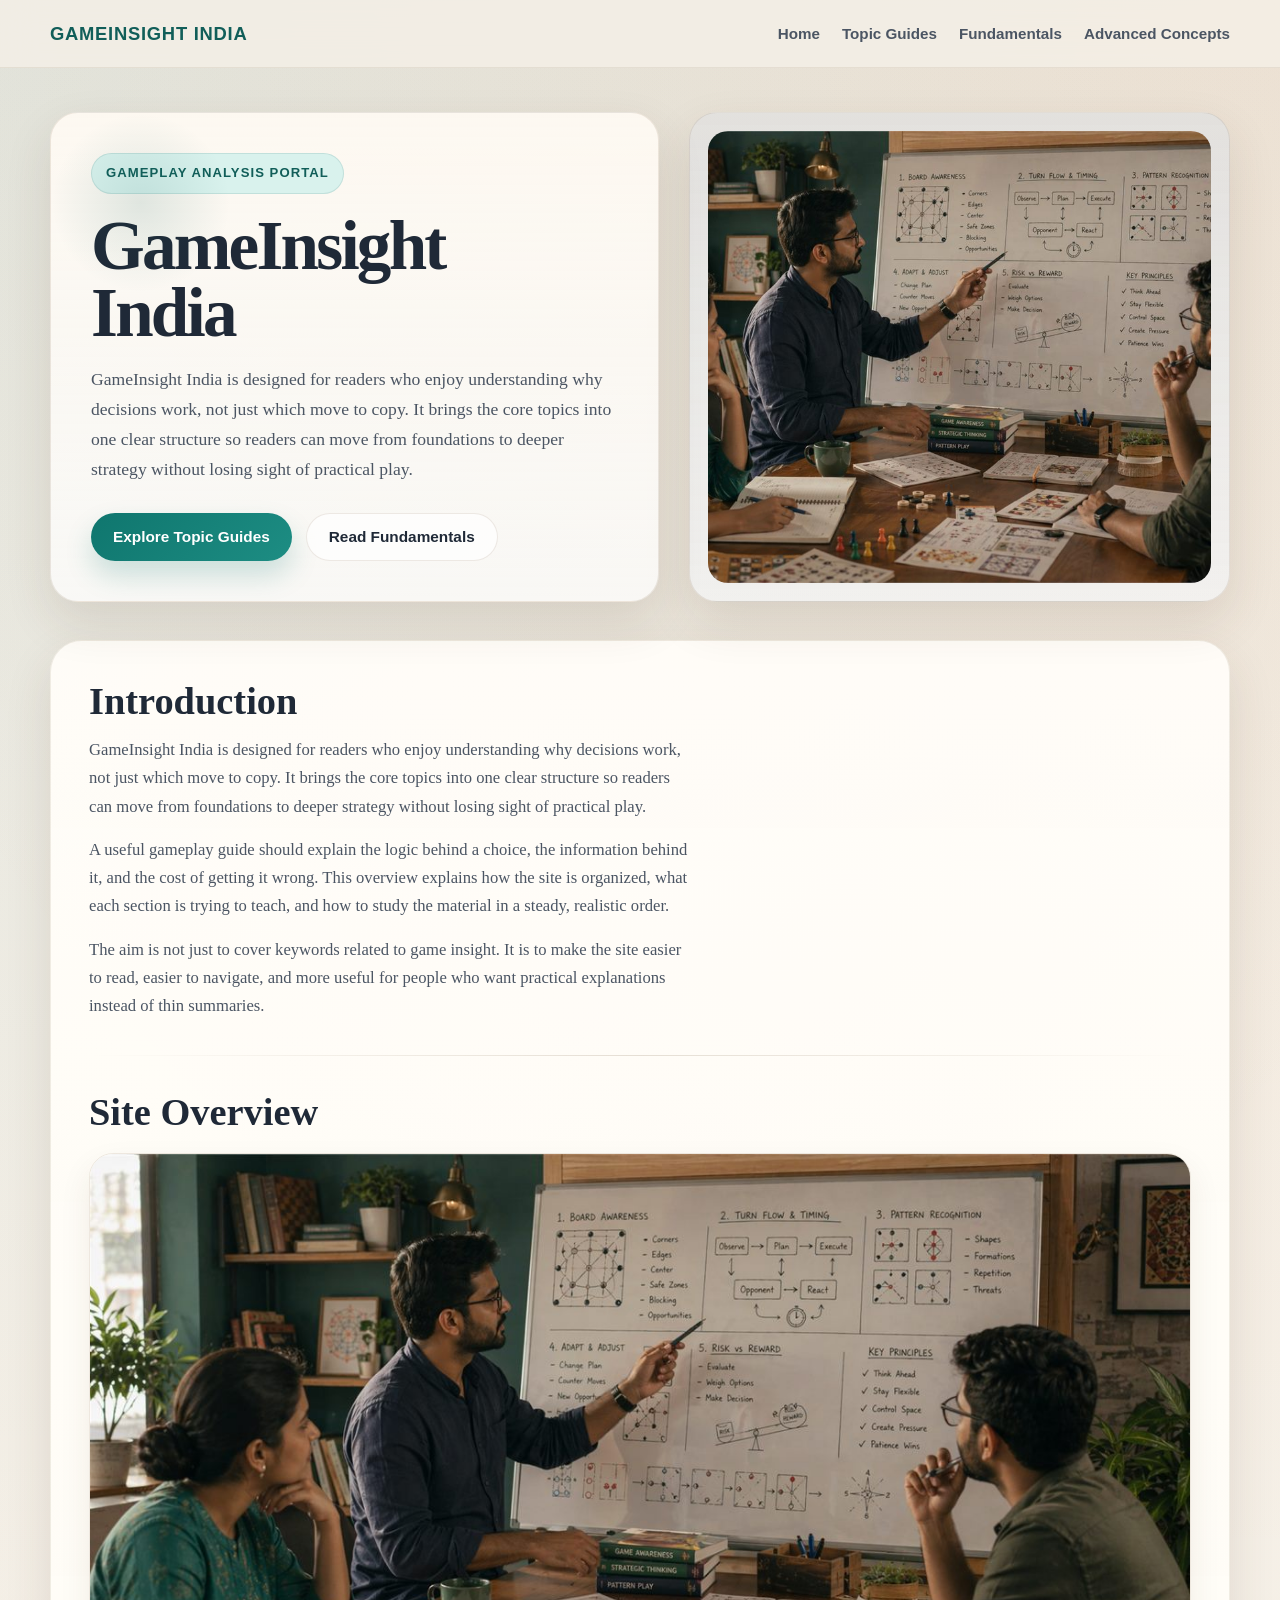
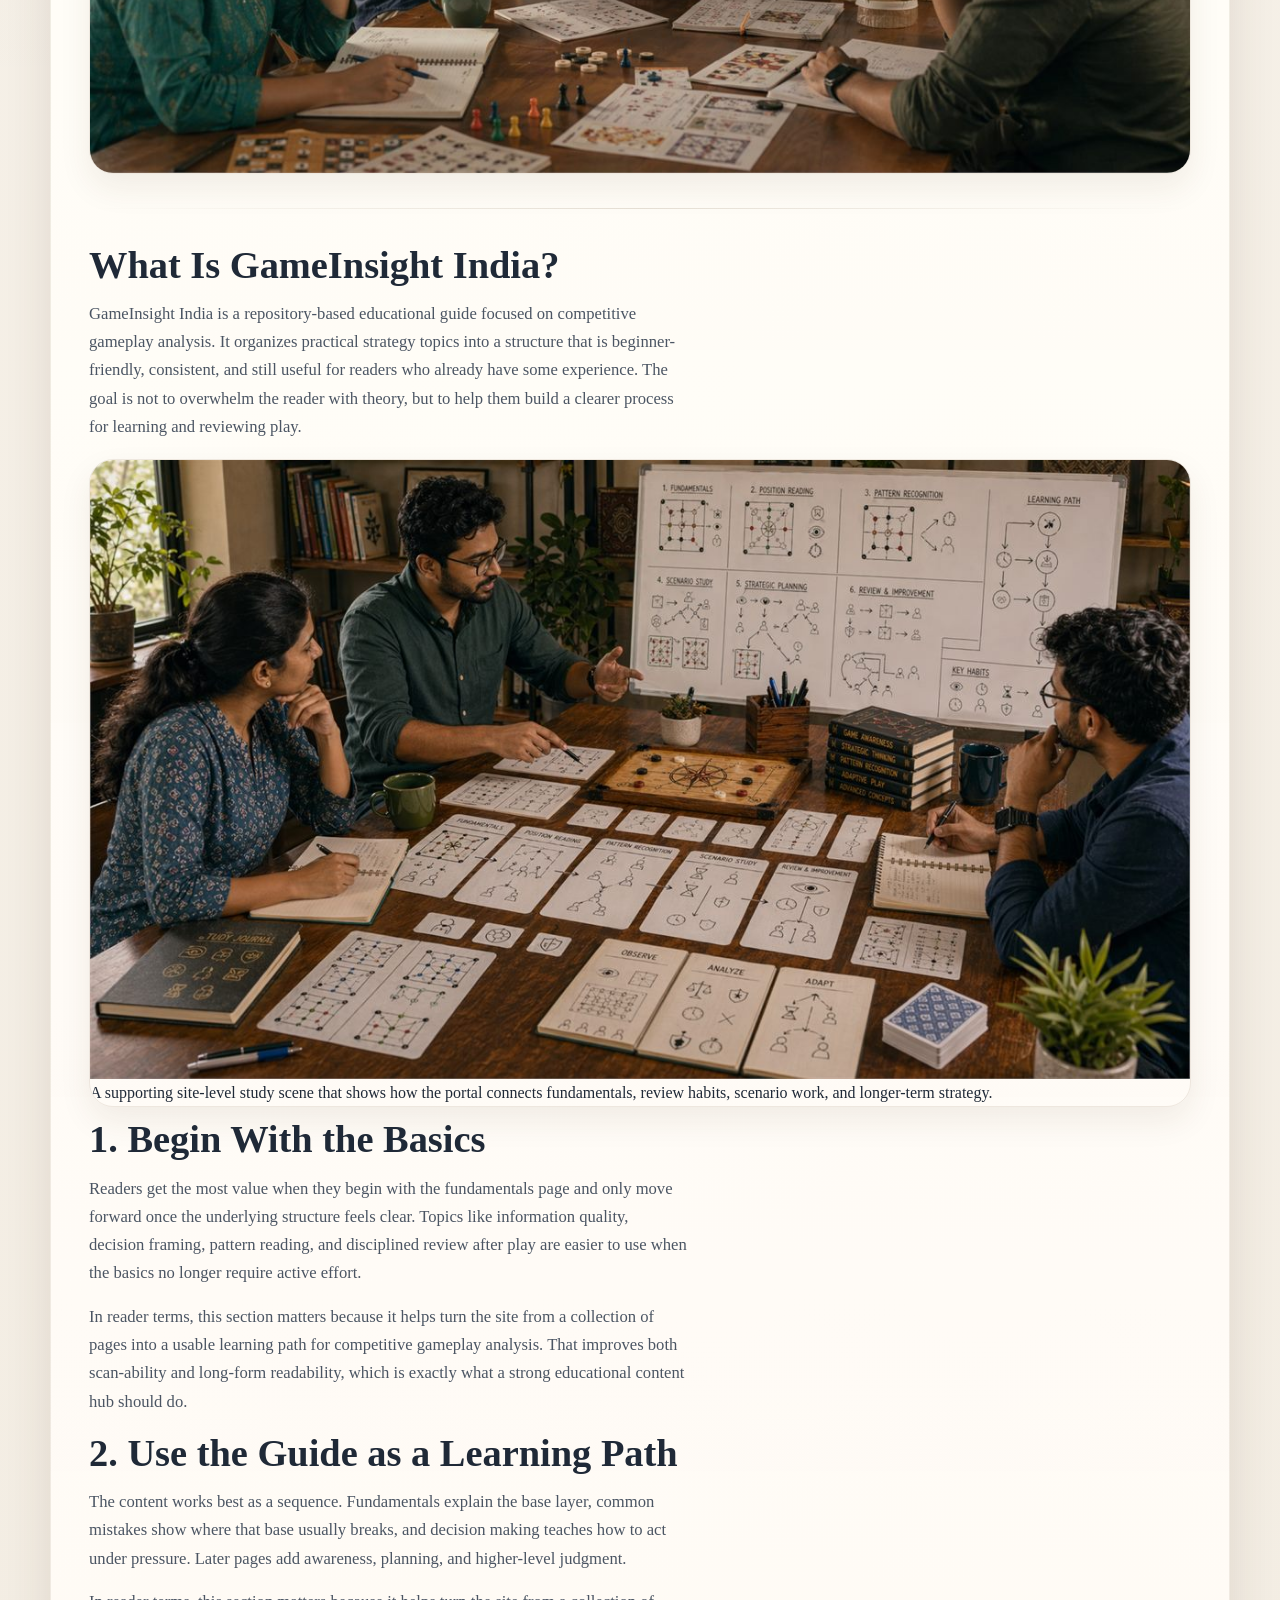
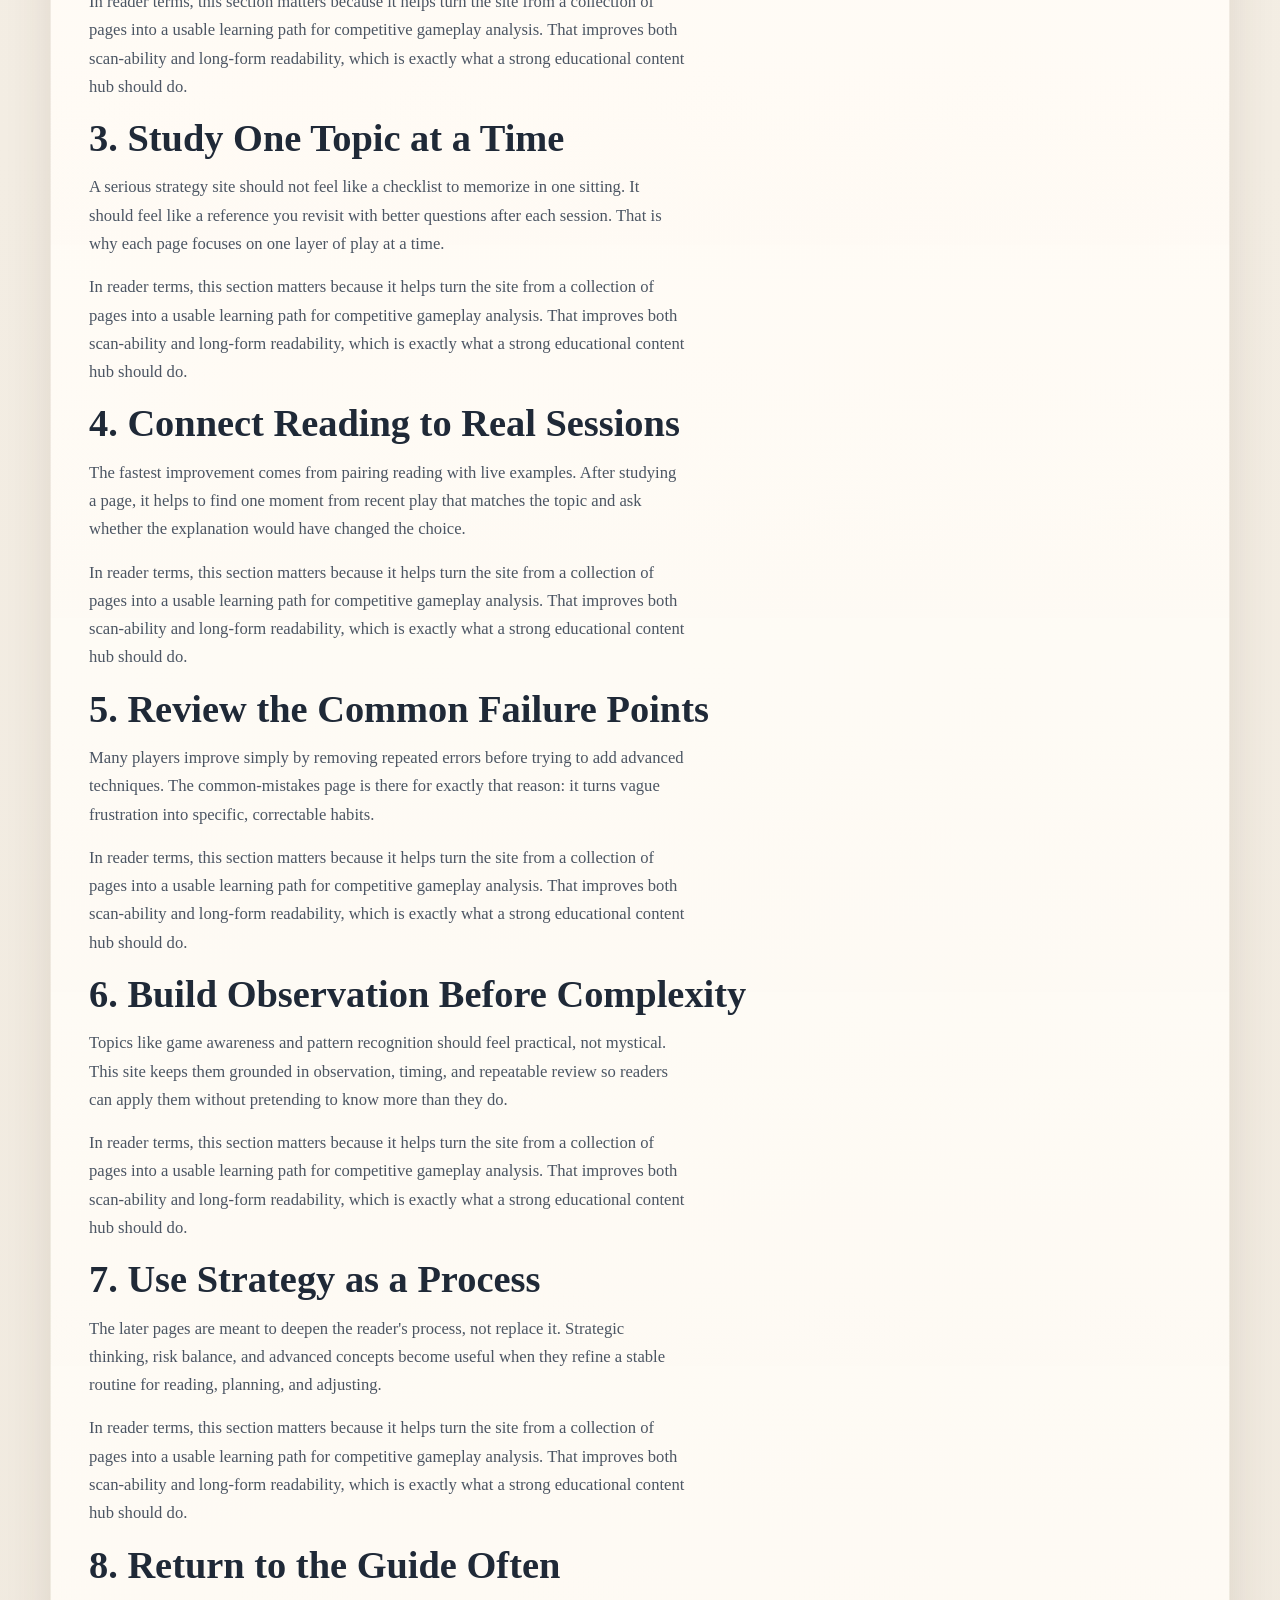
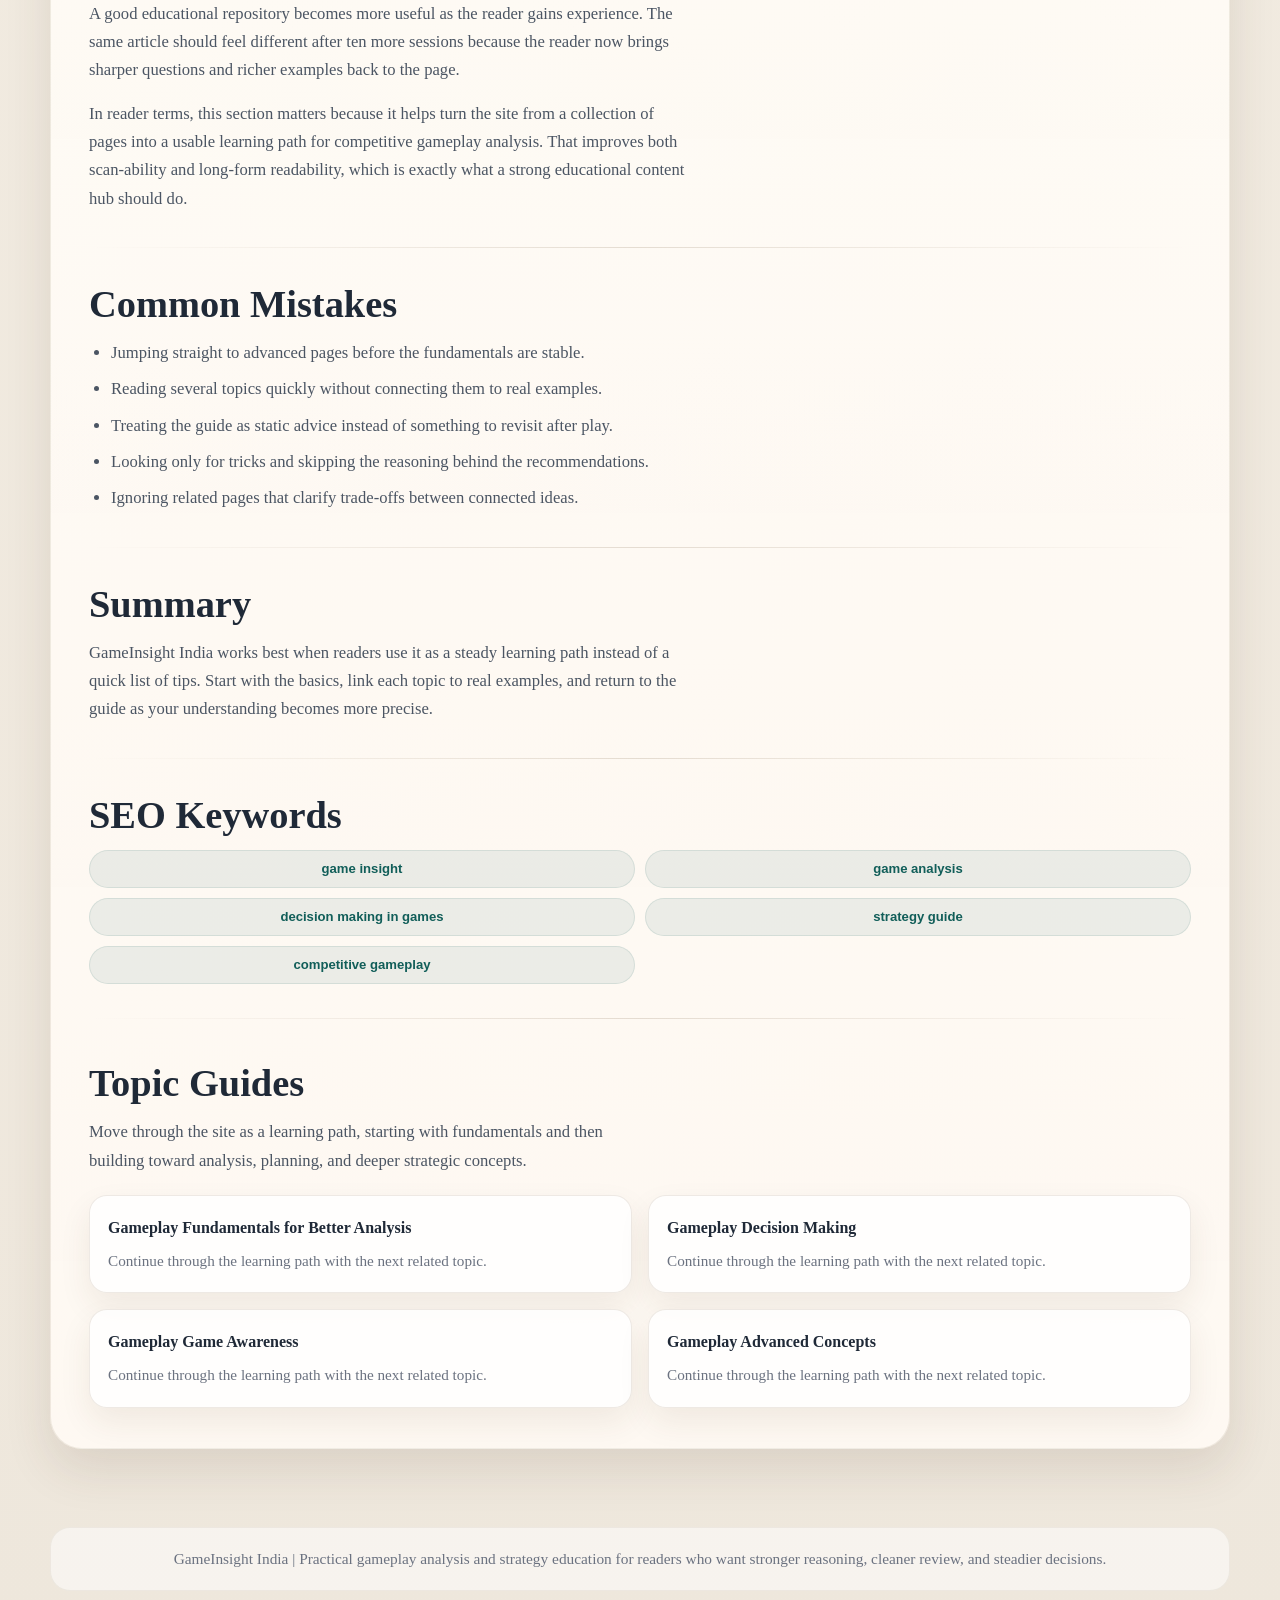
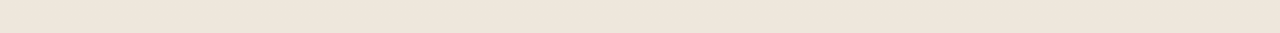
<file: index.html>
<!DOCTYPE html>
<html lang="en">
<head>
  <meta charset="UTF-8" />
  <meta name="viewport" content="width=device-width, initial-scale=1.0" />
  <title>GameInsight India | Competitive Gameplay Learning Hub</title>
  <meta name="description" content="GameInsight India is a practical portal for gameplay analysis, decision making, pattern recognition, and strategic review across games popular in India." />
  <meta name="keywords" content="game insight, game analysis, decision making in games, strategy guide, competitive gameplay" />
  <link rel="stylesheet" href="./assets/css/index.css" />
</head>
<body>
  <header class="topbar">
    <div class="container">
      <div class="brand">GameInsight India</div>
      <nav class="nav-links">
        <a href="./index.html">Home</a>
        <a href="#topic-guides">Topic Guides</a>
        <a href="./fundamentals.html">Fundamentals</a>
        <a href="./advanced-concepts.html">Advanced Concepts</a>
      </nav>
    </div>
  </header>

  <section class="hero">
    <div class="container hero-grid">
      <div>
        <span class="eyebrow">Gameplay Analysis Portal</span>
        <h1>GameInsight India</h1>
        <p>GameInsight India is designed for readers who enjoy understanding why decisions work, not just which move to copy. It brings the core topics into one clear structure so readers can move from foundations to deeper strategy without losing sight of practical play.</p>
        <div class="hero-actions">
          <a class="cta-btn" href="#topic-guides">Explore Topic Guides</a>
          <a class="ghost-btn" href="./fundamentals.html">Read Fundamentals</a>
        </div>
      </div>
      <div class="hero-card"><img src="./assets/images/overview.jpg" alt="GameInsight India teaching overview illustration" /></div>
    </div>
  </section>

  <main class="content">
    <div class="container">
      <article class="article"><h2>Introduction</h2><p>GameInsight India is designed for readers who enjoy understanding why decisions work, not just which move to copy. It brings the core topics into one clear structure so readers can move from foundations to deeper strategy without losing sight of practical play.</p><p>A useful gameplay guide should explain the logic behind a choice, the information behind it, and the cost of getting it wrong. This overview explains how the site is organized, what each section is trying to teach, and how to study the material in a steady, realistic order.</p><p>The aim is not just to cover keywords related to game insight. It is to make the site easier to read, easier to navigate, and more useful for people who want practical explanations instead of thin summaries.</p><hr /><h2>Site Overview</h2><figure class="article-image"><img src="./assets/images/overview.jpg" alt="GameInsight India overview illustration with a calm educational workspace and visual study elements" loading="lazy" /></figure><hr /><h2>What Is GameInsight India?</h2><p>GameInsight India is a repository-based educational guide focused on competitive gameplay analysis. It organizes practical strategy topics into a structure that is beginner-friendly, consistent, and still useful for readers who already have some experience. The goal is not to overwhelm the reader with theory, but to help them build a clearer process for learning and reviewing play.</p><figure class="article-image article-image--support"><img src="./assets/images/overview-study.jpg" alt="GameInsight India study session with grouped topic guides and annotated learning materials" loading="lazy" /><figcaption>A supporting site-level study scene that shows how the portal connects fundamentals, review habits, scenario work, and longer-term strategy.</figcaption></figure><h2>1. Begin With the Basics</h2><p>Readers get the most value when they begin with the fundamentals page and only move forward once the underlying structure feels clear. Topics like information quality, decision framing, pattern reading, and disciplined review after play are easier to use when the basics no longer require active effort.</p><p>In reader terms, this section matters because it helps turn the site from a collection of pages into a usable learning path for competitive gameplay analysis. That improves both scan-ability and long-form readability, which is exactly what a strong educational content hub should do.</p><h2>2. Use the Guide as a Learning Path</h2><p>The content works best as a sequence. Fundamentals explain the base layer, common mistakes show where that base usually breaks, and decision making teaches how to act under pressure. Later pages add awareness, planning, and higher-level judgment.</p><p>In reader terms, this section matters because it helps turn the site from a collection of pages into a usable learning path for competitive gameplay analysis. That improves both scan-ability and long-form readability, which is exactly what a strong educational content hub should do.</p><h2>3. Study One Topic at a Time</h2><p>A serious strategy site should not feel like a checklist to memorize in one sitting. It should feel like a reference you revisit with better questions after each session. That is why each page focuses on one layer of play at a time.</p><p>In reader terms, this section matters because it helps turn the site from a collection of pages into a usable learning path for competitive gameplay analysis. That improves both scan-ability and long-form readability, which is exactly what a strong educational content hub should do.</p><h2>4. Connect Reading to Real Sessions</h2><p>The fastest improvement comes from pairing reading with live examples. After studying a page, it helps to find one moment from recent play that matches the topic and ask whether the explanation would have changed the choice.</p><p>In reader terms, this section matters because it helps turn the site from a collection of pages into a usable learning path for competitive gameplay analysis. That improves both scan-ability and long-form readability, which is exactly what a strong educational content hub should do.</p><h2>5. Review the Common Failure Points</h2><p>Many players improve simply by removing repeated errors before trying to add advanced techniques. The common-mistakes page is there for exactly that reason: it turns vague frustration into specific, correctable habits.</p><p>In reader terms, this section matters because it helps turn the site from a collection of pages into a usable learning path for competitive gameplay analysis. That improves both scan-ability and long-form readability, which is exactly what a strong educational content hub should do.</p><h2>6. Build Observation Before Complexity</h2><p>Topics like game awareness and pattern recognition should feel practical, not mystical. This site keeps them grounded in observation, timing, and repeatable review so readers can apply them without pretending to know more than they do.</p><p>In reader terms, this section matters because it helps turn the site from a collection of pages into a usable learning path for competitive gameplay analysis. That improves both scan-ability and long-form readability, which is exactly what a strong educational content hub should do.</p><h2>7. Use Strategy as a Process</h2><p>The later pages are meant to deepen the reader&#x27;s process, not replace it. Strategic thinking, risk balance, and advanced concepts become useful when they refine a stable routine for reading, planning, and adjusting.</p><p>In reader terms, this section matters because it helps turn the site from a collection of pages into a usable learning path for competitive gameplay analysis. That improves both scan-ability and long-form readability, which is exactly what a strong educational content hub should do.</p><h2>8. Return to the Guide Often</h2><p>A good educational repository becomes more useful as the reader gains experience. The same article should feel different after ten more sessions because the reader now brings sharper questions and richer examples back to the page.</p><p>In reader terms, this section matters because it helps turn the site from a collection of pages into a usable learning path for competitive gameplay analysis. That improves both scan-ability and long-form readability, which is exactly what a strong educational content hub should do.</p><hr /><h2>Common Mistakes</h2><ul><li>Jumping straight to advanced pages before the fundamentals are stable.</li><li>Reading several topics quickly without connecting them to real examples.</li><li>Treating the guide as static advice instead of something to revisit after play.</li><li>Looking only for tricks and skipping the reasoning behind the recommendations.</li><li>Ignoring related pages that clarify trade-offs between connected ideas.</li></ul><hr /><h2>Summary</h2><p>GameInsight India works best when readers use it as a steady learning path instead of a quick list of tips. Start with the basics, link each topic to real examples, and return to the guide as your understanding becomes more precise.</p><hr /><h2>SEO Keywords</h2><div class="keyword-list"><span class="keyword-pill">game insight</span><span class="keyword-pill">game analysis</span><span class="keyword-pill">decision making in games</span><span class="keyword-pill">strategy guide</span><span class="keyword-pill">competitive gameplay</span></div>
        <hr />
        <section class="section" id="topic-guides">
          <div class="section-title"><div><h2>Topic Guides</h2><p>Move through the site as a learning path, starting with fundamentals and then building toward analysis, planning, and deeper strategic concepts.</p></div></div>
          <div class="related-grid"><a class="related-card" href="./fundamentals.html"><strong>Gameplay Fundamentals for Better Analysis</strong><span>Continue through the learning path with the next related topic.</span></a><a class="related-card" href="./decision-making.html"><strong>Gameplay Decision Making</strong><span>Continue through the learning path with the next related topic.</span></a><a class="related-card" href="./game-awareness.html"><strong>Gameplay Game Awareness</strong><span>Continue through the learning path with the next related topic.</span></a><a class="related-card" href="./advanced-concepts.html"><strong>Gameplay Advanced Concepts</strong><span>Continue through the learning path with the next related topic.</span></a></div>
        </section>
      </article>
    </div>
  </main>

  <footer class="footer"><div class="container">GameInsight India | Practical gameplay analysis and strategy education for readers who want stronger reasoning, cleaner review, and steadier decisions.</div></footer>
</body>
</html>
</file>
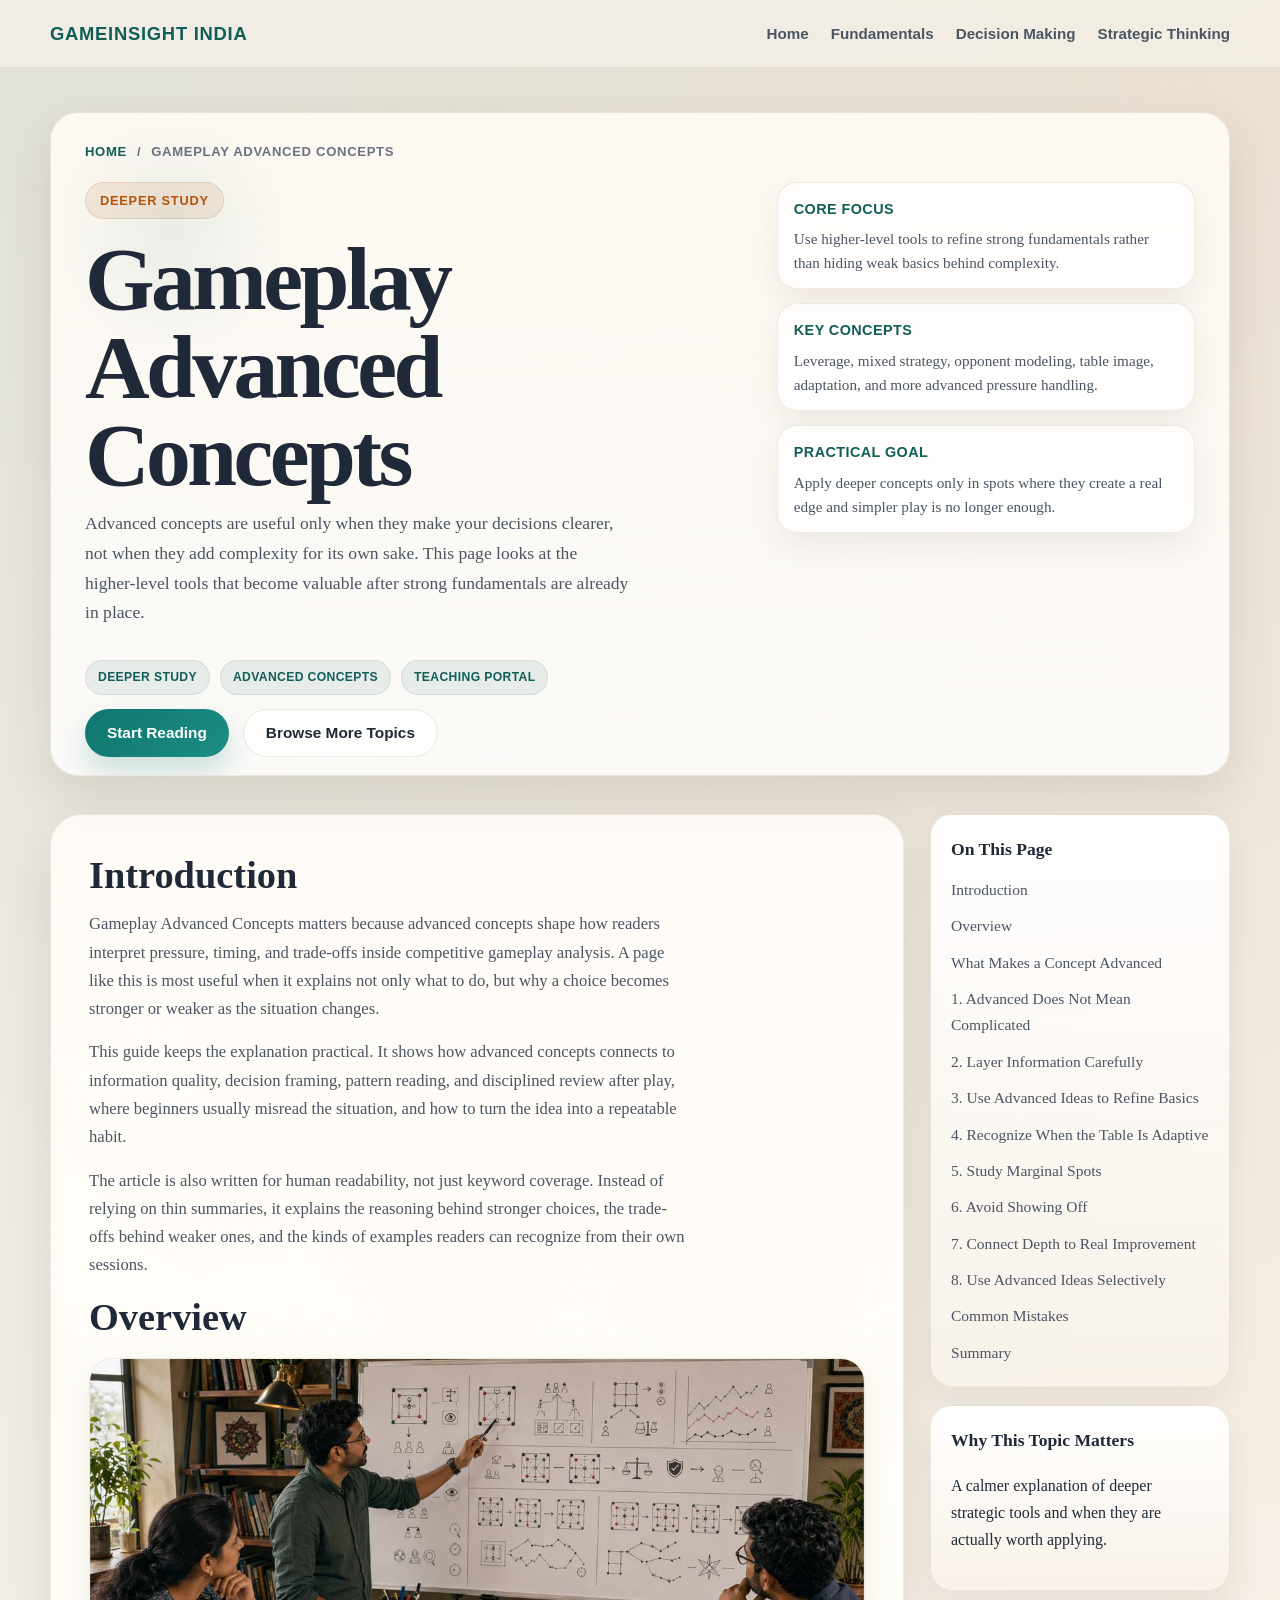
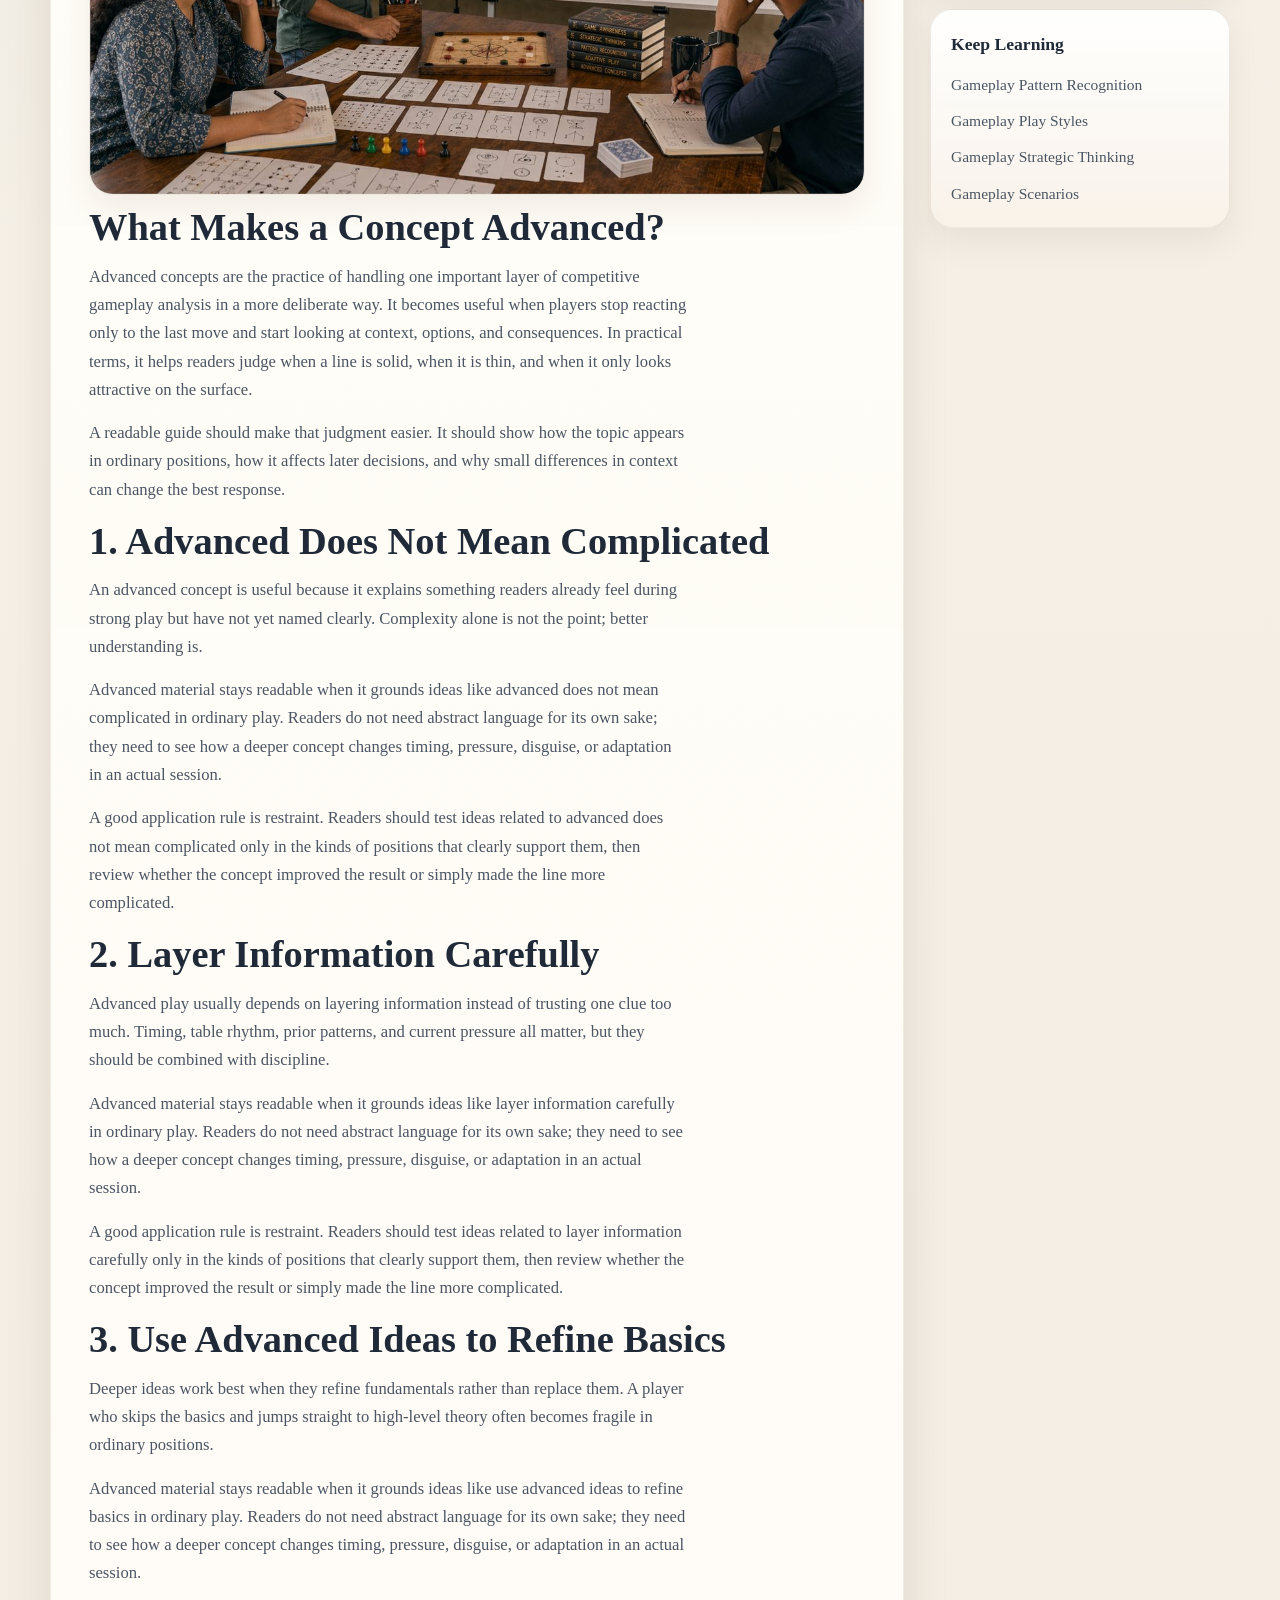
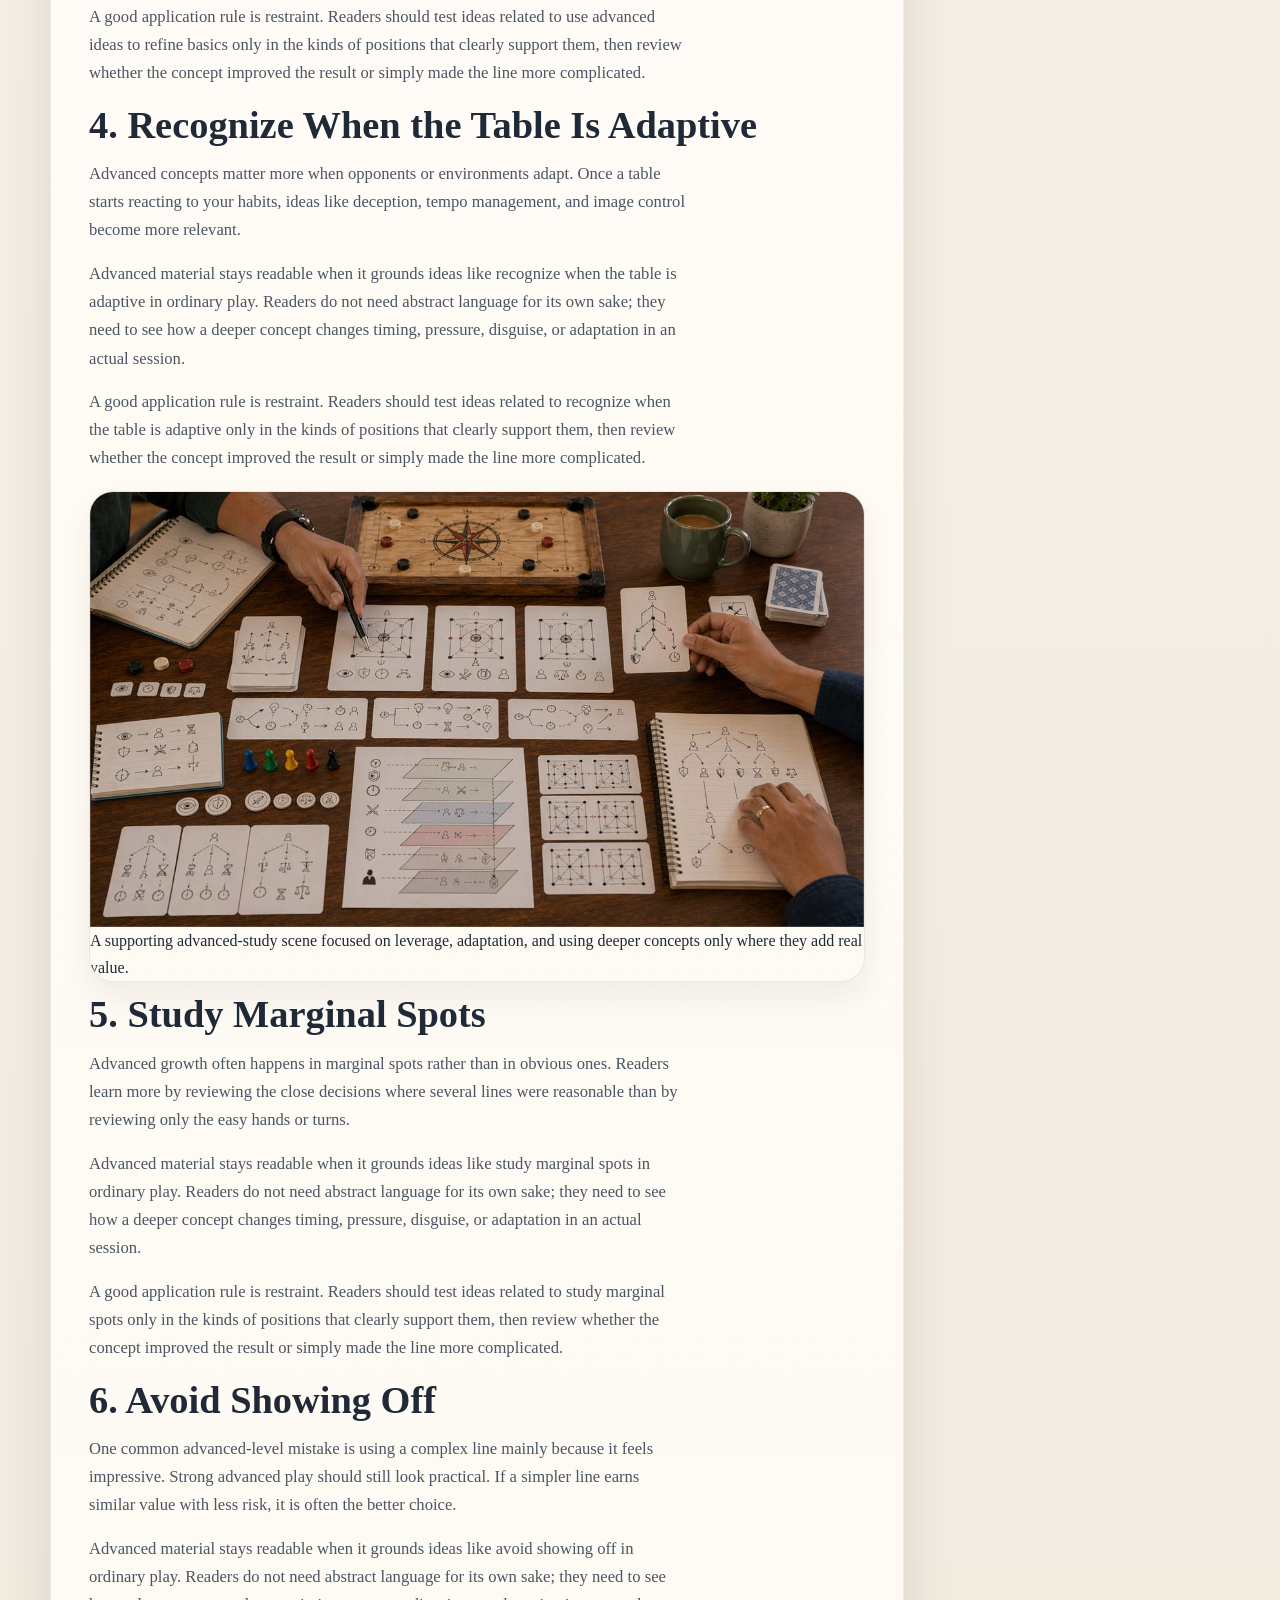
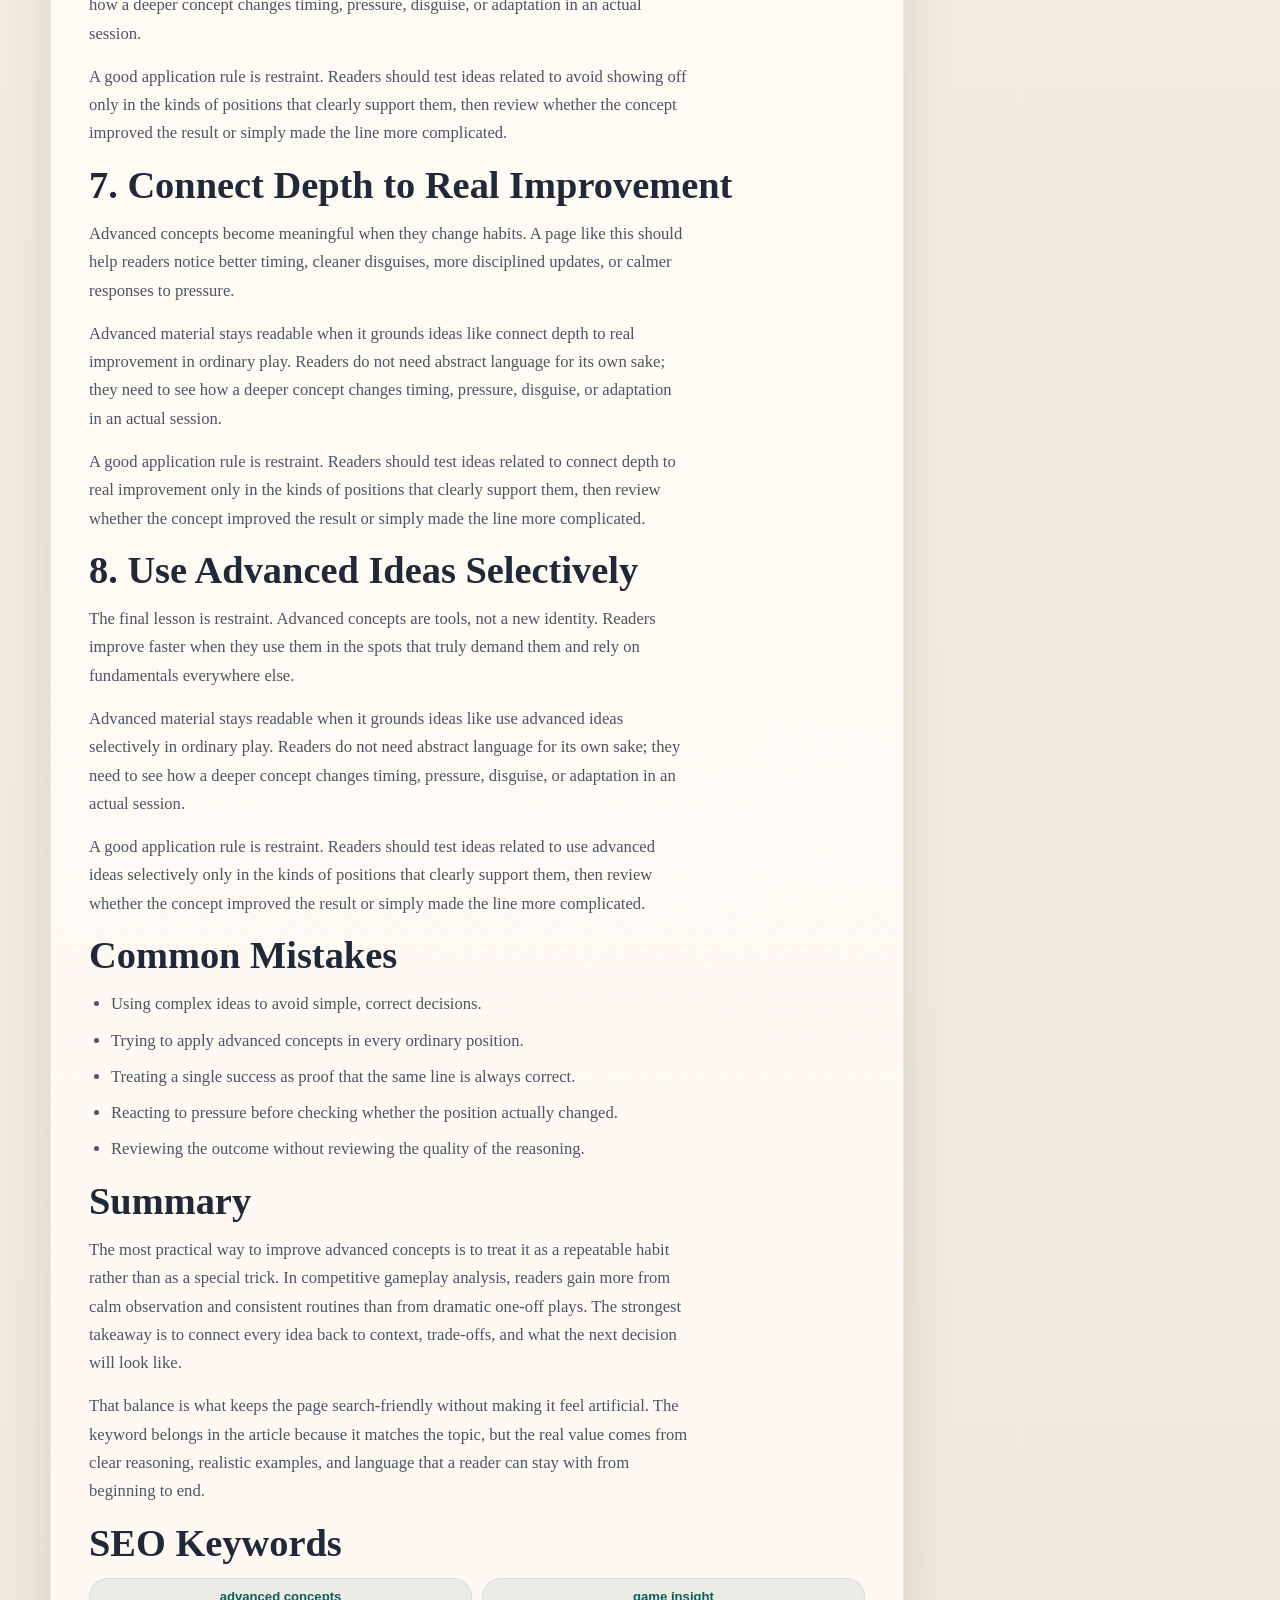
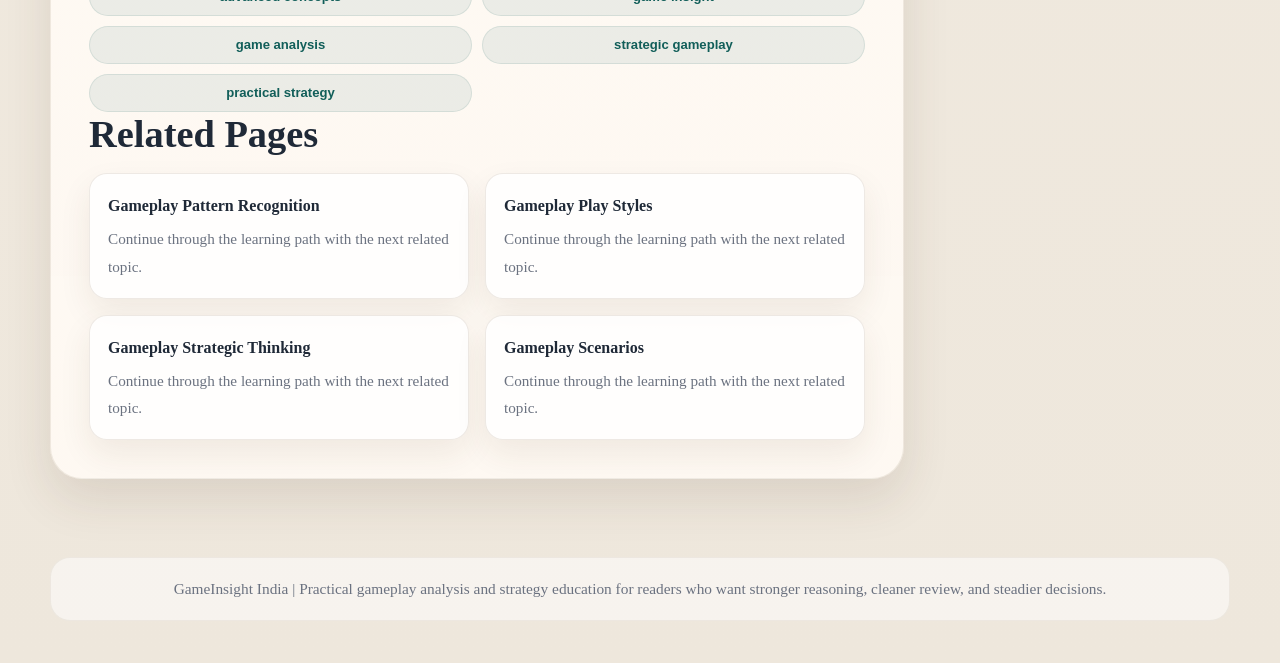
<file: advanced-concepts.html>
<!DOCTYPE html>
<html lang="en">
<head>
  <meta charset="UTF-8" />
  <meta name="viewport" content="width=device-width, initial-scale=1.0" />
  <title>Gameplay Advanced Concepts | GameInsight India</title>
  <meta name="description" content="Gameplay Advanced Concepts matters because advanced concepts shape how readers interpret pressure, timing, and trade-offs inside competitive gameplay analysis. A page like this..." />
  <meta name="keywords" content="advanced concepts, game insight, game analysis, strategic gameplay, practical strategy" />
  <link rel="stylesheet" href="./assets/css/index.css" />
</head>
<body>
  <header class="topbar">
    <div class="container">
      <div class="brand">GameInsight India</div>
      <nav class="nav-links">
        <a href="./index.html">Home</a>
        <a href="./fundamentals.html">Fundamentals</a>
        <a href="./decision-making.html">Decision Making</a>
        <a href="./strategic-thinking.html">Strategic Thinking</a>
      </nav>
    </div>
  </header>

  <section class="hero page-hero page-hero--compact">
    <div class="container">
      <div class="page-hero-panel">
        <div class="breadcrumb"><a href="./index.html">Home</a><span>/</span><span>Gameplay Advanced Concepts</span></div>
        <div class="page-hero-head">
          <div class="page-hero-copy">
            <span class="page-kicker">Deeper Study</span>
            <h1>Gameplay Advanced Concepts</h1>
            <p class="page-hero-lead">Advanced concepts are useful only when they make your decisions clearer, not when they add complexity for its own sake. This page looks at the higher-level tools that become valuable after strong fundamentals are already in place.</p>
          </div>
          <div class="page-hero-notes"><div class="page-hero-note"><strong>Core Focus</strong><span>Use higher-level tools to refine strong fundamentals rather than hiding weak basics behind complexity.</span></div><div class="page-hero-note"><strong>Key Concepts</strong><span>Leverage, mixed strategy, opponent modeling, table image, adaptation, and more advanced pressure handling.</span></div><div class="page-hero-note"><strong>Practical Goal</strong><span>Apply deeper concepts only in spots where they create a real edge and simpler play is no longer enough.</span></div></div>
        </div>
        <div class="hero-summary hero-summary-compact"><p>Advanced concepts are useful only when they make your decisions clearer, not when they add complexity for its own sake. This page looks at the higher-level tools that become valuable after strong fundamentals are already in place.</p></div>
        <div class="hero-chip-row"><span class="chip">Deeper Study</span><span class="chip">advanced concepts</span><span class="chip">Teaching Portal</span></div>
        <div class="hero-actions">
          <a class="cta-btn" href="#overview">Start Reading</a>
          <a class="ghost-btn" href="./index.html#topic-guides">Browse More Topics</a>
        </div>
      </div>
    </div>
  </section>

  <main class="content">
    <div class="container content-shell">
      <article class="article"><section class="article-section" id="introduction"><h2>Introduction</h2><p>Gameplay Advanced Concepts matters because advanced concepts shape how readers interpret pressure, timing, and trade-offs inside competitive gameplay analysis. A page like this is most useful when it explains not only what to do, but why a choice becomes stronger or weaker as the situation changes.</p><p>This guide keeps the explanation practical. It shows how advanced concepts connects to information quality, decision framing, pattern reading, and disciplined review after play, where beginners usually misread the situation, and how to turn the idea into a repeatable habit.</p><p>The article is also written for human readability, not just keyword coverage. Instead of relying on thin summaries, it explains the reasoning behind stronger choices, the trade-offs behind weaker ones, and the kinds of examples readers can recognize from their own sessions.</p></section><section class="article-section" id="overview"><h2>Overview</h2><figure class="article-image"><img src="./assets/images/advanced-concepts.jpg" alt="GameInsight India advanced concepts illustration in a calm educational workspace" loading="lazy" /></figure></section><section class="article-section" id="what-makes-a-concept-advanced"><h2>What Makes a Concept Advanced?</h2><p>Advanced concepts are the practice of handling one important layer of competitive gameplay analysis in a more deliberate way. It becomes useful when players stop reacting only to the last move and start looking at context, options, and consequences. In practical terms, it helps readers judge when a line is solid, when it is thin, and when it only looks attractive on the surface.</p><p>A readable guide should make that judgment easier. It should show how the topic appears in ordinary positions, how it affects later decisions, and why small differences in context can change the best response.</p></section><section class="article-section" id="1-advanced-does-not-mean-complicated"><h2>1. Advanced Does Not Mean Complicated</h2><p>An advanced concept is useful because it explains something readers already feel during strong play but have not yet named clearly. Complexity alone is not the point; better understanding is.</p><p>Advanced material stays readable when it grounds ideas like advanced does not mean complicated in ordinary play. Readers do not need abstract language for its own sake; they need to see how a deeper concept changes timing, pressure, disguise, or adaptation in an actual session.</p><p>A good application rule is restraint. Readers should test ideas related to advanced does not mean complicated only in the kinds of positions that clearly support them, then review whether the concept improved the result or simply made the line more complicated.</p></section><section class="article-section" id="2-layer-information-carefully"><h2>2. Layer Information Carefully</h2><p>Advanced play usually depends on layering information instead of trusting one clue too much. Timing, table rhythm, prior patterns, and current pressure all matter, but they should be combined with discipline.</p><p>Advanced material stays readable when it grounds ideas like layer information carefully in ordinary play. Readers do not need abstract language for its own sake; they need to see how a deeper concept changes timing, pressure, disguise, or adaptation in an actual session.</p><p>A good application rule is restraint. Readers should test ideas related to layer information carefully only in the kinds of positions that clearly support them, then review whether the concept improved the result or simply made the line more complicated.</p></section><section class="article-section" id="3-use-advanced-ideas-to-refine-basics"><h2>3. Use Advanced Ideas to Refine Basics</h2><p>Deeper ideas work best when they refine fundamentals rather than replace them. A player who skips the basics and jumps straight to high-level theory often becomes fragile in ordinary positions.</p><p>Advanced material stays readable when it grounds ideas like use advanced ideas to refine basics in ordinary play. Readers do not need abstract language for its own sake; they need to see how a deeper concept changes timing, pressure, disguise, or adaptation in an actual session.</p><p>A good application rule is restraint. Readers should test ideas related to use advanced ideas to refine basics only in the kinds of positions that clearly support them, then review whether the concept improved the result or simply made the line more complicated.</p></section><section class="article-section" id="4-recognize-when-the-table-is-adaptive"><h2>4. Recognize When the Table Is Adaptive</h2><p>Advanced concepts matter more when opponents or environments adapt. Once a table starts reacting to your habits, ideas like deception, tempo management, and image control become more relevant.</p><p>Advanced material stays readable when it grounds ideas like recognize when the table is adaptive in ordinary play. Readers do not need abstract language for its own sake; they need to see how a deeper concept changes timing, pressure, disguise, or adaptation in an actual session.</p><p>A good application rule is restraint. Readers should test ideas related to recognize when the table is adaptive only in the kinds of positions that clearly support them, then review whether the concept improved the result or simply made the line more complicated.</p><figure class="article-image article-image--support"><img src="./assets/images/advanced-concepts-study.jpg" alt="Advanced gameplay workshop with leverage, adaptation, and layered strategic notes" loading="lazy" /><figcaption>A supporting advanced-study scene focused on leverage, adaptation, and using deeper concepts only where they add real value.</figcaption></figure></section><section class="article-section" id="5-study-marginal-spots"><h2>5. Study Marginal Spots</h2><p>Advanced growth often happens in marginal spots rather than in obvious ones. Readers learn more by reviewing the close decisions where several lines were reasonable than by reviewing only the easy hands or turns.</p><p>Advanced material stays readable when it grounds ideas like study marginal spots in ordinary play. Readers do not need abstract language for its own sake; they need to see how a deeper concept changes timing, pressure, disguise, or adaptation in an actual session.</p><p>A good application rule is restraint. Readers should test ideas related to study marginal spots only in the kinds of positions that clearly support them, then review whether the concept improved the result or simply made the line more complicated.</p></section><section class="article-section" id="6-avoid-showing-off"><h2>6. Avoid Showing Off</h2><p>One common advanced-level mistake is using a complex line mainly because it feels impressive. Strong advanced play should still look practical. If a simpler line earns similar value with less risk, it is often the better choice.</p><p>Advanced material stays readable when it grounds ideas like avoid showing off in ordinary play. Readers do not need abstract language for its own sake; they need to see how a deeper concept changes timing, pressure, disguise, or adaptation in an actual session.</p><p>A good application rule is restraint. Readers should test ideas related to avoid showing off only in the kinds of positions that clearly support them, then review whether the concept improved the result or simply made the line more complicated.</p></section><section class="article-section" id="7-connect-depth-to-real-improvement"><h2>7. Connect Depth to Real Improvement</h2><p>Advanced concepts become meaningful when they change habits. A page like this should help readers notice better timing, cleaner disguises, more disciplined updates, or calmer responses to pressure.</p><p>Advanced material stays readable when it grounds ideas like connect depth to real improvement in ordinary play. Readers do not need abstract language for its own sake; they need to see how a deeper concept changes timing, pressure, disguise, or adaptation in an actual session.</p><p>A good application rule is restraint. Readers should test ideas related to connect depth to real improvement only in the kinds of positions that clearly support them, then review whether the concept improved the result or simply made the line more complicated.</p></section><section class="article-section" id="8-use-advanced-ideas-selectively"><h2>8. Use Advanced Ideas Selectively</h2><p>The final lesson is restraint. Advanced concepts are tools, not a new identity. Readers improve faster when they use them in the spots that truly demand them and rely on fundamentals everywhere else.</p><p>Advanced material stays readable when it grounds ideas like use advanced ideas selectively in ordinary play. Readers do not need abstract language for its own sake; they need to see how a deeper concept changes timing, pressure, disguise, or adaptation in an actual session.</p><p>A good application rule is restraint. Readers should test ideas related to use advanced ideas selectively only in the kinds of positions that clearly support them, then review whether the concept improved the result or simply made the line more complicated.</p></section><section class="article-section" id="common-mistakes"><h2>Common Mistakes</h2><ul><li>Using complex ideas to avoid simple, correct decisions.</li><li>Trying to apply advanced concepts in every ordinary position.</li><li>Treating a single success as proof that the same line is always correct.</li><li>Reacting to pressure before checking whether the position actually changed.</li><li>Reviewing the outcome without reviewing the quality of the reasoning.</li></ul></section><section class="article-section" id="summary"><h2>Summary</h2><p class="article-lead">The most practical way to improve advanced concepts is to treat it as a repeatable habit rather than as a special trick. In competitive gameplay analysis, readers gain more from calm observation and consistent routines than from dramatic one-off plays. The strongest takeaway is to connect every idea back to context, trade-offs, and what the next decision will look like.</p><p>That balance is what keeps the page search-friendly without making it feel artificial. The keyword belongs in the article because it matches the topic, but the real value comes from clear reasoning, realistic examples, and language that a reader can stay with from beginning to end.</p></section><section class="article-section" id="seo-keywords"><h2>SEO Keywords</h2><div class="keyword-list"><span class="keyword-pill">advanced concepts</span><span class="keyword-pill">game insight</span><span class="keyword-pill">game analysis</span><span class="keyword-pill">strategic gameplay</span><span class="keyword-pill">practical strategy</span></div></section><section class="article-section" id="related-pages"><h2>Related Pages</h2><div class="related-grid"><a class="related-card" href="./pattern-recognition.html"><strong>Gameplay Pattern Recognition</strong><span>Continue through the learning path with the next related topic.</span></a><a class="related-card" href="./play-styles.html"><strong>Gameplay Play Styles</strong><span>Continue through the learning path with the next related topic.</span></a><a class="related-card" href="./strategic-thinking.html"><strong>Gameplay Strategic Thinking</strong><span>Continue through the learning path with the next related topic.</span></a><a class="related-card" href="./scenarios.html"><strong>Gameplay Scenarios</strong><span>Continue through the learning path with the next related topic.</span></a></div></section></article>
      <aside class="sidebar-stack">
        <section class="sidebar-card">
          <h3>On This Page</h3>
          <div class="toc-list"><a href="#introduction">Introduction</a><a href="#overview">Overview</a><a href="#what-makes-a-concept-advanced">What Makes a Concept Advanced</a><a href="#1-advanced-does-not-mean-complicated">1. Advanced Does Not Mean Complicated</a><a href="#2-layer-information-carefully">2. Layer Information Carefully</a><a href="#3-use-advanced-ideas-to-refine-basics">3. Use Advanced Ideas to Refine Basics</a><a href="#4-recognize-when-the-table-is-adaptive">4. Recognize When the Table Is Adaptive</a><a href="#5-study-marginal-spots">5. Study Marginal Spots</a><a href="#6-avoid-showing-off">6. Avoid Showing Off</a><a href="#7-connect-depth-to-real-improvement">7. Connect Depth to Real Improvement</a><a href="#8-use-advanced-ideas-selectively">8. Use Advanced Ideas Selectively</a><a href="#common-mistakes">Common Mistakes</a><a href="#summary">Summary</a></div>
        </section>
        <section class="sidebar-card">
          <h3>Why This Topic Matters</h3>
          <p>A calmer explanation of deeper strategic tools and when they are actually worth applying.</p>
        </section>
        <section class="sidebar-card">
          <h3>Keep Learning</h3>
          <div class="related-list"><a href="./pattern-recognition.html">Gameplay Pattern Recognition</a><a href="./play-styles.html">Gameplay Play Styles</a><a href="./strategic-thinking.html">Gameplay Strategic Thinking</a><a href="./scenarios.html">Gameplay Scenarios</a></div>
        </section>
      </aside>
    </div>
  </main>

  <footer class="footer">
    <div class="container">
      GameInsight India | Practical gameplay analysis and strategy education for readers who want stronger reasoning, cleaner review, and steadier decisions.
    </div>
  </footer>
</body>
</html>
</file>
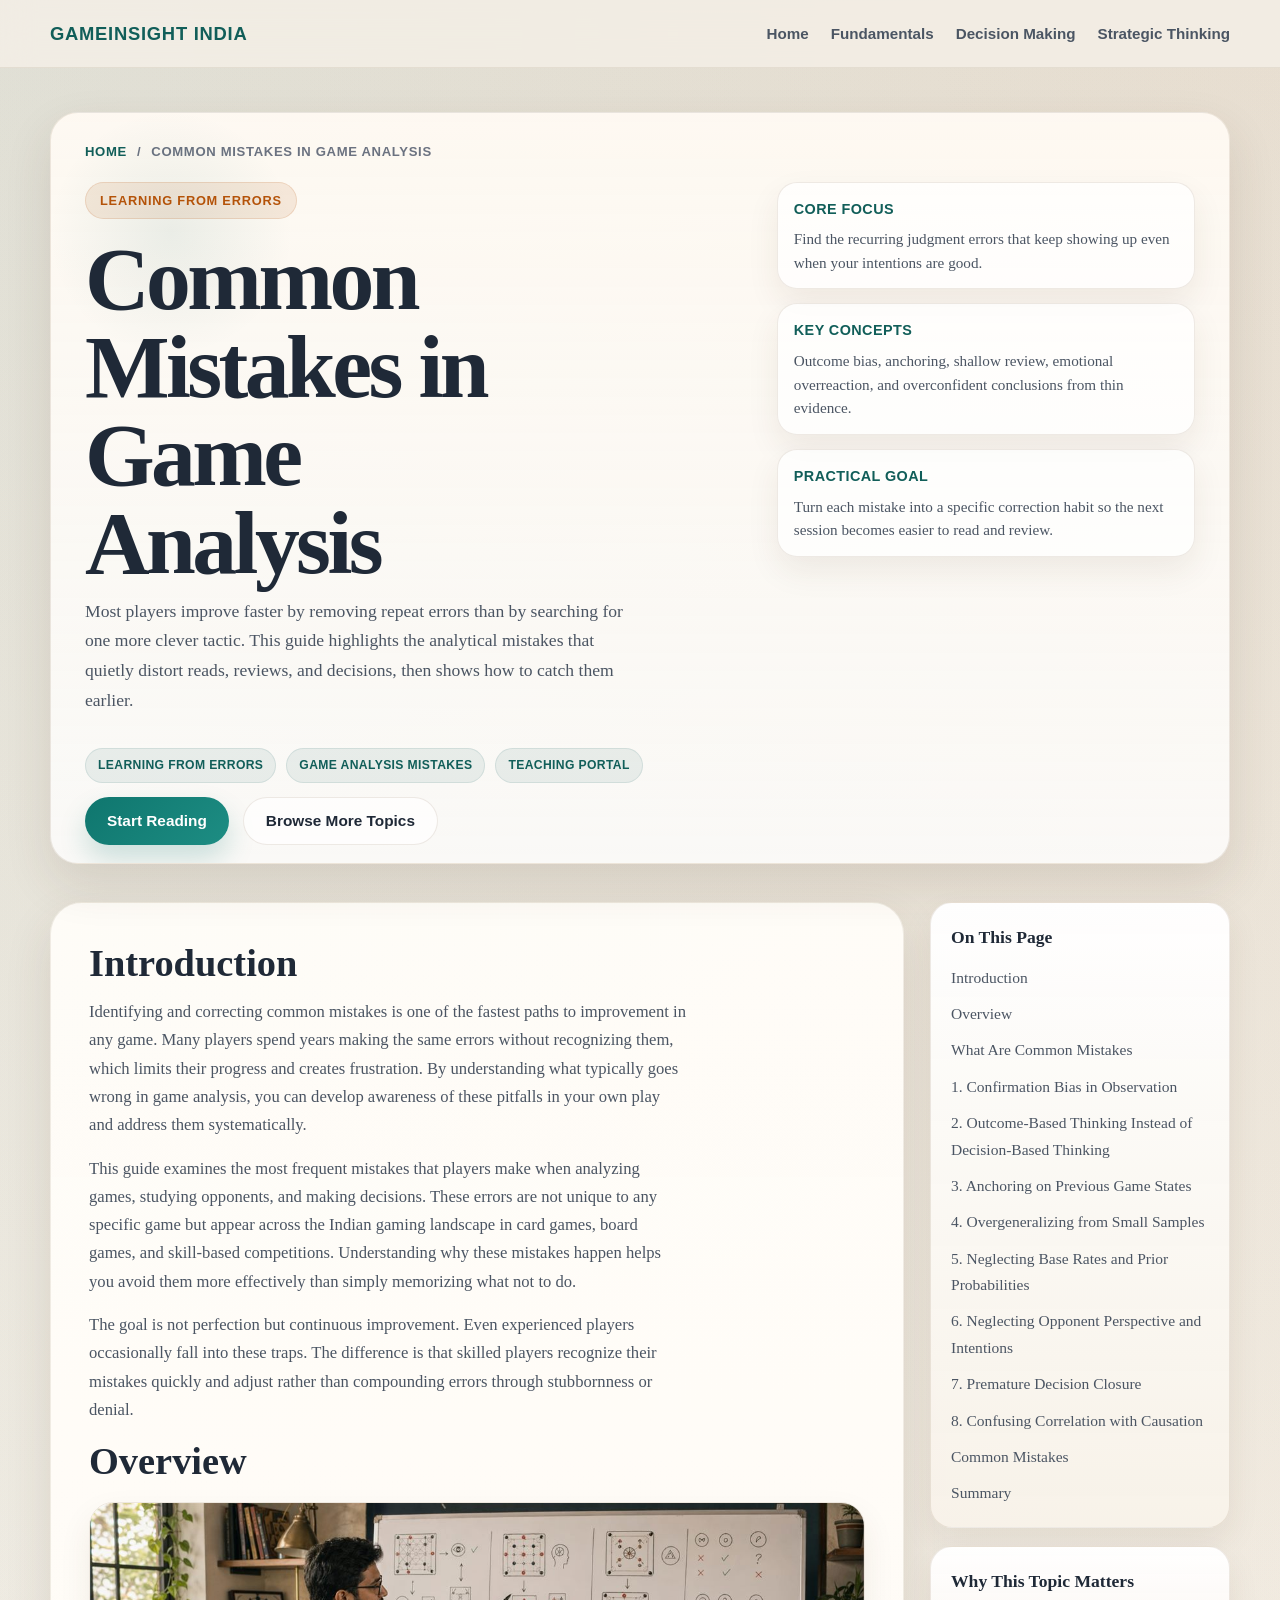
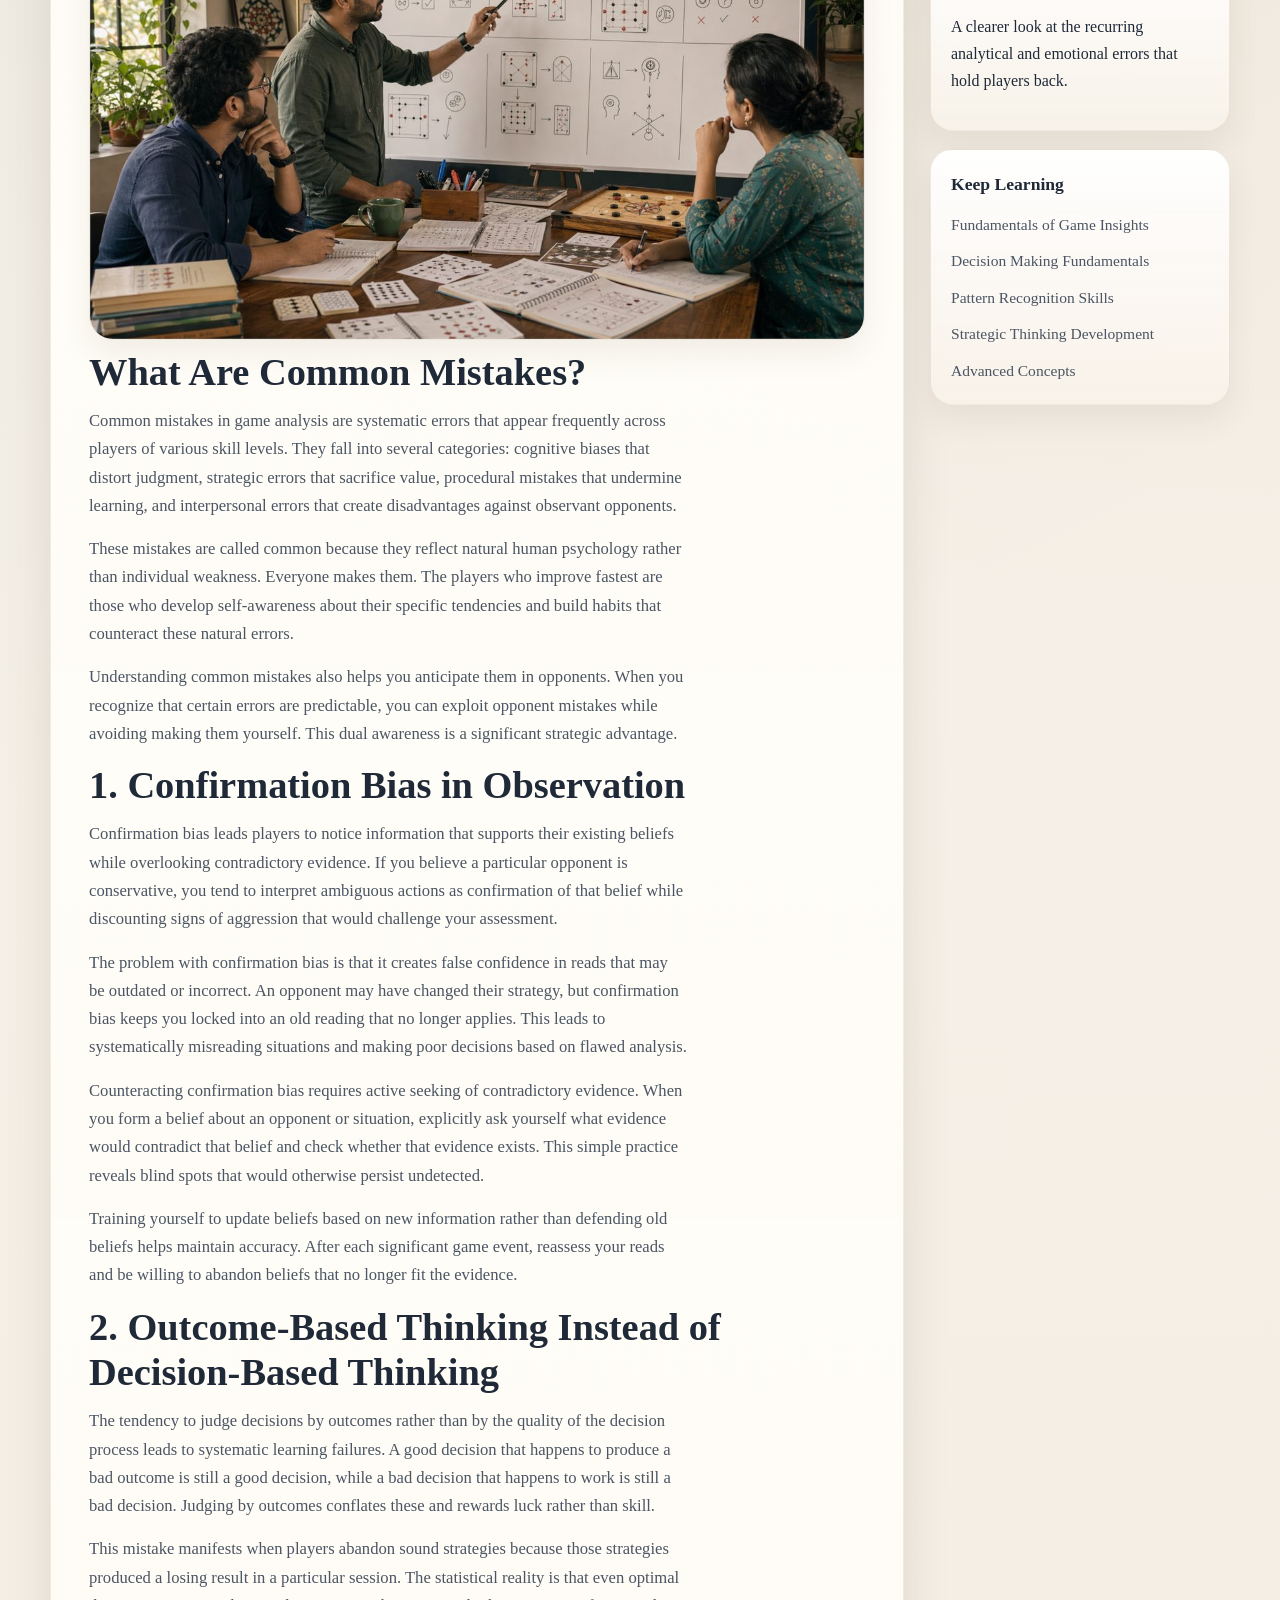
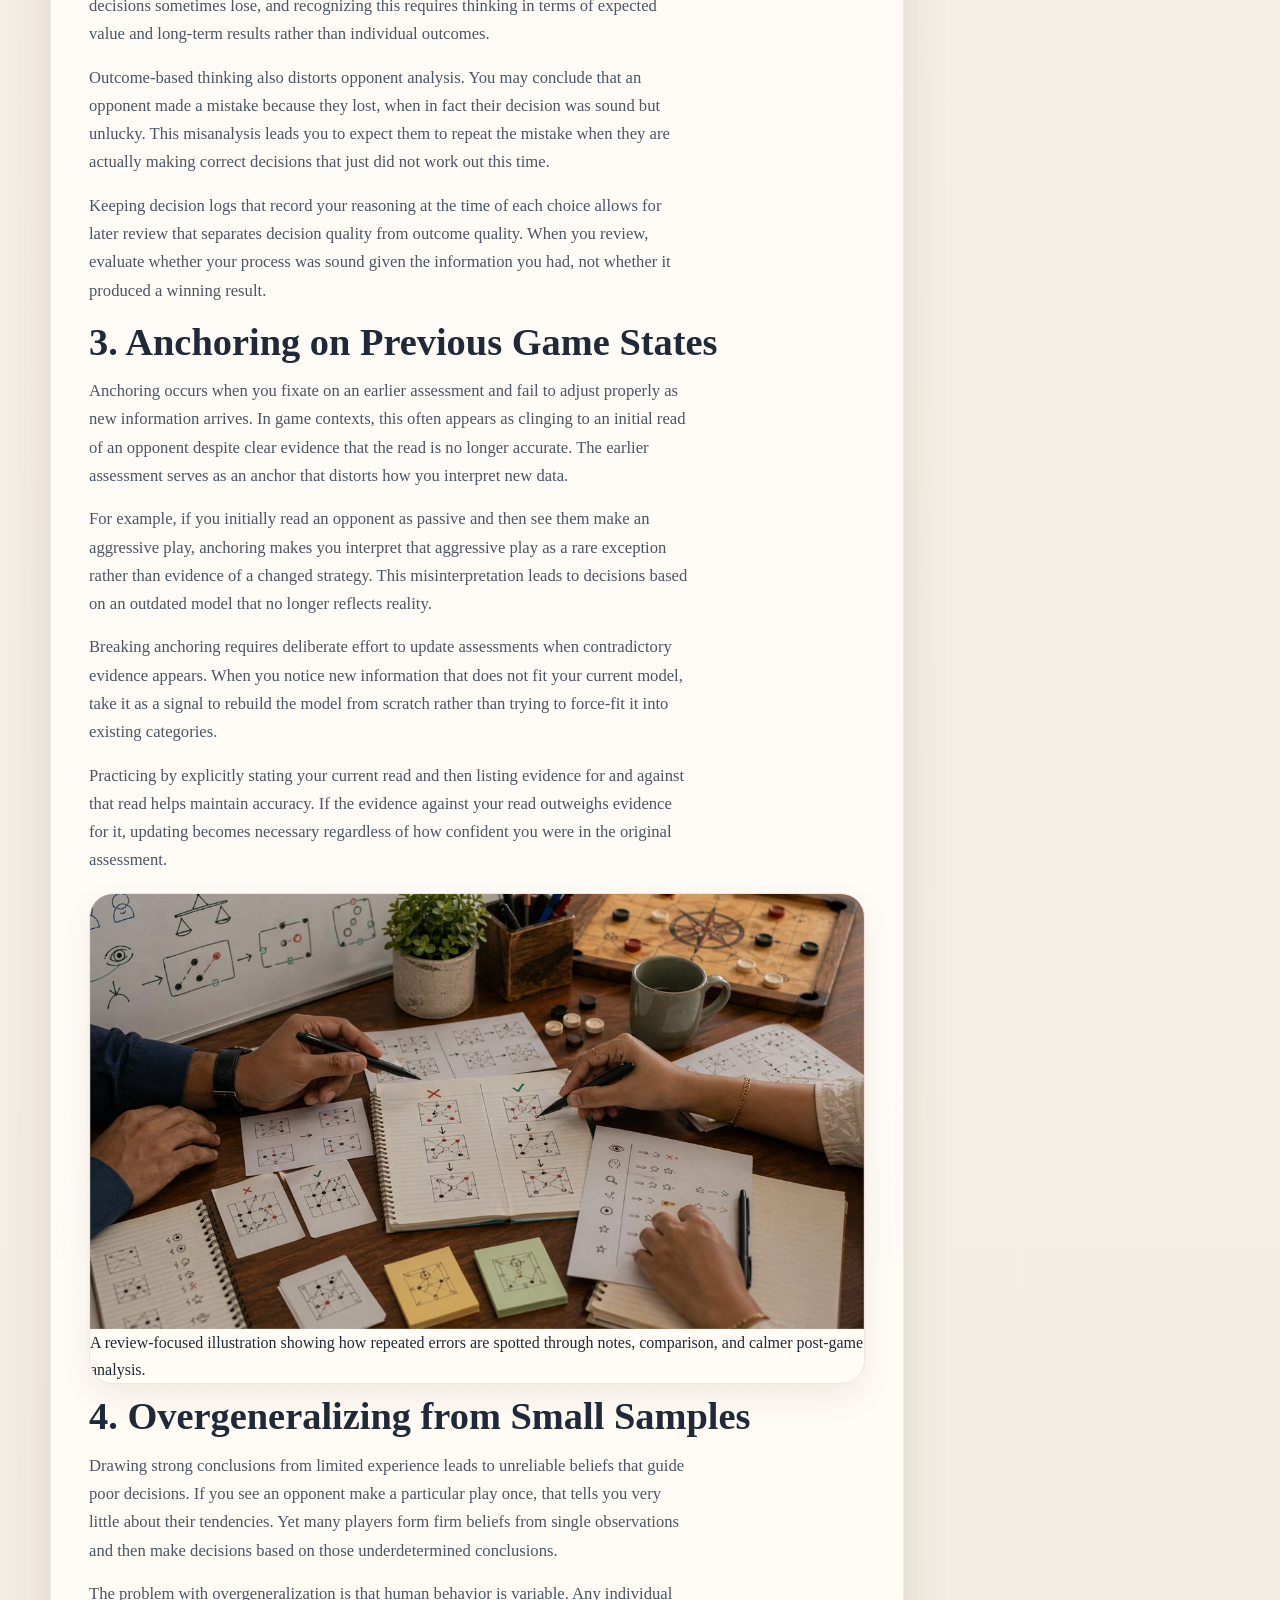
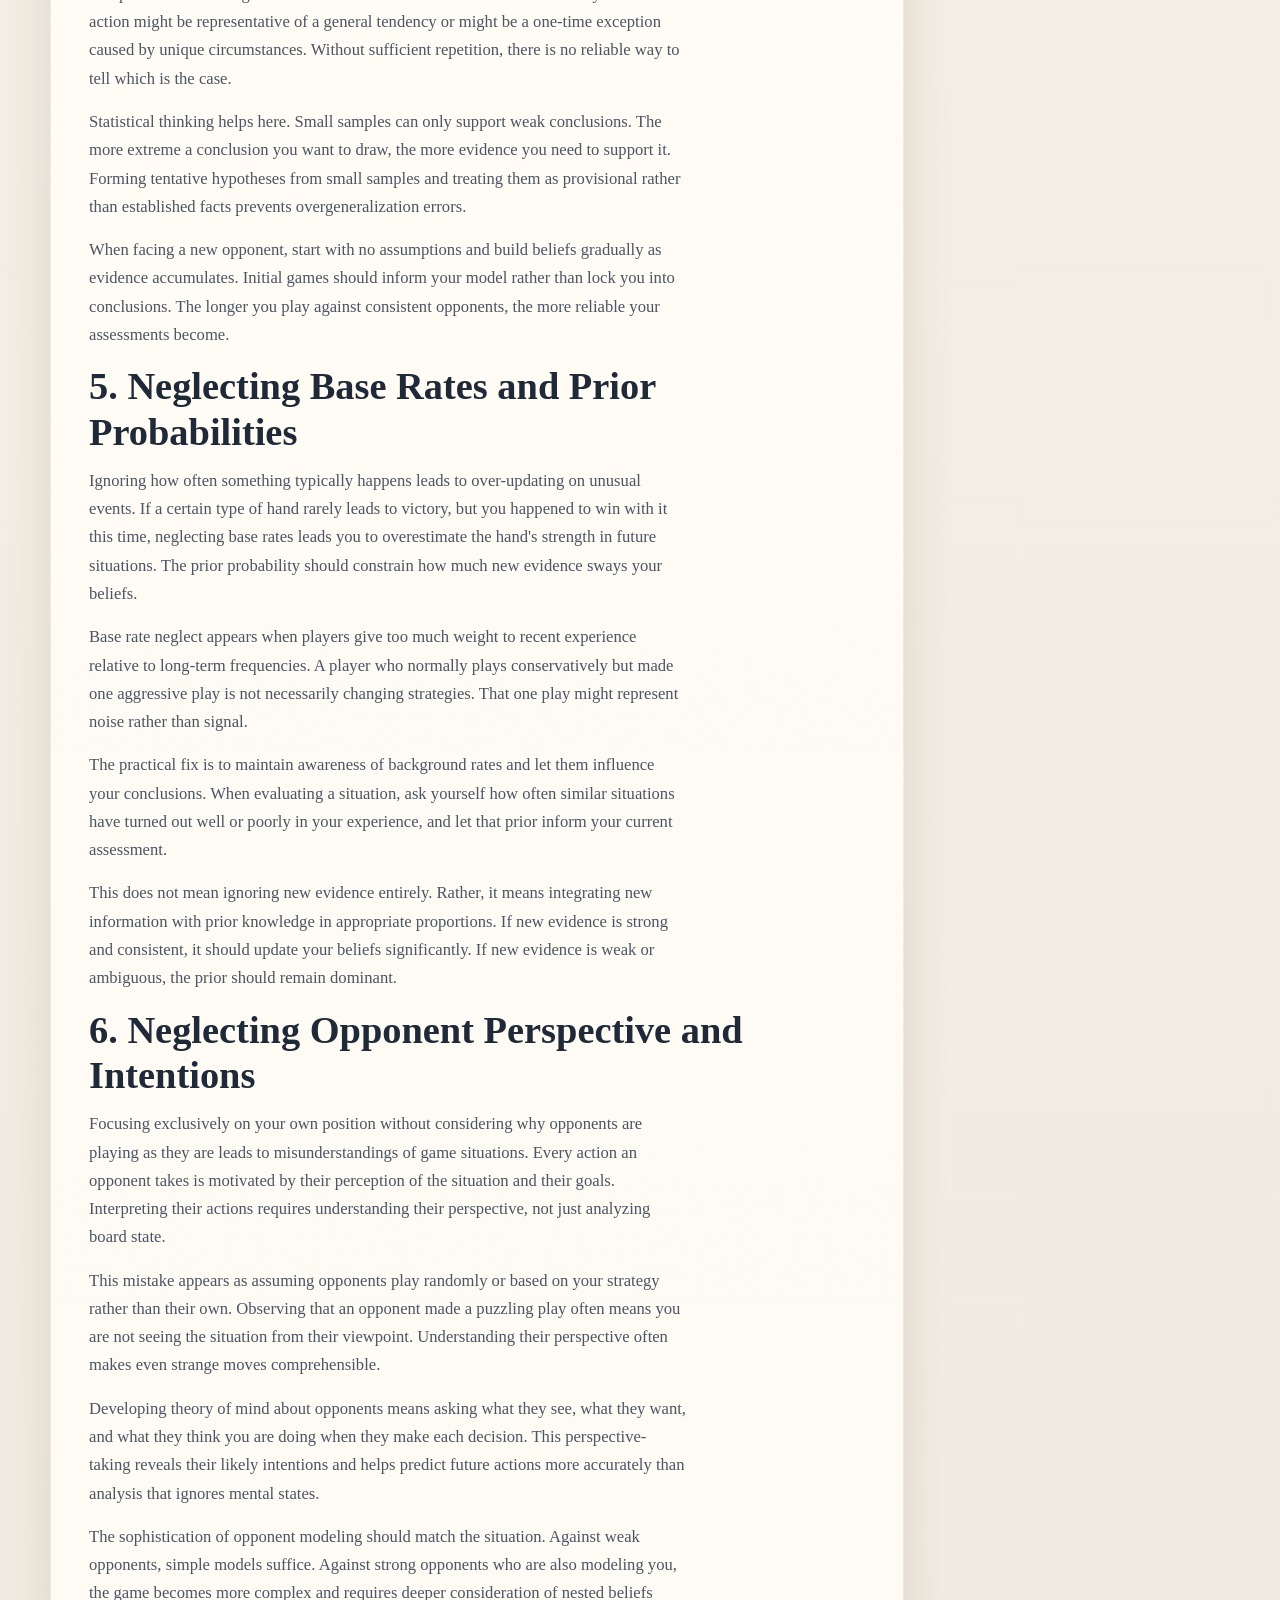
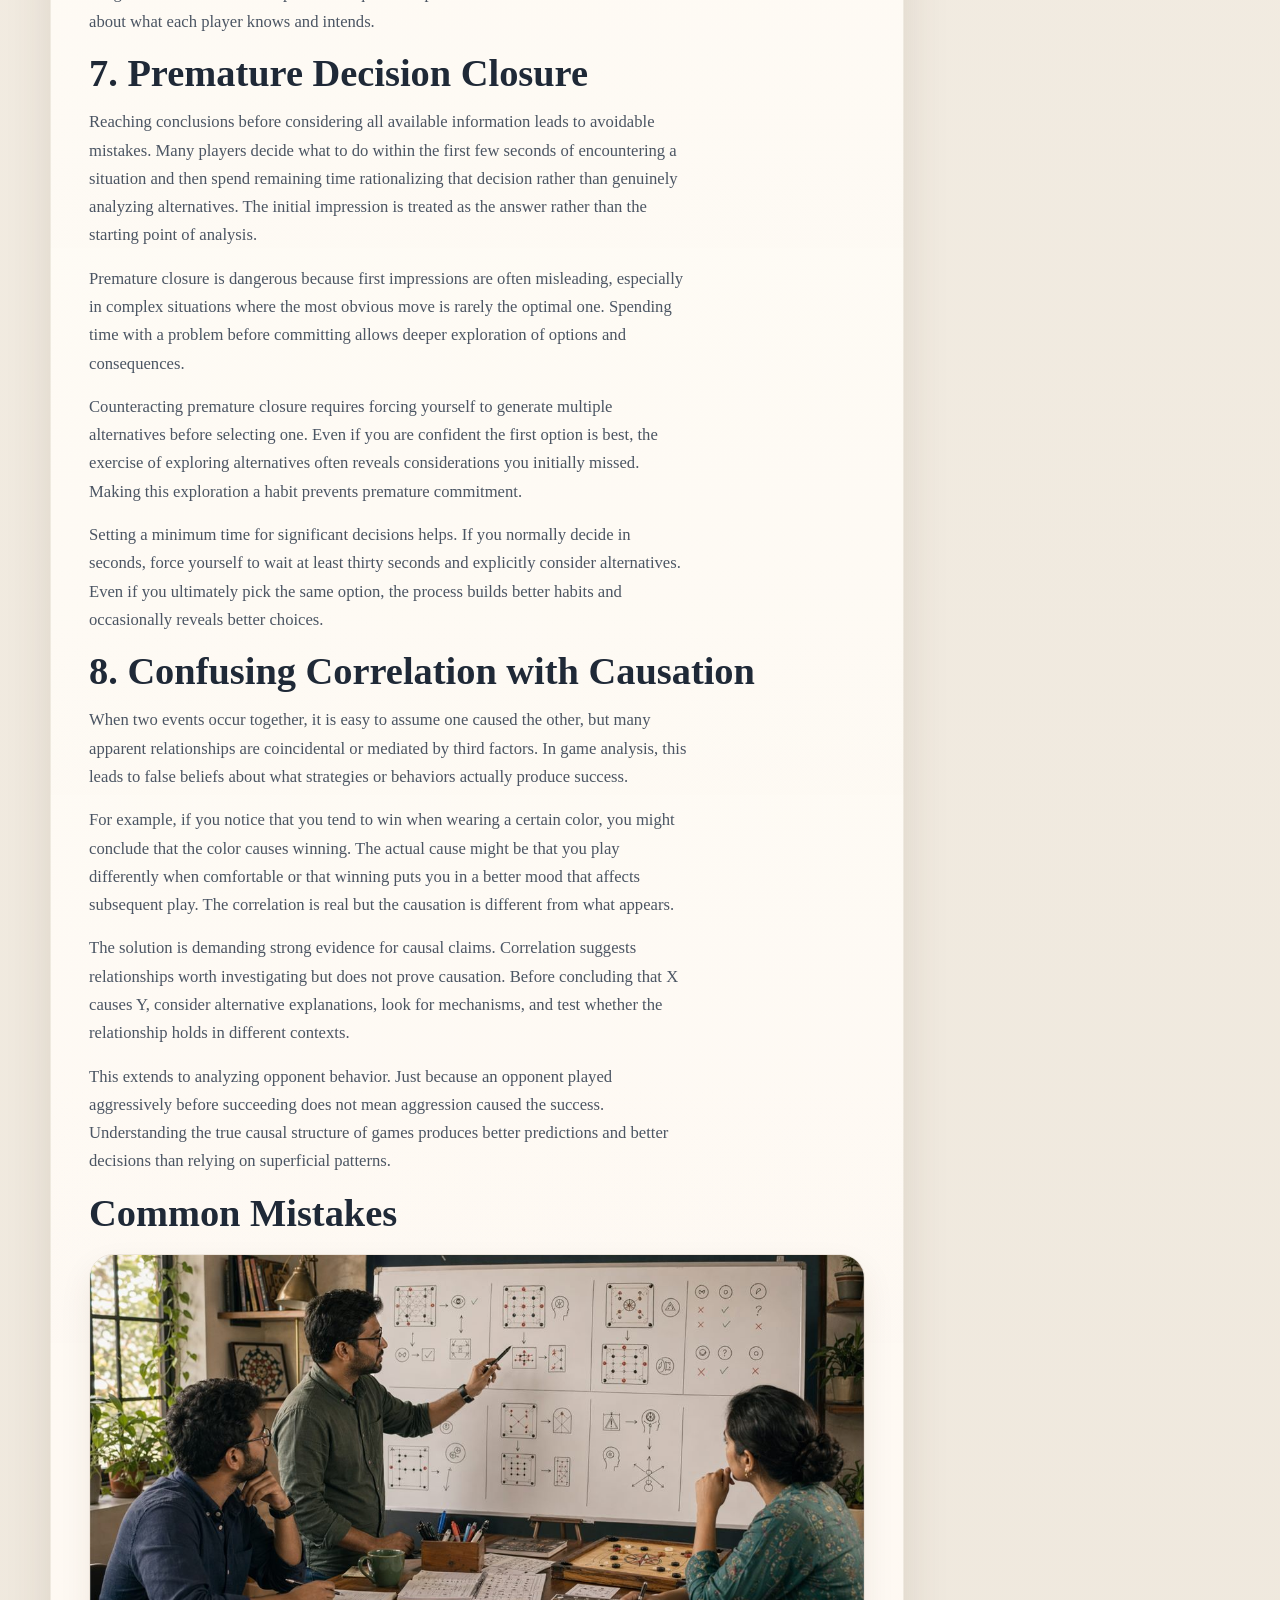
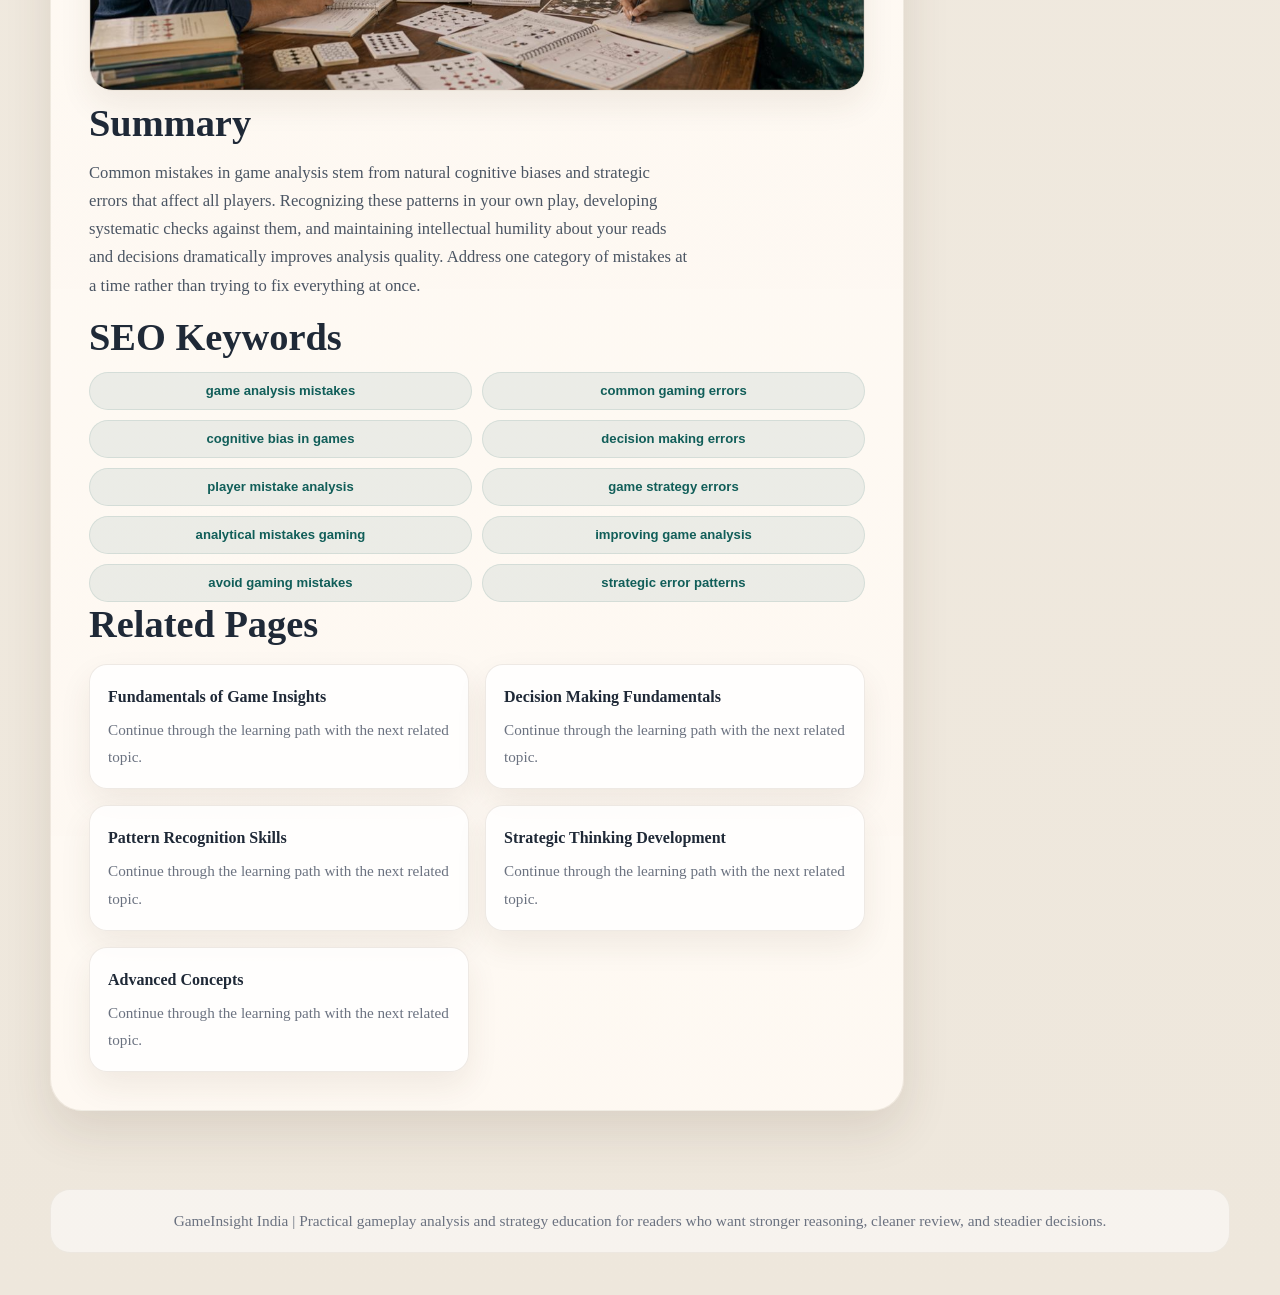
<file: common-mistakes.html>
<!DOCTYPE html>
<html lang="en">
<head>
  <meta charset="UTF-8" />
  <meta name="viewport" content="width=device-width, initial-scale=1.0" />
  <title>Common Mistakes in Game Analysis | GameInsight India</title>
  <meta name="description" content="Identifying and correcting common mistakes is one of the fastest paths to improvement in any game. Many players spend years making the same errors without recognizing them,..." />
  <meta name="keywords" content="game analysis mistakes, common gaming errors, cognitive bias in games, decision making errors, player mistake analysis, game strategy errors, analytical mistakes gaming, improving game analysis, avoid gaming mistakes, strategic error patterns" />
  <link rel="stylesheet" href="./assets/css/index.css" />
</head>
<body>
  <header class="topbar">
    <div class="container">
      <div class="brand">GameInsight India</div>
      <nav class="nav-links">
        <a href="./index.html">Home</a>
        <a href="./fundamentals.html">Fundamentals</a>
        <a href="./decision-making.html">Decision Making</a>
        <a href="./strategic-thinking.html">Strategic Thinking</a>
      </nav>
    </div>
  </header>

  <section class="hero page-hero page-hero--compact">
    <div class="container">
      <div class="page-hero-panel">
        <div class="breadcrumb"><a href="./index.html">Home</a><span>/</span><span>Common Mistakes in Game Analysis</span></div>
        <div class="page-hero-head">
          <div class="page-hero-copy">
            <span class="page-kicker">Learning From Errors</span>
            <h1>Common Mistakes in Game Analysis</h1>
            <p class="page-hero-lead">Most players improve faster by removing repeat errors than by searching for one more clever tactic. This guide highlights the analytical mistakes that quietly distort reads, reviews, and decisions, then shows how to catch them earlier.</p>
          </div>
          <div class="page-hero-notes"><div class="page-hero-note"><strong>Core Focus</strong><span>Find the recurring judgment errors that keep showing up even when your intentions are good.</span></div><div class="page-hero-note"><strong>Key Concepts</strong><span>Outcome bias, anchoring, shallow review, emotional overreaction, and overconfident conclusions from thin evidence.</span></div><div class="page-hero-note"><strong>Practical Goal</strong><span>Turn each mistake into a specific correction habit so the next session becomes easier to read and review.</span></div></div>
        </div>
        <div class="hero-summary hero-summary-compact"><p>Most players improve faster by removing repeat errors than by searching for one more clever tactic. This guide highlights the analytical mistakes that quietly distort reads, reviews, and decisions, then shows how to catch them earlier.</p></div>
        <div class="hero-chip-row"><span class="chip">Learning From Errors</span><span class="chip">game analysis mistakes</span><span class="chip">Teaching Portal</span></div>
        <div class="hero-actions">
          <a class="cta-btn" href="#overview">Start Reading</a>
          <a class="ghost-btn" href="./index.html#topic-guides">Browse More Topics</a>
        </div>
      </div>
    </div>
  </section>

  <main class="content">
    <div class="container content-shell">
      <article class="article"><section class="article-section" id="introduction"><h2>Introduction</h2><p>Identifying and correcting common mistakes is one of the fastest paths to improvement in any game. Many players spend years making the same errors without recognizing them, which limits their progress and creates frustration. By understanding what typically goes wrong in game analysis, you can develop awareness of these pitfalls in your own play and address them systematically.</p><p>This guide examines the most frequent mistakes that players make when analyzing games, studying opponents, and making decisions. These errors are not unique to any specific game but appear across the Indian gaming landscape in card games, board games, and skill-based competitions. Understanding why these mistakes happen helps you avoid them more effectively than simply memorizing what not to do.</p><p>The goal is not perfection but continuous improvement. Even experienced players occasionally fall into these traps. The difference is that skilled players recognize their mistakes quickly and adjust rather than compounding errors through stubbornness or denial.</p></section><section class="article-section" id="overview"><h2>Overview</h2><figure class="article-image"><img src="./assets/images/common-mistakes.jpg" alt="Analyzing and learning from common mistakes in Indian games" loading="lazy" /></figure></section><section class="article-section" id="what-are-common-mistakes"><h2>What Are Common Mistakes?</h2><p>Common mistakes in game analysis are systematic errors that appear frequently across players of various skill levels. They fall into several categories: cognitive biases that distort judgment, strategic errors that sacrifice value, procedural mistakes that undermine learning, and interpersonal errors that create disadvantages against observant opponents.</p><p>These mistakes are called common because they reflect natural human psychology rather than individual weakness. Everyone makes them. The players who improve fastest are those who develop self-awareness about their specific tendencies and build habits that counteract these natural errors.</p><p>Understanding common mistakes also helps you anticipate them in opponents. When you recognize that certain errors are predictable, you can exploit opponent mistakes while avoiding making them yourself. This dual awareness is a significant strategic advantage.</p></section><section class="article-section" id="1-confirmation-bias-in-observation"><h2>1. Confirmation Bias in Observation</h2><p>Confirmation bias leads players to notice information that supports their existing beliefs while overlooking contradictory evidence. If you believe a particular opponent is conservative, you tend to interpret ambiguous actions as confirmation of that belief while discounting signs of aggression that would challenge your assessment.</p><p>The problem with confirmation bias is that it creates false confidence in reads that may be outdated or incorrect. An opponent may have changed their strategy, but confirmation bias keeps you locked into an old reading that no longer applies. This leads to systematically misreading situations and making poor decisions based on flawed analysis.</p><p>Counteracting confirmation bias requires active seeking of contradictory evidence. When you form a belief about an opponent or situation, explicitly ask yourself what evidence would contradict that belief and check whether that evidence exists. This simple practice reveals blind spots that would otherwise persist undetected.</p><p>Training yourself to update beliefs based on new information rather than defending old beliefs helps maintain accuracy. After each significant game event, reassess your reads and be willing to abandon beliefs that no longer fit the evidence.</p></section><section class="article-section" id="2-outcome-based-thinking-instead-of-decision-based-thinking"><h2>2. Outcome-Based Thinking Instead of Decision-Based Thinking</h2><p>The tendency to judge decisions by outcomes rather than by the quality of the decision process leads to systematic learning failures. A good decision that happens to produce a bad outcome is still a good decision, while a bad decision that happens to work is still a bad decision. Judging by outcomes conflates these and rewards luck rather than skill.</p><p>This mistake manifests when players abandon sound strategies because those strategies produced a losing result in a particular session. The statistical reality is that even optimal decisions sometimes lose, and recognizing this requires thinking in terms of expected value and long-term results rather than individual outcomes.</p><p>Outcome-based thinking also distorts opponent analysis. You may conclude that an opponent made a mistake because they lost, when in fact their decision was sound but unlucky. This misanalysis leads you to expect them to repeat the mistake when they are actually making correct decisions that just did not work out this time.</p><p>Keeping decision logs that record your reasoning at the time of each choice allows for later review that separates decision quality from outcome quality. When you review, evaluate whether your process was sound given the information you had, not whether it produced a winning result.</p></section><section class="article-section" id="3-anchoring-on-previous-game-states"><h2>3. Anchoring on Previous Game States</h2><p>Anchoring occurs when you fixate on an earlier assessment and fail to adjust properly as new information arrives. In game contexts, this often appears as clinging to an initial read of an opponent despite clear evidence that the read is no longer accurate. The earlier assessment serves as an anchor that distorts how you interpret new data.</p><p>For example, if you initially read an opponent as passive and then see them make an aggressive play, anchoring makes you interpret that aggressive play as a rare exception rather than evidence of a changed strategy. This misinterpretation leads to decisions based on an outdated model that no longer reflects reality.</p><p>Breaking anchoring requires deliberate effort to update assessments when contradictory evidence appears. When you notice new information that does not fit your current model, take it as a signal to rebuild the model from scratch rather than trying to force-fit it into existing categories.</p><p>Practicing by explicitly stating your current read and then listing evidence for and against that read helps maintain accuracy. If the evidence against your read outweighs evidence for it, updating becomes necessary regardless of how confident you were in the original assessment.</p><figure class="article-image article-image--support"><img src="./assets/images/common-mistakes-study.jpg" alt="Gameplay review session focused on identifying repeated analytical mistakes and bias" loading="lazy" /><figcaption>A review-focused illustration showing how repeated errors are spotted through notes, comparison, and calmer post-game analysis.</figcaption></figure></section><section class="article-section" id="4-overgeneralizing-from-small-samples"><h2>4. Overgeneralizing from Small Samples</h2><p>Drawing strong conclusions from limited experience leads to unreliable beliefs that guide poor decisions. If you see an opponent make a particular play once, that tells you very little about their tendencies. Yet many players form firm beliefs from single observations and then make decisions based on those underdetermined conclusions.</p><p>The problem with overgeneralization is that human behavior is variable. Any individual action might be representative of a general tendency or might be a one-time exception caused by unique circumstances. Without sufficient repetition, there is no reliable way to tell which is the case.</p><p>Statistical thinking helps here. Small samples can only support weak conclusions. The more extreme a conclusion you want to draw, the more evidence you need to support it. Forming tentative hypotheses from small samples and treating them as provisional rather than established facts prevents overgeneralization errors.</p><p>When facing a new opponent, start with no assumptions and build beliefs gradually as evidence accumulates. Initial games should inform your model rather than lock you into conclusions. The longer you play against consistent opponents, the more reliable your assessments become.</p></section><section class="article-section" id="5-neglecting-base-rates-and-prior-probabilities"><h2>5. Neglecting Base Rates and Prior Probabilities</h2><p>Ignoring how often something typically happens leads to over-updating on unusual events. If a certain type of hand rarely leads to victory, but you happened to win with it this time, neglecting base rates leads you to overestimate the hand&#x27;s strength in future situations. The prior probability should constrain how much new evidence sways your beliefs.</p><p>Base rate neglect appears when players give too much weight to recent experience relative to long-term frequencies. A player who normally plays conservatively but made one aggressive play is not necessarily changing strategies. That one play might represent noise rather than signal.</p><p>The practical fix is to maintain awareness of background rates and let them influence your conclusions. When evaluating a situation, ask yourself how often similar situations have turned out well or poorly in your experience, and let that prior inform your current assessment.</p><p>This does not mean ignoring new evidence entirely. Rather, it means integrating new information with prior knowledge in appropriate proportions. If new evidence is strong and consistent, it should update your beliefs significantly. If new evidence is weak or ambiguous, the prior should remain dominant.</p></section><section class="article-section" id="6-neglecting-opponent-perspective-and-intentions"><h2>6. Neglecting Opponent Perspective and Intentions</h2><p>Focusing exclusively on your own position without considering why opponents are playing as they are leads to misunderstandings of game situations. Every action an opponent takes is motivated by their perception of the situation and their goals. Interpreting their actions requires understanding their perspective, not just analyzing board state.</p><p>This mistake appears as assuming opponents play randomly or based on your strategy rather than their own. Observing that an opponent made a puzzling play often means you are not seeing the situation from their viewpoint. Understanding their perspective often makes even strange moves comprehensible.</p><p>Developing theory of mind about opponents means asking what they see, what they want, and what they think you are doing when they make each decision. This perspective-taking reveals their likely intentions and helps predict future actions more accurately than analysis that ignores mental states.</p><p>The sophistication of opponent modeling should match the situation. Against weak opponents, simple models suffice. Against strong opponents who are also modeling you, the game becomes more complex and requires deeper consideration of nested beliefs about what each player knows and intends.</p></section><section class="article-section" id="7-premature-decision-closure"><h2>7. Premature Decision Closure</h2><p>Reaching conclusions before considering all available information leads to avoidable mistakes. Many players decide what to do within the first few seconds of encountering a situation and then spend remaining time rationalizing that decision rather than genuinely analyzing alternatives. The initial impression is treated as the answer rather than the starting point of analysis.</p><p>Premature closure is dangerous because first impressions are often misleading, especially in complex situations where the most obvious move is rarely the optimal one. Spending time with a problem before committing allows deeper exploration of options and consequences.</p><p>Counteracting premature closure requires forcing yourself to generate multiple alternatives before selecting one. Even if you are confident the first option is best, the exercise of exploring alternatives often reveals considerations you initially missed. Making this exploration a habit prevents premature commitment.</p><p>Setting a minimum time for significant decisions helps. If you normally decide in seconds, force yourself to wait at least thirty seconds and explicitly consider alternatives. Even if you ultimately pick the same option, the process builds better habits and occasionally reveals better choices.</p></section><section class="article-section" id="8-confusing-correlation-with-causation"><h2>8. Confusing Correlation with Causation</h2><p>When two events occur together, it is easy to assume one caused the other, but many apparent relationships are coincidental or mediated by third factors. In game analysis, this leads to false beliefs about what strategies or behaviors actually produce success.</p><p>For example, if you notice that you tend to win when wearing a certain color, you might conclude that the color causes winning. The actual cause might be that you play differently when comfortable or that winning puts you in a better mood that affects subsequent play. The correlation is real but the causation is different from what appears.</p><p>The solution is demanding strong evidence for causal claims. Correlation suggests relationships worth investigating but does not prove causation. Before concluding that X causes Y, consider alternative explanations, look for mechanisms, and test whether the relationship holds in different contexts.</p><p>This extends to analyzing opponent behavior. Just because an opponent played aggressively before succeeding does not mean aggression caused the success. Understanding the true causal structure of games produces better predictions and better decisions than relying on superficial patterns.</p></section><section class="article-section" id="common-mistakes"><h2>Common Mistakes</h2><figure class="article-image"><img src="./assets/images/common-mistakes.jpg" alt="Analyzing and learning from common mistakes in Indian games" loading="lazy" /></figure></section><section class="article-section" id="summary"><h2>Summary</h2><p class="article-lead">Common mistakes in game analysis stem from natural cognitive biases and strategic errors that affect all players. Recognizing these patterns in your own play, developing systematic checks against them, and maintaining intellectual humility about your reads and decisions dramatically improves analysis quality. Address one category of mistakes at a time rather than trying to fix everything at once.</p></section><section class="article-section" id="seo-keywords"><h2>SEO Keywords</h2><div class="keyword-list"><span class="keyword-pill">game analysis mistakes</span><span class="keyword-pill">common gaming errors</span><span class="keyword-pill">cognitive bias in games</span><span class="keyword-pill">decision making errors</span><span class="keyword-pill">player mistake analysis</span><span class="keyword-pill">game strategy errors</span><span class="keyword-pill">analytical mistakes gaming</span><span class="keyword-pill">improving game analysis</span><span class="keyword-pill">avoid gaming mistakes</span><span class="keyword-pill">strategic error patterns</span></div></section><section class="article-section" id="related-pages"><h2>Related Pages</h2><div class="related-grid"><a class="related-card" href="./fundamentals.html"><strong>Fundamentals of Game Insights</strong><span>Continue through the learning path with the next related topic.</span></a><a class="related-card" href="./decision-making.html"><strong>Decision Making Fundamentals</strong><span>Continue through the learning path with the next related topic.</span></a><a class="related-card" href="./pattern-recognition.html"><strong>Pattern Recognition Skills</strong><span>Continue through the learning path with the next related topic.</span></a><a class="related-card" href="./strategic-thinking.html"><strong>Strategic Thinking Development</strong><span>Continue through the learning path with the next related topic.</span></a><a class="related-card" href="./advanced-concepts.html"><strong>Advanced Concepts</strong><span>Continue through the learning path with the next related topic.</span></a></div></section></article>
      <aside class="sidebar-stack">
        <section class="sidebar-card">
          <h3>On This Page</h3>
          <div class="toc-list"><a href="#introduction">Introduction</a><a href="#overview">Overview</a><a href="#what-are-common-mistakes">What Are Common Mistakes</a><a href="#1-confirmation-bias-in-observation">1. Confirmation Bias in Observation</a><a href="#2-outcome-based-thinking-instead-of-decision-based-thinking">2. Outcome-Based Thinking Instead of Decision-Based Thinking</a><a href="#3-anchoring-on-previous-game-states">3. Anchoring on Previous Game States</a><a href="#4-overgeneralizing-from-small-samples">4. Overgeneralizing from Small Samples</a><a href="#5-neglecting-base-rates-and-prior-probabilities">5. Neglecting Base Rates and Prior Probabilities</a><a href="#6-neglecting-opponent-perspective-and-intentions">6. Neglecting Opponent Perspective and Intentions</a><a href="#7-premature-decision-closure">7. Premature Decision Closure</a><a href="#8-confusing-correlation-with-causation">8. Confusing Correlation with Causation</a><a href="#common-mistakes">Common Mistakes</a><a href="#summary">Summary</a></div>
        </section>
        <section class="sidebar-card">
          <h3>Why This Topic Matters</h3>
          <p>A clearer look at the recurring analytical and emotional errors that hold players back.</p>
        </section>
        <section class="sidebar-card">
          <h3>Keep Learning</h3>
          <div class="related-list"><a href="./fundamentals.html">Fundamentals of Game Insights</a><a href="./decision-making.html">Decision Making Fundamentals</a><a href="./pattern-recognition.html">Pattern Recognition Skills</a><a href="./strategic-thinking.html">Strategic Thinking Development</a><a href="./advanced-concepts.html">Advanced Concepts</a></div>
        </section>
      </aside>
    </div>
  </main>

  <footer class="footer">
    <div class="container">
      GameInsight India | Practical gameplay analysis and strategy education for readers who want stronger reasoning, cleaner review, and steadier decisions.
    </div>
  </footer>
</body>
</html>
</file>
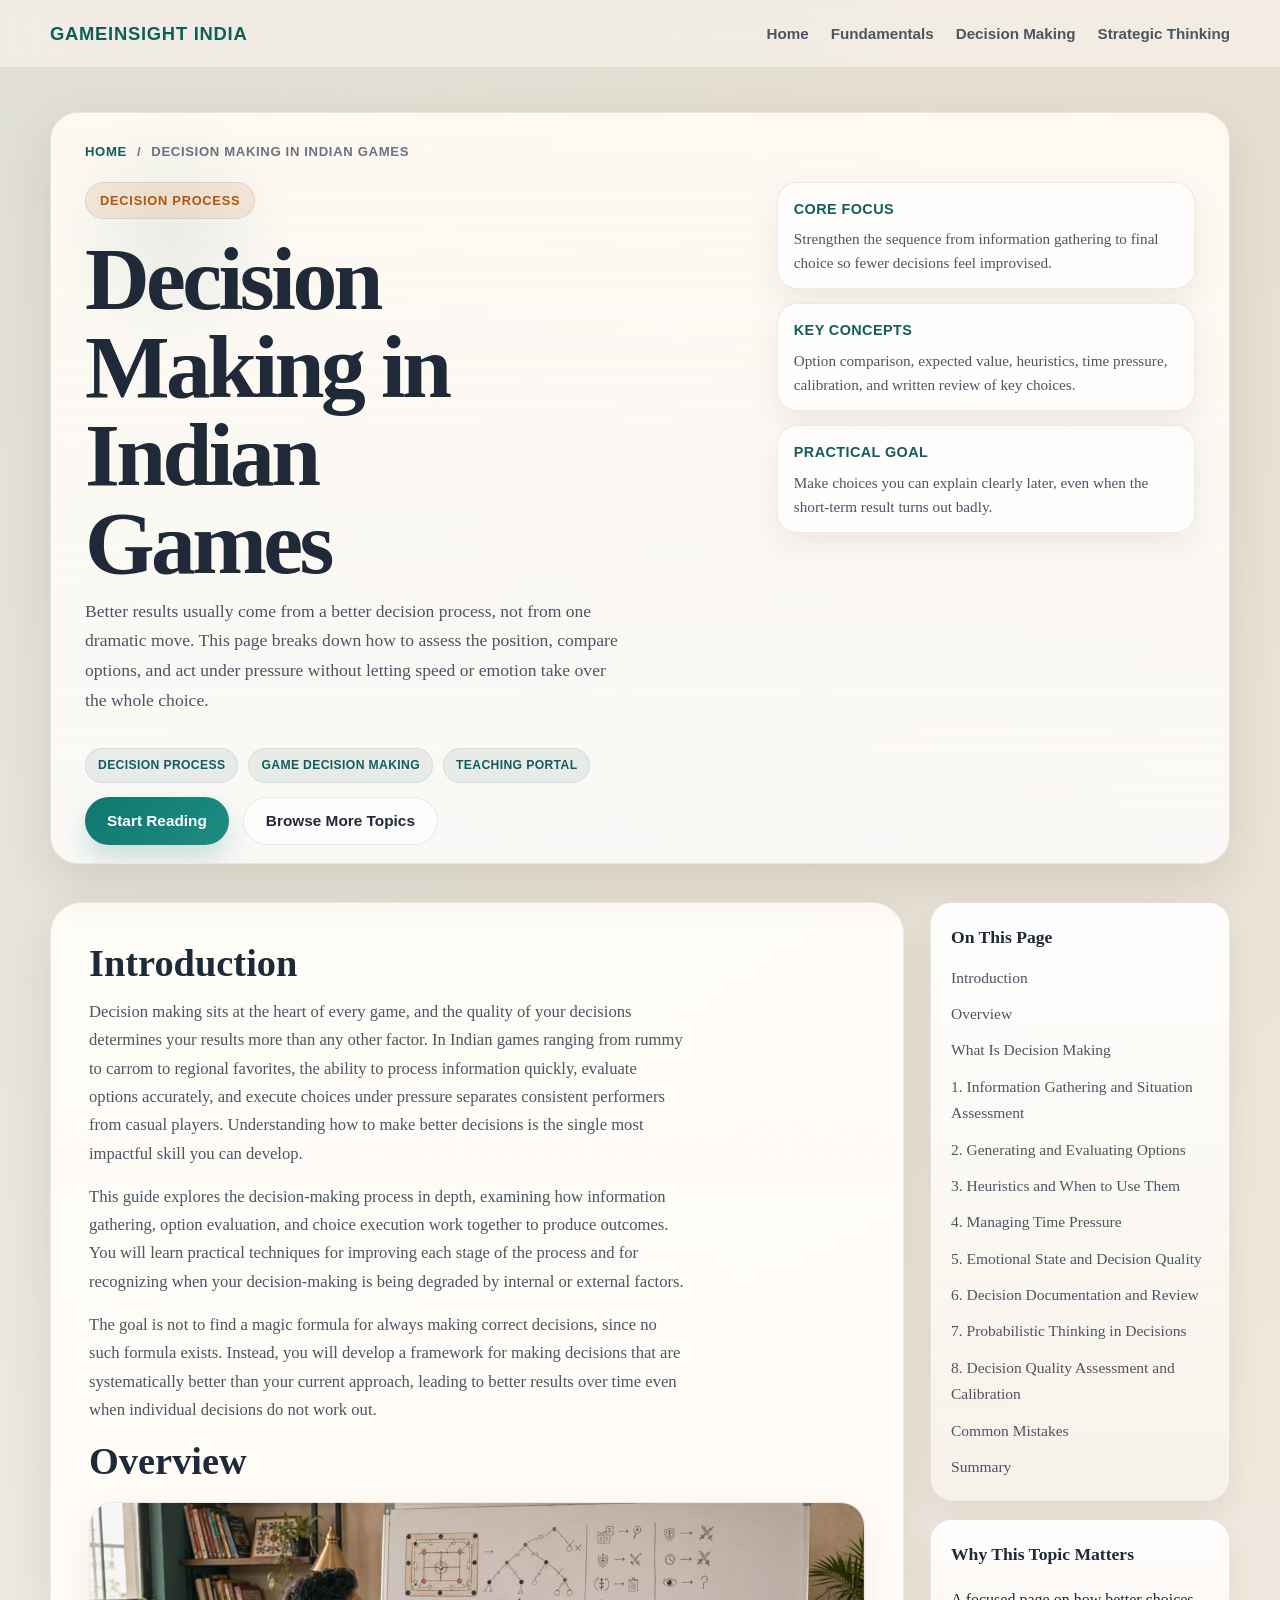
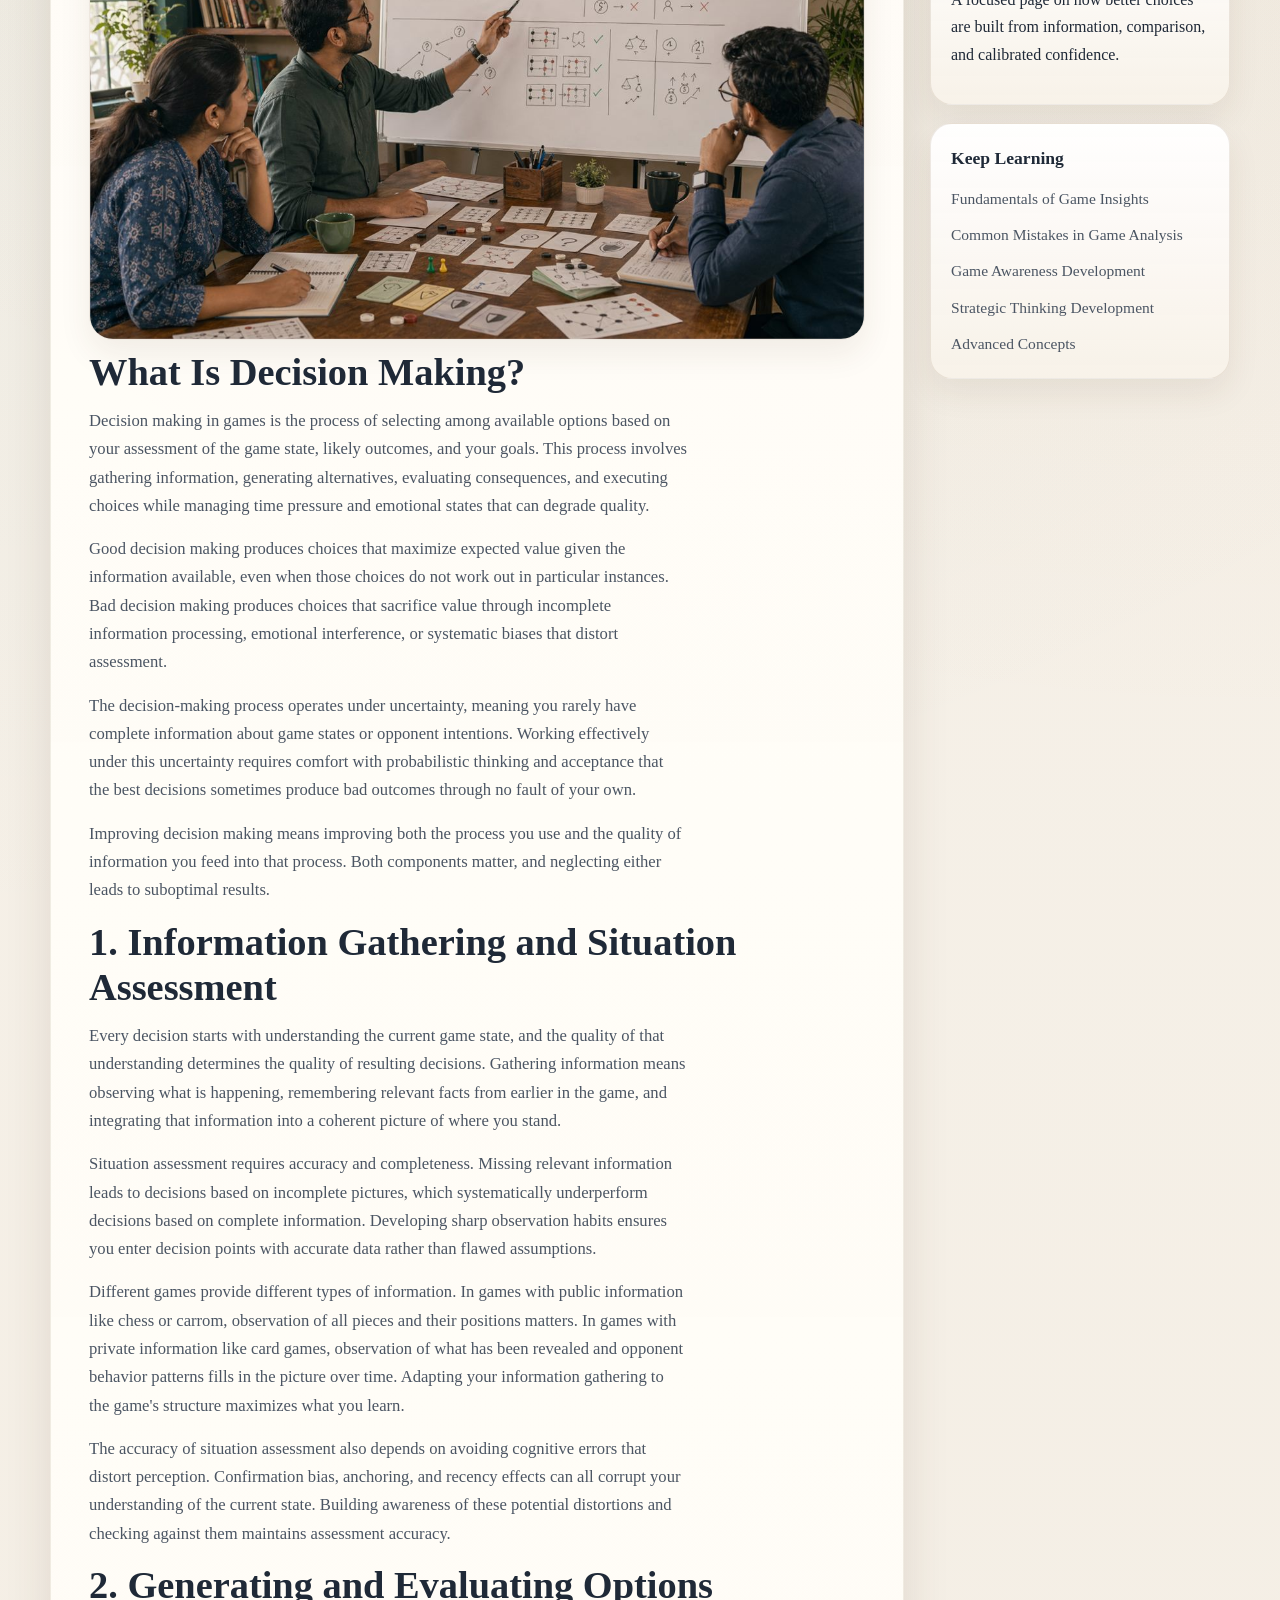
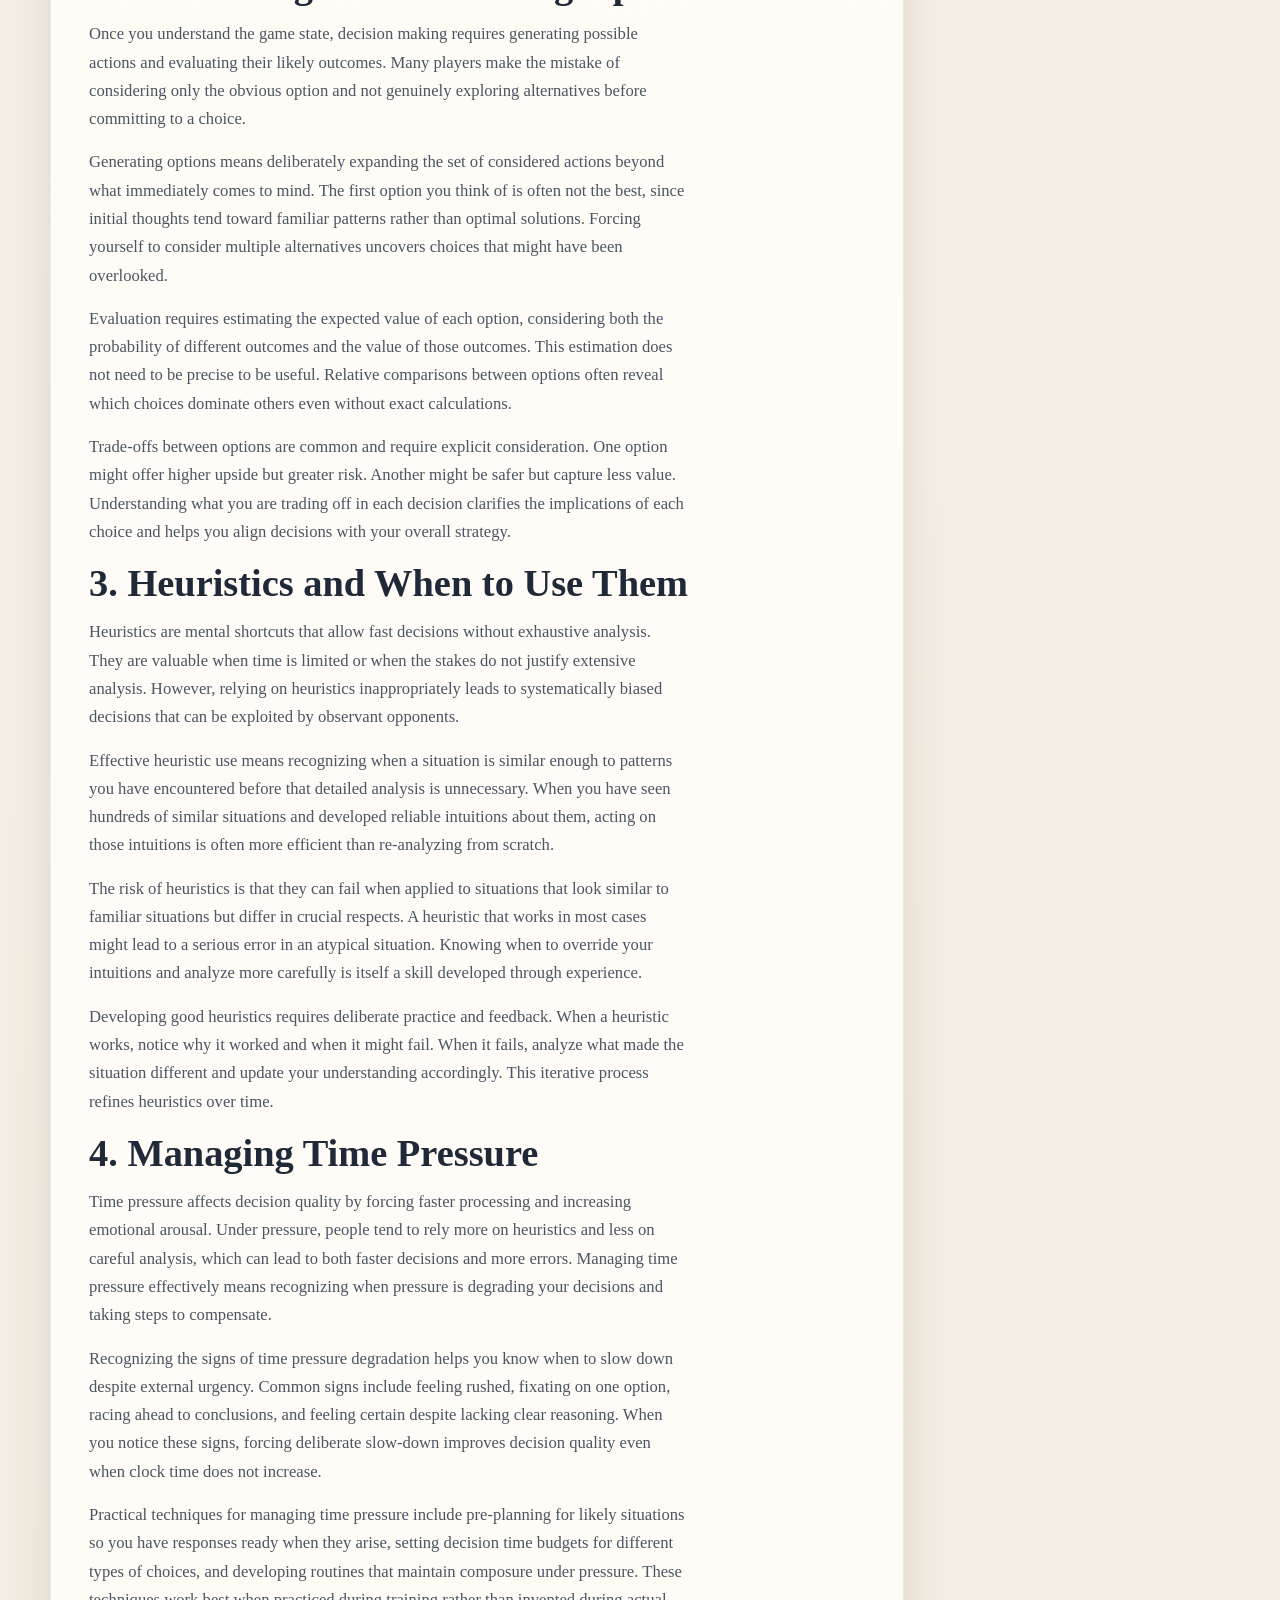
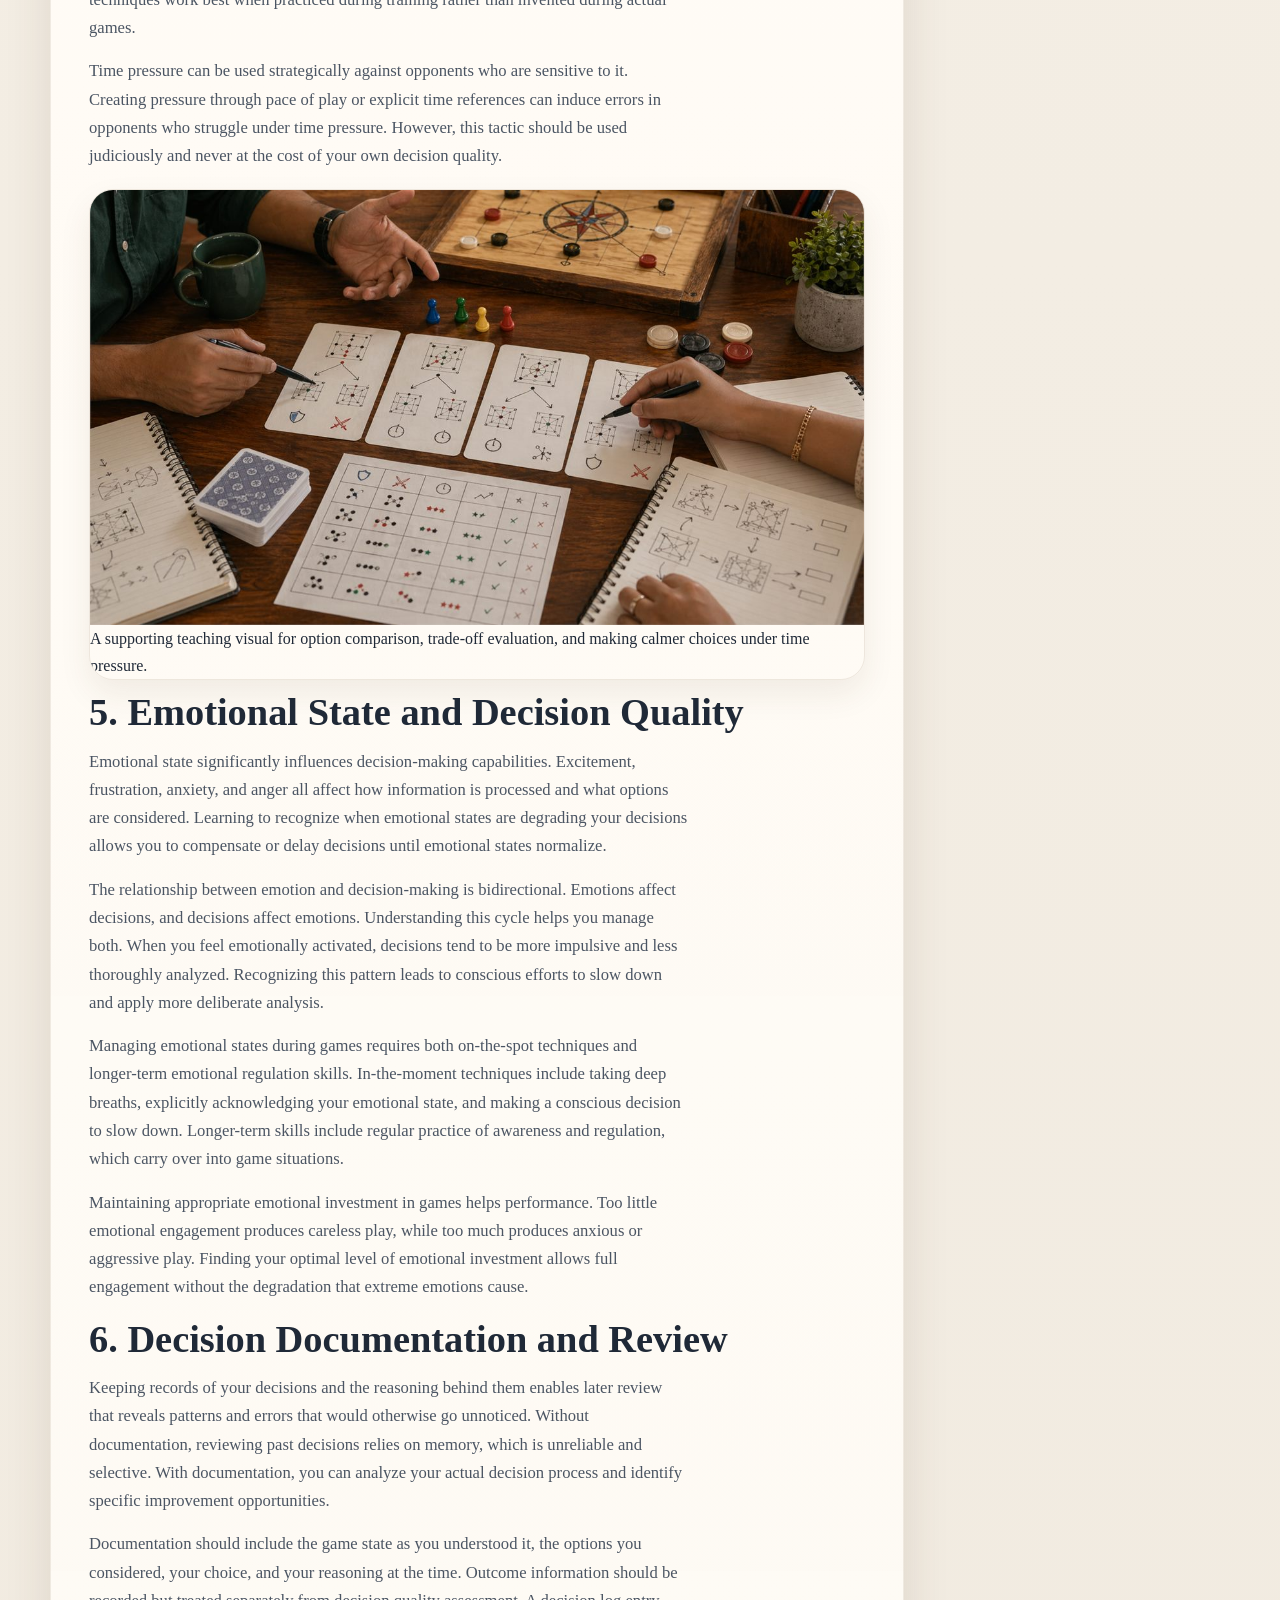
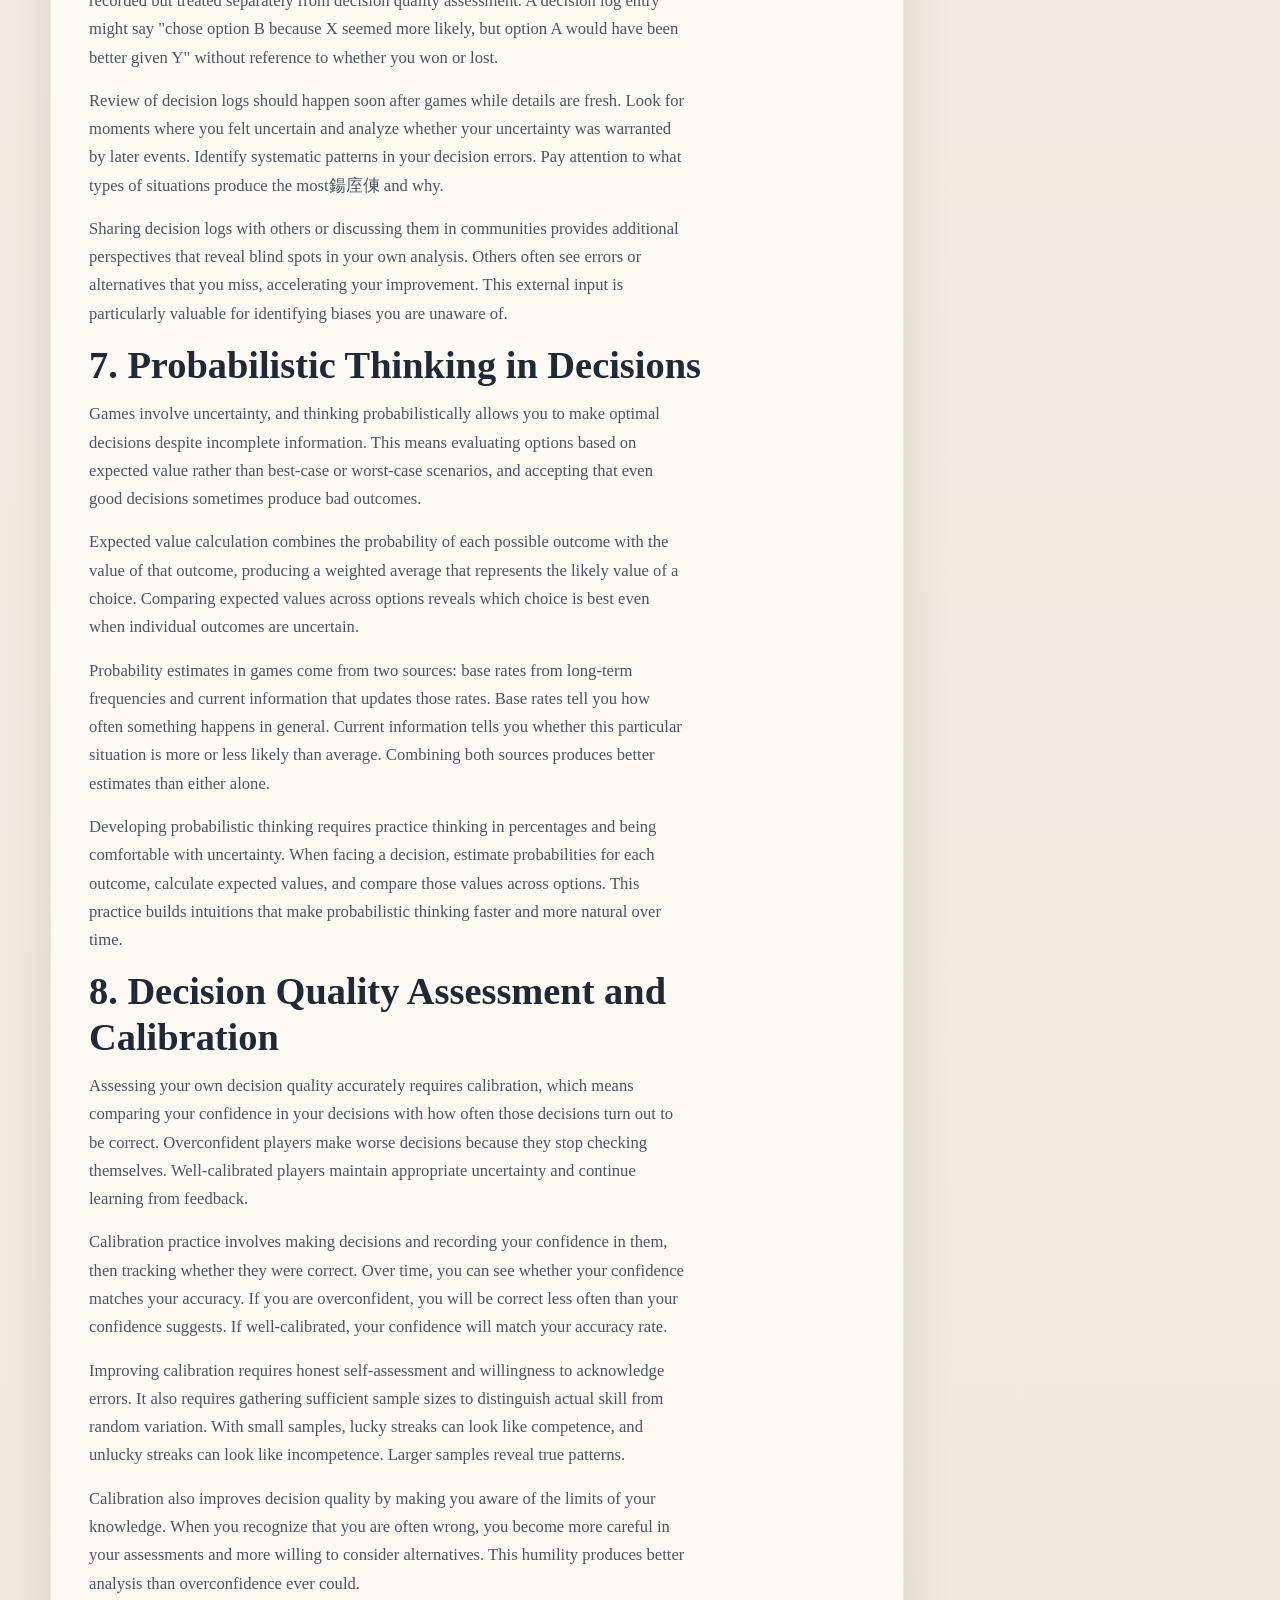
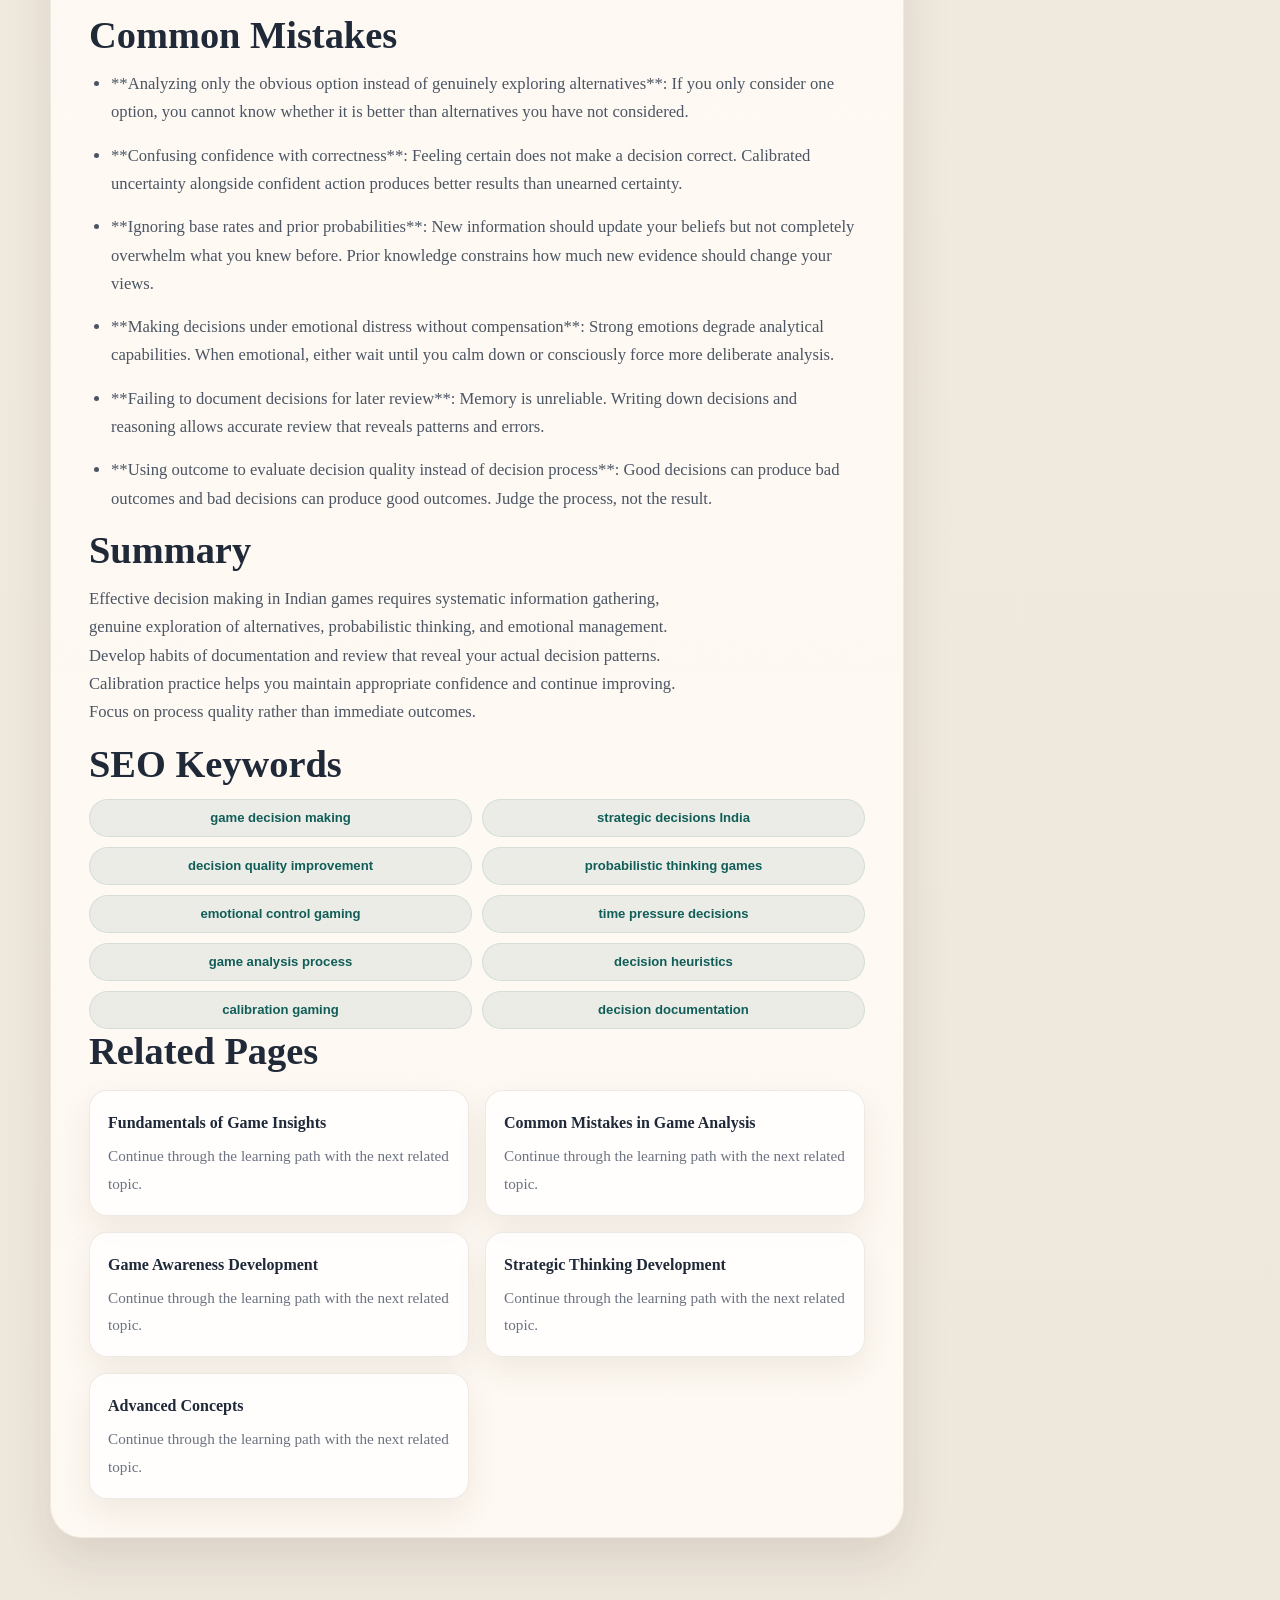
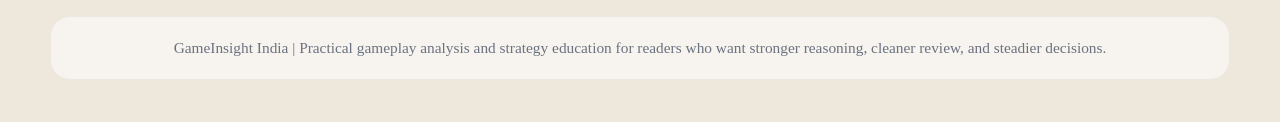
<file: decision-making.html>
<!DOCTYPE html>
<html lang="en">
<head>
  <meta charset="UTF-8" />
  <meta name="viewport" content="width=device-width, initial-scale=1.0" />
  <title>Decision Making in Indian Games | GameInsight India</title>
  <meta name="description" content="Decision making sits at the heart of every game, and the quality of your decisions determines your results more than any other factor. In Indian games ranging from rummy to..." />
  <meta name="keywords" content="game decision making, strategic decisions India, decision quality improvement, probabilistic thinking games, emotional control gaming, time pressure decisions, game analysis process, decision heuristics, calibration gaming, decision documentation" />
  <link rel="stylesheet" href="./assets/css/index.css" />
</head>
<body>
  <header class="topbar">
    <div class="container">
      <div class="brand">GameInsight India</div>
      <nav class="nav-links">
        <a href="./index.html">Home</a>
        <a href="./fundamentals.html">Fundamentals</a>
        <a href="./decision-making.html">Decision Making</a>
        <a href="./strategic-thinking.html">Strategic Thinking</a>
      </nav>
    </div>
  </header>

  <section class="hero page-hero page-hero--compact">
    <div class="container">
      <div class="page-hero-panel">
        <div class="breadcrumb"><a href="./index.html">Home</a><span>/</span><span>Decision Making in Indian Games</span></div>
        <div class="page-hero-head">
          <div class="page-hero-copy">
            <span class="page-kicker">Decision Process</span>
            <h1>Decision Making in Indian Games</h1>
            <p class="page-hero-lead">Better results usually come from a better decision process, not from one dramatic move. This page breaks down how to assess the position, compare options, and act under pressure without letting speed or emotion take over the whole choice.</p>
          </div>
          <div class="page-hero-notes"><div class="page-hero-note"><strong>Core Focus</strong><span>Strengthen the sequence from information gathering to final choice so fewer decisions feel improvised.</span></div><div class="page-hero-note"><strong>Key Concepts</strong><span>Option comparison, expected value, heuristics, time pressure, calibration, and written review of key choices.</span></div><div class="page-hero-note"><strong>Practical Goal</strong><span>Make choices you can explain clearly later, even when the short-term result turns out badly.</span></div></div>
        </div>
        <div class="hero-summary hero-summary-compact"><p>Better results usually come from a better decision process, not from one dramatic move. This page breaks down how to assess the position, compare options, and act under pressure without letting speed or emotion take over the whole choice.</p></div>
        <div class="hero-chip-row"><span class="chip">Decision Process</span><span class="chip">game decision making</span><span class="chip">Teaching Portal</span></div>
        <div class="hero-actions">
          <a class="cta-btn" href="#overview">Start Reading</a>
          <a class="ghost-btn" href="./index.html#topic-guides">Browse More Topics</a>
        </div>
      </div>
    </div>
  </section>

  <main class="content">
    <div class="container content-shell">
      <article class="article"><section class="article-section" id="introduction"><h2>Introduction</h2><p>Decision making sits at the heart of every game, and the quality of your decisions determines your results more than any other factor. In Indian games ranging from rummy to carrom to regional favorites, the ability to process information quickly, evaluate options accurately, and execute choices under pressure separates consistent performers from casual players. Understanding how to make better decisions is the single most impactful skill you can develop.</p><p>This guide explores the decision-making process in depth, examining how information gathering, option evaluation, and choice execution work together to produce outcomes. You will learn practical techniques for improving each stage of the process and for recognizing when your decision-making is being degraded by internal or external factors.</p><p>The goal is not to find a magic formula for always making correct decisions, since no such formula exists. Instead, you will develop a framework for making decisions that are systematically better than your current approach, leading to better results over time even when individual decisions do not work out.</p></section><section class="article-section" id="overview"><h2>Overview</h2><figure class="article-image"><img src="./assets/images/decision-making.jpg" alt="Strategic decision making process in Indian games" loading="lazy" /></figure></section><section class="article-section" id="what-is-decision-making"><h2>What Is Decision Making?</h2><p>Decision making in games is the process of selecting among available options based on your assessment of the game state, likely outcomes, and your goals. This process involves gathering information, generating alternatives, evaluating consequences, and executing choices while managing time pressure and emotional states that can degrade quality.</p><p>Good decision making produces choices that maximize expected value given the information available, even when those choices do not work out in particular instances. Bad decision making produces choices that sacrifice value through incomplete information processing, emotional interference, or systematic biases that distort assessment.</p><p>The decision-making process operates under uncertainty, meaning you rarely have complete information about game states or opponent intentions. Working effectively under this uncertainty requires comfort with probabilistic thinking and acceptance that the best decisions sometimes produce bad outcomes through no fault of your own.</p><p>Improving decision making means improving both the process you use and the quality of information you feed into that process. Both components matter, and neglecting either leads to suboptimal results.</p></section><section class="article-section" id="1-information-gathering-and-situation-assessment"><h2>1. Information Gathering and Situation Assessment</h2><p>Every decision starts with understanding the current game state, and the quality of that understanding determines the quality of resulting decisions. Gathering information means observing what is happening, remembering relevant facts from earlier in the game, and integrating that information into a coherent picture of where you stand.</p><p>Situation assessment requires accuracy and completeness. Missing relevant information leads to decisions based on incomplete pictures, which systematically underperform decisions based on complete information. Developing sharp observation habits ensures you enter decision points with accurate data rather than flawed assumptions.</p><p>Different games provide different types of information. In games with public information like chess or carrom, observation of all pieces and their positions matters. In games with private information like card games, observation of what has been revealed and opponent behavior patterns fills in the picture over time. Adapting your information gathering to the game&#x27;s structure maximizes what you learn.</p><p>The accuracy of situation assessment also depends on avoiding cognitive errors that distort perception. Confirmation bias, anchoring, and recency effects can all corrupt your understanding of the current state. Building awareness of these potential distortions and checking against them maintains assessment accuracy.</p></section><section class="article-section" id="2-generating-and-evaluating-options"><h2>2. Generating and Evaluating Options</h2><p>Once you understand the game state, decision making requires generating possible actions and evaluating their likely outcomes. Many players make the mistake of considering only the obvious option and not genuinely exploring alternatives before committing to a choice.</p><p>Generating options means deliberately expanding the set of considered actions beyond what immediately comes to mind. The first option you think of is often not the best, since initial thoughts tend toward familiar patterns rather than optimal solutions. Forcing yourself to consider multiple alternatives uncovers choices that might have been overlooked.</p><p>Evaluation requires estimating the expected value of each option, considering both the probability of different outcomes and the value of those outcomes. This estimation does not need to be precise to be useful. Relative comparisons between options often reveal which choices dominate others even without exact calculations.</p><p>Trade-offs between options are common and require explicit consideration. One option might offer higher upside but greater risk. Another might be safer but capture less value. Understanding what you are trading off in each decision clarifies the implications of each choice and helps you align decisions with your overall strategy.</p></section><section class="article-section" id="3-heuristics-and-when-to-use-them"><h2>3. Heuristics and When to Use Them</h2><p>Heuristics are mental shortcuts that allow fast decisions without exhaustive analysis. They are valuable when time is limited or when the stakes do not justify extensive analysis. However, relying on heuristics inappropriately leads to systematically biased decisions that can be exploited by observant opponents.</p><p>Effective heuristic use means recognizing when a situation is similar enough to patterns you have encountered before that detailed analysis is unnecessary. When you have seen hundreds of similar situations and developed reliable intuitions about them, acting on those intuitions is often more efficient than re-analyzing from scratch.</p><p>The risk of heuristics is that they can fail when applied to situations that look similar to familiar situations but differ in crucial respects. A heuristic that works in most cases might lead to a serious error in an atypical situation. Knowing when to override your intuitions and analyze more carefully is itself a skill developed through experience.</p><p>Developing good heuristics requires deliberate practice and feedback. When a heuristic works, notice why it worked and when it might fail. When it fails, analyze what made the situation different and update your understanding accordingly. This iterative process refines heuristics over time.</p></section><section class="article-section" id="4-managing-time-pressure"><h2>4. Managing Time Pressure</h2><p>Time pressure affects decision quality by forcing faster processing and increasing emotional arousal. Under pressure, people tend to rely more on heuristics and less on careful analysis, which can lead to both faster decisions and more errors. Managing time pressure effectively means recognizing when pressure is degrading your decisions and taking steps to compensate.</p><p>Recognizing the signs of time pressure degradation helps you know when to slow down despite external urgency. Common signs include feeling rushed, fixating on one option, racing ahead to conclusions, and feeling certain despite lacking clear reasoning. When you notice these signs, forcing deliberate slow-down improves decision quality even when clock time does not increase.</p><p>Practical techniques for managing time pressure include pre-planning for likely situations so you have responses ready when they arise, setting decision time budgets for different types of choices, and developing routines that maintain composure under pressure. These techniques work best when practiced during training rather than invented during actual games.</p><p>Time pressure can be used strategically against opponents who are sensitive to it. Creating pressure through pace of play or explicit time references can induce errors in opponents who struggle under time pressure. However, this tactic should be used judiciously and never at the cost of your own decision quality.</p><figure class="article-image article-image--support"><img src="./assets/images/decision-making-study.jpg" alt="Decision-making lesson with options compared on a board and notes on trade-offs" loading="lazy" /><figcaption>A supporting teaching visual for option comparison, trade-off evaluation, and making calmer choices under time pressure.</figcaption></figure></section><section class="article-section" id="5-emotional-state-and-decision-quality"><h2>5. Emotional State and Decision Quality</h2><p>Emotional state significantly influences decision-making capabilities. Excitement, frustration, anxiety, and anger all affect how information is processed and what options are considered. Learning to recognize when emotional states are degrading your decisions allows you to compensate or delay decisions until emotional states normalize.</p><p>The relationship between emotion and decision-making is bidirectional. Emotions affect decisions, and decisions affect emotions. Understanding this cycle helps you manage both. When you feel emotionally activated, decisions tend to be more impulsive and less thoroughly analyzed. Recognizing this pattern leads to conscious efforts to slow down and apply more deliberate analysis.</p><p>Managing emotional states during games requires both on-the-spot techniques and longer-term emotional regulation skills. In-the-moment techniques include taking deep breaths, explicitly acknowledging your emotional state, and making a conscious decision to slow down. Longer-term skills include regular practice of awareness and regulation, which carry over into game situations.</p><p>Maintaining appropriate emotional investment in games helps performance. Too little emotional engagement produces careless play, while too much produces anxious or aggressive play. Finding your optimal level of emotional investment allows full engagement without the degradation that extreme emotions cause.</p></section><section class="article-section" id="6-decision-documentation-and-review"><h2>6. Decision Documentation and Review</h2><p>Keeping records of your decisions and the reasoning behind them enables later review that reveals patterns and errors that would otherwise go unnoticed. Without documentation, reviewing past decisions relies on memory, which is unreliable and selective. With documentation, you can analyze your actual decision process and identify specific improvement opportunities.</p><p>Documentation should include the game state as you understood it, the options you considered, your choice, and your reasoning at the time. Outcome information should be recorded but treated separately from decision quality assessment. A decision log entry might say &quot;chose option B because X seemed more likely, but option A would have been better given Y&quot; without reference to whether you won or lost.</p><p>Review of decision logs should happen soon after games while details are fresh. Look for moments where you felt uncertain and analyze whether your uncertainty was warranted by later events. Identify systematic patterns in your decision errors. Pay attention to what types of situations produce the most鍚庢倲 and why.</p><p>Sharing decision logs with others or discussing them in communities provides additional perspectives that reveal blind spots in your own analysis. Others often see errors or alternatives that you miss, accelerating your improvement. This external input is particularly valuable for identifying biases you are unaware of.</p></section><section class="article-section" id="7-probabilistic-thinking-in-decisions"><h2>7. Probabilistic Thinking in Decisions</h2><p>Games involve uncertainty, and thinking probabilistically allows you to make optimal decisions despite incomplete information. This means evaluating options based on expected value rather than best-case or worst-case scenarios, and accepting that even good decisions sometimes produce bad outcomes.</p><p>Expected value calculation combines the probability of each possible outcome with the value of that outcome, producing a weighted average that represents the likely value of a choice. Comparing expected values across options reveals which choice is best even when individual outcomes are uncertain.</p><p>Probability estimates in games come from two sources: base rates from long-term frequencies and current information that updates those rates. Base rates tell you how often something happens in general. Current information tells you whether this particular situation is more or less likely than average. Combining both sources produces better estimates than either alone.</p><p>Developing probabilistic thinking requires practice thinking in percentages and being comfortable with uncertainty. When facing a decision, estimate probabilities for each outcome, calculate expected values, and compare those values across options. This practice builds intuitions that make probabilistic thinking faster and more natural over time.</p></section><section class="article-section" id="8-decision-quality-assessment-and-calibration"><h2>8. Decision Quality Assessment and Calibration</h2><p>Assessing your own decision quality accurately requires calibration, which means comparing your confidence in your decisions with how often those decisions turn out to be correct. Overconfident players make worse decisions because they stop checking themselves. Well-calibrated players maintain appropriate uncertainty and continue learning from feedback.</p><p>Calibration practice involves making decisions and recording your confidence in them, then tracking whether they were correct. Over time, you can see whether your confidence matches your accuracy. If you are overconfident, you will be correct less often than your confidence suggests. If well-calibrated, your confidence will match your accuracy rate.</p><p>Improving calibration requires honest self-assessment and willingness to acknowledge errors. It also requires gathering sufficient sample sizes to distinguish actual skill from random variation. With small samples, lucky streaks can look like competence, and unlucky streaks can look like incompetence. Larger samples reveal true patterns.</p><p>Calibration also improves decision quality by making you aware of the limits of your knowledge. When you recognize that you are often wrong, you become more careful in your assessments and more willing to consider alternatives. This humility produces better analysis than overconfidence ever could.</p></section><section class="article-section" id="common-mistakes"><h2>Common Mistakes</h2><ul><li>**Analyzing only the obvious option instead of genuinely exploring alternatives**: If you only consider one option, you cannot know whether it is better than alternatives you have not considered.</li></ul><ul><li>**Confusing confidence with correctness**: Feeling certain does not make a decision correct. Calibrated uncertainty alongside confident action produces better results than unearned certainty.</li></ul><ul><li>**Ignoring base rates and prior probabilities**: New information should update your beliefs but not completely overwhelm what you knew before. Prior knowledge constrains how much new evidence should change your views.</li></ul><ul><li>**Making decisions under emotional distress without compensation**: Strong emotions degrade analytical capabilities. When emotional, either wait until you calm down or consciously force more deliberate analysis.</li></ul><ul><li>**Failing to document decisions for later review**: Memory is unreliable. Writing down decisions and reasoning allows accurate review that reveals patterns and errors.</li></ul><ul><li>**Using outcome to evaluate decision quality instead of decision process**: Good decisions can produce bad outcomes and bad decisions can produce good outcomes. Judge the process, not the result.</li></ul></section><section class="article-section" id="summary"><h2>Summary</h2><p class="article-lead">Effective decision making in Indian games requires systematic information gathering, genuine exploration of alternatives, probabilistic thinking, and emotional management. Develop habits of documentation and review that reveal your actual decision patterns. Calibration practice helps you maintain appropriate confidence and continue improving. Focus on process quality rather than immediate outcomes.</p></section><section class="article-section" id="seo-keywords"><h2>SEO Keywords</h2><div class="keyword-list"><span class="keyword-pill">game decision making</span><span class="keyword-pill">strategic decisions India</span><span class="keyword-pill">decision quality improvement</span><span class="keyword-pill">probabilistic thinking games</span><span class="keyword-pill">emotional control gaming</span><span class="keyword-pill">time pressure decisions</span><span class="keyword-pill">game analysis process</span><span class="keyword-pill">decision heuristics</span><span class="keyword-pill">calibration gaming</span><span class="keyword-pill">decision documentation</span></div></section><section class="article-section" id="related-pages"><h2>Related Pages</h2><div class="related-grid"><a class="related-card" href="./fundamentals.html"><strong>Fundamentals of Game Insights</strong><span>Continue through the learning path with the next related topic.</span></a><a class="related-card" href="./common-mistakes.html"><strong>Common Mistakes in Game Analysis</strong><span>Continue through the learning path with the next related topic.</span></a><a class="related-card" href="./game-awareness.html"><strong>Game Awareness Development</strong><span>Continue through the learning path with the next related topic.</span></a><a class="related-card" href="./strategic-thinking.html"><strong>Strategic Thinking Development</strong><span>Continue through the learning path with the next related topic.</span></a><a class="related-card" href="./advanced-concepts.html"><strong>Advanced Concepts</strong><span>Continue through the learning path with the next related topic.</span></a></div></section></article>
      <aside class="sidebar-stack">
        <section class="sidebar-card">
          <h3>On This Page</h3>
          <div class="toc-list"><a href="#introduction">Introduction</a><a href="#overview">Overview</a><a href="#what-is-decision-making">What Is Decision Making</a><a href="#1-information-gathering-and-situation-assessment">1. Information Gathering and Situation Assessment</a><a href="#2-generating-and-evaluating-options">2. Generating and Evaluating Options</a><a href="#3-heuristics-and-when-to-use-them">3. Heuristics and When to Use Them</a><a href="#4-managing-time-pressure">4. Managing Time Pressure</a><a href="#5-emotional-state-and-decision-quality">5. Emotional State and Decision Quality</a><a href="#6-decision-documentation-and-review">6. Decision Documentation and Review</a><a href="#7-probabilistic-thinking-in-decisions">7. Probabilistic Thinking in Decisions</a><a href="#8-decision-quality-assessment-and-calibration">8. Decision Quality Assessment and Calibration</a><a href="#common-mistakes">Common Mistakes</a><a href="#summary">Summary</a></div>
        </section>
        <section class="sidebar-card">
          <h3>Why This Topic Matters</h3>
          <p>A focused page on how better choices are built from information, comparison, and calibrated confidence.</p>
        </section>
        <section class="sidebar-card">
          <h3>Keep Learning</h3>
          <div class="related-list"><a href="./fundamentals.html">Fundamentals of Game Insights</a><a href="./common-mistakes.html">Common Mistakes in Game Analysis</a><a href="./game-awareness.html">Game Awareness Development</a><a href="./strategic-thinking.html">Strategic Thinking Development</a><a href="./advanced-concepts.html">Advanced Concepts</a></div>
        </section>
      </aside>
    </div>
  </main>

  <footer class="footer">
    <div class="container">
      GameInsight India | Practical gameplay analysis and strategy education for readers who want stronger reasoning, cleaner review, and steadier decisions.
    </div>
  </footer>
</body>
</html>
</file>
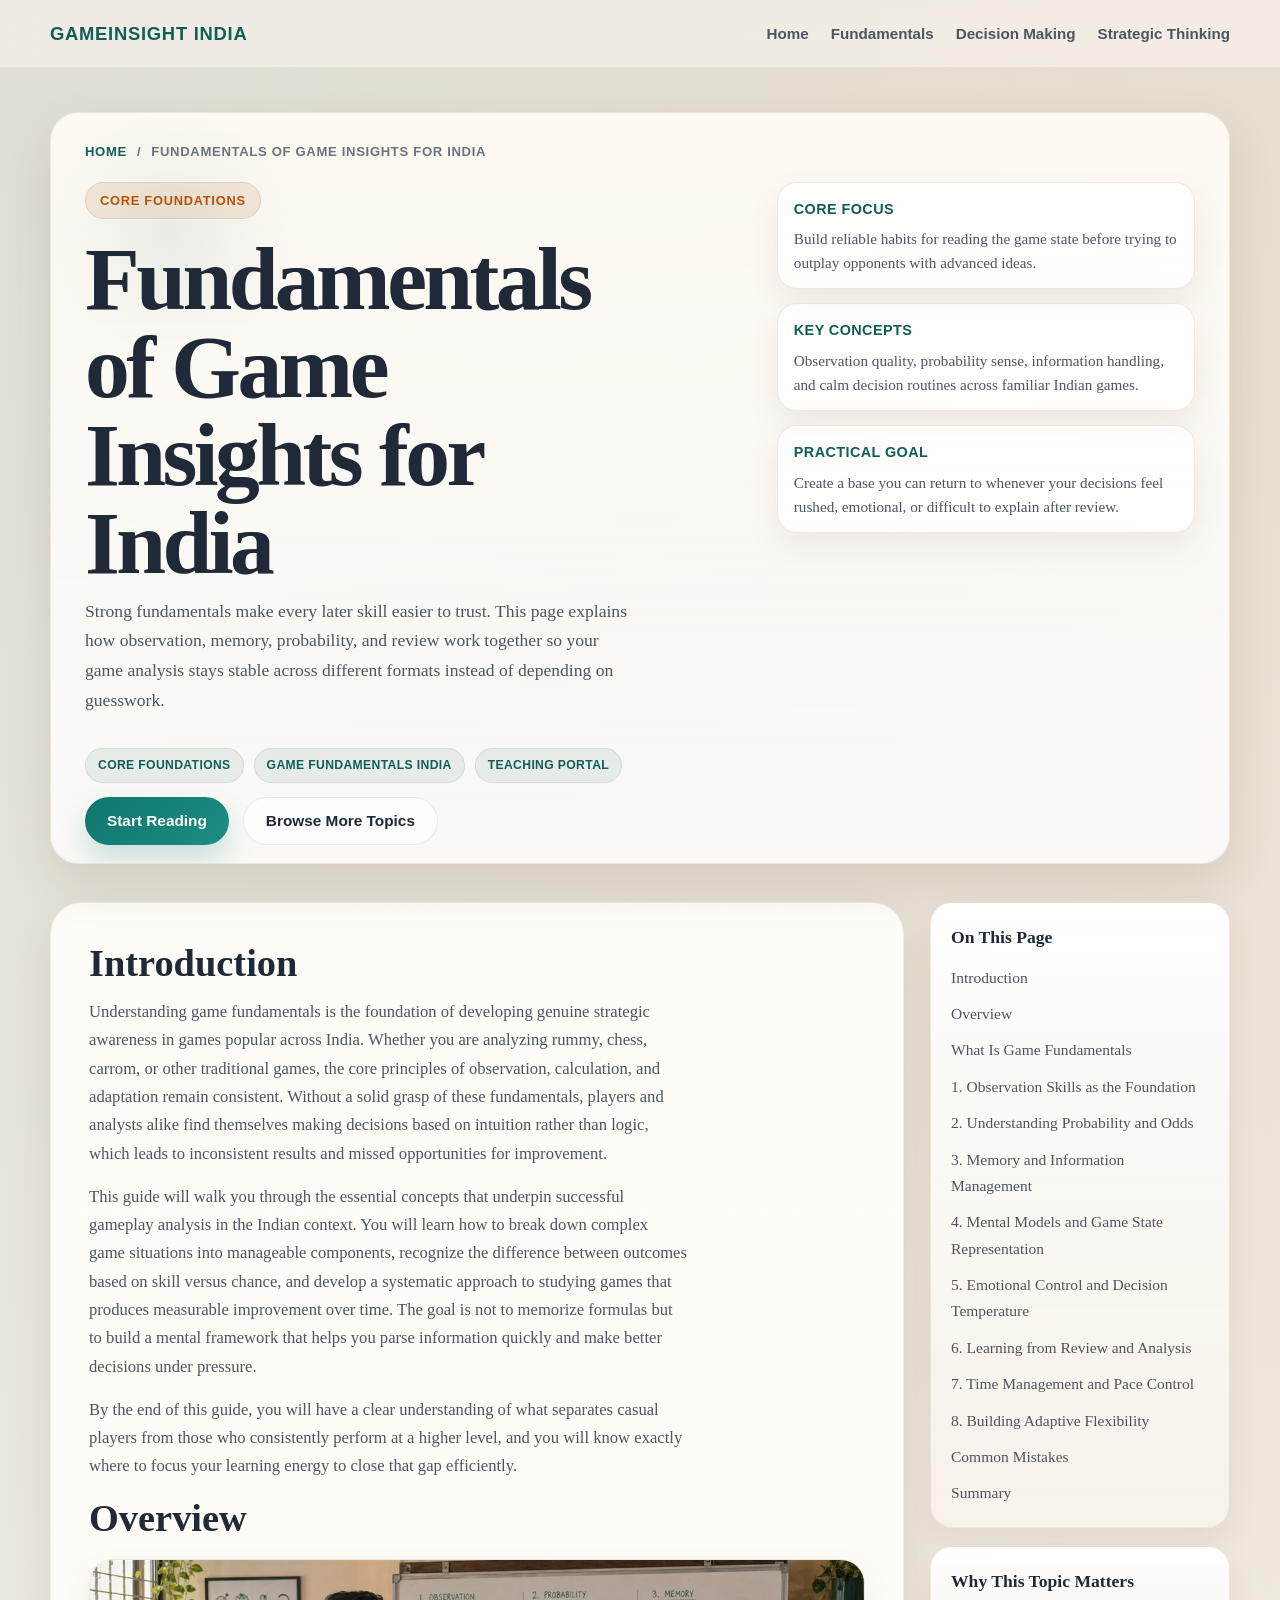
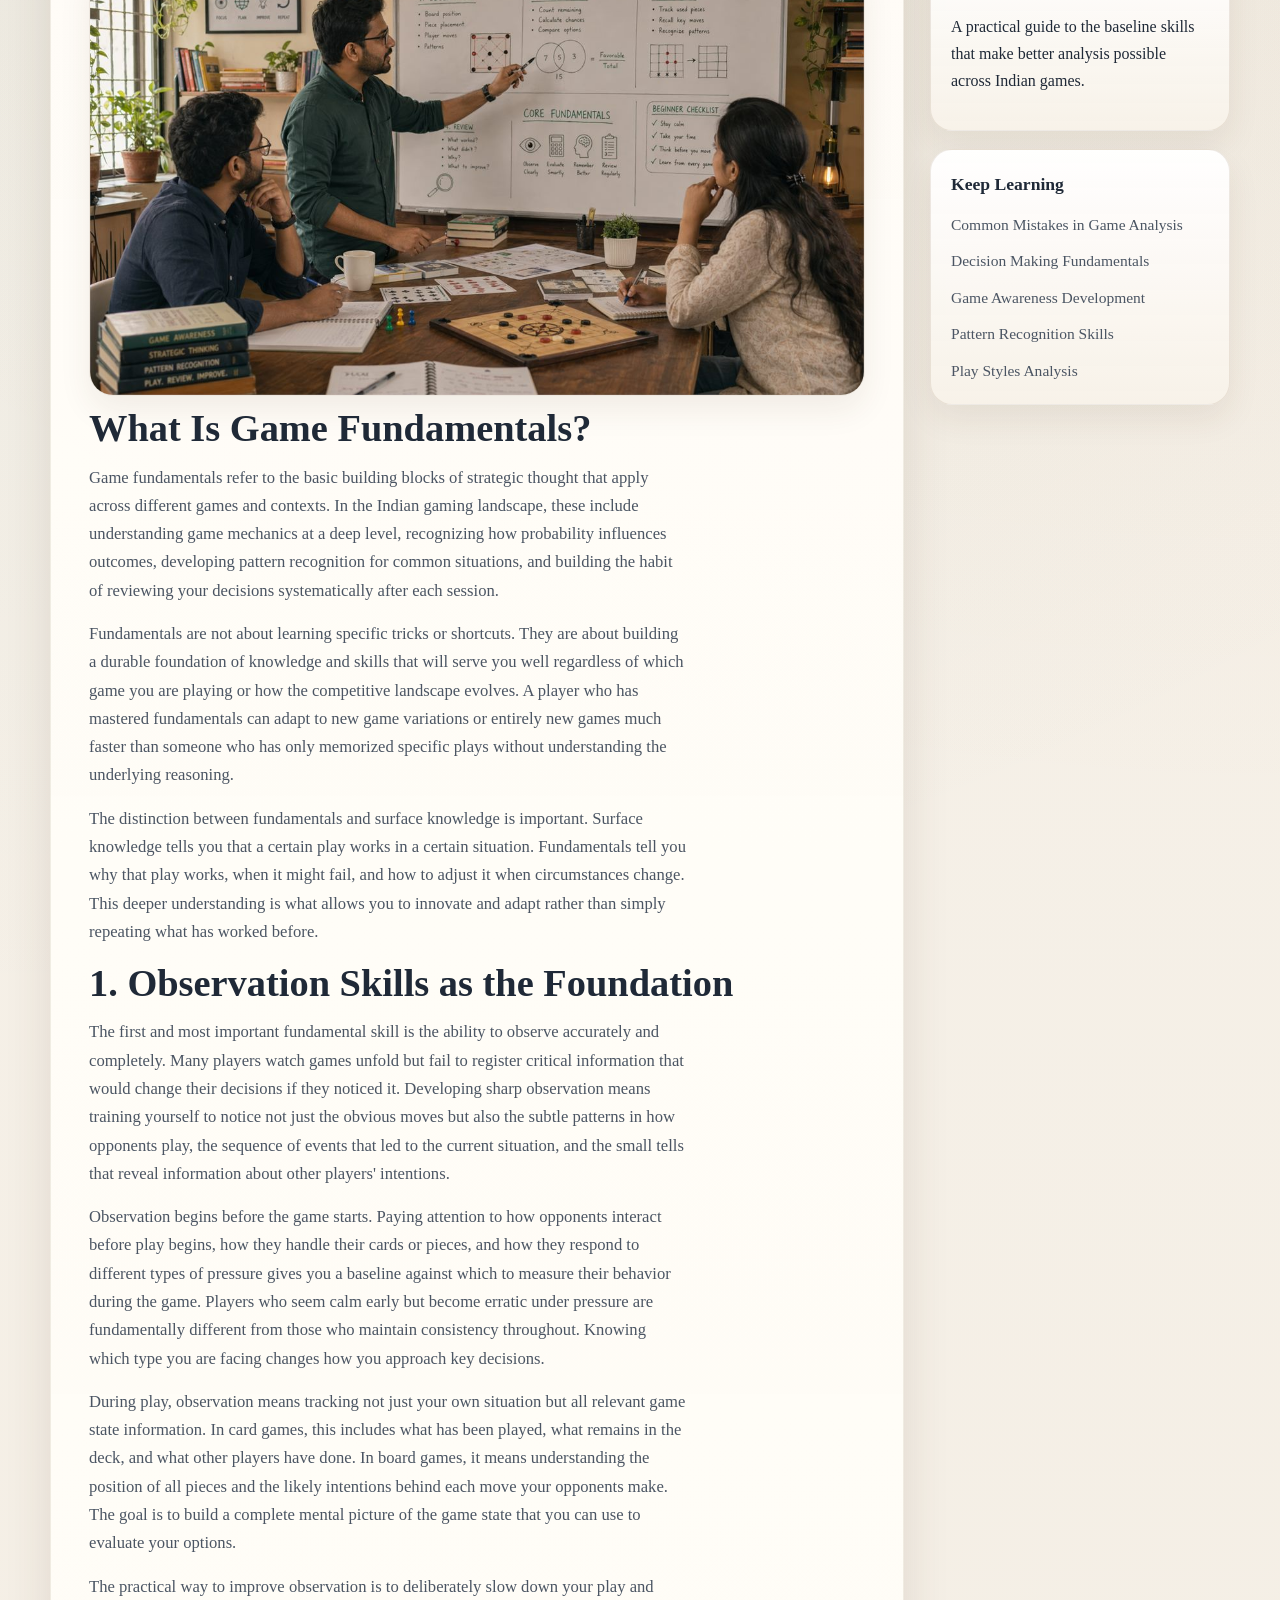
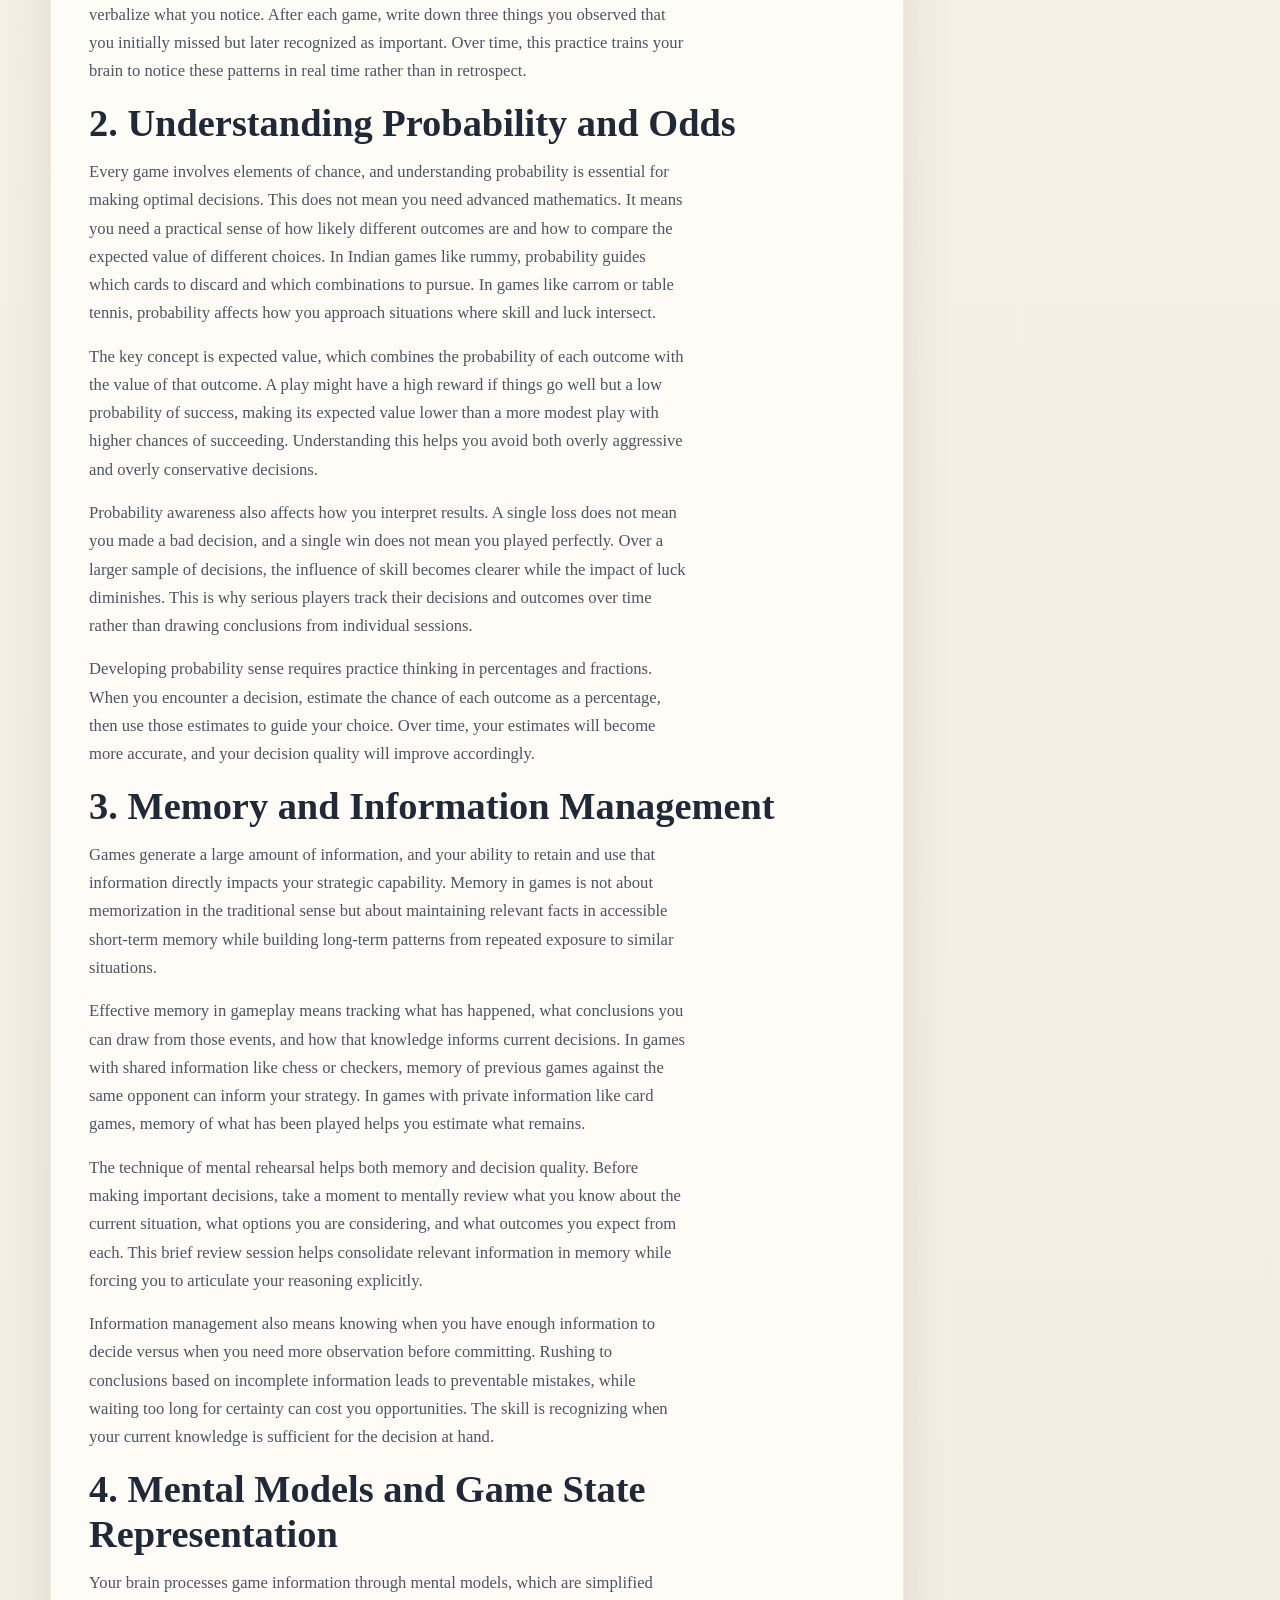
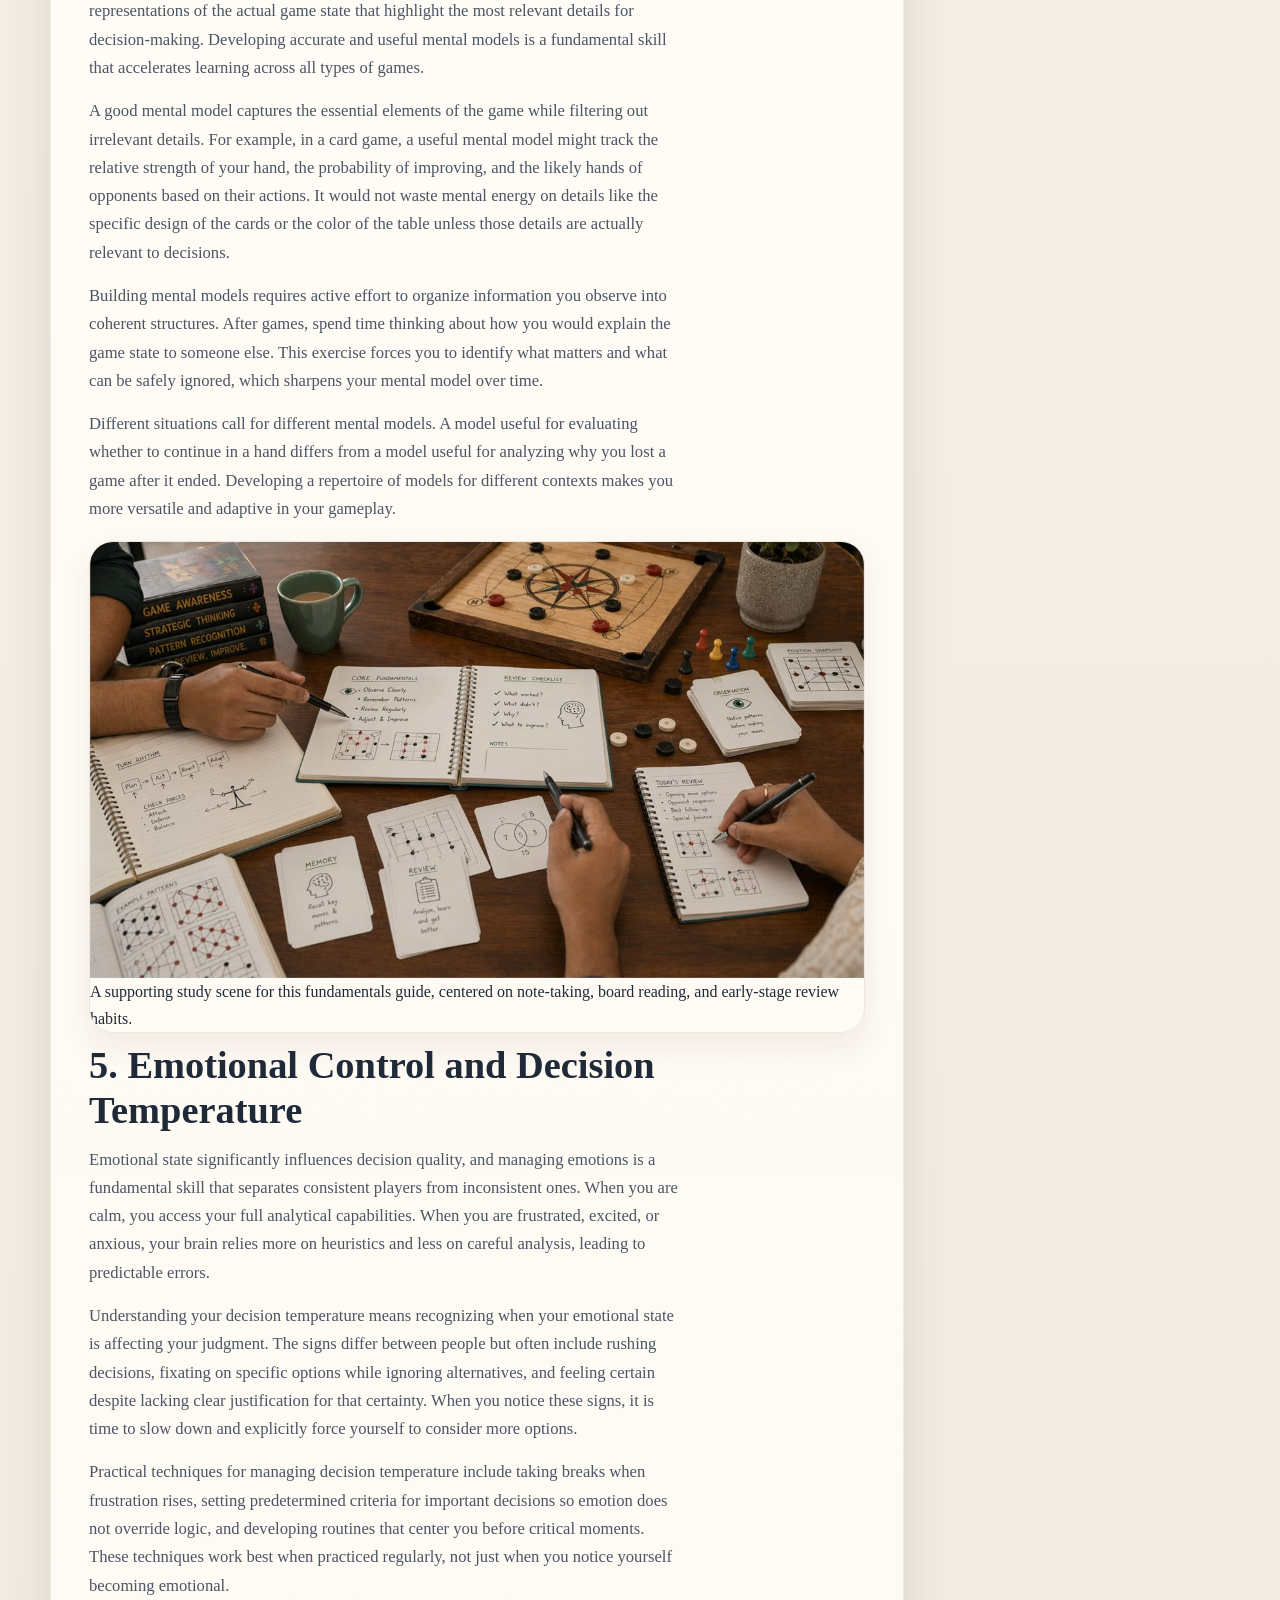
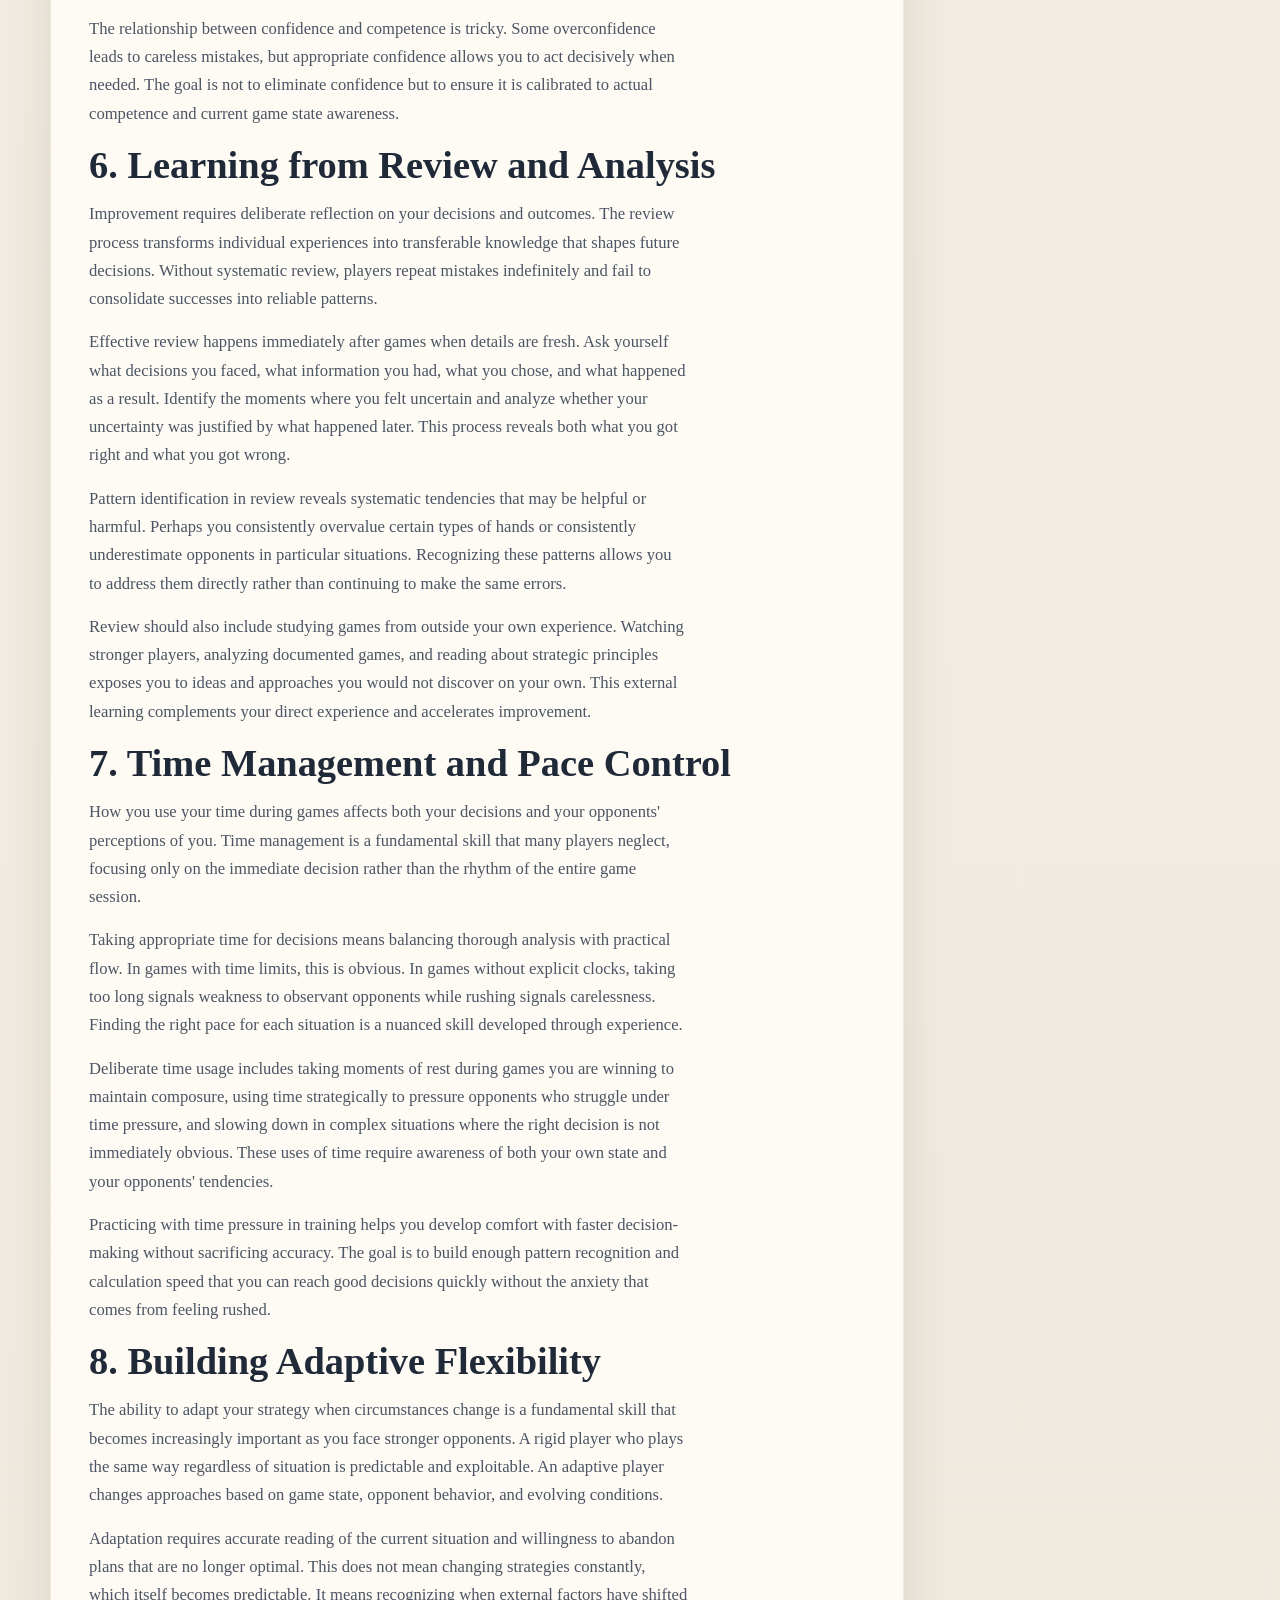
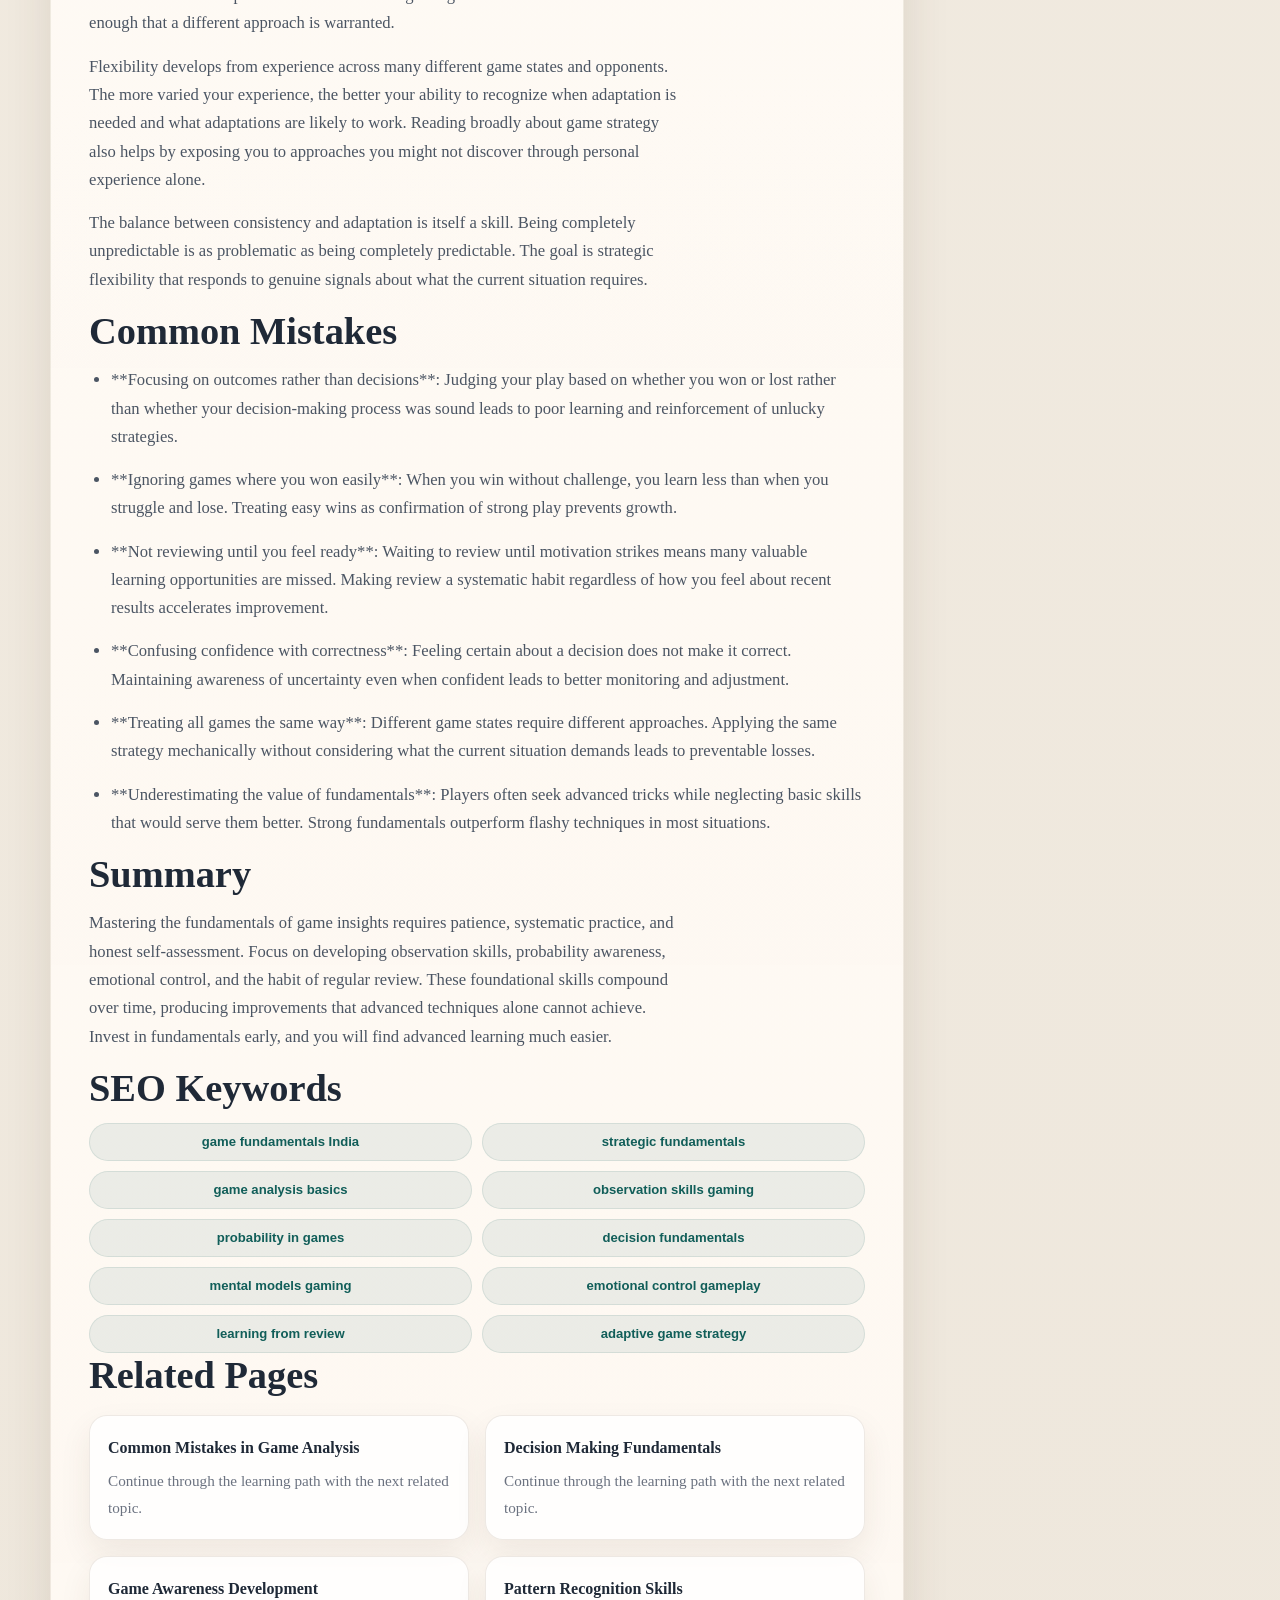
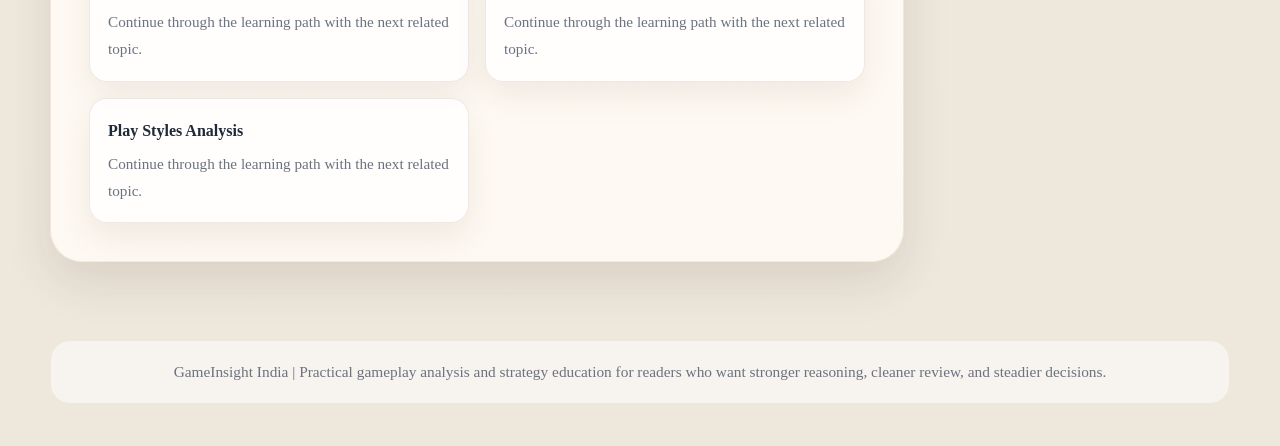
<file: fundamentals.html>
<!DOCTYPE html>
<html lang="en">
<head>
  <meta charset="UTF-8" />
  <meta name="viewport" content="width=device-width, initial-scale=1.0" />
  <title>Fundamentals of Game Insights for India | GameInsight India</title>
  <meta name="description" content="Understanding game fundamentals is the foundation of developing genuine strategic awareness in games popular across India. Whether you are analyzing rummy, chess, carrom, or..." />
  <meta name="keywords" content="game fundamentals India, strategic fundamentals, game analysis basics, observation skills gaming, probability in games, decision fundamentals, mental models gaming, emotional control gameplay, learning from review, adaptive game strategy" />
  <link rel="stylesheet" href="./assets/css/index.css" />
</head>
<body>
  <header class="topbar">
    <div class="container">
      <div class="brand">GameInsight India</div>
      <nav class="nav-links">
        <a href="./index.html">Home</a>
        <a href="./fundamentals.html">Fundamentals</a>
        <a href="./decision-making.html">Decision Making</a>
        <a href="./strategic-thinking.html">Strategic Thinking</a>
      </nav>
    </div>
  </header>

  <section class="hero page-hero page-hero--compact">
    <div class="container">
      <div class="page-hero-panel">
        <div class="breadcrumb"><a href="./index.html">Home</a><span>/</span><span>Fundamentals of Game Insights for India</span></div>
        <div class="page-hero-head">
          <div class="page-hero-copy">
            <span class="page-kicker">Core Foundations</span>
            <h1>Fundamentals of Game Insights for India</h1>
            <p class="page-hero-lead">Strong fundamentals make every later skill easier to trust. This page explains how observation, memory, probability, and review work together so your game analysis stays stable across different formats instead of depending on guesswork.</p>
          </div>
          <div class="page-hero-notes"><div class="page-hero-note"><strong>Core Focus</strong><span>Build reliable habits for reading the game state before trying to outplay opponents with advanced ideas.</span></div><div class="page-hero-note"><strong>Key Concepts</strong><span>Observation quality, probability sense, information handling, and calm decision routines across familiar Indian games.</span></div><div class="page-hero-note"><strong>Practical Goal</strong><span>Create a base you can return to whenever your decisions feel rushed, emotional, or difficult to explain after review.</span></div></div>
        </div>
        <div class="hero-summary hero-summary-compact"><p>Strong fundamentals make every later skill easier to trust. This page explains how observation, memory, probability, and review work together so your game analysis stays stable across different formats instead of depending on guesswork.</p></div>
        <div class="hero-chip-row"><span class="chip">Core Foundations</span><span class="chip">game fundamentals India</span><span class="chip">Teaching Portal</span></div>
        <div class="hero-actions">
          <a class="cta-btn" href="#overview">Start Reading</a>
          <a class="ghost-btn" href="./index.html#topic-guides">Browse More Topics</a>
        </div>
      </div>
    </div>
  </section>

  <main class="content">
    <div class="container content-shell">
      <article class="article"><section class="article-section" id="introduction"><h2>Introduction</h2><p>Understanding game fundamentals is the foundation of developing genuine strategic awareness in games popular across India. Whether you are analyzing rummy, chess, carrom, or other traditional games, the core principles of observation, calculation, and adaptation remain consistent. Without a solid grasp of these fundamentals, players and analysts alike find themselves making decisions based on intuition rather than logic, which leads to inconsistent results and missed opportunities for improvement.</p><p>This guide will walk you through the essential concepts that underpin successful gameplay analysis in the Indian context. You will learn how to break down complex game situations into manageable components, recognize the difference between outcomes based on skill versus chance, and develop a systematic approach to studying games that produces measurable improvement over time. The goal is not to memorize formulas but to build a mental framework that helps you parse information quickly and make better decisions under pressure.</p><p>By the end of this guide, you will have a clear understanding of what separates casual players from those who consistently perform at a higher level, and you will know exactly where to focus your learning energy to close that gap efficiently.</p></section><section class="article-section" id="overview"><h2>Overview</h2><figure class="article-image"><img src="./assets/images/fundamentals.jpg" alt="Strategic fundamentals and learning foundations for Indian games" loading="lazy" /></figure></section><section class="article-section" id="what-is-game-fundamentals"><h2>What Is Game Fundamentals?</h2><p>Game fundamentals refer to the basic building blocks of strategic thought that apply across different games and contexts. In the Indian gaming landscape, these include understanding game mechanics at a deep level, recognizing how probability influences outcomes, developing pattern recognition for common situations, and building the habit of reviewing your decisions systematically after each session.</p><p>Fundamentals are not about learning specific tricks or shortcuts. They are about building a durable foundation of knowledge and skills that will serve you well regardless of which game you are playing or how the competitive landscape evolves. A player who has mastered fundamentals can adapt to new game variations or entirely new games much faster than someone who has only memorized specific plays without understanding the underlying reasoning.</p><p>The distinction between fundamentals and surface knowledge is important. Surface knowledge tells you that a certain play works in a certain situation. Fundamentals tell you why that play works, when it might fail, and how to adjust it when circumstances change. This deeper understanding is what allows you to innovate and adapt rather than simply repeating what has worked before.</p></section><section class="article-section" id="1-observation-skills-as-the-foundation"><h2>1. Observation Skills as the Foundation</h2><p>The first and most important fundamental skill is the ability to observe accurately and completely. Many players watch games unfold but fail to register critical information that would change their decisions if they noticed it. Developing sharp observation means training yourself to notice not just the obvious moves but also the subtle patterns in how opponents play, the sequence of events that led to the current situation, and the small tells that reveal information about other players&#x27; intentions.</p><p>Observation begins before the game starts. Paying attention to how opponents interact before play begins, how they handle their cards or pieces, and how they respond to different types of pressure gives you a baseline against which to measure their behavior during the game. Players who seem calm early but become erratic under pressure are fundamentally different from those who maintain consistency throughout. Knowing which type you are facing changes how you approach key decisions.</p><p>During play, observation means tracking not just your own situation but all relevant game state information. In card games, this includes what has been played, what remains in the deck, and what other players have done. In board games, it means understanding the position of all pieces and the likely intentions behind each move your opponents make. The goal is to build a complete mental picture of the game state that you can use to evaluate your options.</p><p>The practical way to improve observation is to deliberately slow down your play and verbalize what you notice. After each game, write down three things you observed that you initially missed but later recognized as important. Over time, this practice trains your brain to notice these patterns in real time rather than in retrospect.</p></section><section class="article-section" id="2-understanding-probability-and-odds"><h2>2. Understanding Probability and Odds</h2><p>Every game involves elements of chance, and understanding probability is essential for making optimal decisions. This does not mean you need advanced mathematics. It means you need a practical sense of how likely different outcomes are and how to compare the expected value of different choices. In Indian games like rummy, probability guides which cards to discard and which combinations to pursue. In games like carrom or table tennis, probability affects how you approach situations where skill and luck intersect.</p><p>The key concept is expected value, which combines the probability of each outcome with the value of that outcome. A play might have a high reward if things go well but a low probability of success, making its expected value lower than a more modest play with higher chances of succeeding. Understanding this helps you avoid both overly aggressive and overly conservative decisions.</p><p>Probability awareness also affects how you interpret results. A single loss does not mean you made a bad decision, and a single win does not mean you played perfectly. Over a larger sample of decisions, the influence of skill becomes clearer while the impact of luck diminishes. This is why serious players track their decisions and outcomes over time rather than drawing conclusions from individual sessions.</p><p>Developing probability sense requires practice thinking in percentages and fractions. When you encounter a decision, estimate the chance of each outcome as a percentage, then use those estimates to guide your choice. Over time, your estimates will become more accurate, and your decision quality will improve accordingly.</p></section><section class="article-section" id="3-memory-and-information-management"><h2>3. Memory and Information Management</h2><p>Games generate a large amount of information, and your ability to retain and use that information directly impacts your strategic capability. Memory in games is not about memorization in the traditional sense but about maintaining relevant facts in accessible short-term memory while building long-term patterns from repeated exposure to similar situations.</p><p>Effective memory in gameplay means tracking what has happened, what conclusions you can draw from those events, and how that knowledge informs current decisions. In games with shared information like chess or checkers, memory of previous games against the same opponent can inform your strategy. In games with private information like card games, memory of what has been played helps you estimate what remains.</p><p>The technique of mental rehearsal helps both memory and decision quality. Before making important decisions, take a moment to mentally review what you know about the current situation, what options you are considering, and what outcomes you expect from each. This brief review session helps consolidate relevant information in memory while forcing you to articulate your reasoning explicitly.</p><p>Information management also means knowing when you have enough information to decide versus when you need more observation before committing. Rushing to conclusions based on incomplete information leads to preventable mistakes, while waiting too long for certainty can cost you opportunities. The skill is recognizing when your current knowledge is sufficient for the decision at hand.</p></section><section class="article-section" id="4-mental-models-and-game-state-representation"><h2>4. Mental Models and Game State Representation</h2><p>Your brain processes game information through mental models, which are simplified representations of the actual game state that highlight the most relevant details for decision-making. Developing accurate and useful mental models is a fundamental skill that accelerates learning across all types of games.</p><p>A good mental model captures the essential elements of the game while filtering out irrelevant details. For example, in a card game, a useful mental model might track the relative strength of your hand, the probability of improving, and the likely hands of opponents based on their actions. It would not waste mental energy on details like the specific design of the cards or the color of the table unless those details are actually relevant to decisions.</p><p>Building mental models requires active effort to organize information you observe into coherent structures. After games, spend time thinking about how you would explain the game state to someone else. This exercise forces you to identify what matters and what can be safely ignored, which sharpens your mental model over time.</p><p>Different situations call for different mental models. A model useful for evaluating whether to continue in a hand differs from a model useful for analyzing why you lost a game after it ended. Developing a repertoire of models for different contexts makes you more versatile and adaptive in your gameplay.</p><figure class="article-image article-image--support"><img src="./assets/images/fundamentals-study.jpg" alt="Players reviewing core gameplay fundamentals with notes, diagrams, and learning checkpoints" loading="lazy" /><figcaption>A supporting study scene for this fundamentals guide, centered on note-taking, board reading, and early-stage review habits.</figcaption></figure></section><section class="article-section" id="5-emotional-control-and-decision-temperature"><h2>5. Emotional Control and Decision Temperature</h2><p>Emotional state significantly influences decision quality, and managing emotions is a fundamental skill that separates consistent players from inconsistent ones. When you are calm, you access your full analytical capabilities. When you are frustrated, excited, or anxious, your brain relies more on heuristics and less on careful analysis, leading to predictable errors.</p><p>Understanding your decision temperature means recognizing when your emotional state is affecting your judgment. The signs differ between people but often include rushing decisions, fixating on specific options while ignoring alternatives, and feeling certain despite lacking clear justification for that certainty. When you notice these signs, it is time to slow down and explicitly force yourself to consider more options.</p><p>Practical techniques for managing decision temperature include taking breaks when frustration rises, setting predetermined criteria for important decisions so emotion does not override logic, and developing routines that center you before critical moments. These techniques work best when practiced regularly, not just when you notice yourself becoming emotional.</p><p>The relationship between confidence and competence is tricky. Some overconfidence leads to careless mistakes, but appropriate confidence allows you to act decisively when needed. The goal is not to eliminate confidence but to ensure it is calibrated to actual competence and current game state awareness.</p></section><section class="article-section" id="6-learning-from-review-and-analysis"><h2>6. Learning from Review and Analysis</h2><p>Improvement requires deliberate reflection on your decisions and outcomes. The review process transforms individual experiences into transferable knowledge that shapes future decisions. Without systematic review, players repeat mistakes indefinitely and fail to consolidate successes into reliable patterns.</p><p>Effective review happens immediately after games when details are fresh. Ask yourself what decisions you faced, what information you had, what you chose, and what happened as a result. Identify the moments where you felt uncertain and analyze whether your uncertainty was justified by what happened later. This process reveals both what you got right and what you got wrong.</p><p>Pattern identification in review reveals systematic tendencies that may be helpful or harmful. Perhaps you consistently overvalue certain types of hands or consistently underestimate opponents in particular situations. Recognizing these patterns allows you to address them directly rather than continuing to make the same errors.</p><p>Review should also include studying games from outside your own experience. Watching stronger players, analyzing documented games, and reading about strategic principles exposes you to ideas and approaches you would not discover on your own. This external learning complements your direct experience and accelerates improvement.</p></section><section class="article-section" id="7-time-management-and-pace-control"><h2>7. Time Management and Pace Control</h2><p>How you use your time during games affects both your decisions and your opponents&#x27; perceptions of you. Time management is a fundamental skill that many players neglect, focusing only on the immediate decision rather than the rhythm of the entire game session.</p><p>Taking appropriate time for decisions means balancing thorough analysis with practical flow. In games with time limits, this is obvious. In games without explicit clocks, taking too long signals weakness to observant opponents while rushing signals carelessness. Finding the right pace for each situation is a nuanced skill developed through experience.</p><p>Deliberate time usage includes taking moments of rest during games you are winning to maintain composure, using time strategically to pressure opponents who struggle under time pressure, and slowing down in complex situations where the right decision is not immediately obvious. These uses of time require awareness of both your own state and your opponents&#x27; tendencies.</p><p>Practicing with time pressure in training helps you develop comfort with faster decision-making without sacrificing accuracy. The goal is to build enough pattern recognition and calculation speed that you can reach good decisions quickly without the anxiety that comes from feeling rushed.</p></section><section class="article-section" id="8-building-adaptive-flexibility"><h2>8. Building Adaptive Flexibility</h2><p>The ability to adapt your strategy when circumstances change is a fundamental skill that becomes increasingly important as you face stronger opponents. A rigid player who plays the same way regardless of situation is predictable and exploitable. An adaptive player changes approaches based on game state, opponent behavior, and evolving conditions.</p><p>Adaptation requires accurate reading of the current situation and willingness to abandon plans that are no longer optimal. This does not mean changing strategies constantly, which itself becomes predictable. It means recognizing when external factors have shifted enough that a different approach is warranted.</p><p>Flexibility develops from experience across many different game states and opponents. The more varied your experience, the better your ability to recognize when adaptation is needed and what adaptations are likely to work. Reading broadly about game strategy also helps by exposing you to approaches you might not discover through personal experience alone.</p><p>The balance between consistency and adaptation is itself a skill. Being completely unpredictable is as problematic as being completely predictable. The goal is strategic flexibility that responds to genuine signals about what the current situation requires.</p></section><section class="article-section" id="common-mistakes"><h2>Common Mistakes</h2><ul><li>**Focusing on outcomes rather than decisions**: Judging your play based on whether you won or lost rather than whether your decision-making process was sound leads to poor learning and reinforcement of unlucky strategies.</li></ul><ul><li>**Ignoring games where you won easily**: When you win without challenge, you learn less than when you struggle and lose. Treating easy wins as confirmation of strong play prevents growth.</li></ul><ul><li>**Not reviewing until you feel ready**: Waiting to review until motivation strikes means many valuable learning opportunities are missed. Making review a systematic habit regardless of how you feel about recent results accelerates improvement.</li></ul><ul><li>**Confusing confidence with correctness**: Feeling certain about a decision does not make it correct. Maintaining awareness of uncertainty even when confident leads to better monitoring and adjustment.</li></ul><ul><li>**Treating all games the same way**: Different game states require different approaches. Applying the same strategy mechanically without considering what the current situation demands leads to preventable losses.</li></ul><ul><li>**Underestimating the value of fundamentals**: Players often seek advanced tricks while neglecting basic skills that would serve them better. Strong fundamentals outperform flashy techniques in most situations.</li></ul></section><section class="article-section" id="summary"><h2>Summary</h2><p class="article-lead">Mastering the fundamentals of game insights requires patience, systematic practice, and honest self-assessment. Focus on developing observation skills, probability awareness, emotional control, and the habit of regular review. These foundational skills compound over time, producing improvements that advanced techniques alone cannot achieve. Invest in fundamentals early, and you will find advanced learning much easier.</p></section><section class="article-section" id="seo-keywords"><h2>SEO Keywords</h2><div class="keyword-list"><span class="keyword-pill">game fundamentals India</span><span class="keyword-pill">strategic fundamentals</span><span class="keyword-pill">game analysis basics</span><span class="keyword-pill">observation skills gaming</span><span class="keyword-pill">probability in games</span><span class="keyword-pill">decision fundamentals</span><span class="keyword-pill">mental models gaming</span><span class="keyword-pill">emotional control gameplay</span><span class="keyword-pill">learning from review</span><span class="keyword-pill">adaptive game strategy</span></div></section><section class="article-section" id="related-pages"><h2>Related Pages</h2><div class="related-grid"><a class="related-card" href="./common-mistakes.html"><strong>Common Mistakes in Game Analysis</strong><span>Continue through the learning path with the next related topic.</span></a><a class="related-card" href="./decision-making.html"><strong>Decision Making Fundamentals</strong><span>Continue through the learning path with the next related topic.</span></a><a class="related-card" href="./game-awareness.html"><strong>Game Awareness Development</strong><span>Continue through the learning path with the next related topic.</span></a><a class="related-card" href="./pattern-recognition.html"><strong>Pattern Recognition Skills</strong><span>Continue through the learning path with the next related topic.</span></a><a class="related-card" href="./play-styles.html"><strong>Play Styles Analysis</strong><span>Continue through the learning path with the next related topic.</span></a></div></section></article>
      <aside class="sidebar-stack">
        <section class="sidebar-card">
          <h3>On This Page</h3>
          <div class="toc-list"><a href="#introduction">Introduction</a><a href="#overview">Overview</a><a href="#what-is-game-fundamentals">What Is Game Fundamentals</a><a href="#1-observation-skills-as-the-foundation">1. Observation Skills as the Foundation</a><a href="#2-understanding-probability-and-odds">2. Understanding Probability and Odds</a><a href="#3-memory-and-information-management">3. Memory and Information Management</a><a href="#4-mental-models-and-game-state-representation">4. Mental Models and Game State Representation</a><a href="#5-emotional-control-and-decision-temperature">5. Emotional Control and Decision Temperature</a><a href="#6-learning-from-review-and-analysis">6. Learning from Review and Analysis</a><a href="#7-time-management-and-pace-control">7. Time Management and Pace Control</a><a href="#8-building-adaptive-flexibility">8. Building Adaptive Flexibility</a><a href="#common-mistakes">Common Mistakes</a><a href="#summary">Summary</a></div>
        </section>
        <section class="sidebar-card">
          <h3>Why This Topic Matters</h3>
          <p>A practical guide to the baseline skills that make better analysis possible across Indian games.</p>
        </section>
        <section class="sidebar-card">
          <h3>Keep Learning</h3>
          <div class="related-list"><a href="./common-mistakes.html">Common Mistakes in Game Analysis</a><a href="./decision-making.html">Decision Making Fundamentals</a><a href="./game-awareness.html">Game Awareness Development</a><a href="./pattern-recognition.html">Pattern Recognition Skills</a><a href="./play-styles.html">Play Styles Analysis</a></div>
        </section>
      </aside>
    </div>
  </main>

  <footer class="footer">
    <div class="container">
      GameInsight India | Practical gameplay analysis and strategy education for readers who want stronger reasoning, cleaner review, and steadier decisions.
    </div>
  </footer>
</body>
</html>
</file>
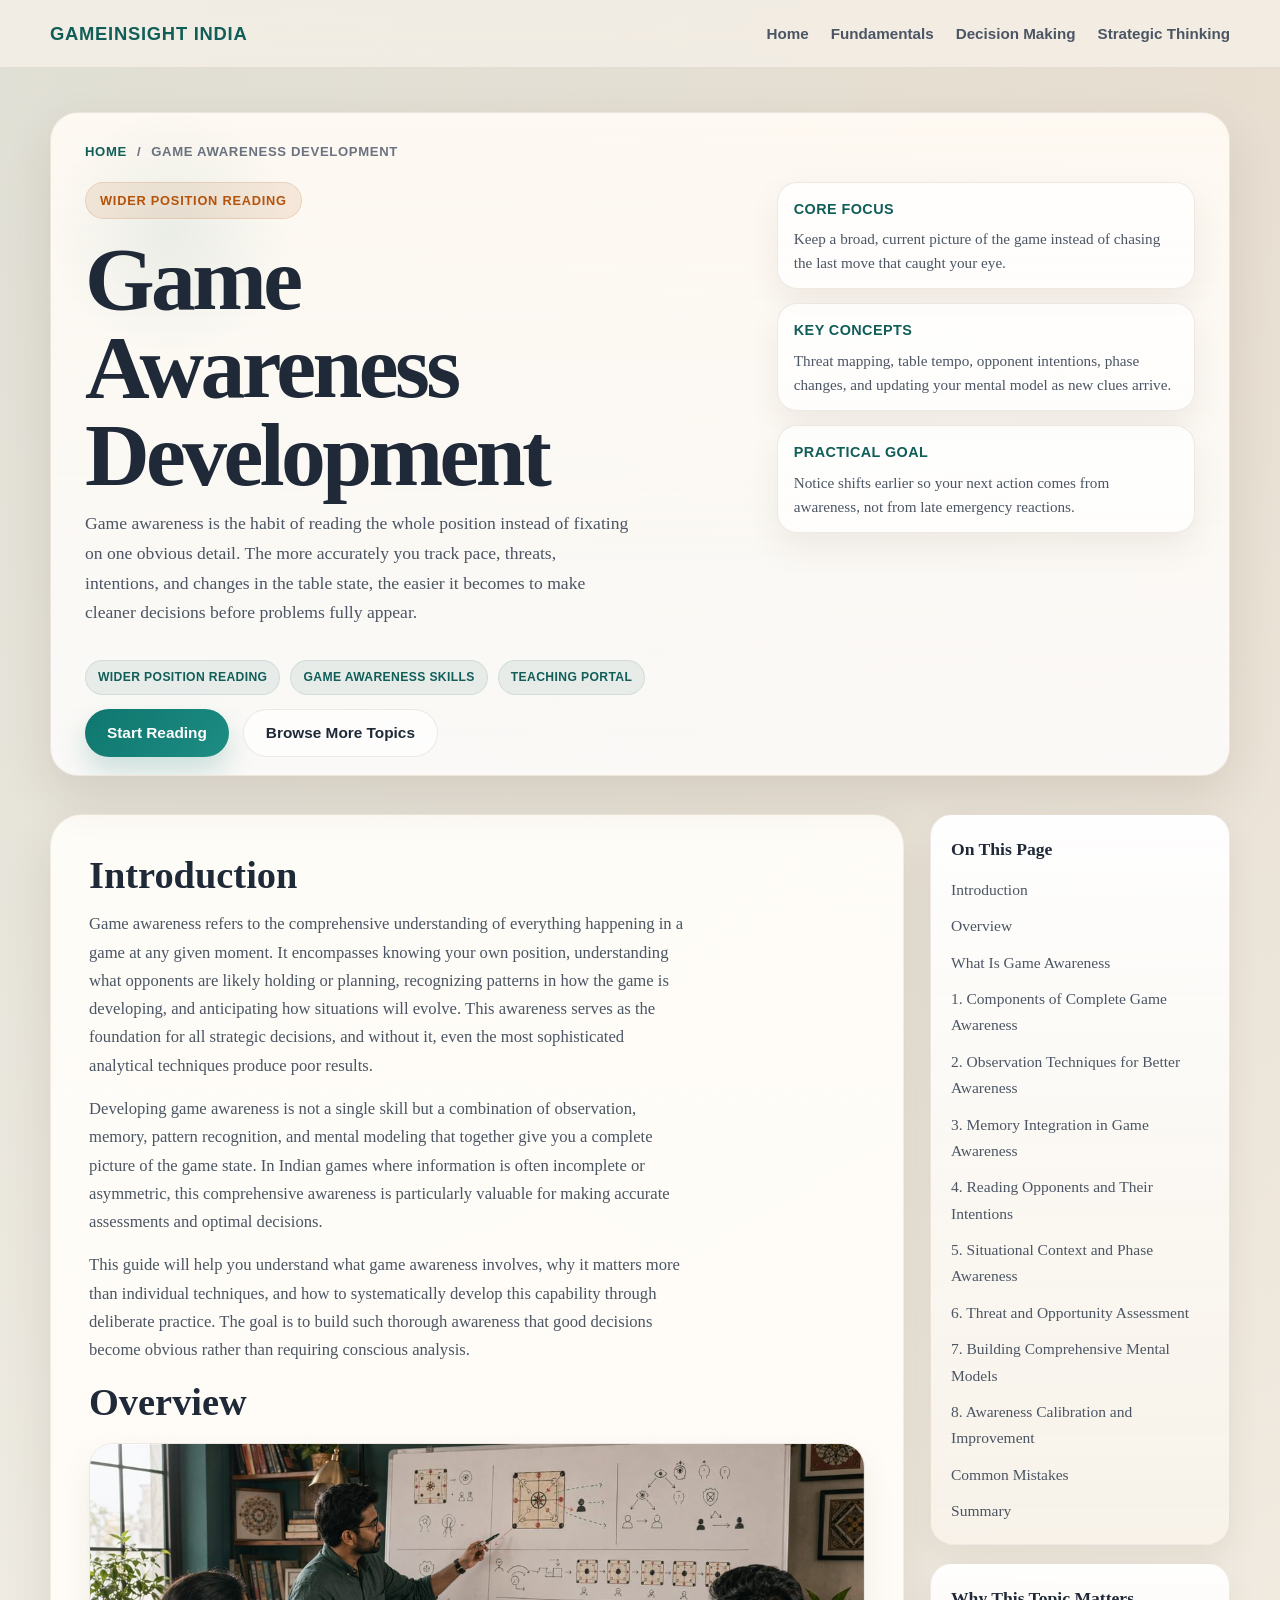
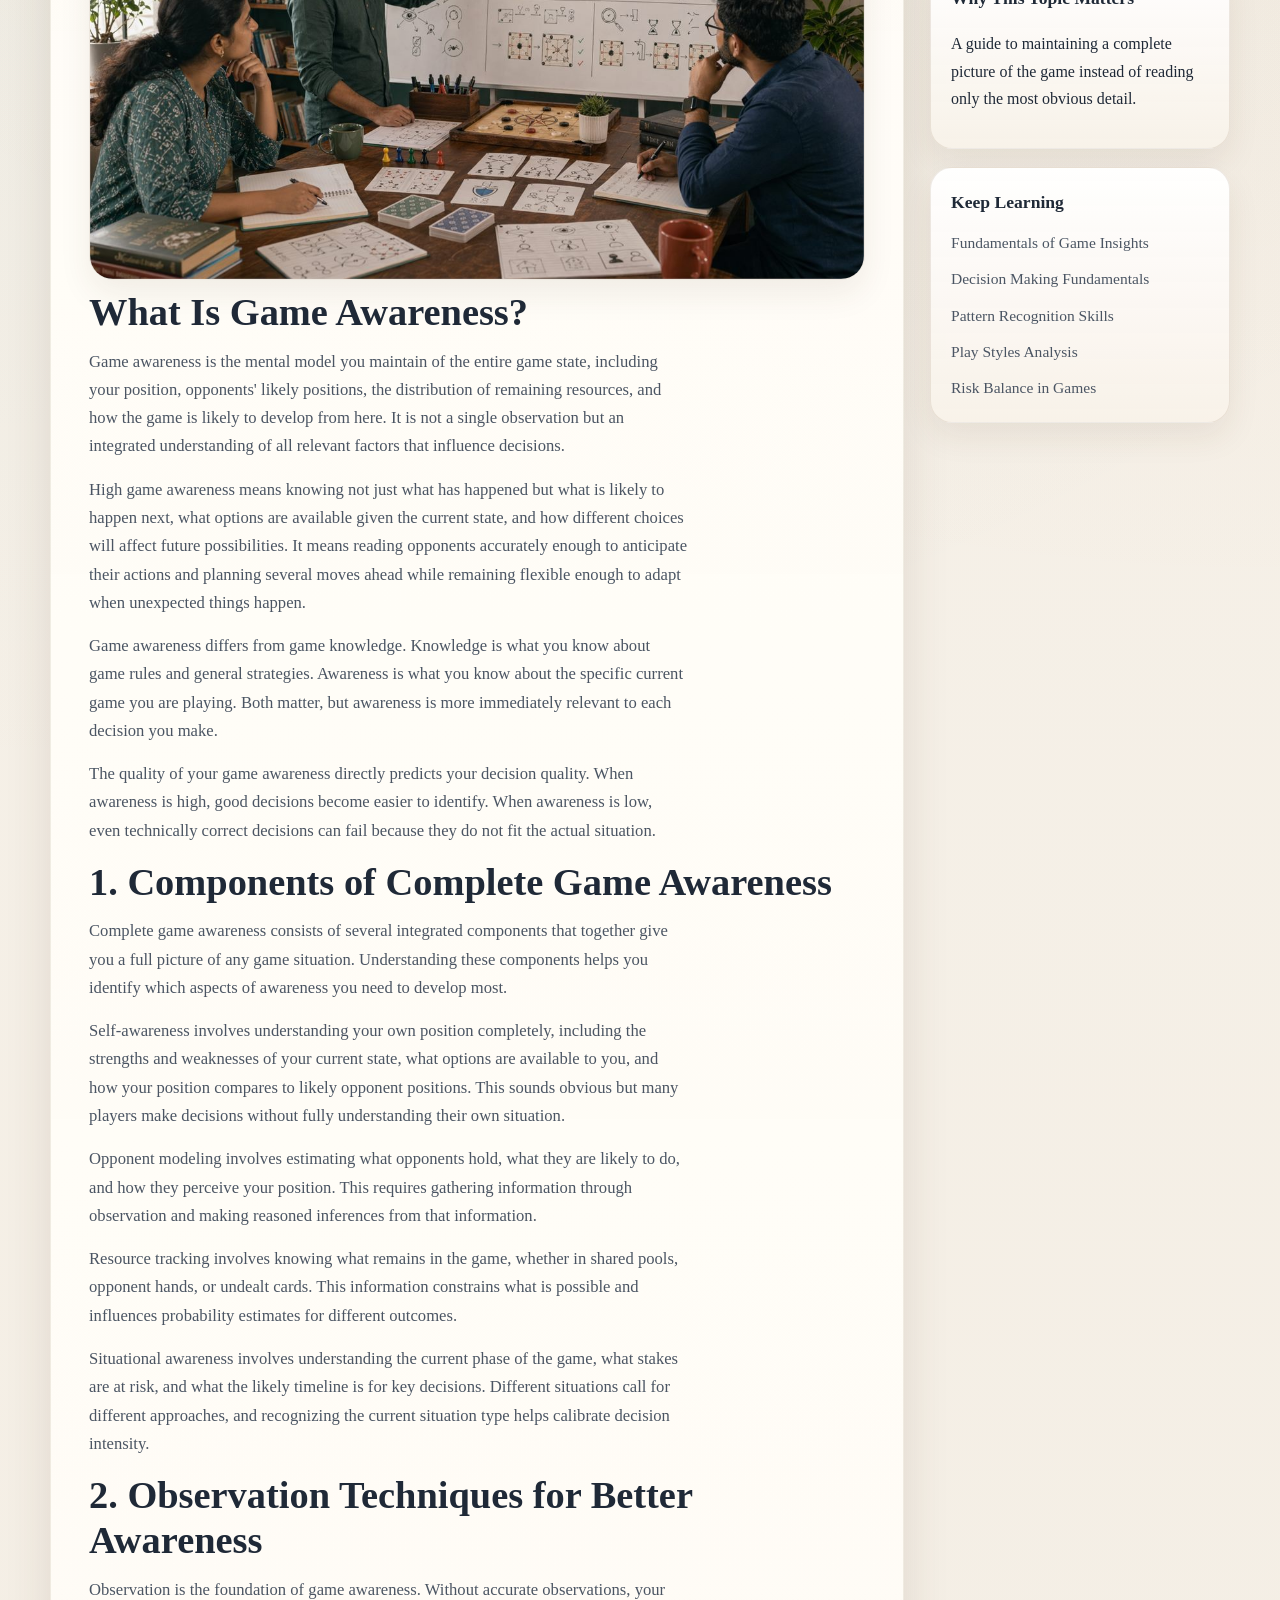
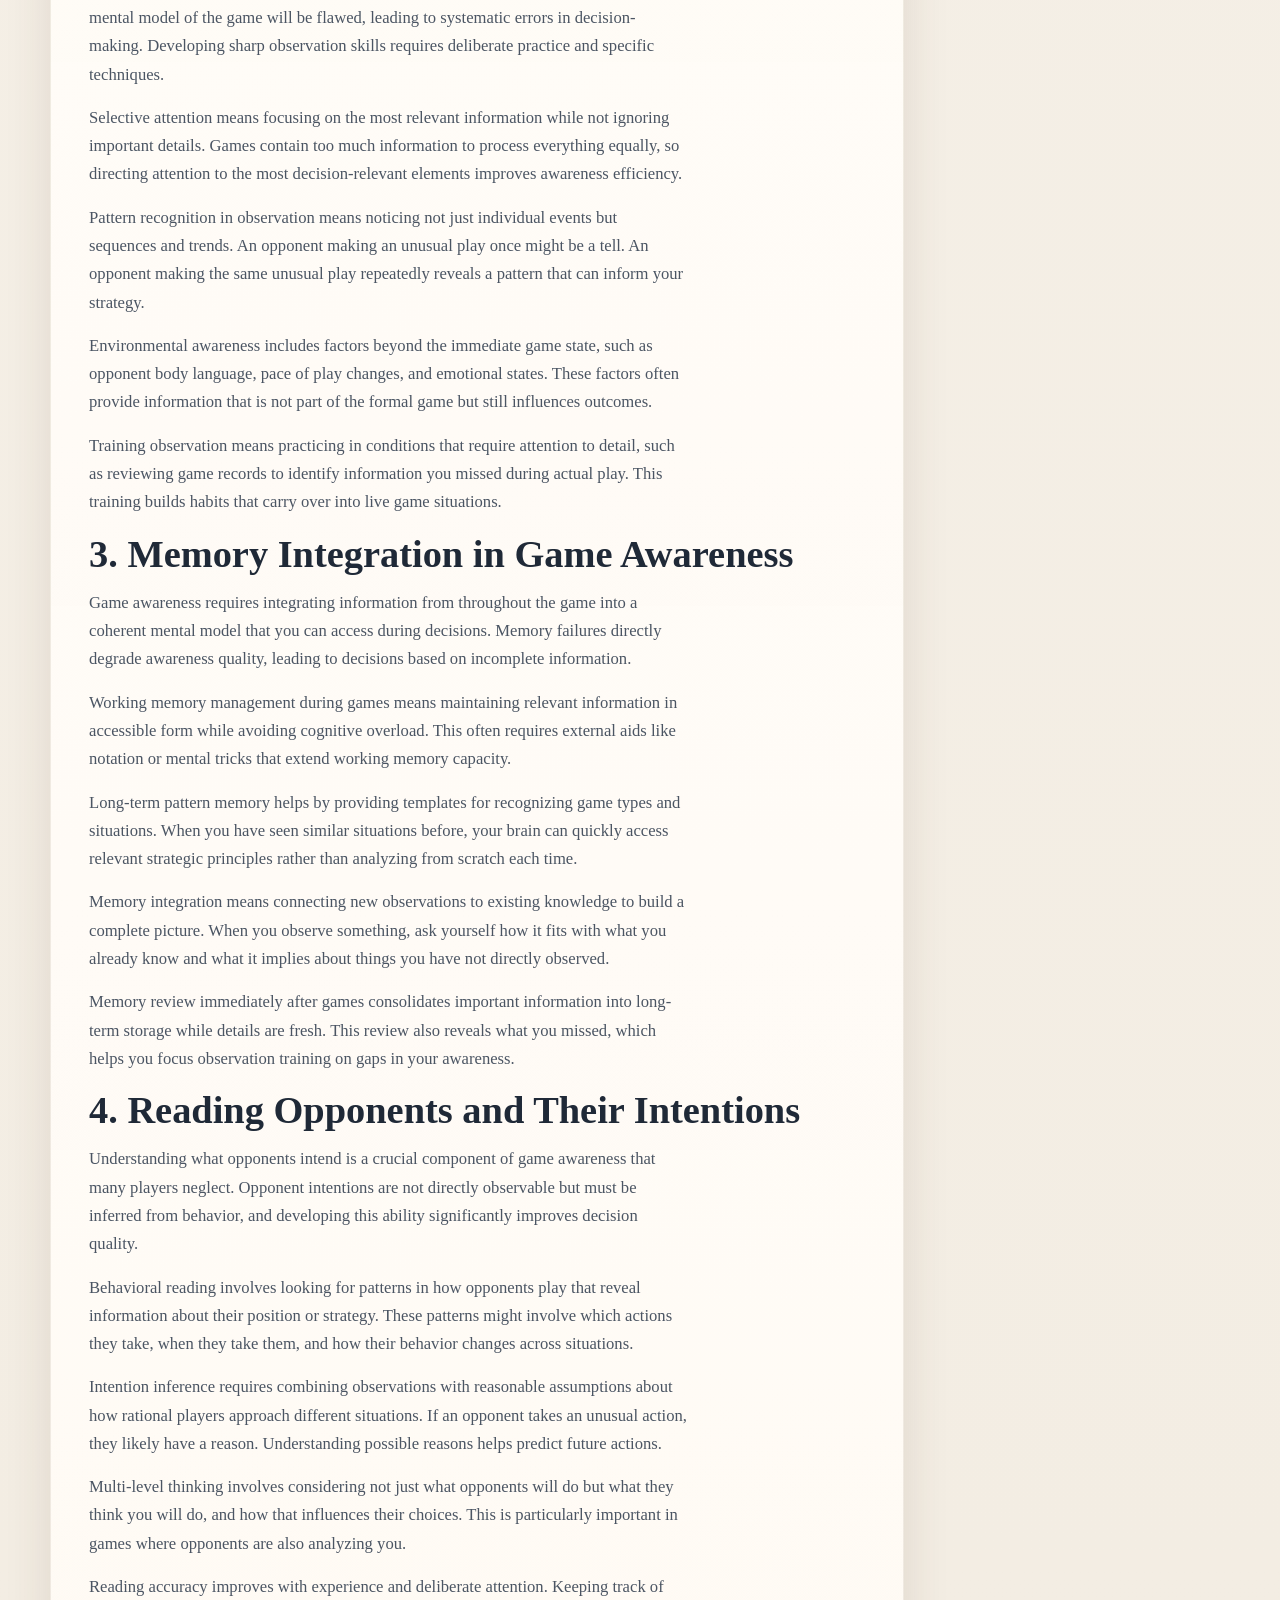
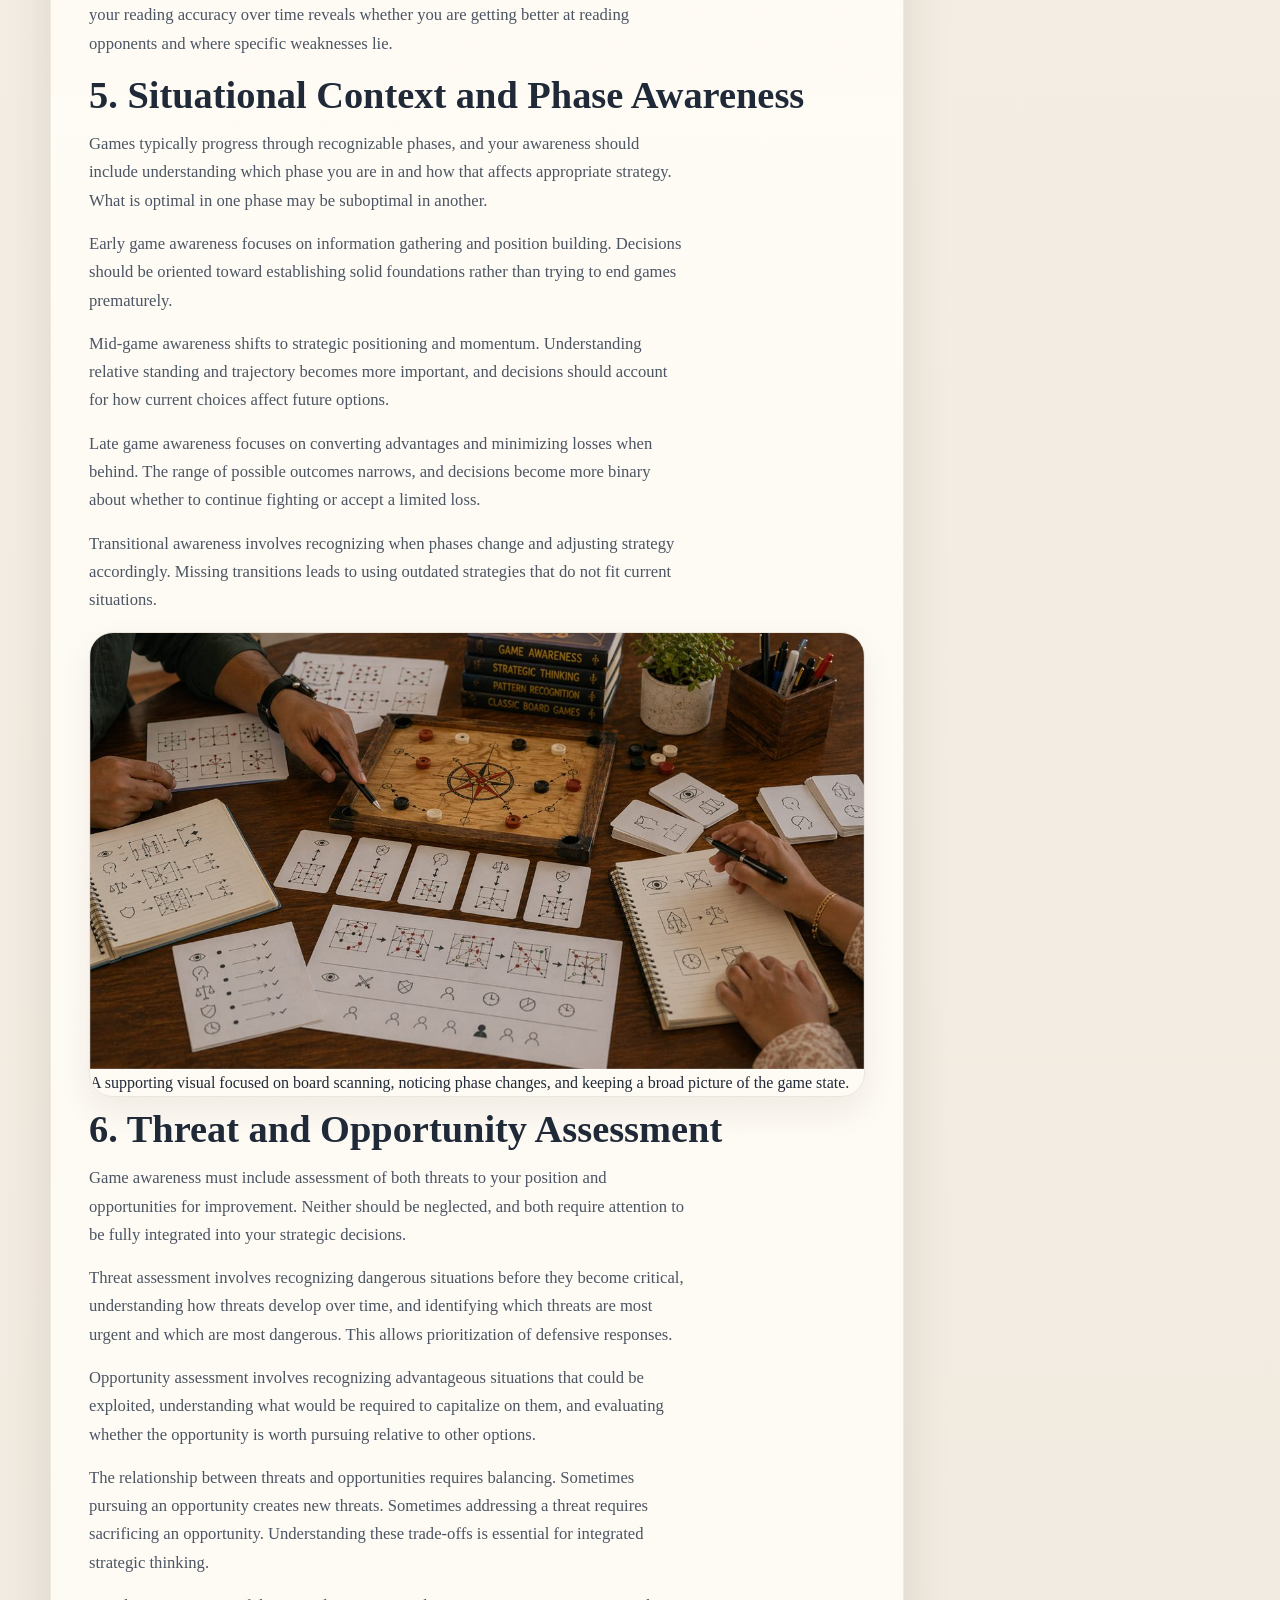
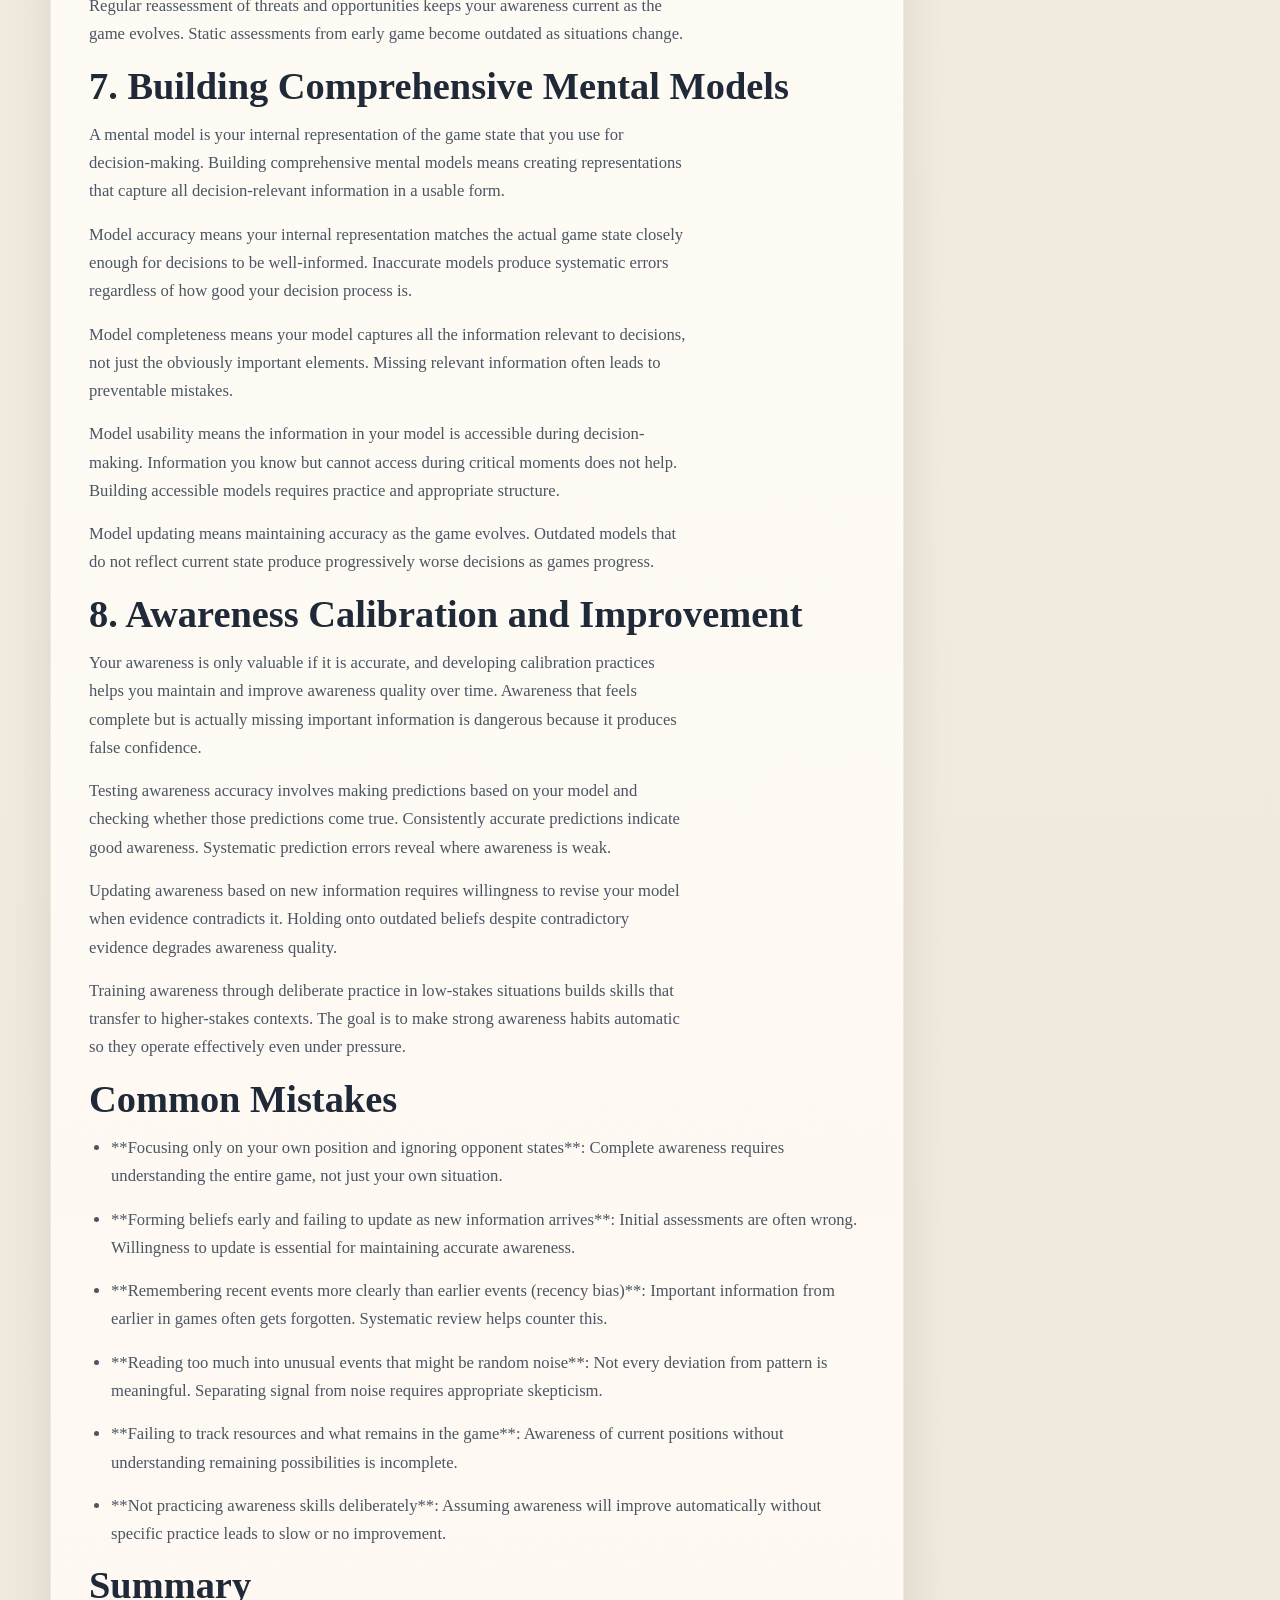
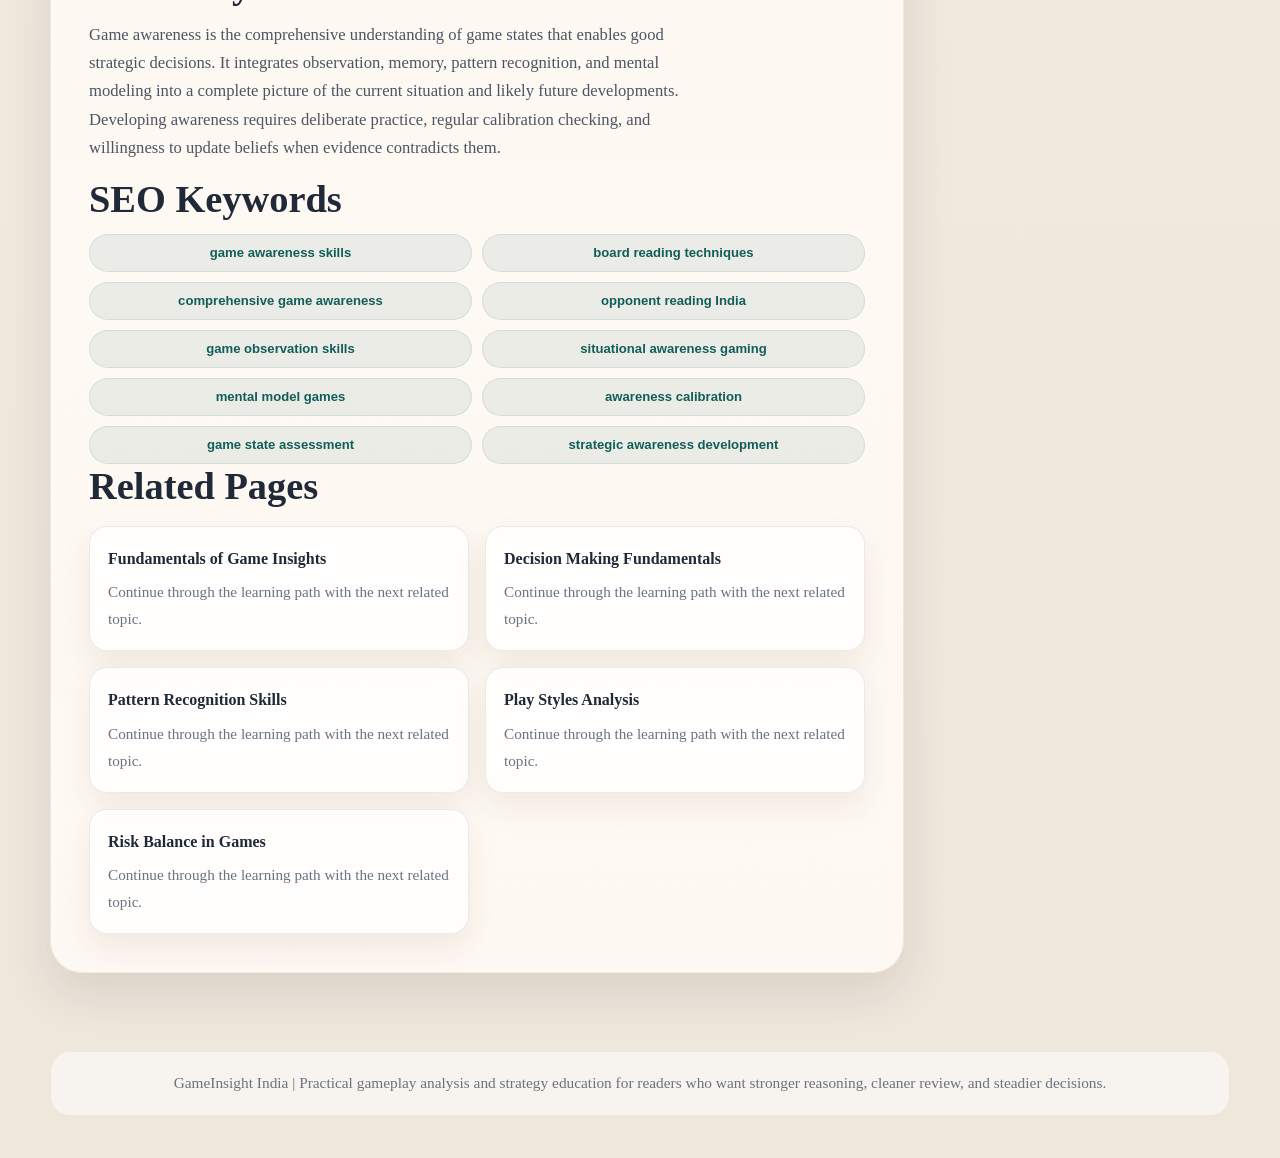
<file: game-awareness.html>
<!DOCTYPE html>
<html lang="en">
<head>
  <meta charset="UTF-8" />
  <meta name="viewport" content="width=device-width, initial-scale=1.0" />
  <title>Game Awareness Development | GameInsight India</title>
  <meta name="description" content="Game awareness refers to the comprehensive understanding of everything happening in a game at any given moment. It encompasses knowing your own position, understanding what..." />
  <meta name="keywords" content="game awareness skills, board reading techniques, comprehensive game awareness, opponent reading India, game observation skills, situational awareness gaming, mental model games, awareness calibration, game state assessment, strategic awareness development" />
  <link rel="stylesheet" href="./assets/css/index.css" />
</head>
<body>
  <header class="topbar">
    <div class="container">
      <div class="brand">GameInsight India</div>
      <nav class="nav-links">
        <a href="./index.html">Home</a>
        <a href="./fundamentals.html">Fundamentals</a>
        <a href="./decision-making.html">Decision Making</a>
        <a href="./strategic-thinking.html">Strategic Thinking</a>
      </nav>
    </div>
  </header>

  <section class="hero page-hero page-hero--compact">
    <div class="container">
      <div class="page-hero-panel">
        <div class="breadcrumb"><a href="./index.html">Home</a><span>/</span><span>Game Awareness Development</span></div>
        <div class="page-hero-head">
          <div class="page-hero-copy">
            <span class="page-kicker">Wider Position Reading</span>
            <h1>Game Awareness Development</h1>
            <p class="page-hero-lead">Game awareness is the habit of reading the whole position instead of fixating on one obvious detail. The more accurately you track pace, threats, intentions, and changes in the table state, the easier it becomes to make cleaner decisions before problems fully appear.</p>
          </div>
          <div class="page-hero-notes"><div class="page-hero-note"><strong>Core Focus</strong><span>Keep a broad, current picture of the game instead of chasing the last move that caught your eye.</span></div><div class="page-hero-note"><strong>Key Concepts</strong><span>Threat mapping, table tempo, opponent intentions, phase changes, and updating your mental model as new clues arrive.</span></div><div class="page-hero-note"><strong>Practical Goal</strong><span>Notice shifts earlier so your next action comes from awareness, not from late emergency reactions.</span></div></div>
        </div>
        <div class="hero-summary hero-summary-compact"><p>Game awareness is the habit of reading the whole position instead of fixating on one obvious detail. The more accurately you track pace, threats, intentions, and changes in the table state, the easier it becomes to make cleaner decisions before problems fully appear.</p></div>
        <div class="hero-chip-row"><span class="chip">Wider Position Reading</span><span class="chip">game awareness skills</span><span class="chip">Teaching Portal</span></div>
        <div class="hero-actions">
          <a class="cta-btn" href="#overview">Start Reading</a>
          <a class="ghost-btn" href="./index.html#topic-guides">Browse More Topics</a>
        </div>
      </div>
    </div>
  </section>

  <main class="content">
    <div class="container content-shell">
      <article class="article"><section class="article-section" id="introduction"><h2>Introduction</h2><p>Game awareness refers to the comprehensive understanding of everything happening in a game at any given moment. It encompasses knowing your own position, understanding what opponents are likely holding or planning, recognizing patterns in how the game is developing, and anticipating how situations will evolve. This awareness serves as the foundation for all strategic decisions, and without it, even the most sophisticated analytical techniques produce poor results.</p><p>Developing game awareness is not a single skill but a combination of observation, memory, pattern recognition, and mental modeling that together give you a complete picture of the game state. In Indian games where information is often incomplete or asymmetric, this comprehensive awareness is particularly valuable for making accurate assessments and optimal decisions.</p><p>This guide will help you understand what game awareness involves, why it matters more than individual techniques, and how to systematically develop this capability through deliberate practice. The goal is to build such thorough awareness that good decisions become obvious rather than requiring conscious analysis.</p></section><section class="article-section" id="overview"><h2>Overview</h2><figure class="article-image"><img src="./assets/images/game-awareness.jpg" alt="Comprehensive game awareness and board reading skills in Indian games" loading="lazy" /></figure></section><section class="article-section" id="what-is-game-awareness"><h2>What Is Game Awareness?</h2><p>Game awareness is the mental model you maintain of the entire game state, including your position, opponents&#x27; likely positions, the distribution of remaining resources, and how the game is likely to develop from here. It is not a single observation but an integrated understanding of all relevant factors that influence decisions.</p><p>High game awareness means knowing not just what has happened but what is likely to happen next, what options are available given the current state, and how different choices will affect future possibilities. It means reading opponents accurately enough to anticipate their actions and planning several moves ahead while remaining flexible enough to adapt when unexpected things happen.</p><p>Game awareness differs from game knowledge. Knowledge is what you know about game rules and general strategies. Awareness is what you know about the specific current game you are playing. Both matter, but awareness is more immediately relevant to each decision you make.</p><p>The quality of your game awareness directly predicts your decision quality. When awareness is high, good decisions become easier to identify. When awareness is low, even technically correct decisions can fail because they do not fit the actual situation.</p></section><section class="article-section" id="1-components-of-complete-game-awareness"><h2>1. Components of Complete Game Awareness</h2><p>Complete game awareness consists of several integrated components that together give you a full picture of any game situation. Understanding these components helps you identify which aspects of awareness you need to develop most.</p><p>Self-awareness involves understanding your own position completely, including the strengths and weaknesses of your current state, what options are available to you, and how your position compares to likely opponent positions. This sounds obvious but many players make decisions without fully understanding their own situation.</p><p>Opponent modeling involves estimating what opponents hold, what they are likely to do, and how they perceive your position. This requires gathering information through observation and making reasoned inferences from that information.</p><p>Resource tracking involves knowing what remains in the game, whether in shared pools, opponent hands, or undealt cards. This information constrains what is possible and influences probability estimates for different outcomes.</p><p>Situational awareness involves understanding the current phase of the game, what stakes are at risk, and what the likely timeline is for key decisions. Different situations call for different approaches, and recognizing the current situation type helps calibrate decision intensity.</p></section><section class="article-section" id="2-observation-techniques-for-better-awareness"><h2>2. Observation Techniques for Better Awareness</h2><p>Observation is the foundation of game awareness. Without accurate observations, your mental model of the game will be flawed, leading to systematic errors in decision-making. Developing sharp observation skills requires deliberate practice and specific techniques.</p><p>Selective attention means focusing on the most relevant information while not ignoring important details. Games contain too much information to process everything equally, so directing attention to the most decision-relevant elements improves awareness efficiency.</p><p>Pattern recognition in observation means noticing not just individual events but sequences and trends. An opponent making an unusual play once might be a tell. An opponent making the same unusual play repeatedly reveals a pattern that can inform your strategy.</p><p>Environmental awareness includes factors beyond the immediate game state, such as opponent body language, pace of play changes, and emotional states. These factors often provide information that is not part of the formal game but still influences outcomes.</p><p>Training observation means practicing in conditions that require attention to detail, such as reviewing game records to identify information you missed during actual play. This training builds habits that carry over into live game situations.</p></section><section class="article-section" id="3-memory-integration-in-game-awareness"><h2>3. Memory Integration in Game Awareness</h2><p>Game awareness requires integrating information from throughout the game into a coherent mental model that you can access during decisions. Memory failures directly degrade awareness quality, leading to decisions based on incomplete information.</p><p>Working memory management during games means maintaining relevant information in accessible form while avoiding cognitive overload. This often requires external aids like notation or mental tricks that extend working memory capacity.</p><p>Long-term pattern memory helps by providing templates for recognizing game types and situations. When you have seen similar situations before, your brain can quickly access relevant strategic principles rather than analyzing from scratch each time.</p><p>Memory integration means connecting new observations to existing knowledge to build a complete picture. When you observe something, ask yourself how it fits with what you already know and what it implies about things you have not directly observed.</p><p>Memory review immediately after games consolidates important information into long-term storage while details are fresh. This review also reveals what you missed, which helps you focus observation training on gaps in your awareness.</p></section><section class="article-section" id="4-reading-opponents-and-their-intentions"><h2>4. Reading Opponents and Their Intentions</h2><p>Understanding what opponents intend is a crucial component of game awareness that many players neglect. Opponent intentions are not directly observable but must be inferred from behavior, and developing this ability significantly improves decision quality.</p><p>Behavioral reading involves looking for patterns in how opponents play that reveal information about their position or strategy. These patterns might involve which actions they take, when they take them, and how their behavior changes across situations.</p><p>Intention inference requires combining observations with reasonable assumptions about how rational players approach different situations. If an opponent takes an unusual action, they likely have a reason. Understanding possible reasons helps predict future actions.</p><p>Multi-level thinking involves considering not just what opponents will do but what they think you will do, and how that influences their choices. This is particularly important in games where opponents are also analyzing you.</p><p>Reading accuracy improves with experience and deliberate attention. Keeping track of your reading accuracy over time reveals whether you are getting better at reading opponents and where specific weaknesses lie.</p></section><section class="article-section" id="5-situational-context-and-phase-awareness"><h2>5. Situational Context and Phase Awareness</h2><p>Games typically progress through recognizable phases, and your awareness should include understanding which phase you are in and how that affects appropriate strategy. What is optimal in one phase may be suboptimal in another.</p><p>Early game awareness focuses on information gathering and position building. Decisions should be oriented toward establishing solid foundations rather than trying to end games prematurely.</p><p>Mid-game awareness shifts to strategic positioning and momentum. Understanding relative standing and trajectory becomes more important, and decisions should account for how current choices affect future options.</p><p>Late game awareness focuses on converting advantages and minimizing losses when behind. The range of possible outcomes narrows, and decisions become more binary about whether to continue fighting or accept a limited loss.</p><p>Transitional awareness involves recognizing when phases change and adjusting strategy accordingly. Missing transitions leads to using outdated strategies that do not fit current situations.</p><figure class="article-image article-image--support"><img src="./assets/images/game-awareness-study.jpg" alt="Game awareness lesson with board scanning, threat mapping, and opponent cues" loading="lazy" /><figcaption>A supporting visual focused on board scanning, noticing phase changes, and keeping a broad picture of the game state.</figcaption></figure></section><section class="article-section" id="6-threat-and-opportunity-assessment"><h2>6. Threat and Opportunity Assessment</h2><p>Game awareness must include assessment of both threats to your position and opportunities for improvement. Neither should be neglected, and both require attention to be fully integrated into your strategic decisions.</p><p>Threat assessment involves recognizing dangerous situations before they become critical, understanding how threats develop over time, and identifying which threats are most urgent and which are most dangerous. This allows prioritization of defensive responses.</p><p>Opportunity assessment involves recognizing advantageous situations that could be exploited, understanding what would be required to capitalize on them, and evaluating whether the opportunity is worth pursuing relative to other options.</p><p>The relationship between threats and opportunities requires balancing. Sometimes pursuing an opportunity creates new threats. Sometimes addressing a threat requires sacrificing an opportunity. Understanding these trade-offs is essential for integrated strategic thinking.</p><p>Regular reassessment of threats and opportunities keeps your awareness current as the game evolves. Static assessments from early game become outdated as situations change.</p></section><section class="article-section" id="7-building-comprehensive-mental-models"><h2>7. Building Comprehensive Mental Models</h2><p>A mental model is your internal representation of the game state that you use for decision-making. Building comprehensive mental models means creating representations that capture all decision-relevant information in a usable form.</p><p>Model accuracy means your internal representation matches the actual game state closely enough for decisions to be well-informed. Inaccurate models produce systematic errors regardless of how good your decision process is.</p><p>Model completeness means your model captures all the information relevant to decisions, not just the obviously important elements. Missing relevant information often leads to preventable mistakes.</p><p>Model usability means the information in your model is accessible during decision-making. Information you know but cannot access during critical moments does not help. Building accessible models requires practice and appropriate structure.</p><p>Model updating means maintaining accuracy as the game evolves. Outdated models that do not reflect current state produce progressively worse decisions as games progress.</p></section><section class="article-section" id="8-awareness-calibration-and-improvement"><h2>8. Awareness Calibration and Improvement</h2><p>Your awareness is only valuable if it is accurate, and developing calibration practices helps you maintain and improve awareness quality over time. Awareness that feels complete but is actually missing important information is dangerous because it produces false confidence.</p><p>Testing awareness accuracy involves making predictions based on your model and checking whether those predictions come true. Consistently accurate predictions indicate good awareness. Systematic prediction errors reveal where awareness is weak.</p><p>Updating awareness based on new information requires willingness to revise your model when evidence contradicts it. Holding onto outdated beliefs despite contradictory evidence degrades awareness quality.</p><p>Training awareness through deliberate practice in low-stakes situations builds skills that transfer to higher-stakes contexts. The goal is to make strong awareness habits automatic so they operate effectively even under pressure.</p></section><section class="article-section" id="common-mistakes"><h2>Common Mistakes</h2><ul><li>**Focusing only on your own position and ignoring opponent states**: Complete awareness requires understanding the entire game, not just your own situation.</li></ul><ul><li>**Forming beliefs early and failing to update as new information arrives**: Initial assessments are often wrong. Willingness to update is essential for maintaining accurate awareness.</li></ul><ul><li>**Remembering recent events more clearly than earlier events (recency bias)**: Important information from earlier in games often gets forgotten. Systematic review helps counter this.</li></ul><ul><li>**Reading too much into unusual events that might be random noise**: Not every deviation from pattern is meaningful. Separating signal from noise requires appropriate skepticism.</li></ul><ul><li>**Failing to track resources and what remains in the game**: Awareness of current positions without understanding remaining possibilities is incomplete.</li></ul><ul><li>**Not practicing awareness skills deliberately**: Assuming awareness will improve automatically without specific practice leads to slow or no improvement.</li></ul></section><section class="article-section" id="summary"><h2>Summary</h2><p class="article-lead">Game awareness is the comprehensive understanding of game states that enables good strategic decisions. It integrates observation, memory, pattern recognition, and mental modeling into a complete picture of the current situation and likely future developments. Developing awareness requires deliberate practice, regular calibration checking, and willingness to update beliefs when evidence contradicts them.</p></section><section class="article-section" id="seo-keywords"><h2>SEO Keywords</h2><div class="keyword-list"><span class="keyword-pill">game awareness skills</span><span class="keyword-pill">board reading techniques</span><span class="keyword-pill">comprehensive game awareness</span><span class="keyword-pill">opponent reading India</span><span class="keyword-pill">game observation skills</span><span class="keyword-pill">situational awareness gaming</span><span class="keyword-pill">mental model games</span><span class="keyword-pill">awareness calibration</span><span class="keyword-pill">game state assessment</span><span class="keyword-pill">strategic awareness development</span></div></section><section class="article-section" id="related-pages"><h2>Related Pages</h2><div class="related-grid"><a class="related-card" href="./fundamentals.html"><strong>Fundamentals of Game Insights</strong><span>Continue through the learning path with the next related topic.</span></a><a class="related-card" href="./decision-making.html"><strong>Decision Making Fundamentals</strong><span>Continue through the learning path with the next related topic.</span></a><a class="related-card" href="./pattern-recognition.html"><strong>Pattern Recognition Skills</strong><span>Continue through the learning path with the next related topic.</span></a><a class="related-card" href="./play-styles.html"><strong>Play Styles Analysis</strong><span>Continue through the learning path with the next related topic.</span></a><a class="related-card" href="./risk-balance.html"><strong>Risk Balance in Games</strong><span>Continue through the learning path with the next related topic.</span></a></div></section></article>
      <aside class="sidebar-stack">
        <section class="sidebar-card">
          <h3>On This Page</h3>
          <div class="toc-list"><a href="#introduction">Introduction</a><a href="#overview">Overview</a><a href="#what-is-game-awareness">What Is Game Awareness</a><a href="#1-components-of-complete-game-awareness">1. Components of Complete Game Awareness</a><a href="#2-observation-techniques-for-better-awareness">2. Observation Techniques for Better Awareness</a><a href="#3-memory-integration-in-game-awareness">3. Memory Integration in Game Awareness</a><a href="#4-reading-opponents-and-their-intentions">4. Reading Opponents and Their Intentions</a><a href="#5-situational-context-and-phase-awareness">5. Situational Context and Phase Awareness</a><a href="#6-threat-and-opportunity-assessment">6. Threat and Opportunity Assessment</a><a href="#7-building-comprehensive-mental-models">7. Building Comprehensive Mental Models</a><a href="#8-awareness-calibration-and-improvement">8. Awareness Calibration and Improvement</a><a href="#common-mistakes">Common Mistakes</a><a href="#summary">Summary</a></div>
        </section>
        <section class="sidebar-card">
          <h3>Why This Topic Matters</h3>
          <p>A guide to maintaining a complete picture of the game instead of reading only the most obvious detail.</p>
        </section>
        <section class="sidebar-card">
          <h3>Keep Learning</h3>
          <div class="related-list"><a href="./fundamentals.html">Fundamentals of Game Insights</a><a href="./decision-making.html">Decision Making Fundamentals</a><a href="./pattern-recognition.html">Pattern Recognition Skills</a><a href="./play-styles.html">Play Styles Analysis</a><a href="./risk-balance.html">Risk Balance in Games</a></div>
        </section>
      </aside>
    </div>
  </main>

  <footer class="footer">
    <div class="container">
      GameInsight India | Practical gameplay analysis and strategy education for readers who want stronger reasoning, cleaner review, and steadier decisions.
    </div>
  </footer>
</body>
</html>
</file>
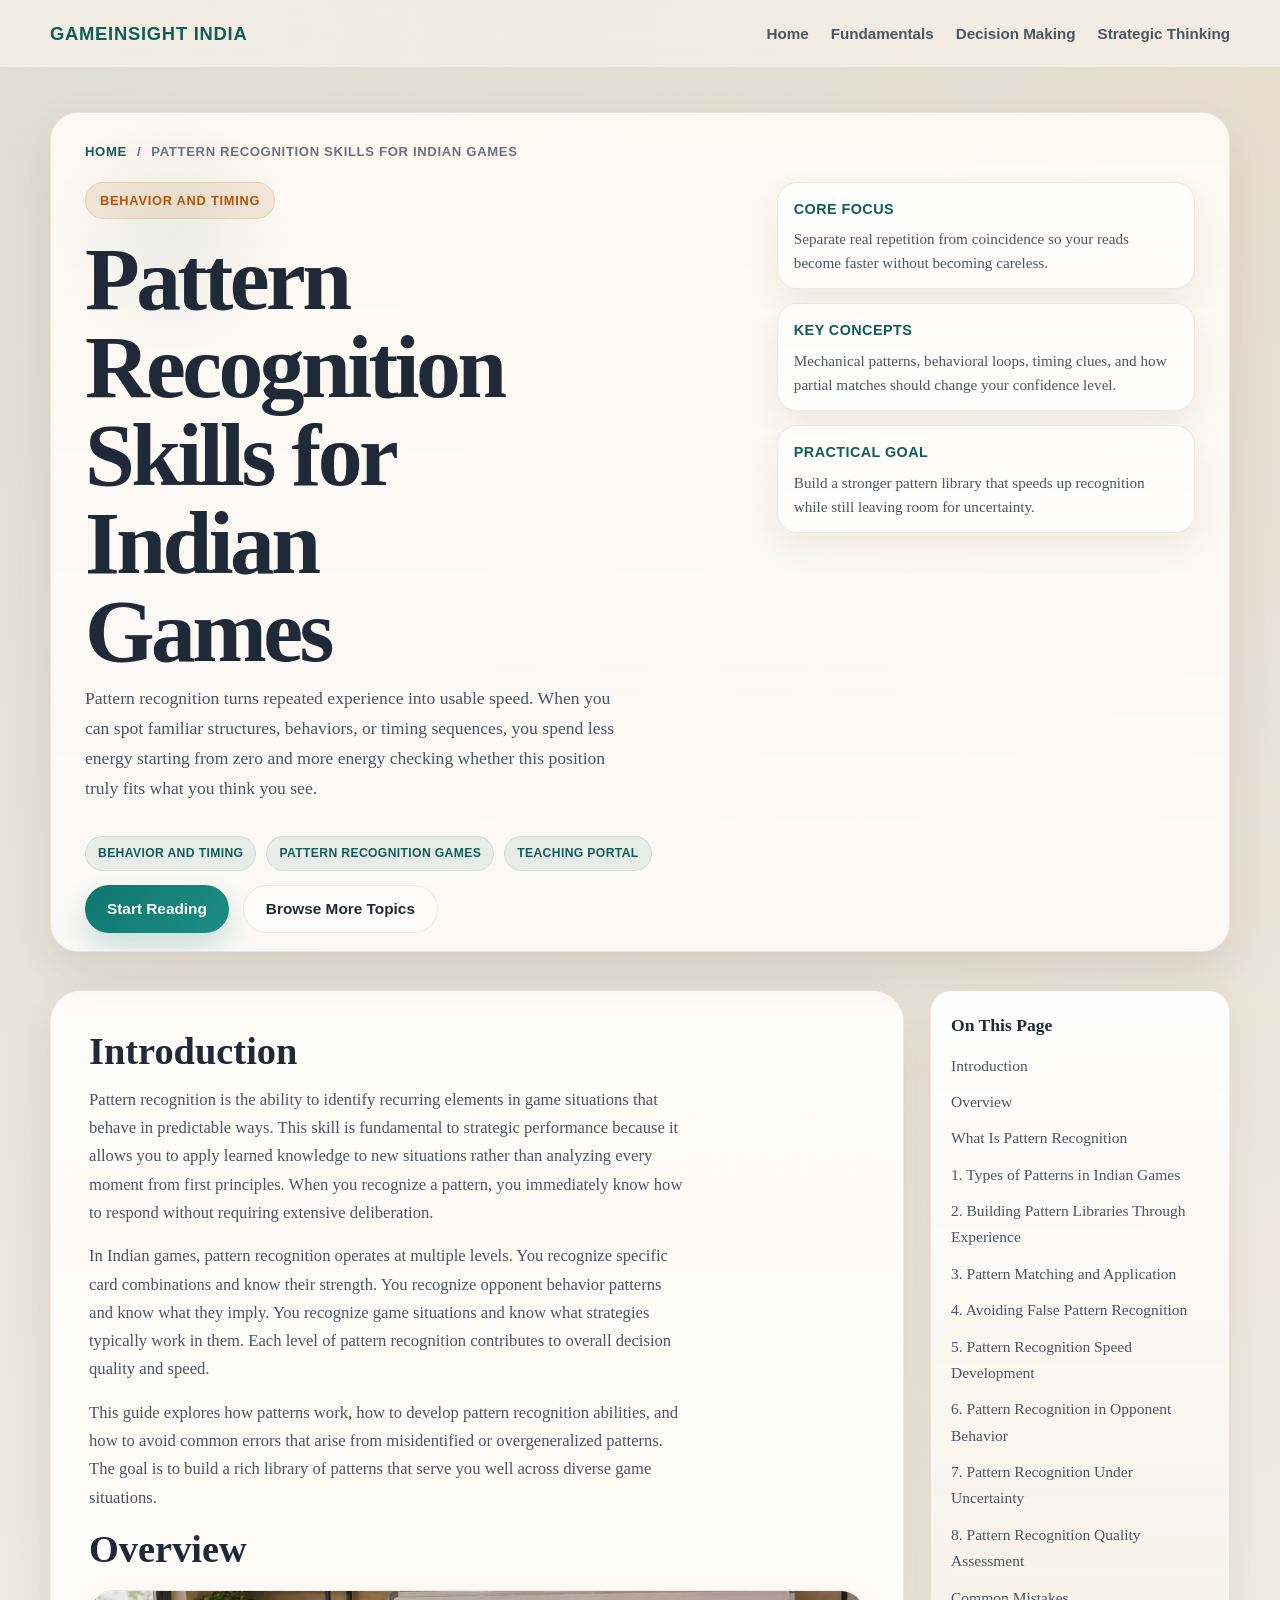
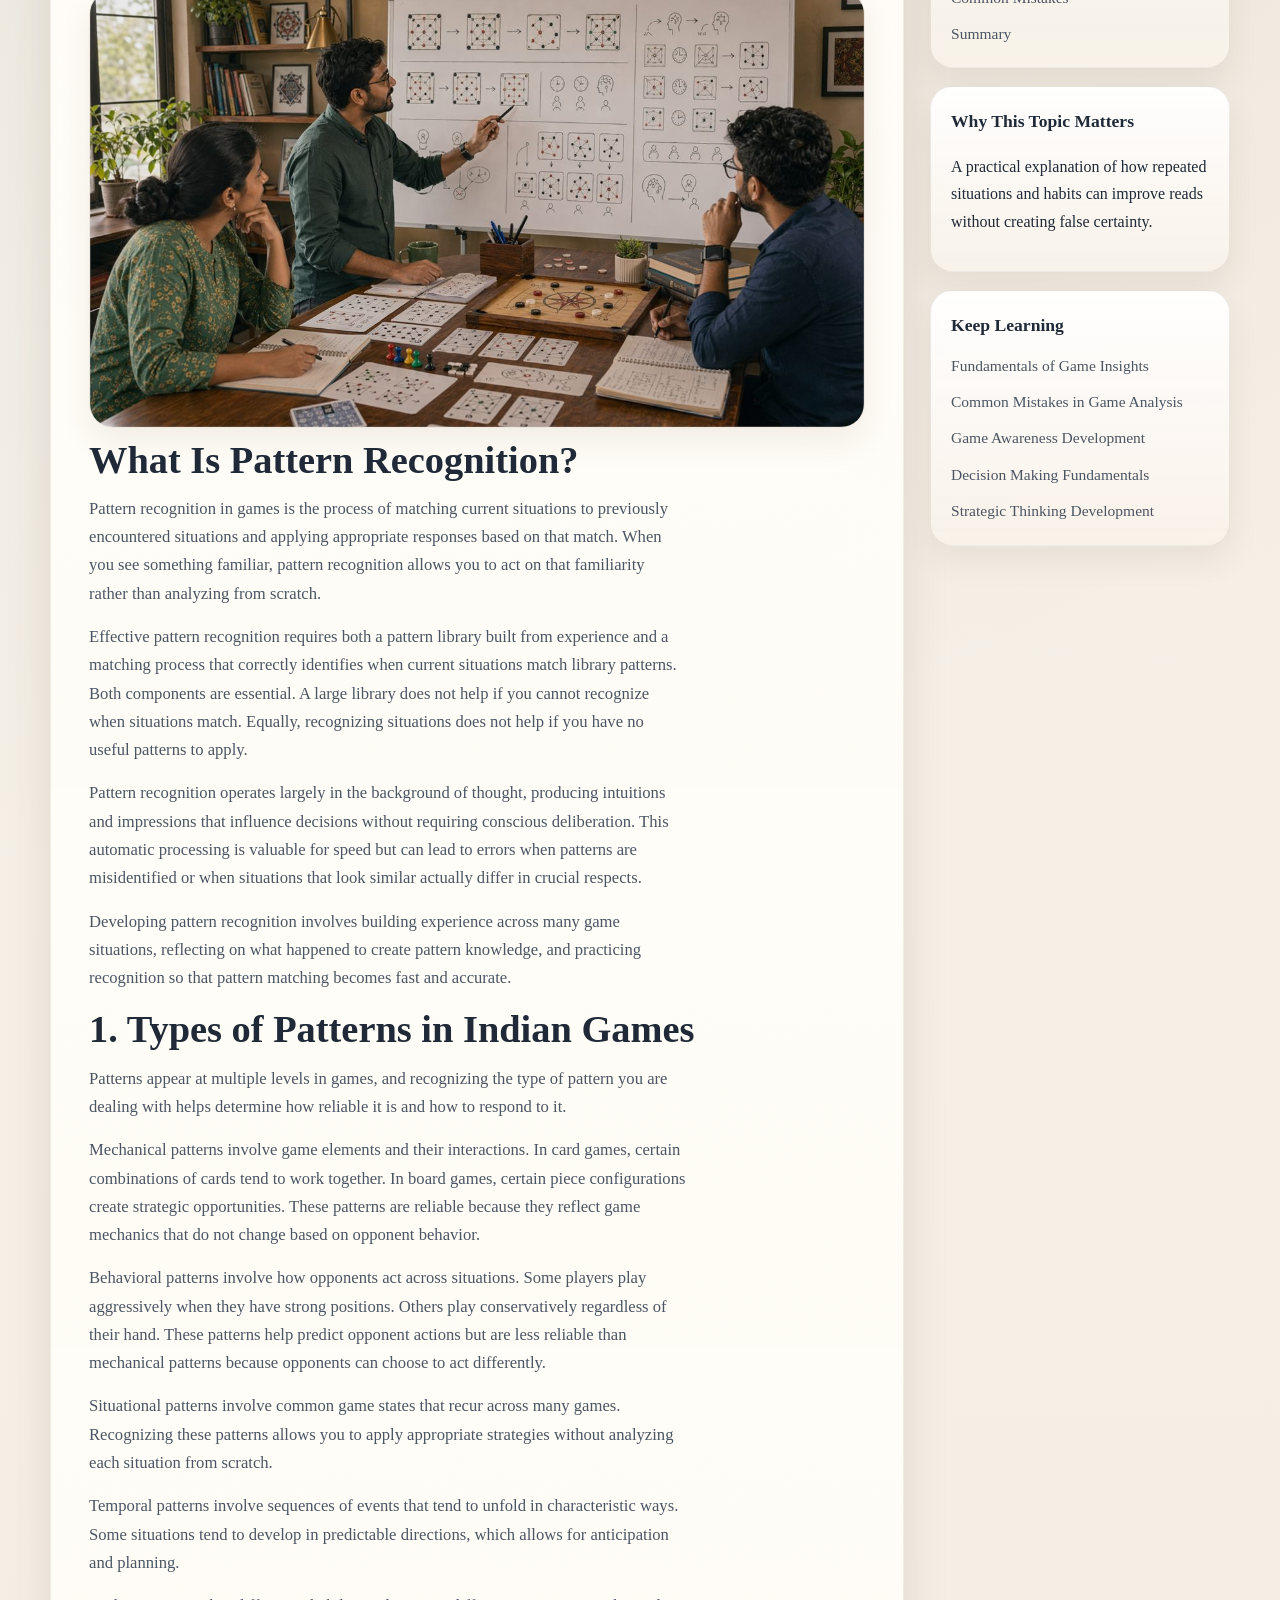
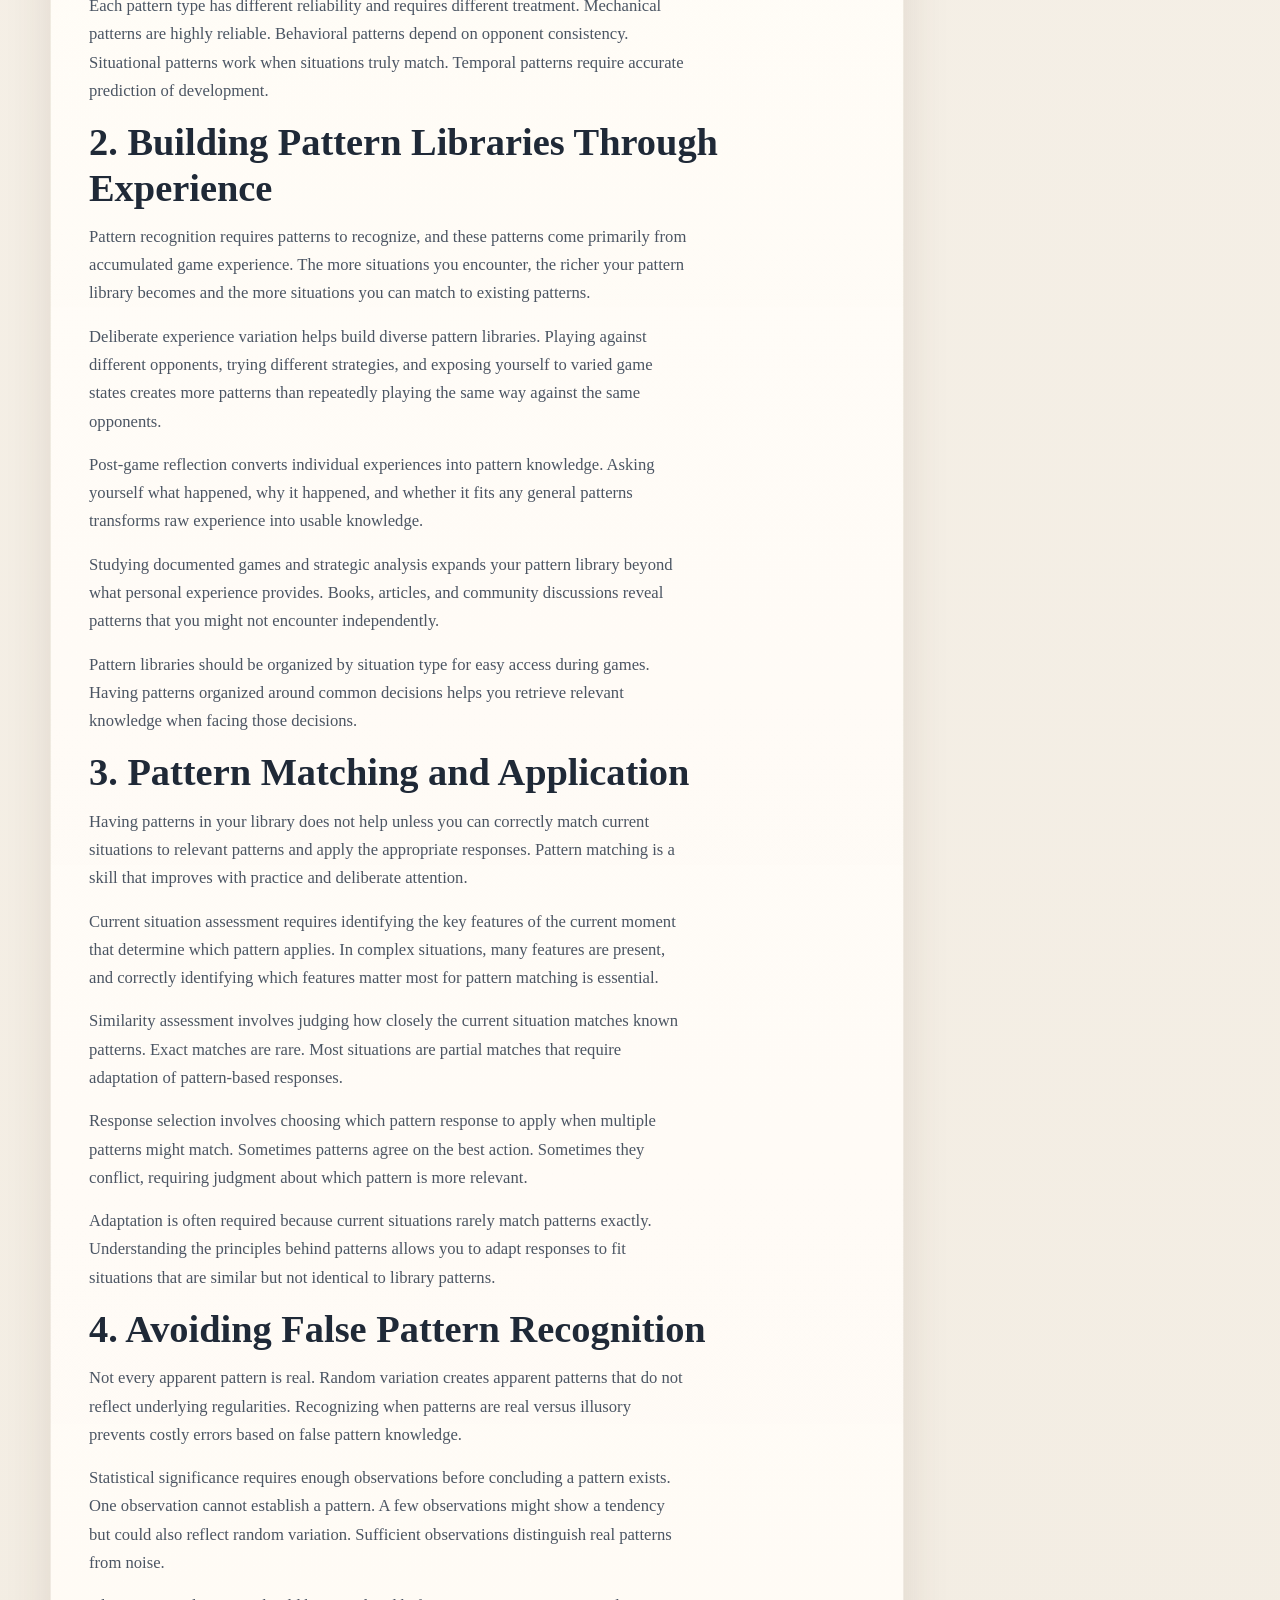
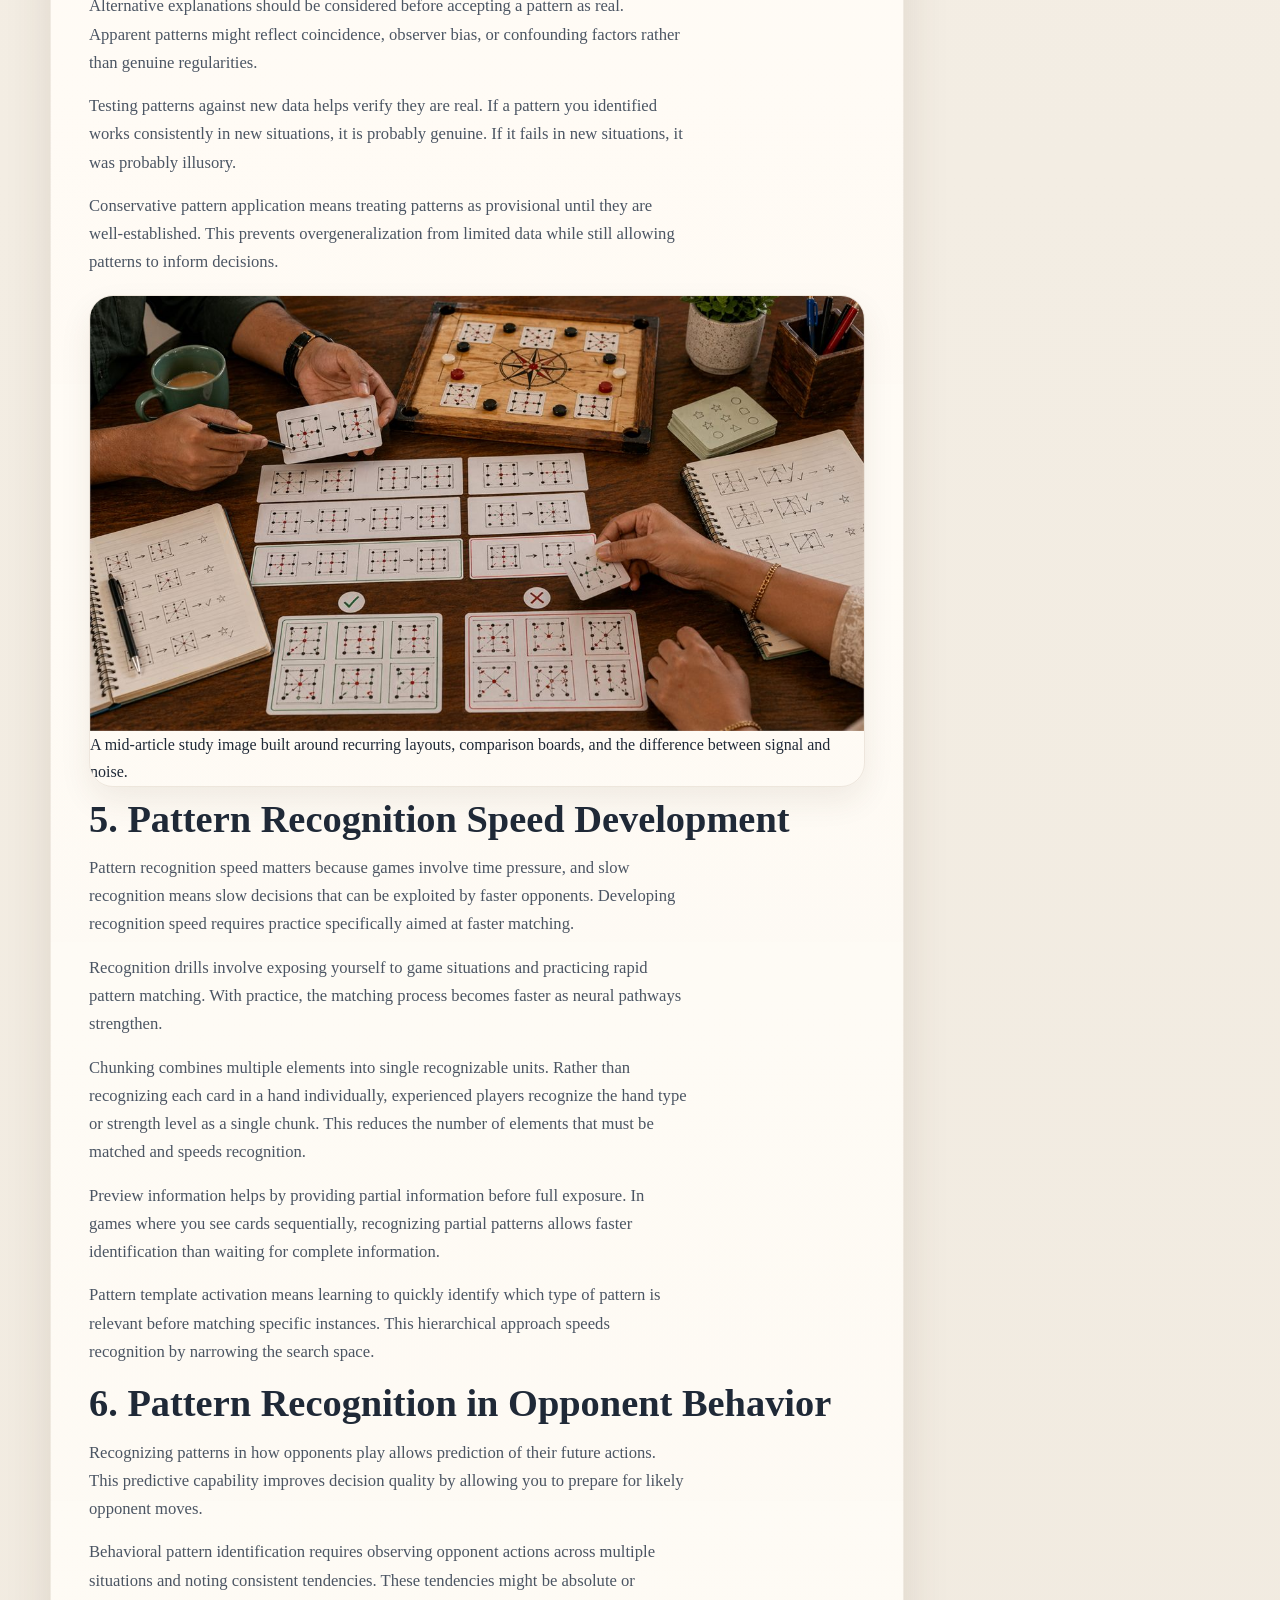
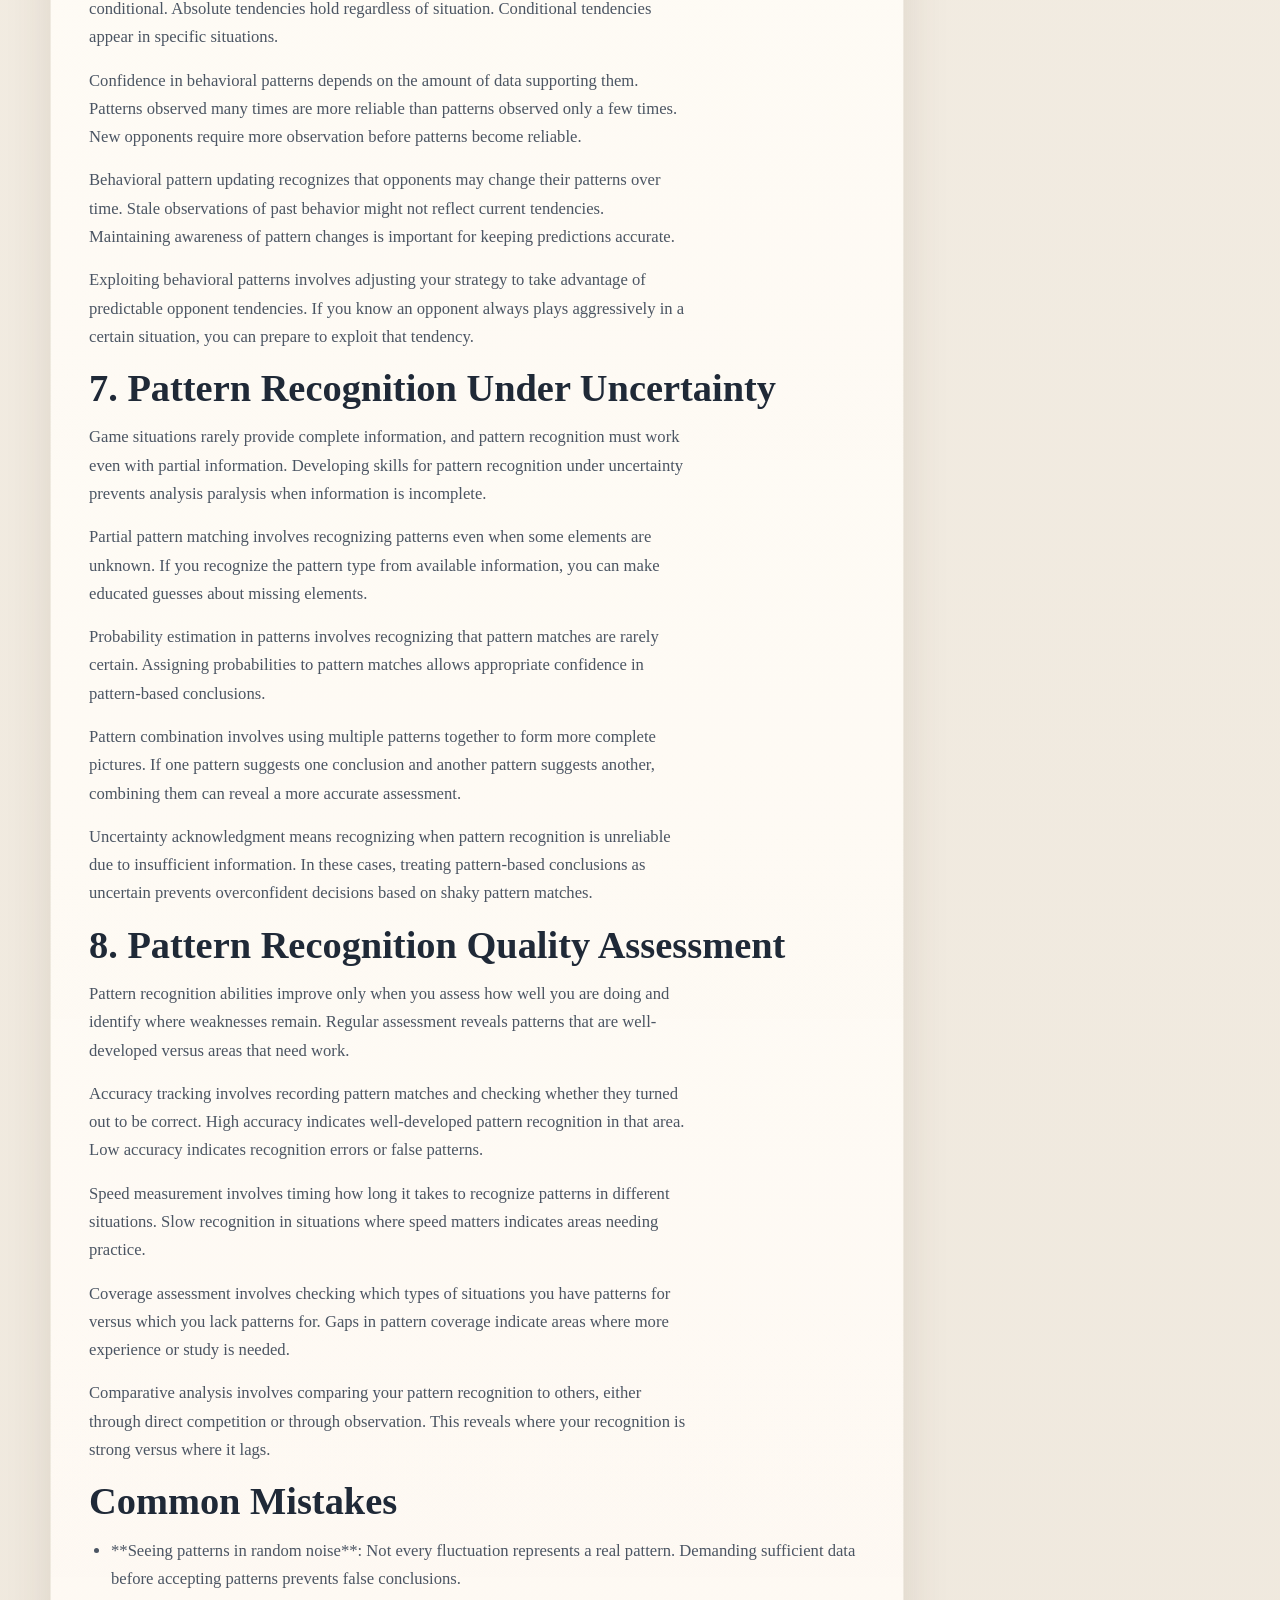
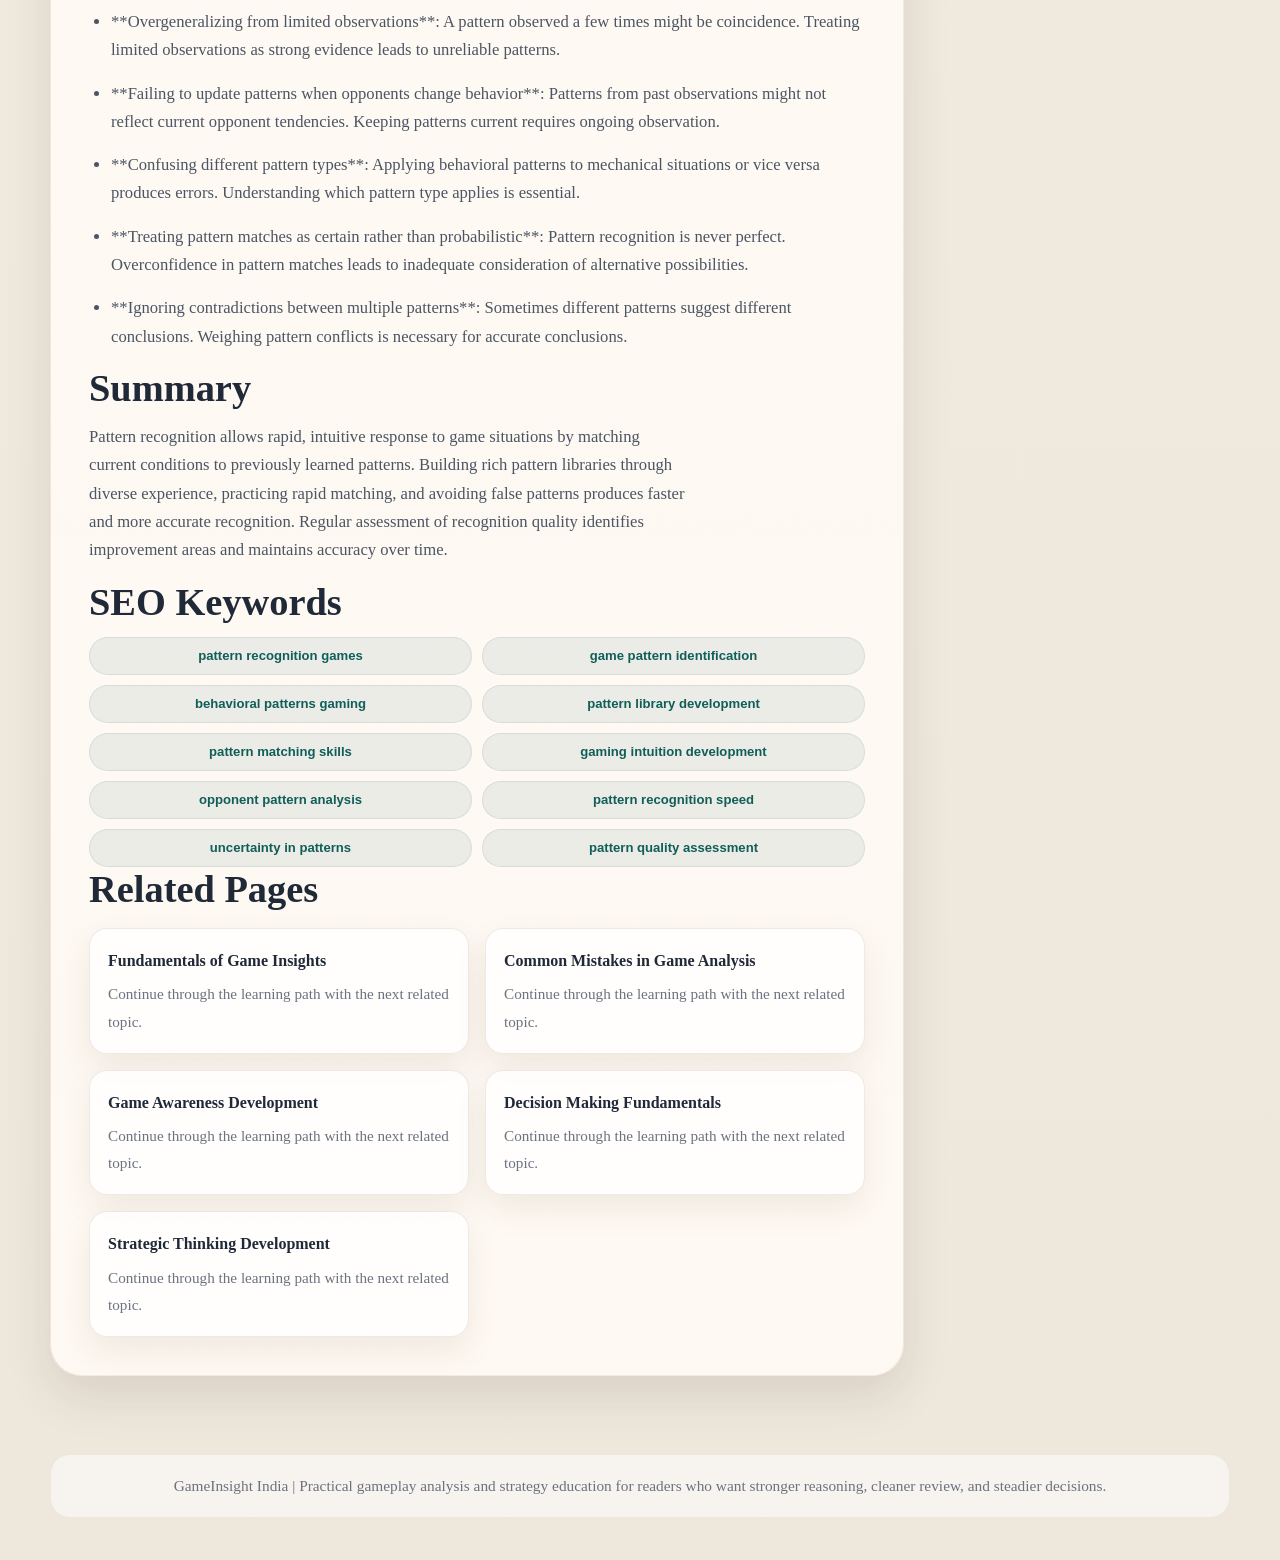
<file: pattern-recognition.html>
<!DOCTYPE html>
<html lang="en">
<head>
  <meta charset="UTF-8" />
  <meta name="viewport" content="width=device-width, initial-scale=1.0" />
  <title>Pattern Recognition Skills for Indian Games | GameInsight India</title>
  <meta name="description" content="Pattern recognition is the ability to identify recurring elements in game situations that behave in predictable ways. This skill is fundamental to strategic performance because..." />
  <meta name="keywords" content="pattern recognition games, game pattern identification, behavioral patterns gaming, pattern library development, pattern matching skills, gaming intuition development, opponent pattern analysis, pattern recognition speed, uncertainty in patterns, pattern quality assessment" />
  <link rel="stylesheet" href="./assets/css/index.css" />
</head>
<body>
  <header class="topbar">
    <div class="container">
      <div class="brand">GameInsight India</div>
      <nav class="nav-links">
        <a href="./index.html">Home</a>
        <a href="./fundamentals.html">Fundamentals</a>
        <a href="./decision-making.html">Decision Making</a>
        <a href="./strategic-thinking.html">Strategic Thinking</a>
      </nav>
    </div>
  </header>

  <section class="hero page-hero page-hero--compact">
    <div class="container">
      <div class="page-hero-panel">
        <div class="breadcrumb"><a href="./index.html">Home</a><span>/</span><span>Pattern Recognition Skills for Indian Games</span></div>
        <div class="page-hero-head">
          <div class="page-hero-copy">
            <span class="page-kicker">Behavior And Timing</span>
            <h1>Pattern Recognition Skills for Indian Games</h1>
            <p class="page-hero-lead">Pattern recognition turns repeated experience into usable speed. When you can spot familiar structures, behaviors, or timing sequences, you spend less energy starting from zero and more energy checking whether this position truly fits what you think you see.</p>
          </div>
          <div class="page-hero-notes"><div class="page-hero-note"><strong>Core Focus</strong><span>Separate real repetition from coincidence so your reads become faster without becoming careless.</span></div><div class="page-hero-note"><strong>Key Concepts</strong><span>Mechanical patterns, behavioral loops, timing clues, and how partial matches should change your confidence level.</span></div><div class="page-hero-note"><strong>Practical Goal</strong><span>Build a stronger pattern library that speeds up recognition while still leaving room for uncertainty.</span></div></div>
        </div>
        <div class="hero-summary hero-summary-compact"><p>Pattern recognition turns repeated experience into usable speed. When you can spot familiar structures, behaviors, or timing sequences, you spend less energy starting from zero and more energy checking whether this position truly fits what you think you see.</p></div>
        <div class="hero-chip-row"><span class="chip">Behavior And Timing</span><span class="chip">pattern recognition games</span><span class="chip">Teaching Portal</span></div>
        <div class="hero-actions">
          <a class="cta-btn" href="#overview">Start Reading</a>
          <a class="ghost-btn" href="./index.html#topic-guides">Browse More Topics</a>
        </div>
      </div>
    </div>
  </section>

  <main class="content">
    <div class="container content-shell">
      <article class="article"><section class="article-section" id="introduction"><h2>Introduction</h2><p>Pattern recognition is the ability to identify recurring elements in game situations that behave in predictable ways. This skill is fundamental to strategic performance because it allows you to apply learned knowledge to new situations rather than analyzing every moment from first principles. When you recognize a pattern, you immediately know how to respond without requiring extensive deliberation.</p><p>In Indian games, pattern recognition operates at multiple levels. You recognize specific card combinations and know their strength. You recognize opponent behavior patterns and know what they imply. You recognize game situations and know what strategies typically work in them. Each level of pattern recognition contributes to overall decision quality and speed.</p><p>This guide explores how patterns work, how to develop pattern recognition abilities, and how to avoid common errors that arise from misidentified or overgeneralized patterns. The goal is to build a rich library of patterns that serve you well across diverse game situations.</p></section><section class="article-section" id="overview"><h2>Overview</h2><figure class="article-image"><img src="./assets/images/pattern-recognition.jpg" alt="Identifying patterns and behavioral trends in Indian games" loading="lazy" /></figure></section><section class="article-section" id="what-is-pattern-recognition"><h2>What Is Pattern Recognition?</h2><p>Pattern recognition in games is the process of matching current situations to previously encountered situations and applying appropriate responses based on that match. When you see something familiar, pattern recognition allows you to act on that familiarity rather than analyzing from scratch.</p><p>Effective pattern recognition requires both a pattern library built from experience and a matching process that correctly identifies when current situations match library patterns. Both components are essential. A large library does not help if you cannot recognize when situations match. Equally, recognizing situations does not help if you have no useful patterns to apply.</p><p>Pattern recognition operates largely in the background of thought, producing intuitions and impressions that influence decisions without requiring conscious deliberation. This automatic processing is valuable for speed but can lead to errors when patterns are misidentified or when situations that look similar actually differ in crucial respects.</p><p>Developing pattern recognition involves building experience across many game situations, reflecting on what happened to create pattern knowledge, and practicing recognition so that pattern matching becomes fast and accurate.</p></section><section class="article-section" id="1-types-of-patterns-in-indian-games"><h2>1. Types of Patterns in Indian Games</h2><p>Patterns appear at multiple levels in games, and recognizing the type of pattern you are dealing with helps determine how reliable it is and how to respond to it.</p><p>Mechanical patterns involve game elements and their interactions. In card games, certain combinations of cards tend to work together. In board games, certain piece configurations create strategic opportunities. These patterns are reliable because they reflect game mechanics that do not change based on opponent behavior.</p><p>Behavioral patterns involve how opponents act across situations. Some players play aggressively when they have strong positions. Others play conservatively regardless of their hand. These patterns help predict opponent actions but are less reliable than mechanical patterns because opponents can choose to act differently.</p><p>Situational patterns involve common game states that recur across many games. Recognizing these patterns allows you to apply appropriate strategies without analyzing each situation from scratch.</p><p>Temporal patterns involve sequences of events that tend to unfold in characteristic ways. Some situations tend to develop in predictable directions, which allows for anticipation and planning.</p><p>Each pattern type has different reliability and requires different treatment. Mechanical patterns are highly reliable. Behavioral patterns depend on opponent consistency. Situational patterns work when situations truly match. Temporal patterns require accurate prediction of development.</p></section><section class="article-section" id="2-building-pattern-libraries-through-experience"><h2>2. Building Pattern Libraries Through Experience</h2><p>Pattern recognition requires patterns to recognize, and these patterns come primarily from accumulated game experience. The more situations you encounter, the richer your pattern library becomes and the more situations you can match to existing patterns.</p><p>Deliberate experience variation helps build diverse pattern libraries. Playing against different opponents, trying different strategies, and exposing yourself to varied game states creates more patterns than repeatedly playing the same way against the same opponents.</p><p>Post-game reflection converts individual experiences into pattern knowledge. Asking yourself what happened, why it happened, and whether it fits any general patterns transforms raw experience into usable knowledge.</p><p>Studying documented games and strategic analysis expands your pattern library beyond what personal experience provides. Books, articles, and community discussions reveal patterns that you might not encounter independently.</p><p>Pattern libraries should be organized by situation type for easy access during games. Having patterns organized around common decisions helps you retrieve relevant knowledge when facing those decisions.</p></section><section class="article-section" id="3-pattern-matching-and-application"><h2>3. Pattern Matching and Application</h2><p>Having patterns in your library does not help unless you can correctly match current situations to relevant patterns and apply the appropriate responses. Pattern matching is a skill that improves with practice and deliberate attention.</p><p>Current situation assessment requires identifying the key features of the current moment that determine which pattern applies. In complex situations, many features are present, and correctly identifying which features matter most for pattern matching is essential.</p><p>Similarity assessment involves judging how closely the current situation matches known patterns. Exact matches are rare. Most situations are partial matches that require adaptation of pattern-based responses.</p><p>Response selection involves choosing which pattern response to apply when multiple patterns might match. Sometimes patterns agree on the best action. Sometimes they conflict, requiring judgment about which pattern is more relevant.</p><p>Adaptation is often required because current situations rarely match patterns exactly. Understanding the principles behind patterns allows you to adapt responses to fit situations that are similar but not identical to library patterns.</p></section><section class="article-section" id="4-avoiding-false-pattern-recognition"><h2>4. Avoiding False Pattern Recognition</h2><p>Not every apparent pattern is real. Random variation creates apparent patterns that do not reflect underlying regularities. Recognizing when patterns are real versus illusory prevents costly errors based on false pattern knowledge.</p><p>Statistical significance requires enough observations before concluding a pattern exists. One observation cannot establish a pattern. A few observations might show a tendency but could also reflect random variation. Sufficient observations distinguish real patterns from noise.</p><p>Alternative explanations should be considered before accepting a pattern as real. Apparent patterns might reflect coincidence, observer bias, or confounding factors rather than genuine regularities.</p><p>Testing patterns against new data helps verify they are real. If a pattern you identified works consistently in new situations, it is probably genuine. If it fails in new situations, it was probably illusory.</p><p>Conservative pattern application means treating patterns as provisional until they are well-established. This prevents overgeneralization from limited data while still allowing patterns to inform decisions.</p><figure class="article-image article-image--support"><img src="./assets/images/pattern-recognition-study.jpg" alt="Pattern recognition study scene with repeated layouts, timing notes, and comparison boards" loading="lazy" /><figcaption>A mid-article study image built around recurring layouts, comparison boards, and the difference between signal and noise.</figcaption></figure></section><section class="article-section" id="5-pattern-recognition-speed-development"><h2>5. Pattern Recognition Speed Development</h2><p>Pattern recognition speed matters because games involve time pressure, and slow recognition means slow decisions that can be exploited by faster opponents. Developing recognition speed requires practice specifically aimed at faster matching.</p><p>Recognition drills involve exposing yourself to game situations and practicing rapid pattern matching. With practice, the matching process becomes faster as neural pathways strengthen.</p><p>Chunking combines multiple elements into single recognizable units. Rather than recognizing each card in a hand individually, experienced players recognize the hand type or strength level as a single chunk. This reduces the number of elements that must be matched and speeds recognition.</p><p>Preview information helps by providing partial information before full exposure. In games where you see cards sequentially, recognizing partial patterns allows faster identification than waiting for complete information.</p><p>Pattern template activation means learning to quickly identify which type of pattern is relevant before matching specific instances. This hierarchical approach speeds recognition by narrowing the search space.</p></section><section class="article-section" id="6-pattern-recognition-in-opponent-behavior"><h2>6. Pattern Recognition in Opponent Behavior</h2><p>Recognizing patterns in how opponents play allows prediction of their future actions. This predictive capability improves decision quality by allowing you to prepare for likely opponent moves.</p><p>Behavioral pattern identification requires observing opponent actions across multiple situations and noting consistent tendencies. These tendencies might be absolute or conditional. Absolute tendencies hold regardless of situation. Conditional tendencies appear in specific situations.</p><p>Confidence in behavioral patterns depends on the amount of data supporting them. Patterns observed many times are more reliable than patterns observed only a few times. New opponents require more observation before patterns become reliable.</p><p>Behavioral pattern updating recognizes that opponents may change their patterns over time. Stale observations of past behavior might not reflect current tendencies. Maintaining awareness of pattern changes is important for keeping predictions accurate.</p><p>Exploiting behavioral patterns involves adjusting your strategy to take advantage of predictable opponent tendencies. If you know an opponent always plays aggressively in a certain situation, you can prepare to exploit that tendency.</p></section><section class="article-section" id="7-pattern-recognition-under-uncertainty"><h2>7. Pattern Recognition Under Uncertainty</h2><p>Game situations rarely provide complete information, and pattern recognition must work even with partial information. Developing skills for pattern recognition under uncertainty prevents analysis paralysis when information is incomplete.</p><p>Partial pattern matching involves recognizing patterns even when some elements are unknown. If you recognize the pattern type from available information, you can make educated guesses about missing elements.</p><p>Probability estimation in patterns involves recognizing that pattern matches are rarely certain. Assigning probabilities to pattern matches allows appropriate confidence in pattern-based conclusions.</p><p>Pattern combination involves using multiple patterns together to form more complete pictures. If one pattern suggests one conclusion and another pattern suggests another, combining them can reveal a more accurate assessment.</p><p>Uncertainty acknowledgment means recognizing when pattern recognition is unreliable due to insufficient information. In these cases, treating pattern-based conclusions as uncertain prevents overconfident decisions based on shaky pattern matches.</p></section><section class="article-section" id="8-pattern-recognition-quality-assessment"><h2>8. Pattern Recognition Quality Assessment</h2><p>Pattern recognition abilities improve only when you assess how well you are doing and identify where weaknesses remain. Regular assessment reveals patterns that are well-developed versus areas that need work.</p><p>Accuracy tracking involves recording pattern matches and checking whether they turned out to be correct. High accuracy indicates well-developed pattern recognition in that area. Low accuracy indicates recognition errors or false patterns.</p><p>Speed measurement involves timing how long it takes to recognize patterns in different situations. Slow recognition in situations where speed matters indicates areas needing practice.</p><p>Coverage assessment involves checking which types of situations you have patterns for versus which you lack patterns for. Gaps in pattern coverage indicate areas where more experience or study is needed.</p><p>Comparative analysis involves comparing your pattern recognition to others, either through direct competition or through observation. This reveals where your recognition is strong versus where it lags.</p></section><section class="article-section" id="common-mistakes"><h2>Common Mistakes</h2><ul><li>**Seeing patterns in random noise**: Not every fluctuation represents a real pattern. Demanding sufficient data before accepting patterns prevents false conclusions.</li></ul><ul><li>**Overgeneralizing from limited observations**: A pattern observed a few times might be coincidence. Treating limited observations as strong evidence leads to unreliable patterns.</li></ul><ul><li>**Failing to update patterns when opponents change behavior**: Patterns from past observations might not reflect current opponent tendencies. Keeping patterns current requires ongoing observation.</li></ul><ul><li>**Confusing different pattern types**: Applying behavioral patterns to mechanical situations or vice versa produces errors. Understanding which pattern type applies is essential.</li></ul><ul><li>**Treating pattern matches as certain rather than probabilistic**: Pattern recognition is never perfect. Overconfidence in pattern matches leads to inadequate consideration of alternative possibilities.</li></ul><ul><li>**Ignoring contradictions between multiple patterns**: Sometimes different patterns suggest different conclusions. Weighing pattern conflicts is necessary for accurate conclusions.</li></ul></section><section class="article-section" id="summary"><h2>Summary</h2><p class="article-lead">Pattern recognition allows rapid, intuitive response to game situations by matching current conditions to previously learned patterns. Building rich pattern libraries through diverse experience, practicing rapid matching, and avoiding false patterns produces faster and more accurate recognition. Regular assessment of recognition quality identifies improvement areas and maintains accuracy over time.</p></section><section class="article-section" id="seo-keywords"><h2>SEO Keywords</h2><div class="keyword-list"><span class="keyword-pill">pattern recognition games</span><span class="keyword-pill">game pattern identification</span><span class="keyword-pill">behavioral patterns gaming</span><span class="keyword-pill">pattern library development</span><span class="keyword-pill">pattern matching skills</span><span class="keyword-pill">gaming intuition development</span><span class="keyword-pill">opponent pattern analysis</span><span class="keyword-pill">pattern recognition speed</span><span class="keyword-pill">uncertainty in patterns</span><span class="keyword-pill">pattern quality assessment</span></div></section><section class="article-section" id="related-pages"><h2>Related Pages</h2><div class="related-grid"><a class="related-card" href="./fundamentals.html"><strong>Fundamentals of Game Insights</strong><span>Continue through the learning path with the next related topic.</span></a><a class="related-card" href="./common-mistakes.html"><strong>Common Mistakes in Game Analysis</strong><span>Continue through the learning path with the next related topic.</span></a><a class="related-card" href="./game-awareness.html"><strong>Game Awareness Development</strong><span>Continue through the learning path with the next related topic.</span></a><a class="related-card" href="./decision-making.html"><strong>Decision Making Fundamentals</strong><span>Continue through the learning path with the next related topic.</span></a><a class="related-card" href="./strategic-thinking.html"><strong>Strategic Thinking Development</strong><span>Continue through the learning path with the next related topic.</span></a></div></section></article>
      <aside class="sidebar-stack">
        <section class="sidebar-card">
          <h3>On This Page</h3>
          <div class="toc-list"><a href="#introduction">Introduction</a><a href="#overview">Overview</a><a href="#what-is-pattern-recognition">What Is Pattern Recognition</a><a href="#1-types-of-patterns-in-indian-games">1. Types of Patterns in Indian Games</a><a href="#2-building-pattern-libraries-through-experience">2. Building Pattern Libraries Through Experience</a><a href="#3-pattern-matching-and-application">3. Pattern Matching and Application</a><a href="#4-avoiding-false-pattern-recognition">4. Avoiding False Pattern Recognition</a><a href="#5-pattern-recognition-speed-development">5. Pattern Recognition Speed Development</a><a href="#6-pattern-recognition-in-opponent-behavior">6. Pattern Recognition in Opponent Behavior</a><a href="#7-pattern-recognition-under-uncertainty">7. Pattern Recognition Under Uncertainty</a><a href="#8-pattern-recognition-quality-assessment">8. Pattern Recognition Quality Assessment</a><a href="#common-mistakes">Common Mistakes</a><a href="#summary">Summary</a></div>
        </section>
        <section class="sidebar-card">
          <h3>Why This Topic Matters</h3>
          <p>A practical explanation of how repeated situations and habits can improve reads without creating false certainty.</p>
        </section>
        <section class="sidebar-card">
          <h3>Keep Learning</h3>
          <div class="related-list"><a href="./fundamentals.html">Fundamentals of Game Insights</a><a href="./common-mistakes.html">Common Mistakes in Game Analysis</a><a href="./game-awareness.html">Game Awareness Development</a><a href="./decision-making.html">Decision Making Fundamentals</a><a href="./strategic-thinking.html">Strategic Thinking Development</a></div>
        </section>
      </aside>
    </div>
  </main>

  <footer class="footer">
    <div class="container">
      GameInsight India | Practical gameplay analysis and strategy education for readers who want stronger reasoning, cleaner review, and steadier decisions.
    </div>
  </footer>
</body>
</html>
</file>
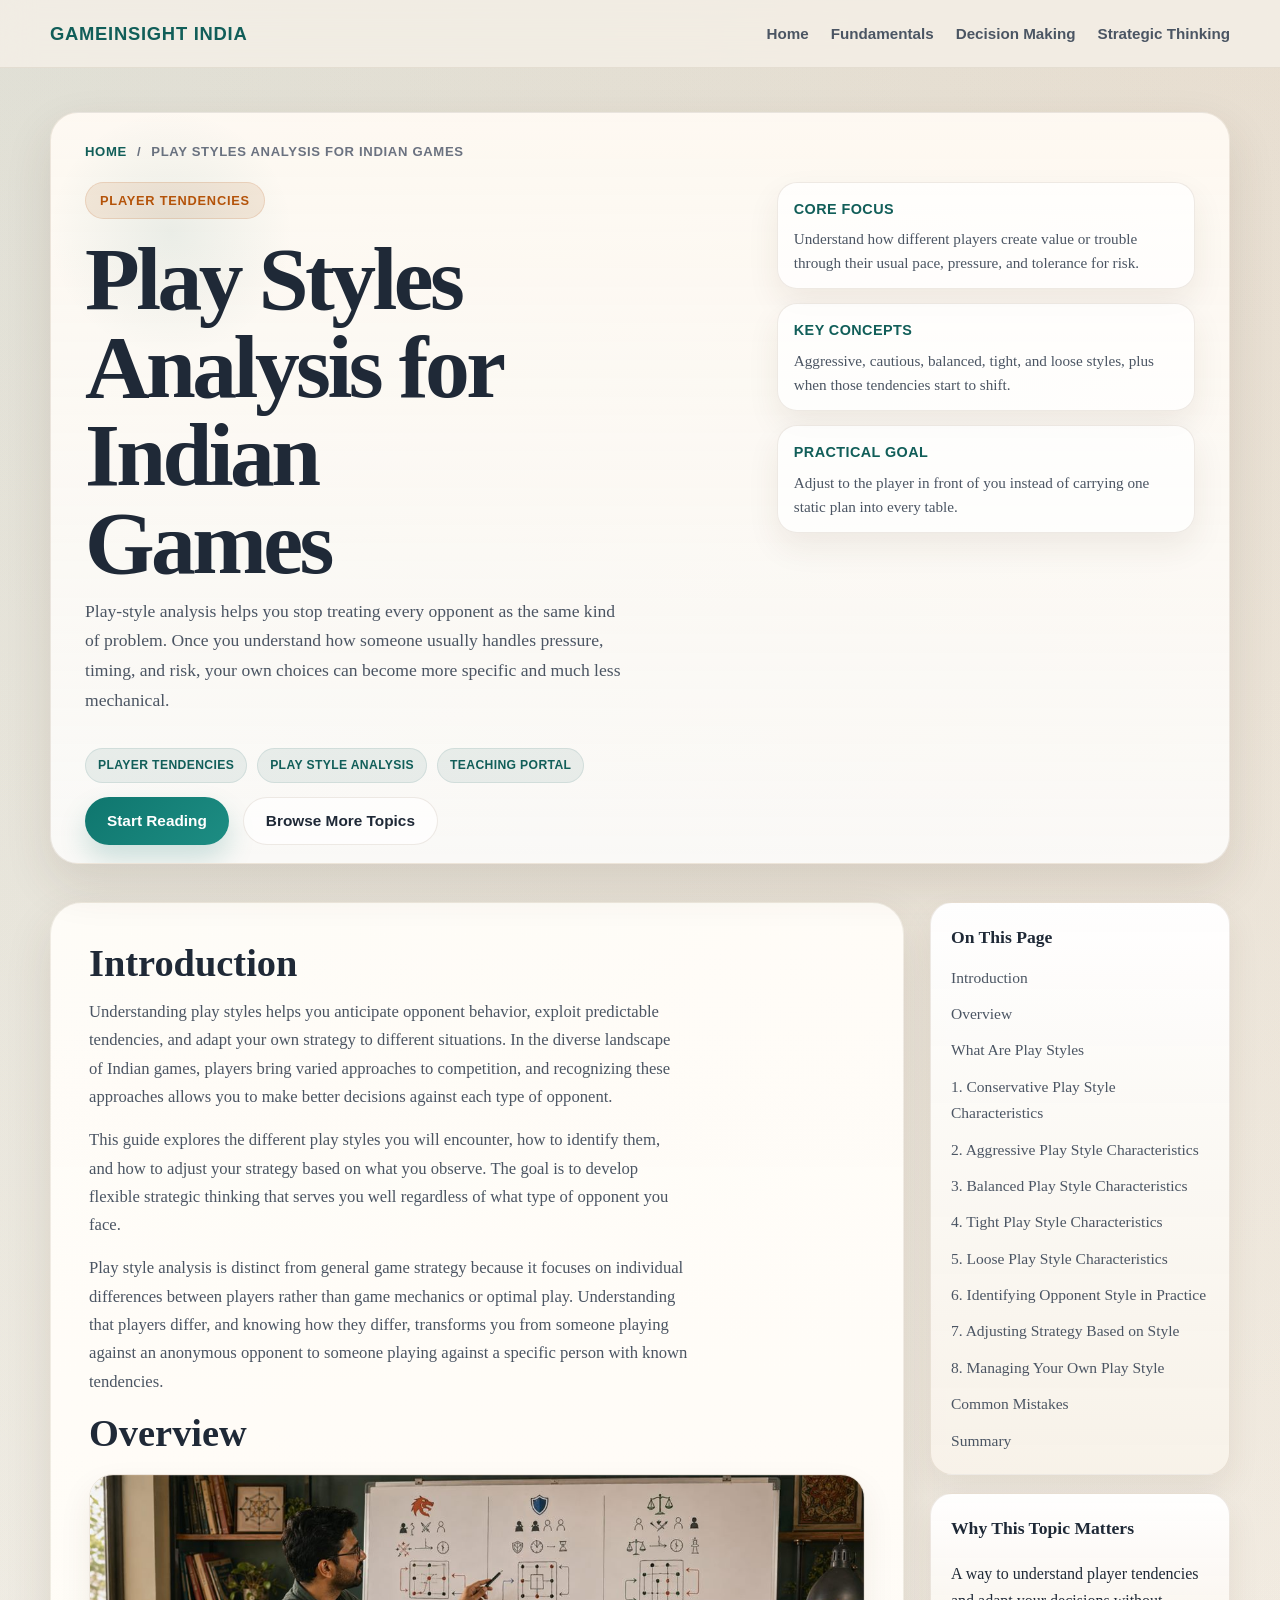
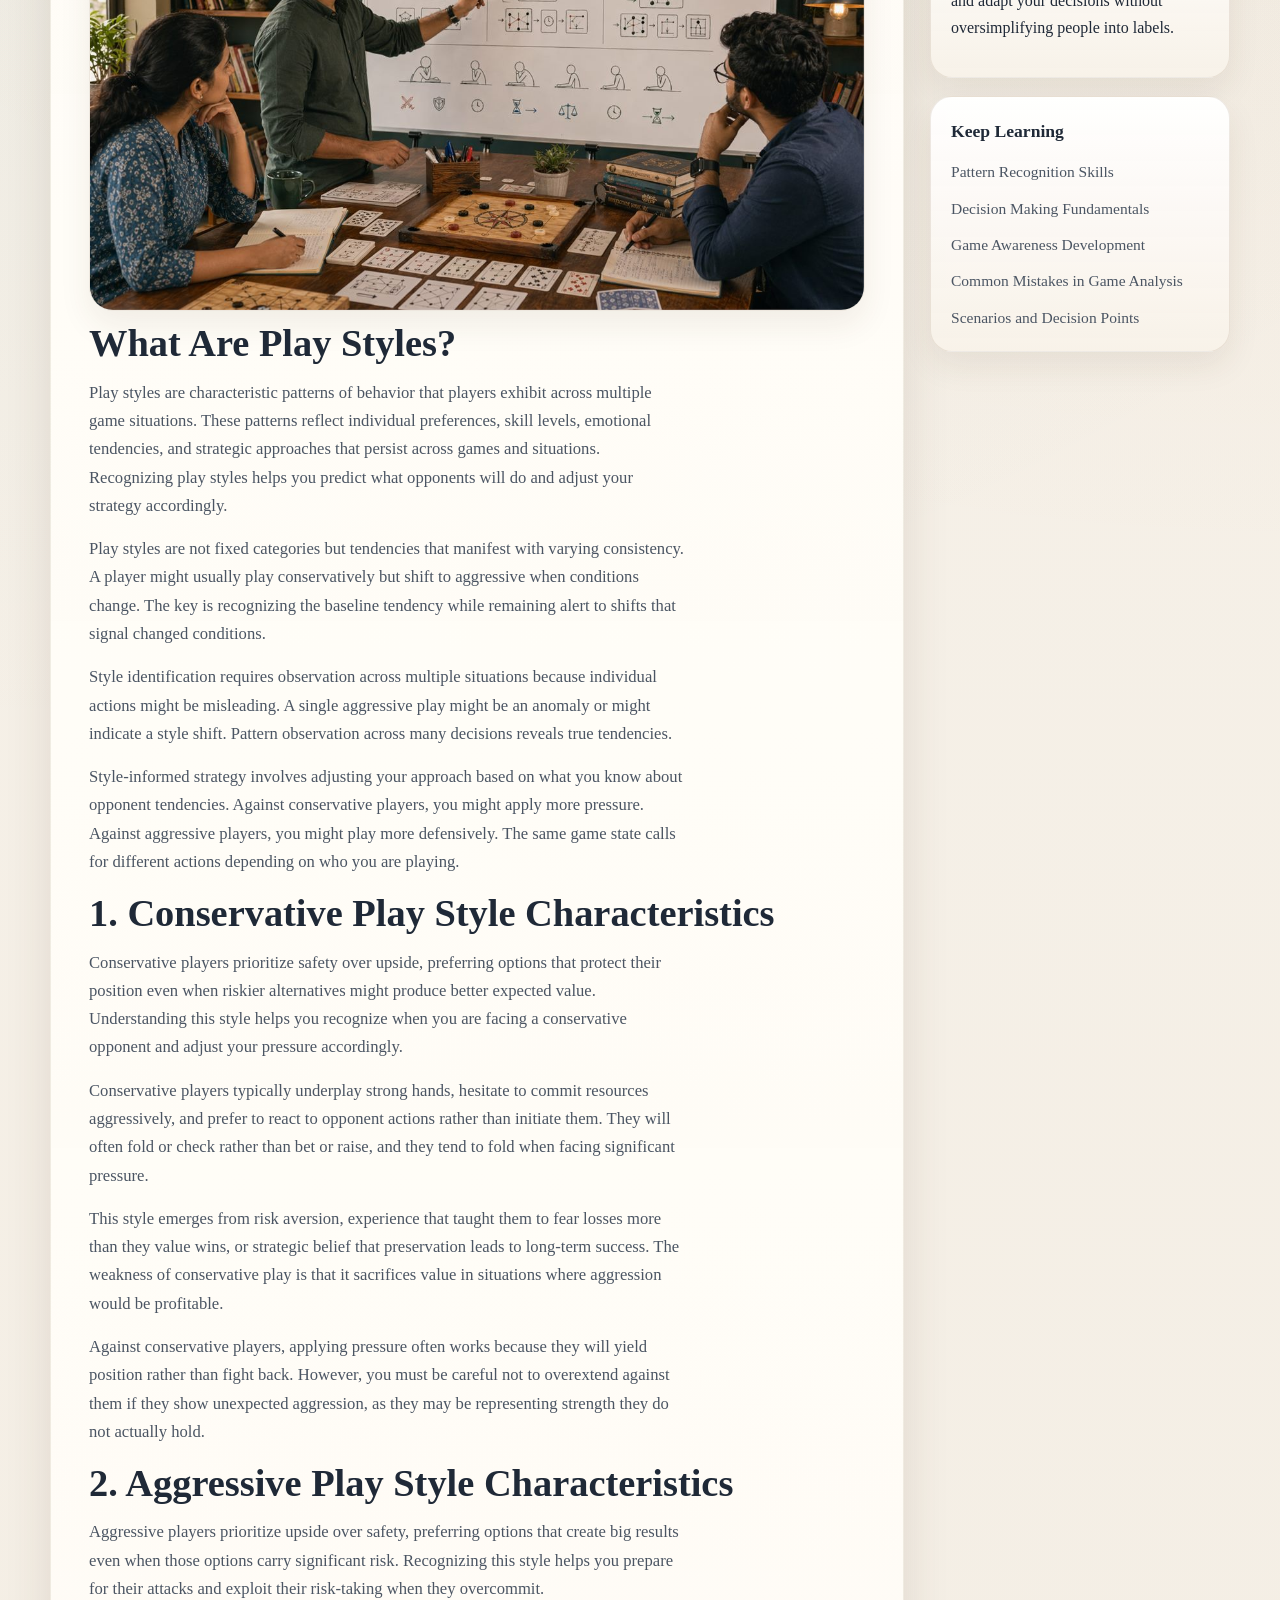
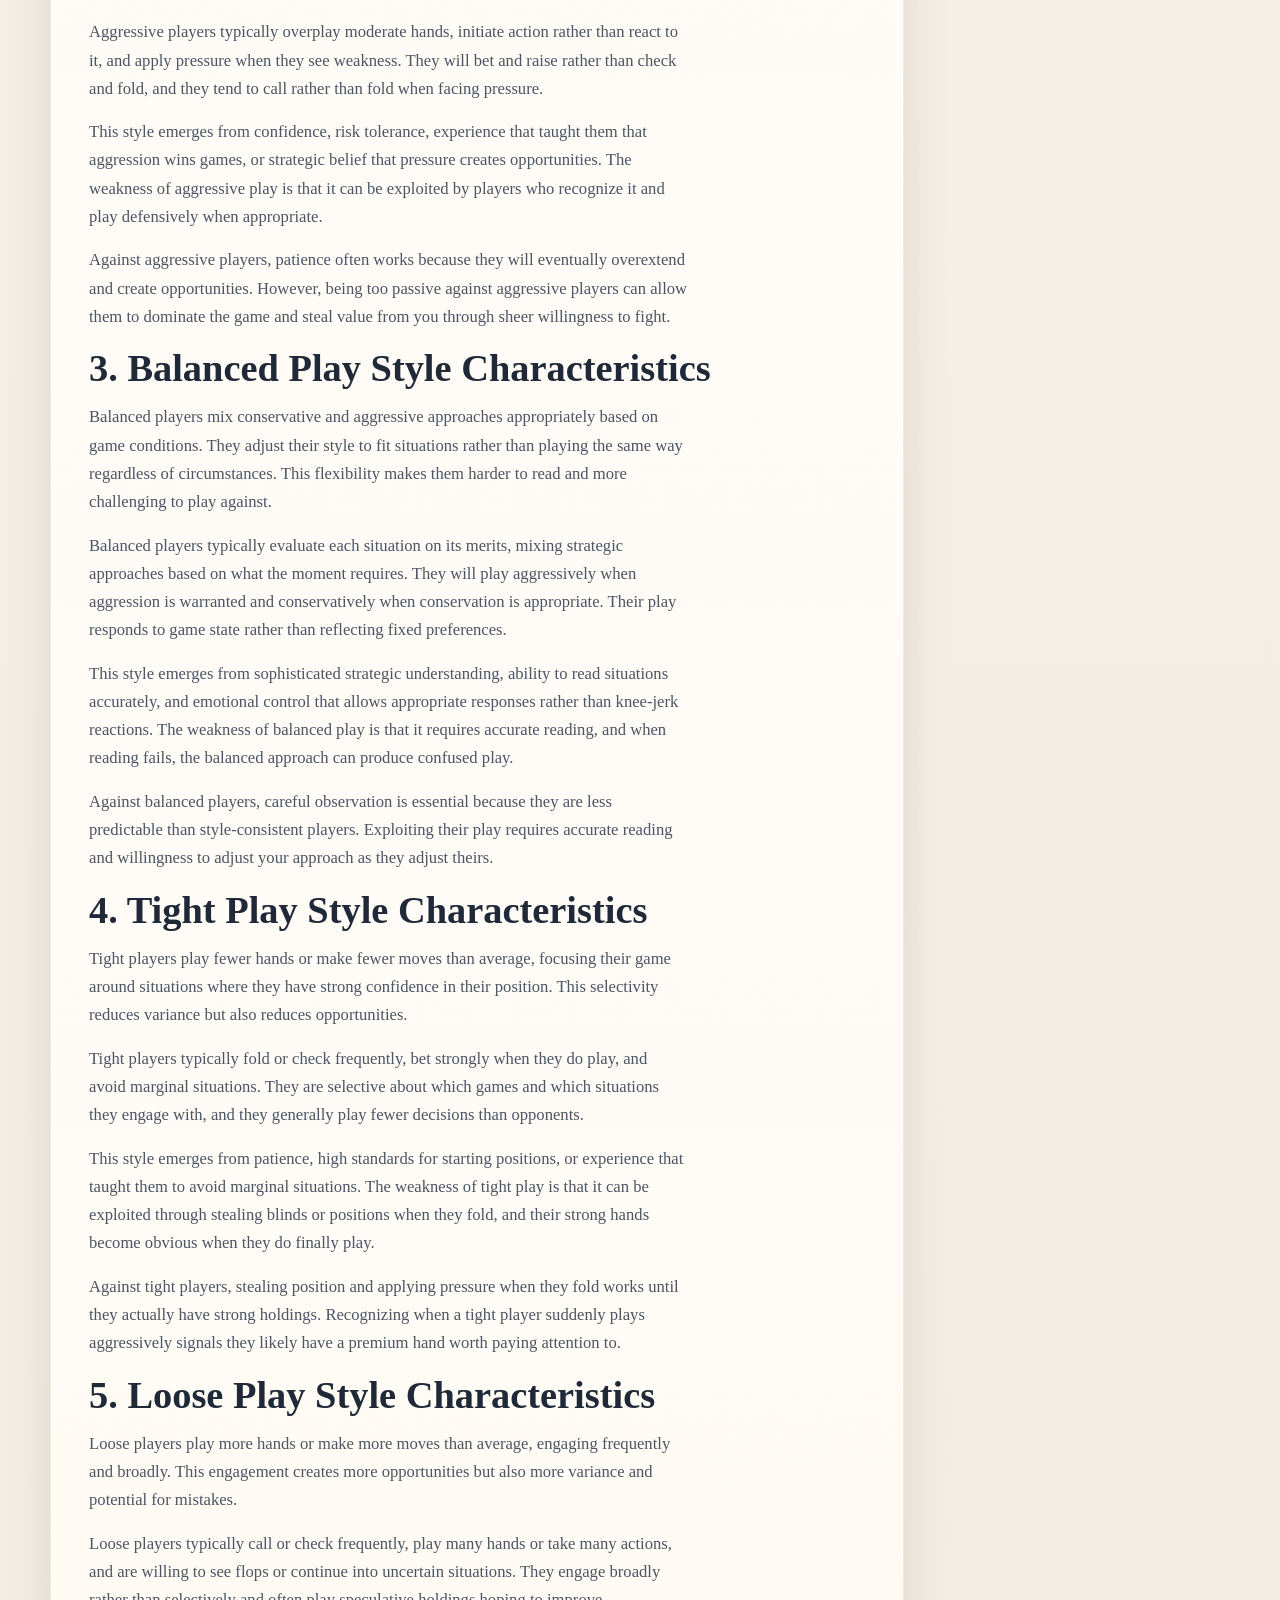
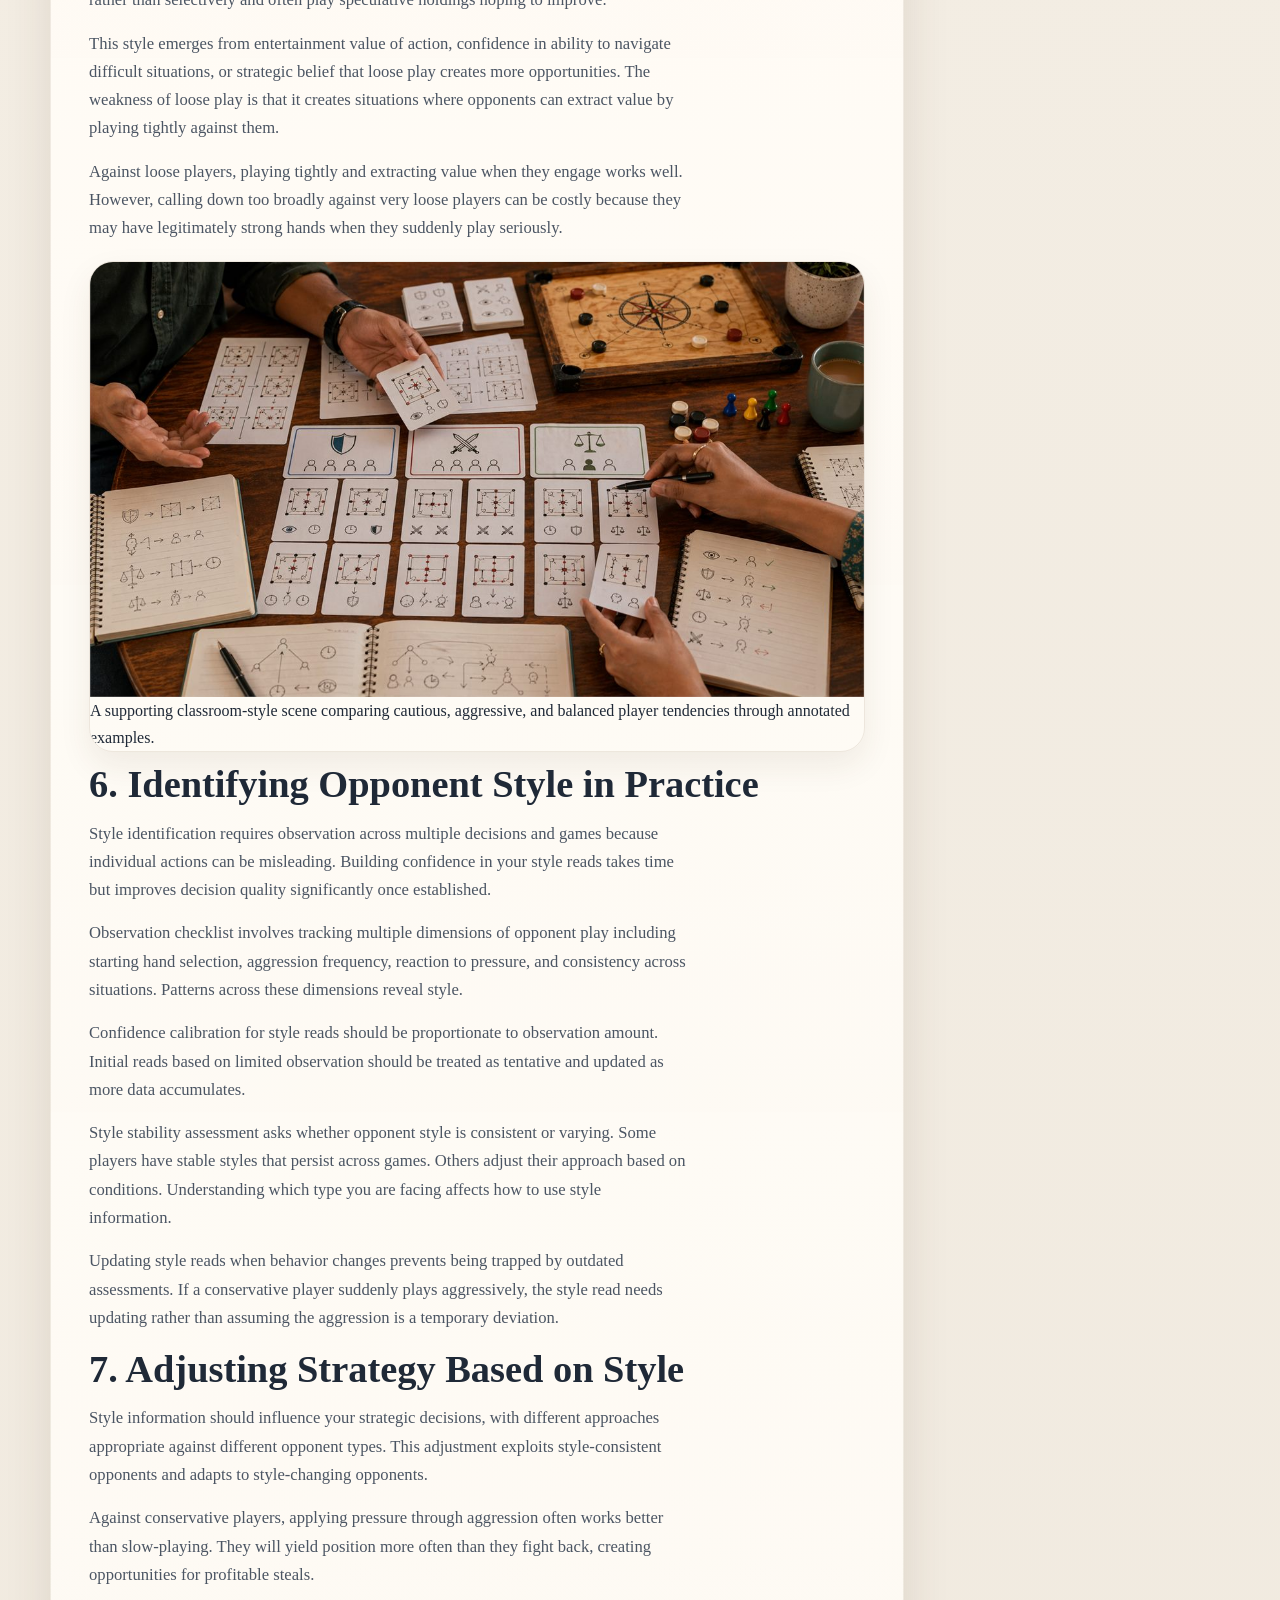
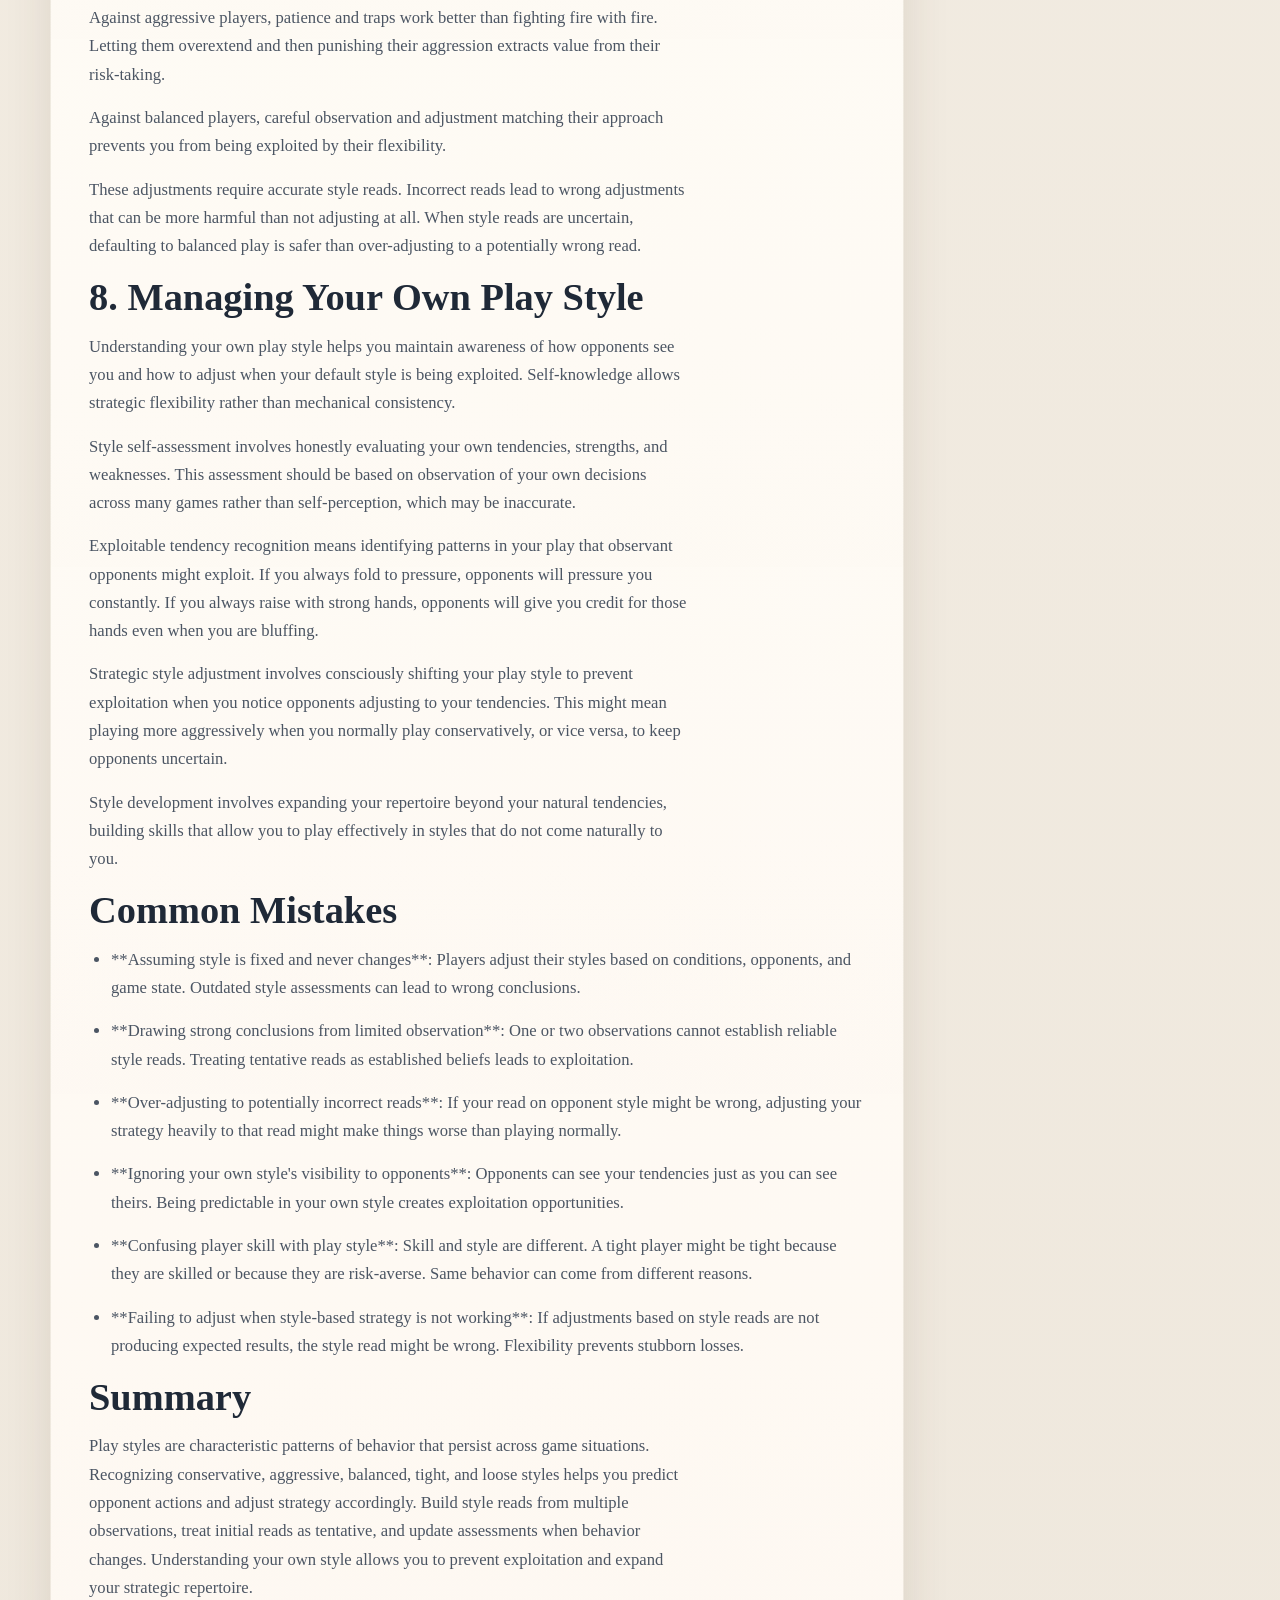
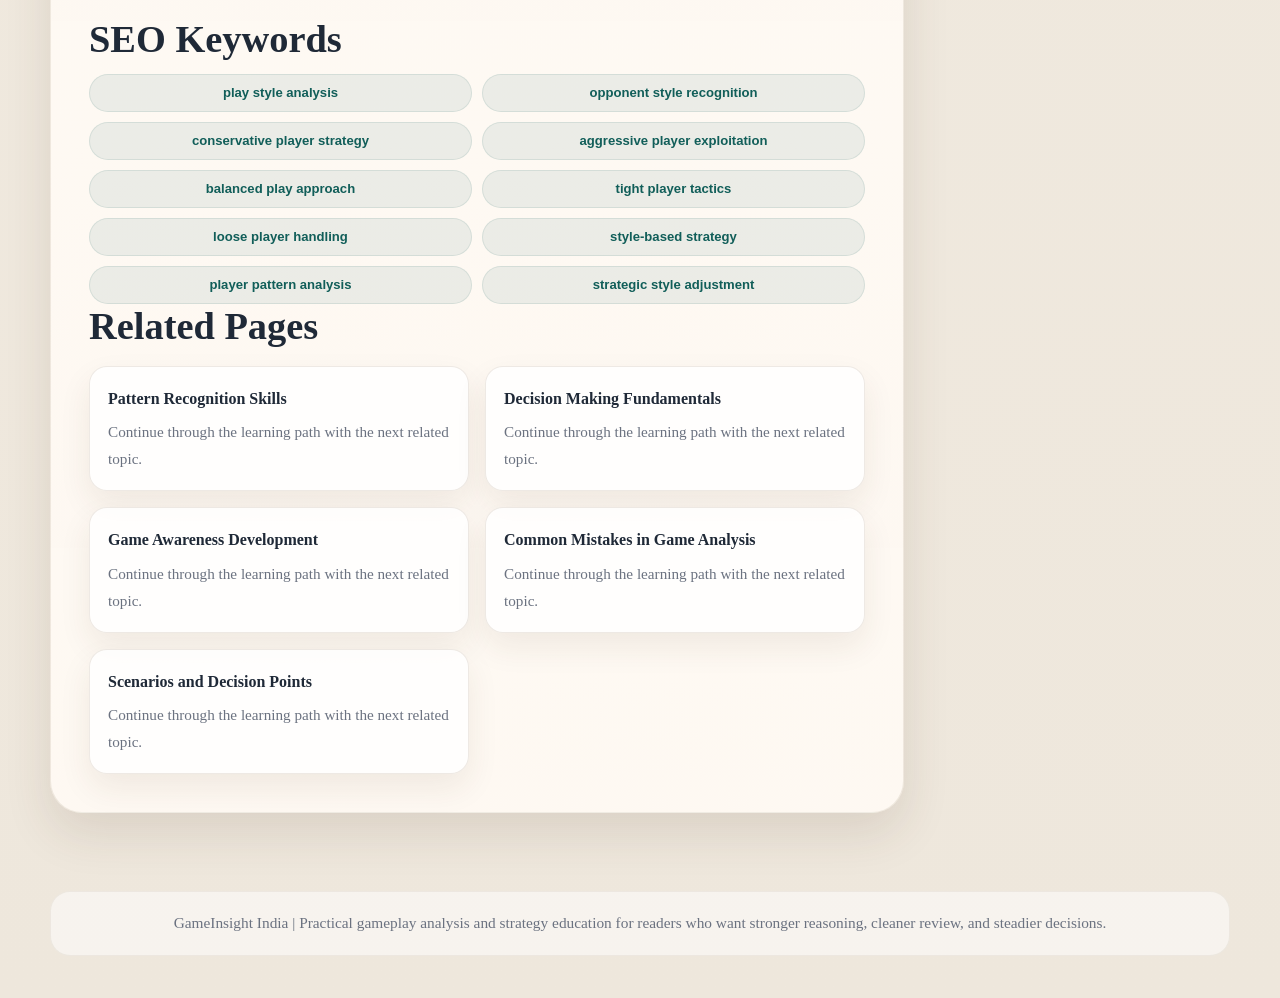
<file: play-styles.html>
<!DOCTYPE html>
<html lang="en">
<head>
  <meta charset="UTF-8" />
  <meta name="viewport" content="width=device-width, initial-scale=1.0" />
  <title>Play Styles Analysis for Indian Games | GameInsight India</title>
  <meta name="description" content="Understanding play styles helps you anticipate opponent behavior, exploit predictable tendencies, and adapt your own strategy to different situations. In the diverse landscape..." />
  <meta name="keywords" content="play style analysis, opponent style recognition, conservative player strategy, aggressive player exploitation, balanced play approach, tight player tactics, loose player handling, style-based strategy, player pattern analysis, strategic style adjustment" />
  <link rel="stylesheet" href="./assets/css/index.css" />
</head>
<body>
  <header class="topbar">
    <div class="container">
      <div class="brand">GameInsight India</div>
      <nav class="nav-links">
        <a href="./index.html">Home</a>
        <a href="./fundamentals.html">Fundamentals</a>
        <a href="./decision-making.html">Decision Making</a>
        <a href="./strategic-thinking.html">Strategic Thinking</a>
      </nav>
    </div>
  </header>

  <section class="hero page-hero page-hero--compact">
    <div class="container">
      <div class="page-hero-panel">
        <div class="breadcrumb"><a href="./index.html">Home</a><span>/</span><span>Play Styles Analysis for Indian Games</span></div>
        <div class="page-hero-head">
          <div class="page-hero-copy">
            <span class="page-kicker">Player Tendencies</span>
            <h1>Play Styles Analysis for Indian Games</h1>
            <p class="page-hero-lead">Play-style analysis helps you stop treating every opponent as the same kind of problem. Once you understand how someone usually handles pressure, timing, and risk, your own choices can become more specific and much less mechanical.</p>
          </div>
          <div class="page-hero-notes"><div class="page-hero-note"><strong>Core Focus</strong><span>Understand how different players create value or trouble through their usual pace, pressure, and tolerance for risk.</span></div><div class="page-hero-note"><strong>Key Concepts</strong><span>Aggressive, cautious, balanced, tight, and loose styles, plus when those tendencies start to shift.</span></div><div class="page-hero-note"><strong>Practical Goal</strong><span>Adjust to the player in front of you instead of carrying one static plan into every table.</span></div></div>
        </div>
        <div class="hero-summary hero-summary-compact"><p>Play-style analysis helps you stop treating every opponent as the same kind of problem. Once you understand how someone usually handles pressure, timing, and risk, your own choices can become more specific and much less mechanical.</p></div>
        <div class="hero-chip-row"><span class="chip">Player Tendencies</span><span class="chip">play style analysis</span><span class="chip">Teaching Portal</span></div>
        <div class="hero-actions">
          <a class="cta-btn" href="#overview">Start Reading</a>
          <a class="ghost-btn" href="./index.html#topic-guides">Browse More Topics</a>
        </div>
      </div>
    </div>
  </section>

  <main class="content">
    <div class="container content-shell">
      <article class="article"><section class="article-section" id="introduction"><h2>Introduction</h2><p>Understanding play styles helps you anticipate opponent behavior, exploit predictable tendencies, and adapt your own strategy to different situations. In the diverse landscape of Indian games, players bring varied approaches to competition, and recognizing these approaches allows you to make better decisions against each type of opponent.</p><p>This guide explores the different play styles you will encounter, how to identify them, and how to adjust your strategy based on what you observe. The goal is to develop flexible strategic thinking that serves you well regardless of what type of opponent you face.</p><p>Play style analysis is distinct from general game strategy because it focuses on individual differences between players rather than game mechanics or optimal play. Understanding that players differ, and knowing how they differ, transforms you from someone playing against an anonymous opponent to someone playing against a specific person with known tendencies.</p></section><section class="article-section" id="overview"><h2>Overview</h2><figure class="article-image"><img src="./assets/images/play-styles.jpg" alt="Different player strategies and playing styles in Indian games" loading="lazy" /></figure></section><section class="article-section" id="what-are-play-styles"><h2>What Are Play Styles?</h2><p>Play styles are characteristic patterns of behavior that players exhibit across multiple game situations. These patterns reflect individual preferences, skill levels, emotional tendencies, and strategic approaches that persist across games and situations. Recognizing play styles helps you predict what opponents will do and adjust your strategy accordingly.</p><p>Play styles are not fixed categories but tendencies that manifest with varying consistency. A player might usually play conservatively but shift to aggressive when conditions change. The key is recognizing the baseline tendency while remaining alert to shifts that signal changed conditions.</p><p>Style identification requires observation across multiple situations because individual actions might be misleading. A single aggressive play might be an anomaly or might indicate a style shift. Pattern observation across many decisions reveals true tendencies.</p><p>Style-informed strategy involves adjusting your approach based on what you know about opponent tendencies. Against conservative players, you might apply more pressure. Against aggressive players, you might play more defensively. The same game state calls for different actions depending on who you are playing.</p></section><section class="article-section" id="1-conservative-play-style-characteristics"><h2>1. Conservative Play Style Characteristics</h2><p>Conservative players prioritize safety over upside, preferring options that protect their position even when riskier alternatives might produce better expected value. Understanding this style helps you recognize when you are facing a conservative opponent and adjust your pressure accordingly.</p><p>Conservative players typically underplay strong hands, hesitate to commit resources aggressively, and prefer to react to opponent actions rather than initiate them. They will often fold or check rather than bet or raise, and they tend to fold when facing significant pressure.</p><p>This style emerges from risk aversion, experience that taught them to fear losses more than they value wins, or strategic belief that preservation leads to long-term success. The weakness of conservative play is that it sacrifices value in situations where aggression would be profitable.</p><p>Against conservative players, applying pressure often works because they will yield position rather than fight back. However, you must be careful not to overextend against them if they show unexpected aggression, as they may be representing strength they do not actually hold.</p></section><section class="article-section" id="2-aggressive-play-style-characteristics"><h2>2. Aggressive Play Style Characteristics</h2><p>Aggressive players prioritize upside over safety, preferring options that create big results even when those options carry significant risk. Recognizing this style helps you prepare for their attacks and exploit their risk-taking when they overcommit.</p><p>Aggressive players typically overplay moderate hands, initiate action rather than react to it, and apply pressure when they see weakness. They will bet and raise rather than check and fold, and they tend to call rather than fold when facing pressure.</p><p>This style emerges from confidence, risk tolerance, experience that taught them that aggression wins games, or strategic belief that pressure creates opportunities. The weakness of aggressive play is that it can be exploited by players who recognize it and play defensively when appropriate.</p><p>Against aggressive players, patience often works because they will eventually overextend and create opportunities. However, being too passive against aggressive players can allow them to dominate the game and steal value from you through sheer willingness to fight.</p></section><section class="article-section" id="3-balanced-play-style-characteristics"><h2>3. Balanced Play Style Characteristics</h2><p>Balanced players mix conservative and aggressive approaches appropriately based on game conditions. They adjust their style to fit situations rather than playing the same way regardless of circumstances. This flexibility makes them harder to read and more challenging to play against.</p><p>Balanced players typically evaluate each situation on its merits, mixing strategic approaches based on what the moment requires. They will play aggressively when aggression is warranted and conservatively when conservation is appropriate. Their play responds to game state rather than reflecting fixed preferences.</p><p>This style emerges from sophisticated strategic understanding, ability to read situations accurately, and emotional control that allows appropriate responses rather than knee-jerk reactions. The weakness of balanced play is that it requires accurate reading, and when reading fails, the balanced approach can produce confused play.</p><p>Against balanced players, careful observation is essential because they are less predictable than style-consistent players. Exploiting their play requires accurate reading and willingness to adjust your approach as they adjust theirs.</p></section><section class="article-section" id="4-tight-play-style-characteristics"><h2>4. Tight Play Style Characteristics</h2><p>Tight players play fewer hands or make fewer moves than average, focusing their game around situations where they have strong confidence in their position. This selectivity reduces variance but also reduces opportunities.</p><p>Tight players typically fold or check frequently, bet strongly when they do play, and avoid marginal situations. They are selective about which games and which situations they engage with, and they generally play fewer decisions than opponents.</p><p>This style emerges from patience, high standards for starting positions, or experience that taught them to avoid marginal situations. The weakness of tight play is that it can be exploited through stealing blinds or positions when they fold, and their strong hands become obvious when they do finally play.</p><p>Against tight players, stealing position and applying pressure when they fold works until they actually have strong holdings. Recognizing when a tight player suddenly plays aggressively signals they likely have a premium hand worth paying attention to.</p></section><section class="article-section" id="5-loose-play-style-characteristics"><h2>5. Loose Play Style Characteristics</h2><p>Loose players play more hands or make more moves than average, engaging frequently and broadly. This engagement creates more opportunities but also more variance and potential for mistakes.</p><p>Loose players typically call or check frequently, play many hands or take many actions, and are willing to see flops or continue into uncertain situations. They engage broadly rather than selectively and often play speculative holdings hoping to improve.</p><p>This style emerges from entertainment value of action, confidence in ability to navigate difficult situations, or strategic belief that loose play creates more opportunities. The weakness of loose play is that it creates situations where opponents can extract value by playing tightly against them.</p><p>Against loose players, playing tightly and extracting value when they engage works well. However, calling down too broadly against very loose players can be costly because they may have legitimately strong hands when they suddenly play seriously.</p><figure class="article-image article-image--support"><img src="./assets/images/play-styles-study.jpg" alt="Comparing different player styles in a teaching session with annotated examples" loading="lazy" /><figcaption>A supporting classroom-style scene comparing cautious, aggressive, and balanced player tendencies through annotated examples.</figcaption></figure></section><section class="article-section" id="6-identifying-opponent-style-in-practice"><h2>6. Identifying Opponent Style in Practice</h2><p>Style identification requires observation across multiple decisions and games because individual actions can be misleading. Building confidence in your style reads takes time but improves decision quality significantly once established.</p><p>Observation checklist involves tracking multiple dimensions of opponent play including starting hand selection, aggression frequency, reaction to pressure, and consistency across situations. Patterns across these dimensions reveal style.</p><p>Confidence calibration for style reads should be proportionate to observation amount. Initial reads based on limited observation should be treated as tentative and updated as more data accumulates.</p><p>Style stability assessment asks whether opponent style is consistent or varying. Some players have stable styles that persist across games. Others adjust their approach based on conditions. Understanding which type you are facing affects how to use style information.</p><p>Updating style reads when behavior changes prevents being trapped by outdated assessments. If a conservative player suddenly plays aggressively, the style read needs updating rather than assuming the aggression is a temporary deviation.</p></section><section class="article-section" id="7-adjusting-strategy-based-on-style"><h2>7. Adjusting Strategy Based on Style</h2><p>Style information should influence your strategic decisions, with different approaches appropriate against different opponent types. This adjustment exploits style-consistent opponents and adapts to style-changing opponents.</p><p>Against conservative players, applying pressure through aggression often works better than slow-playing. They will yield position more often than they fight back, creating opportunities for profitable steals.</p><p>Against aggressive players, patience and traps work better than fighting fire with fire. Letting them overextend and then punishing their aggression extracts value from their risk-taking.</p><p>Against balanced players, careful observation and adjustment matching their approach prevents you from being exploited by their flexibility.</p><p>These adjustments require accurate style reads. Incorrect reads lead to wrong adjustments that can be more harmful than not adjusting at all. When style reads are uncertain, defaulting to balanced play is safer than over-adjusting to a potentially wrong read.</p></section><section class="article-section" id="8-managing-your-own-play-style"><h2>8. Managing Your Own Play Style</h2><p>Understanding your own play style helps you maintain awareness of how opponents see you and how to adjust when your default style is being exploited. Self-knowledge allows strategic flexibility rather than mechanical consistency.</p><p>Style self-assessment involves honestly evaluating your own tendencies, strengths, and weaknesses. This assessment should be based on observation of your own decisions across many games rather than self-perception, which may be inaccurate.</p><p>Exploitable tendency recognition means identifying patterns in your play that observant opponents might exploit. If you always fold to pressure, opponents will pressure you constantly. If you always raise with strong hands, opponents will give you credit for those hands even when you are bluffing.</p><p>Strategic style adjustment involves consciously shifting your play style to prevent exploitation when you notice opponents adjusting to your tendencies. This might mean playing more aggressively when you normally play conservatively, or vice versa, to keep opponents uncertain.</p><p>Style development involves expanding your repertoire beyond your natural tendencies, building skills that allow you to play effectively in styles that do not come naturally to you.</p></section><section class="article-section" id="common-mistakes"><h2>Common Mistakes</h2><ul><li>**Assuming style is fixed and never changes**: Players adjust their styles based on conditions, opponents, and game state. Outdated style assessments can lead to wrong conclusions.</li></ul><ul><li>**Drawing strong conclusions from limited observation**: One or two observations cannot establish reliable style reads. Treating tentative reads as established beliefs leads to exploitation.</li></ul><ul><li>**Over-adjusting to potentially incorrect reads**: If your read on opponent style might be wrong, adjusting your strategy heavily to that read might make things worse than playing normally.</li></ul><ul><li>**Ignoring your own style&#x27;s visibility to opponents**: Opponents can see your tendencies just as you can see theirs. Being predictable in your own style creates exploitation opportunities.</li></ul><ul><li>**Confusing player skill with play style**: Skill and style are different. A tight player might be tight because they are skilled or because they are risk-averse. Same behavior can come from different reasons.</li></ul><ul><li>**Failing to adjust when style-based strategy is not working**: If adjustments based on style reads are not producing expected results, the style read might be wrong. Flexibility prevents stubborn losses.</li></ul></section><section class="article-section" id="summary"><h2>Summary</h2><p class="article-lead">Play styles are characteristic patterns of behavior that persist across game situations. Recognizing conservative, aggressive, balanced, tight, and loose styles helps you predict opponent actions and adjust strategy accordingly. Build style reads from multiple observations, treat initial reads as tentative, and update assessments when behavior changes. Understanding your own style allows you to prevent exploitation and expand your strategic repertoire.</p></section><section class="article-section" id="seo-keywords"><h2>SEO Keywords</h2><div class="keyword-list"><span class="keyword-pill">play style analysis</span><span class="keyword-pill">opponent style recognition</span><span class="keyword-pill">conservative player strategy</span><span class="keyword-pill">aggressive player exploitation</span><span class="keyword-pill">balanced play approach</span><span class="keyword-pill">tight player tactics</span><span class="keyword-pill">loose player handling</span><span class="keyword-pill">style-based strategy</span><span class="keyword-pill">player pattern analysis</span><span class="keyword-pill">strategic style adjustment</span></div></section><section class="article-section" id="related-pages"><h2>Related Pages</h2><div class="related-grid"><a class="related-card" href="./pattern-recognition.html"><strong>Pattern Recognition Skills</strong><span>Continue through the learning path with the next related topic.</span></a><a class="related-card" href="./decision-making.html"><strong>Decision Making Fundamentals</strong><span>Continue through the learning path with the next related topic.</span></a><a class="related-card" href="./game-awareness.html"><strong>Game Awareness Development</strong><span>Continue through the learning path with the next related topic.</span></a><a class="related-card" href="./common-mistakes.html"><strong>Common Mistakes in Game Analysis</strong><span>Continue through the learning path with the next related topic.</span></a><a class="related-card" href="./scenarios.html"><strong>Scenarios and Decision Points</strong><span>Continue through the learning path with the next related topic.</span></a></div></section></article>
      <aside class="sidebar-stack">
        <section class="sidebar-card">
          <h3>On This Page</h3>
          <div class="toc-list"><a href="#introduction">Introduction</a><a href="#overview">Overview</a><a href="#what-are-play-styles">What Are Play Styles</a><a href="#1-conservative-play-style-characteristics">1. Conservative Play Style Characteristics</a><a href="#2-aggressive-play-style-characteristics">2. Aggressive Play Style Characteristics</a><a href="#3-balanced-play-style-characteristics">3. Balanced Play Style Characteristics</a><a href="#4-tight-play-style-characteristics">4. Tight Play Style Characteristics</a><a href="#5-loose-play-style-characteristics">5. Loose Play Style Characteristics</a><a href="#6-identifying-opponent-style-in-practice">6. Identifying Opponent Style in Practice</a><a href="#7-adjusting-strategy-based-on-style">7. Adjusting Strategy Based on Style</a><a href="#8-managing-your-own-play-style">8. Managing Your Own Play Style</a><a href="#common-mistakes">Common Mistakes</a><a href="#summary">Summary</a></div>
        </section>
        <section class="sidebar-card">
          <h3>Why This Topic Matters</h3>
          <p>A way to understand player tendencies and adapt your decisions without oversimplifying people into labels.</p>
        </section>
        <section class="sidebar-card">
          <h3>Keep Learning</h3>
          <div class="related-list"><a href="./pattern-recognition.html">Pattern Recognition Skills</a><a href="./decision-making.html">Decision Making Fundamentals</a><a href="./game-awareness.html">Game Awareness Development</a><a href="./common-mistakes.html">Common Mistakes in Game Analysis</a><a href="./scenarios.html">Scenarios and Decision Points</a></div>
        </section>
      </aside>
    </div>
  </main>

  <footer class="footer">
    <div class="container">
      GameInsight India | Practical gameplay analysis and strategy education for readers who want stronger reasoning, cleaner review, and steadier decisions.
    </div>
  </footer>
</body>
</html>
</file>
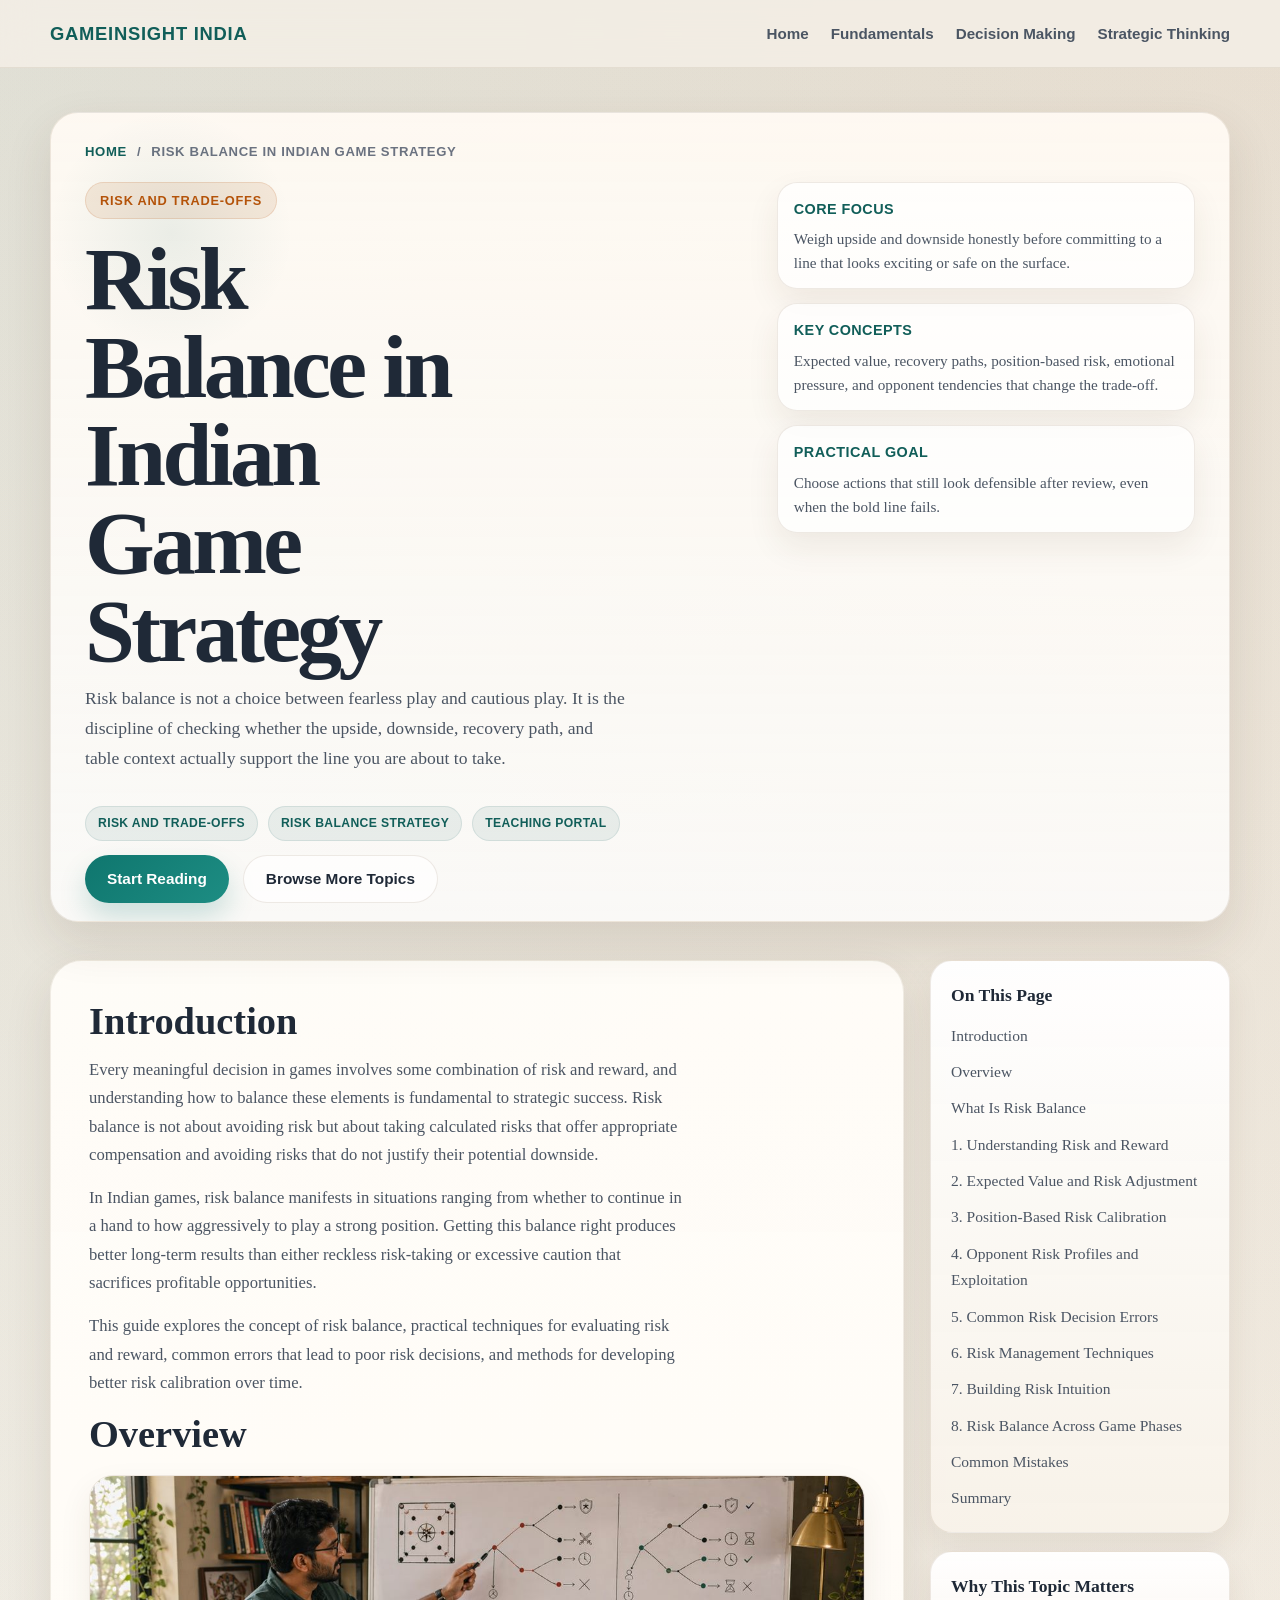
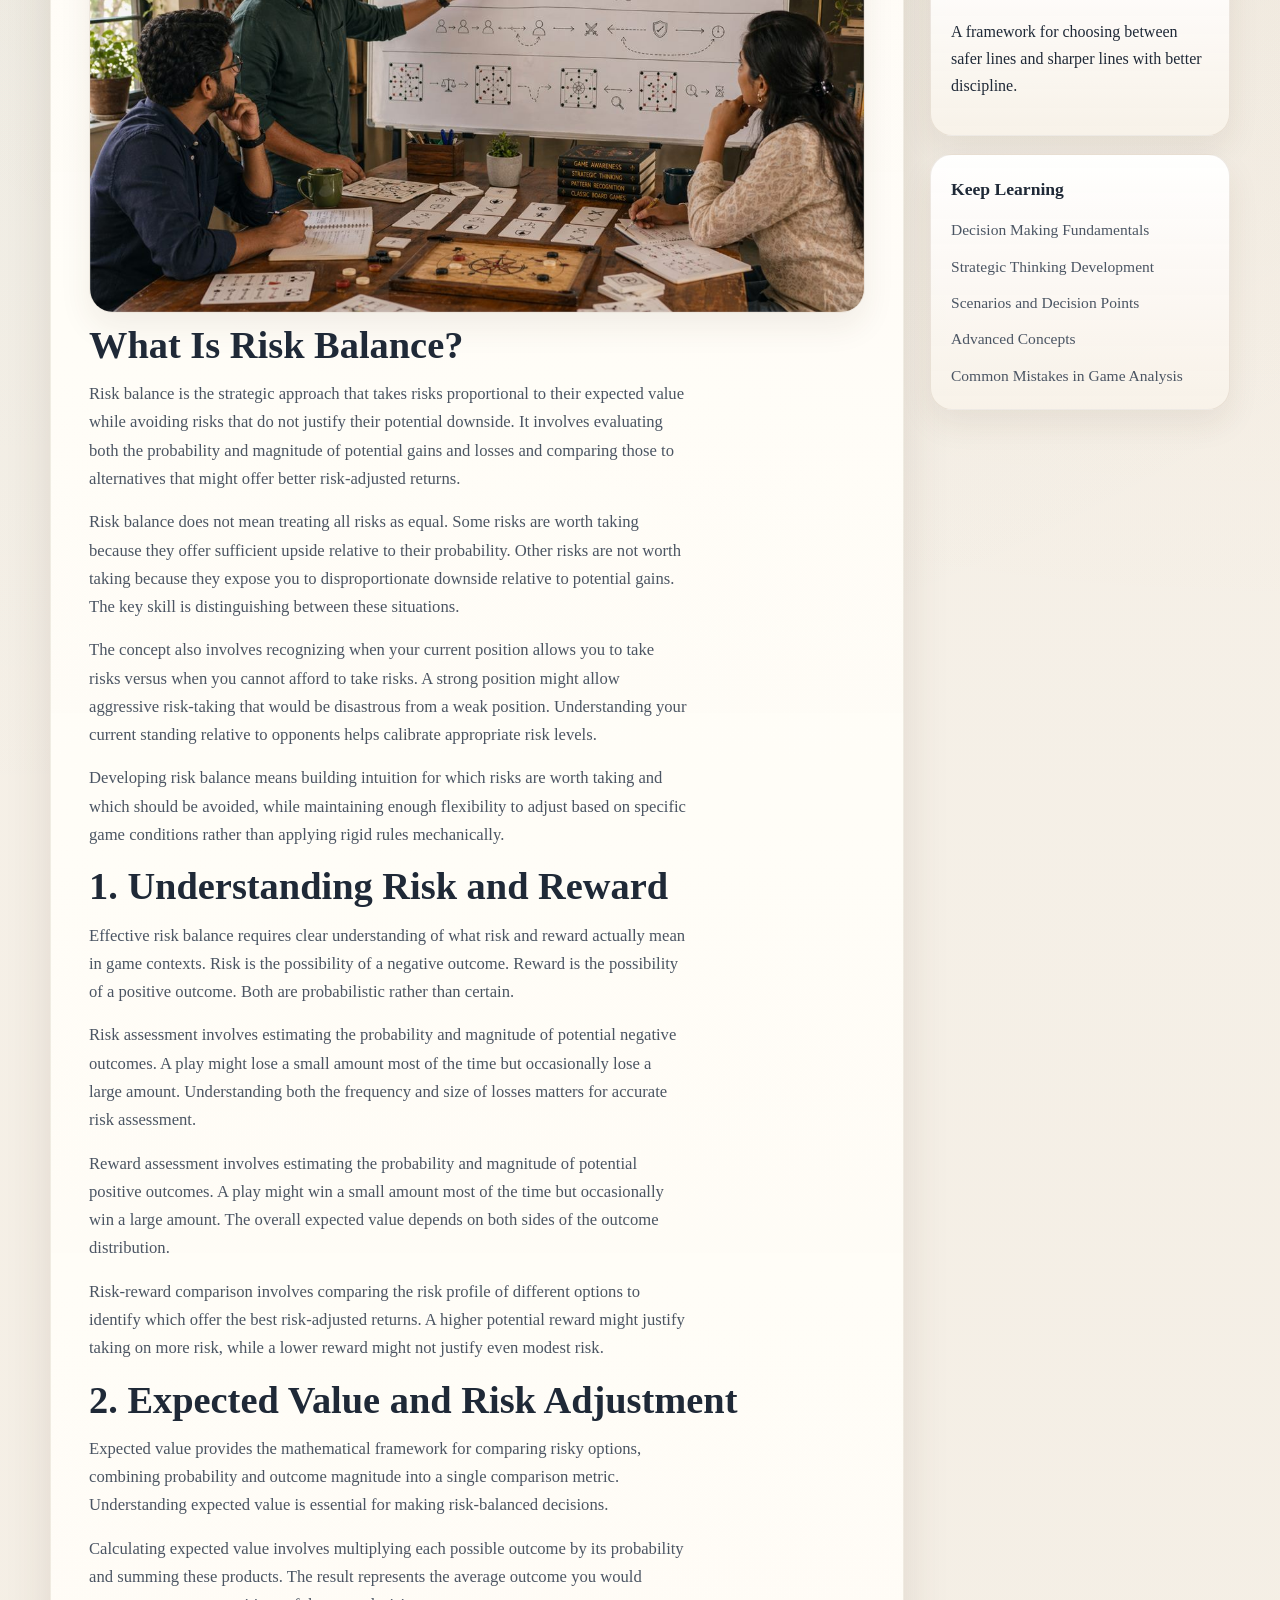
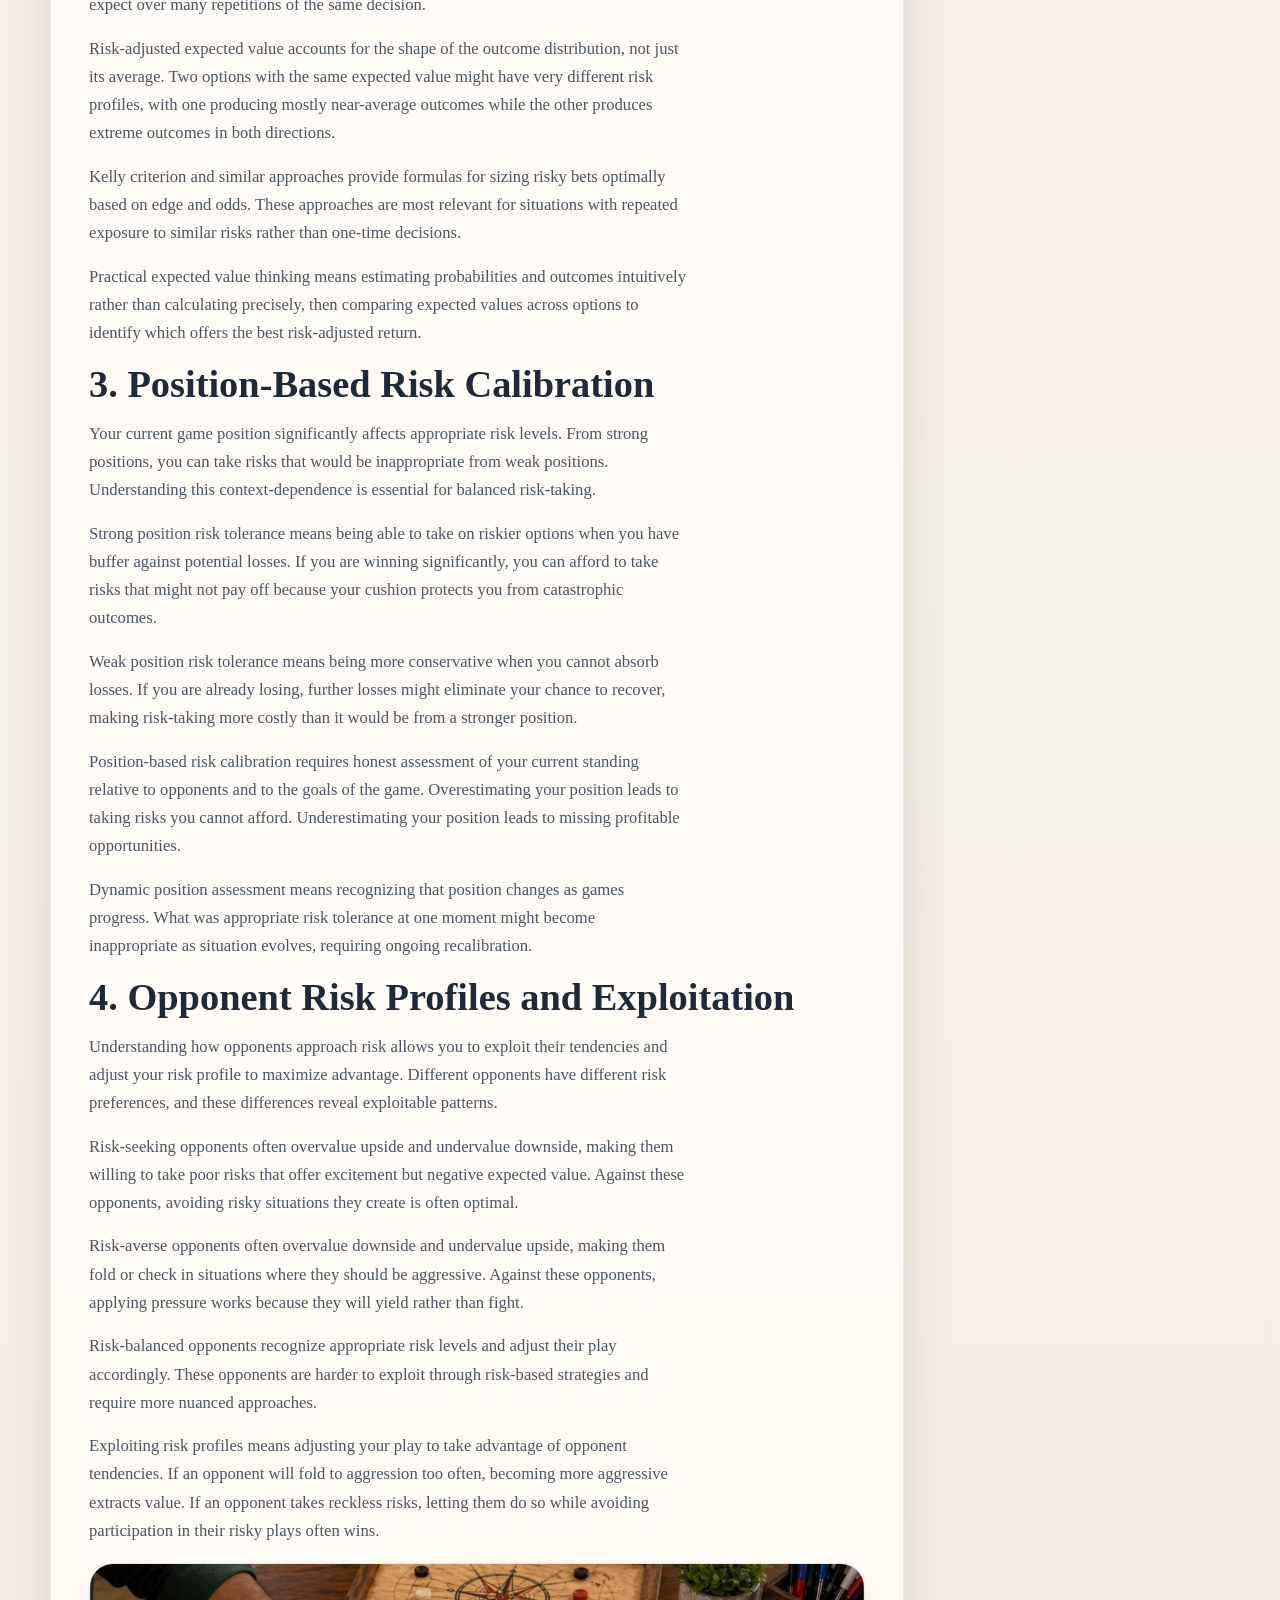
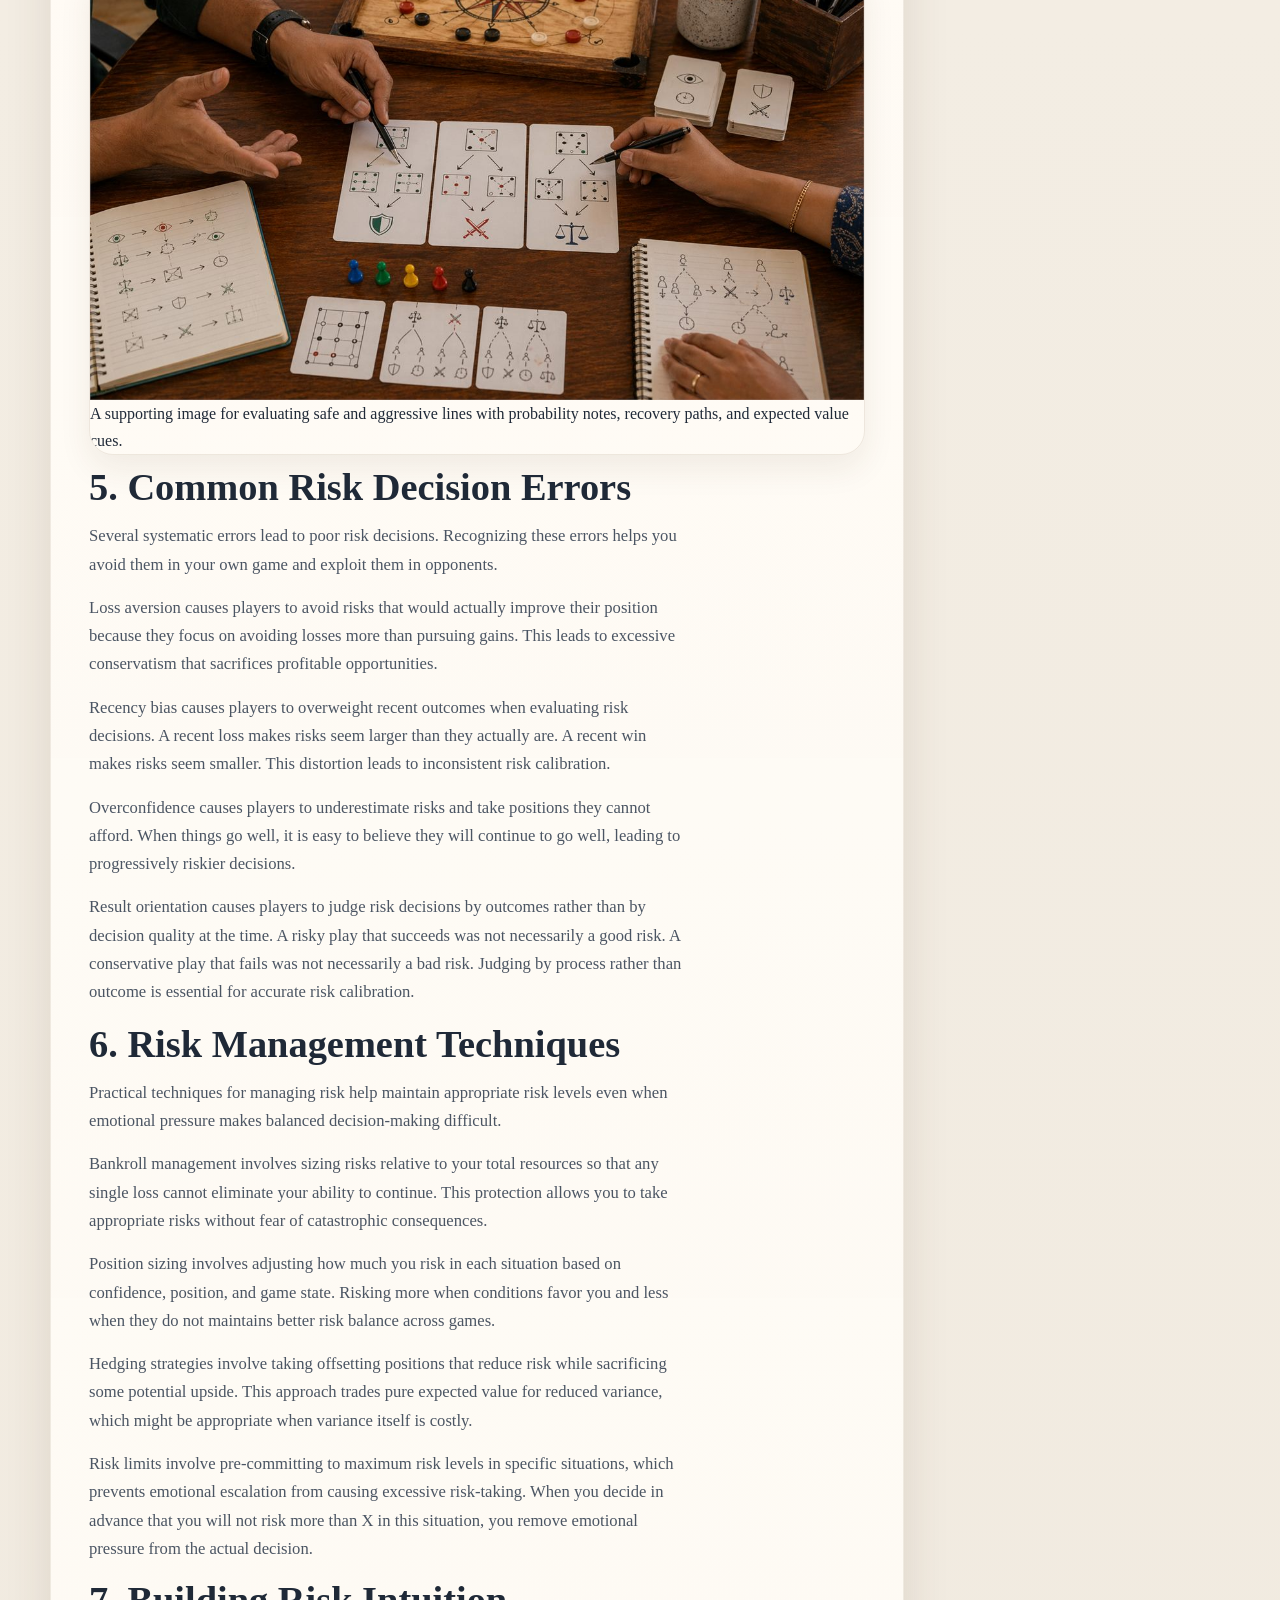
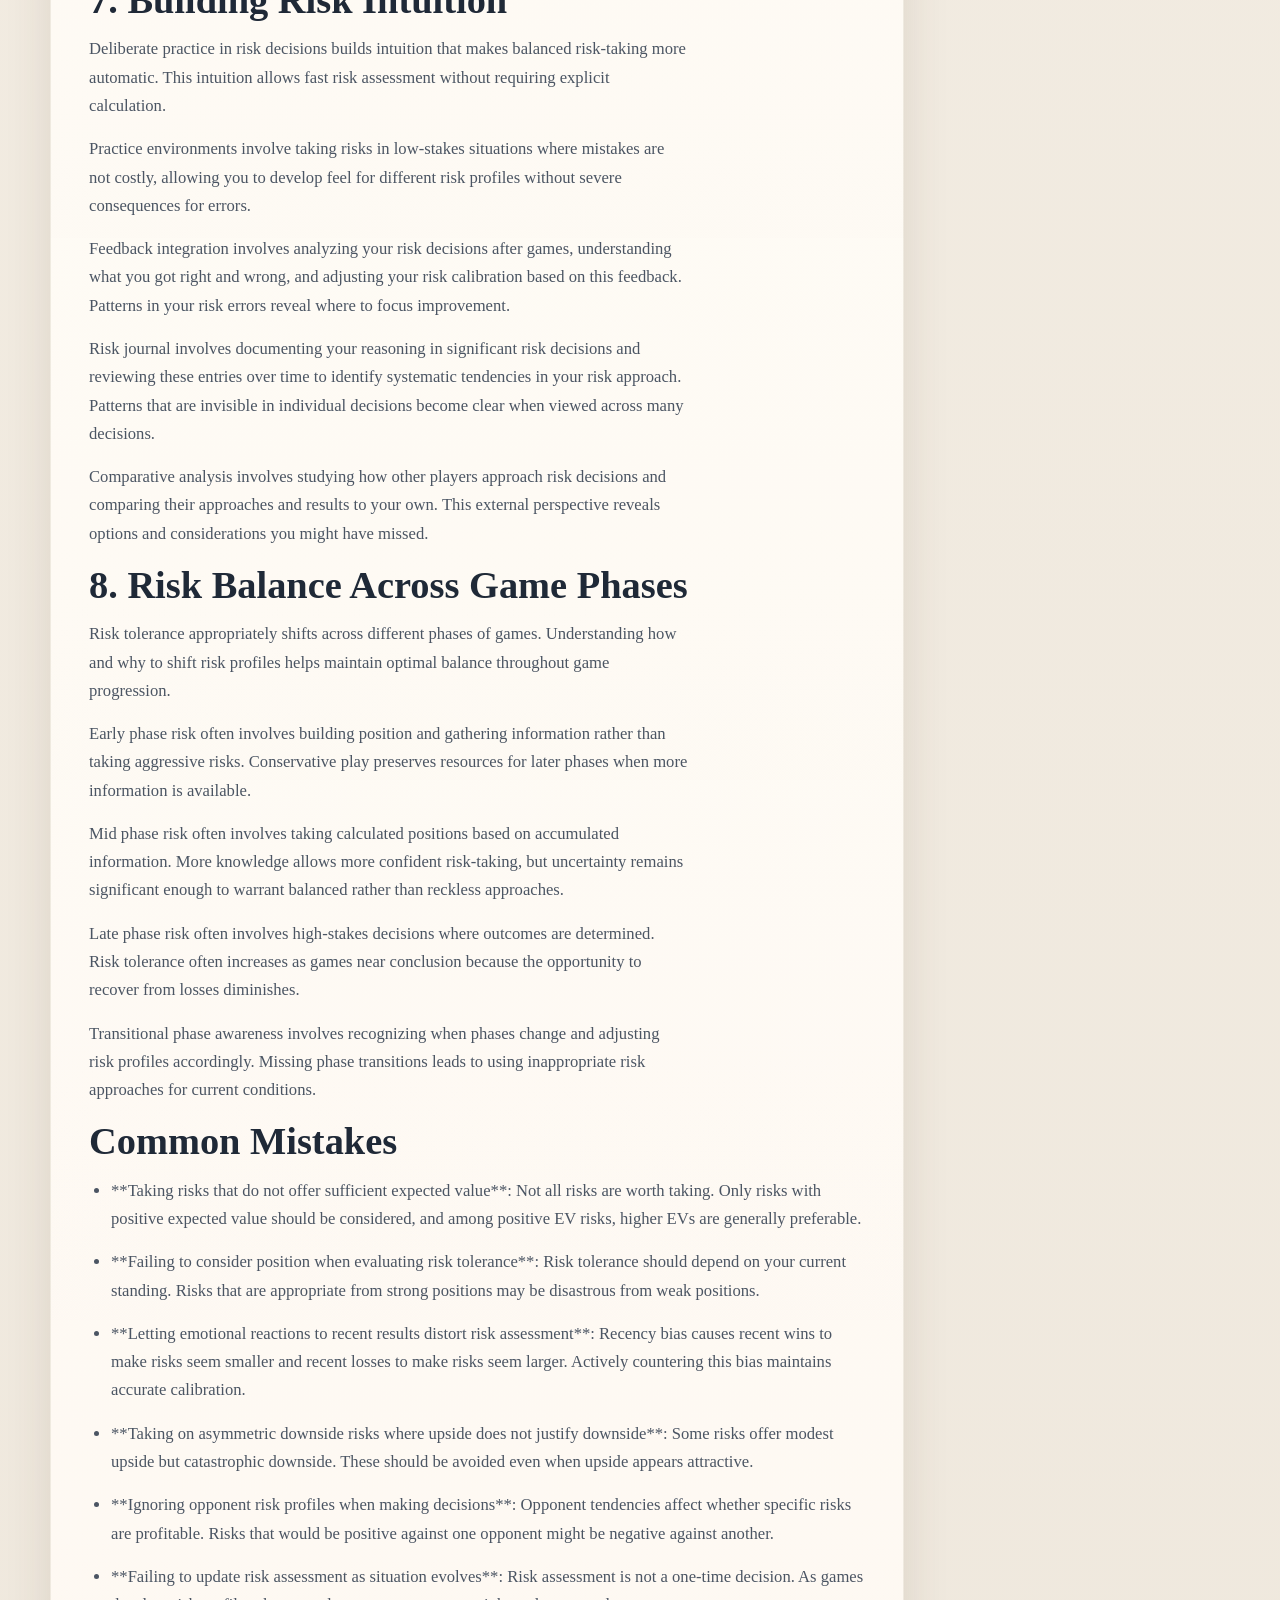
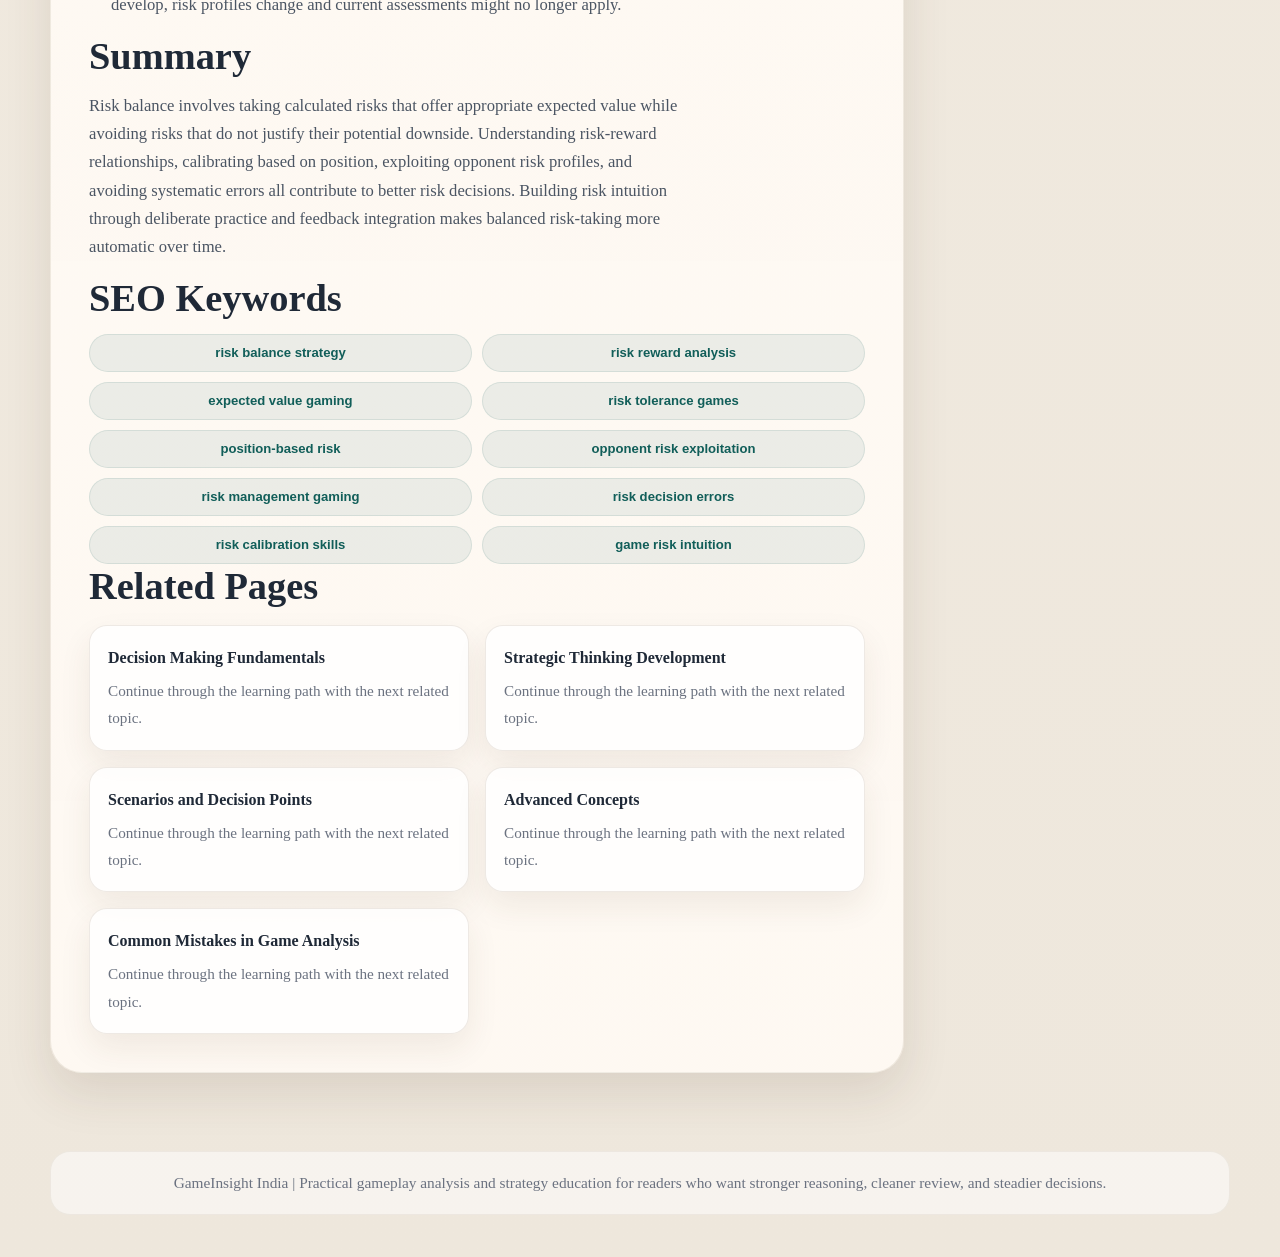
<file: risk-balance.html>
<!DOCTYPE html>
<html lang="en">
<head>
  <meta charset="UTF-8" />
  <meta name="viewport" content="width=device-width, initial-scale=1.0" />
  <title>Risk Balance in Indian Game Strategy | GameInsight India</title>
  <meta name="description" content="Every meaningful decision in games involves some combination of risk and reward, and understanding how to balance these elements is fundamental to strategic success. Risk..." />
  <meta name="keywords" content="risk balance strategy, risk reward analysis, expected value gaming, risk tolerance games, position-based risk, opponent risk exploitation, risk management gaming, risk decision errors, risk calibration skills, game risk intuition" />
  <link rel="stylesheet" href="./assets/css/index.css" />
</head>
<body>
  <header class="topbar">
    <div class="container">
      <div class="brand">GameInsight India</div>
      <nav class="nav-links">
        <a href="./index.html">Home</a>
        <a href="./fundamentals.html">Fundamentals</a>
        <a href="./decision-making.html">Decision Making</a>
        <a href="./strategic-thinking.html">Strategic Thinking</a>
      </nav>
    </div>
  </header>

  <section class="hero page-hero page-hero--compact">
    <div class="container">
      <div class="page-hero-panel">
        <div class="breadcrumb"><a href="./index.html">Home</a><span>/</span><span>Risk Balance in Indian Game Strategy</span></div>
        <div class="page-hero-head">
          <div class="page-hero-copy">
            <span class="page-kicker">Risk And Trade-Offs</span>
            <h1>Risk Balance in Indian Game Strategy</h1>
            <p class="page-hero-lead">Risk balance is not a choice between fearless play and cautious play. It is the discipline of checking whether the upside, downside, recovery path, and table context actually support the line you are about to take.</p>
          </div>
          <div class="page-hero-notes"><div class="page-hero-note"><strong>Core Focus</strong><span>Weigh upside and downside honestly before committing to a line that looks exciting or safe on the surface.</span></div><div class="page-hero-note"><strong>Key Concepts</strong><span>Expected value, recovery paths, position-based risk, emotional pressure, and opponent tendencies that change the trade-off.</span></div><div class="page-hero-note"><strong>Practical Goal</strong><span>Choose actions that still look defensible after review, even when the bold line fails.</span></div></div>
        </div>
        <div class="hero-summary hero-summary-compact"><p>Risk balance is not a choice between fearless play and cautious play. It is the discipline of checking whether the upside, downside, recovery path, and table context actually support the line you are about to take.</p></div>
        <div class="hero-chip-row"><span class="chip">Risk And Trade-Offs</span><span class="chip">risk balance strategy</span><span class="chip">Teaching Portal</span></div>
        <div class="hero-actions">
          <a class="cta-btn" href="#overview">Start Reading</a>
          <a class="ghost-btn" href="./index.html#topic-guides">Browse More Topics</a>
        </div>
      </div>
    </div>
  </section>

  <main class="content">
    <div class="container content-shell">
      <article class="article"><section class="article-section" id="introduction"><h2>Introduction</h2><p>Every meaningful decision in games involves some combination of risk and reward, and understanding how to balance these elements is fundamental to strategic success. Risk balance is not about avoiding risk but about taking calculated risks that offer appropriate compensation and avoiding risks that do not justify their potential downside.</p><p>In Indian games, risk balance manifests in situations ranging from whether to continue in a hand to how aggressively to play a strong position. Getting this balance right produces better long-term results than either reckless risk-taking or excessive caution that sacrifices profitable opportunities.</p><p>This guide explores the concept of risk balance, practical techniques for evaluating risk and reward, common errors that lead to poor risk decisions, and methods for developing better risk calibration over time.</p></section><section class="article-section" id="overview"><h2>Overview</h2><figure class="article-image"><img src="./assets/images/risk-balance.jpg" alt="Balancing risk and reward in Indian game strategy" loading="lazy" /></figure></section><section class="article-section" id="what-is-risk-balance"><h2>What Is Risk Balance?</h2><p>Risk balance is the strategic approach that takes risks proportional to their expected value while avoiding risks that do not justify their potential downside. It involves evaluating both the probability and magnitude of potential gains and losses and comparing those to alternatives that might offer better risk-adjusted returns.</p><p>Risk balance does not mean treating all risks as equal. Some risks are worth taking because they offer sufficient upside relative to their probability. Other risks are not worth taking because they expose you to disproportionate downside relative to potential gains. The key skill is distinguishing between these situations.</p><p>The concept also involves recognizing when your current position allows you to take risks versus when you cannot afford to take risks. A strong position might allow aggressive risk-taking that would be disastrous from a weak position. Understanding your current standing relative to opponents helps calibrate appropriate risk levels.</p><p>Developing risk balance means building intuition for which risks are worth taking and which should be avoided, while maintaining enough flexibility to adjust based on specific game conditions rather than applying rigid rules mechanically.</p></section><section class="article-section" id="1-understanding-risk-and-reward"><h2>1. Understanding Risk and Reward</h2><p>Effective risk balance requires clear understanding of what risk and reward actually mean in game contexts. Risk is the possibility of a negative outcome. Reward is the possibility of a positive outcome. Both are probabilistic rather than certain.</p><p>Risk assessment involves estimating the probability and magnitude of potential negative outcomes. A play might lose a small amount most of the time but occasionally lose a large amount. Understanding both the frequency and size of losses matters for accurate risk assessment.</p><p>Reward assessment involves estimating the probability and magnitude of potential positive outcomes. A play might win a small amount most of the time but occasionally win a large amount. The overall expected value depends on both sides of the outcome distribution.</p><p>Risk-reward comparison involves comparing the risk profile of different options to identify which offer the best risk-adjusted returns. A higher potential reward might justify taking on more risk, while a lower reward might not justify even modest risk.</p></section><section class="article-section" id="2-expected-value-and-risk-adjustment"><h2>2. Expected Value and Risk Adjustment</h2><p>Expected value provides the mathematical framework for comparing risky options, combining probability and outcome magnitude into a single comparison metric. Understanding expected value is essential for making risk-balanced decisions.</p><p>Calculating expected value involves multiplying each possible outcome by its probability and summing these products. The result represents the average outcome you would expect over many repetitions of the same decision.</p><p>Risk-adjusted expected value accounts for the shape of the outcome distribution, not just its average. Two options with the same expected value might have very different risk profiles, with one producing mostly near-average outcomes while the other produces extreme outcomes in both directions.</p><p>Kelly criterion and similar approaches provide formulas for sizing risky bets optimally based on edge and odds. These approaches are most relevant for situations with repeated exposure to similar risks rather than one-time decisions.</p><p>Practical expected value thinking means estimating probabilities and outcomes intuitively rather than calculating precisely, then comparing expected values across options to identify which offers the best risk-adjusted return.</p></section><section class="article-section" id="3-position-based-risk-calibration"><h2>3. Position-Based Risk Calibration</h2><p>Your current game position significantly affects appropriate risk levels. From strong positions, you can take risks that would be inappropriate from weak positions. Understanding this context-dependence is essential for balanced risk-taking.</p><p>Strong position risk tolerance means being able to take on riskier options when you have buffer against potential losses. If you are winning significantly, you can afford to take risks that might not pay off because your cushion protects you from catastrophic outcomes.</p><p>Weak position risk tolerance means being more conservative when you cannot absorb losses. If you are already losing, further losses might eliminate your chance to recover, making risk-taking more costly than it would be from a stronger position.</p><p>Position-based risk calibration requires honest assessment of your current standing relative to opponents and to the goals of the game. Overestimating your position leads to taking risks you cannot afford. Underestimating your position leads to missing profitable opportunities.</p><p>Dynamic position assessment means recognizing that position changes as games progress. What was appropriate risk tolerance at one moment might become inappropriate as situation evolves, requiring ongoing recalibration.</p></section><section class="article-section" id="4-opponent-risk-profiles-and-exploitation"><h2>4. Opponent Risk Profiles and Exploitation</h2><p>Understanding how opponents approach risk allows you to exploit their tendencies and adjust your risk profile to maximize advantage. Different opponents have different risk preferences, and these differences reveal exploitable patterns.</p><p>Risk-seeking opponents often overvalue upside and undervalue downside, making them willing to take poor risks that offer excitement but negative expected value. Against these opponents, avoiding risky situations they create is often optimal.</p><p>Risk-averse opponents often overvalue downside and undervalue upside, making them fold or check in situations where they should be aggressive. Against these opponents, applying pressure works because they will yield rather than fight.</p><p>Risk-balanced opponents recognize appropriate risk levels and adjust their play accordingly. These opponents are harder to exploit through risk-based strategies and require more nuanced approaches.</p><p>Exploiting risk profiles means adjusting your play to take advantage of opponent tendencies. If an opponent will fold to aggression too often, becoming more aggressive extracts value. If an opponent takes reckless risks, letting them do so while avoiding participation in their risky plays often wins.</p><figure class="article-image article-image--support"><img src="./assets/images/risk-balance-study.jpg" alt="Risk and reward teaching scene with probability notes and safe versus aggressive lines" loading="lazy" /><figcaption>A supporting image for evaluating safe and aggressive lines with probability notes, recovery paths, and expected value cues.</figcaption></figure></section><section class="article-section" id="5-common-risk-decision-errors"><h2>5. Common Risk Decision Errors</h2><p>Several systematic errors lead to poor risk decisions. Recognizing these errors helps you avoid them in your own game and exploit them in opponents.</p><p>Loss aversion causes players to avoid risks that would actually improve their position because they focus on avoiding losses more than pursuing gains. This leads to excessive conservatism that sacrifices profitable opportunities.</p><p>Recency bias causes players to overweight recent outcomes when evaluating risk decisions. A recent loss makes risks seem larger than they actually are. A recent win makes risks seem smaller. This distortion leads to inconsistent risk calibration.</p><p>Overconfidence causes players to underestimate risks and take positions they cannot afford. When things go well, it is easy to believe they will continue to go well, leading to progressively riskier decisions.</p><p>Result orientation causes players to judge risk decisions by outcomes rather than by decision quality at the time. A risky play that succeeds was not necessarily a good risk. A conservative play that fails was not necessarily a bad risk. Judging by process rather than outcome is essential for accurate risk calibration.</p></section><section class="article-section" id="6-risk-management-techniques"><h2>6. Risk Management Techniques</h2><p>Practical techniques for managing risk help maintain appropriate risk levels even when emotional pressure makes balanced decision-making difficult.</p><p>Bankroll management involves sizing risks relative to your total resources so that any single loss cannot eliminate your ability to continue. This protection allows you to take appropriate risks without fear of catastrophic consequences.</p><p>Position sizing involves adjusting how much you risk in each situation based on confidence, position, and game state. Risking more when conditions favor you and less when they do not maintains better risk balance across games.</p><p>Hedging strategies involve taking offsetting positions that reduce risk while sacrificing some potential upside. This approach trades pure expected value for reduced variance, which might be appropriate when variance itself is costly.</p><p>Risk limits involve pre-committing to maximum risk levels in specific situations, which prevents emotional escalation from causing excessive risk-taking. When you decide in advance that you will not risk more than X in this situation, you remove emotional pressure from the actual decision.</p></section><section class="article-section" id="7-building-risk-intuition"><h2>7. Building Risk Intuition</h2><p>Deliberate practice in risk decisions builds intuition that makes balanced risk-taking more automatic. This intuition allows fast risk assessment without requiring explicit calculation.</p><p>Practice environments involve taking risks in low-stakes situations where mistakes are not costly, allowing you to develop feel for different risk profiles without severe consequences for errors.</p><p>Feedback integration involves analyzing your risk decisions after games, understanding what you got right and wrong, and adjusting your risk calibration based on this feedback. Patterns in your risk errors reveal where to focus improvement.</p><p>Risk journal involves documenting your reasoning in significant risk decisions and reviewing these entries over time to identify systematic tendencies in your risk approach. Patterns that are invisible in individual decisions become clear when viewed across many decisions.</p><p>Comparative analysis involves studying how other players approach risk decisions and comparing their approaches and results to your own. This external perspective reveals options and considerations you might have missed.</p></section><section class="article-section" id="8-risk-balance-across-game-phases"><h2>8. Risk Balance Across Game Phases</h2><p>Risk tolerance appropriately shifts across different phases of games. Understanding how and why to shift risk profiles helps maintain optimal balance throughout game progression.</p><p>Early phase risk often involves building position and gathering information rather than taking aggressive risks. Conservative play preserves resources for later phases when more information is available.</p><p>Mid phase risk often involves taking calculated positions based on accumulated information. More knowledge allows more confident risk-taking, but uncertainty remains significant enough to warrant balanced rather than reckless approaches.</p><p>Late phase risk often involves high-stakes decisions where outcomes are determined. Risk tolerance often increases as games near conclusion because the opportunity to recover from losses diminishes.</p><p>Transitional phase awareness involves recognizing when phases change and adjusting risk profiles accordingly. Missing phase transitions leads to using inappropriate risk approaches for current conditions.</p></section><section class="article-section" id="common-mistakes"><h2>Common Mistakes</h2><ul><li>**Taking risks that do not offer sufficient expected value**: Not all risks are worth taking. Only risks with positive expected value should be considered, and among positive EV risks, higher EVs are generally preferable.</li></ul><ul><li>**Failing to consider position when evaluating risk tolerance**: Risk tolerance should depend on your current standing. Risks that are appropriate from strong positions may be disastrous from weak positions.</li></ul><ul><li>**Letting emotional reactions to recent results distort risk assessment**: Recency bias causes recent wins to make risks seem smaller and recent losses to make risks seem larger. Actively countering this bias maintains accurate calibration.</li></ul><ul><li>**Taking on asymmetric downside risks where upside does not justify downside**: Some risks offer modest upside but catastrophic downside. These should be avoided even when upside appears attractive.</li></ul><ul><li>**Ignoring opponent risk profiles when making decisions**: Opponent tendencies affect whether specific risks are profitable. Risks that would be positive against one opponent might be negative against another.</li></ul><ul><li>**Failing to update risk assessment as situation evolves**: Risk assessment is not a one-time decision. As games develop, risk profiles change and current assessments might no longer apply.</li></ul></section><section class="article-section" id="summary"><h2>Summary</h2><p class="article-lead">Risk balance involves taking calculated risks that offer appropriate expected value while avoiding risks that do not justify their potential downside. Understanding risk-reward relationships, calibrating based on position, exploiting opponent risk profiles, and avoiding systematic errors all contribute to better risk decisions. Building risk intuition through deliberate practice and feedback integration makes balanced risk-taking more automatic over time.</p></section><section class="article-section" id="seo-keywords"><h2>SEO Keywords</h2><div class="keyword-list"><span class="keyword-pill">risk balance strategy</span><span class="keyword-pill">risk reward analysis</span><span class="keyword-pill">expected value gaming</span><span class="keyword-pill">risk tolerance games</span><span class="keyword-pill">position-based risk</span><span class="keyword-pill">opponent risk exploitation</span><span class="keyword-pill">risk management gaming</span><span class="keyword-pill">risk decision errors</span><span class="keyword-pill">risk calibration skills</span><span class="keyword-pill">game risk intuition</span></div></section><section class="article-section" id="related-pages"><h2>Related Pages</h2><div class="related-grid"><a class="related-card" href="./decision-making.html"><strong>Decision Making Fundamentals</strong><span>Continue through the learning path with the next related topic.</span></a><a class="related-card" href="./strategic-thinking.html"><strong>Strategic Thinking Development</strong><span>Continue through the learning path with the next related topic.</span></a><a class="related-card" href="./scenarios.html"><strong>Scenarios and Decision Points</strong><span>Continue through the learning path with the next related topic.</span></a><a class="related-card" href="./advanced-concepts.html"><strong>Advanced Concepts</strong><span>Continue through the learning path with the next related topic.</span></a><a class="related-card" href="./common-mistakes.html"><strong>Common Mistakes in Game Analysis</strong><span>Continue through the learning path with the next related topic.</span></a></div></section></article>
      <aside class="sidebar-stack">
        <section class="sidebar-card">
          <h3>On This Page</h3>
          <div class="toc-list"><a href="#introduction">Introduction</a><a href="#overview">Overview</a><a href="#what-is-risk-balance">What Is Risk Balance</a><a href="#1-understanding-risk-and-reward">1. Understanding Risk and Reward</a><a href="#2-expected-value-and-risk-adjustment">2. Expected Value and Risk Adjustment</a><a href="#3-position-based-risk-calibration">3. Position-Based Risk Calibration</a><a href="#4-opponent-risk-profiles-and-exploitation">4. Opponent Risk Profiles and Exploitation</a><a href="#5-common-risk-decision-errors">5. Common Risk Decision Errors</a><a href="#6-risk-management-techniques">6. Risk Management Techniques</a><a href="#7-building-risk-intuition">7. Building Risk Intuition</a><a href="#8-risk-balance-across-game-phases">8. Risk Balance Across Game Phases</a><a href="#common-mistakes">Common Mistakes</a><a href="#summary">Summary</a></div>
        </section>
        <section class="sidebar-card">
          <h3>Why This Topic Matters</h3>
          <p>A framework for choosing between safer lines and sharper lines with better discipline.</p>
        </section>
        <section class="sidebar-card">
          <h3>Keep Learning</h3>
          <div class="related-list"><a href="./decision-making.html">Decision Making Fundamentals</a><a href="./strategic-thinking.html">Strategic Thinking Development</a><a href="./scenarios.html">Scenarios and Decision Points</a><a href="./advanced-concepts.html">Advanced Concepts</a><a href="./common-mistakes.html">Common Mistakes in Game Analysis</a></div>
        </section>
      </aside>
    </div>
  </main>

  <footer class="footer">
    <div class="container">
      GameInsight India | Practical gameplay analysis and strategy education for readers who want stronger reasoning, cleaner review, and steadier decisions.
    </div>
  </footer>
</body>
</html>
</file>
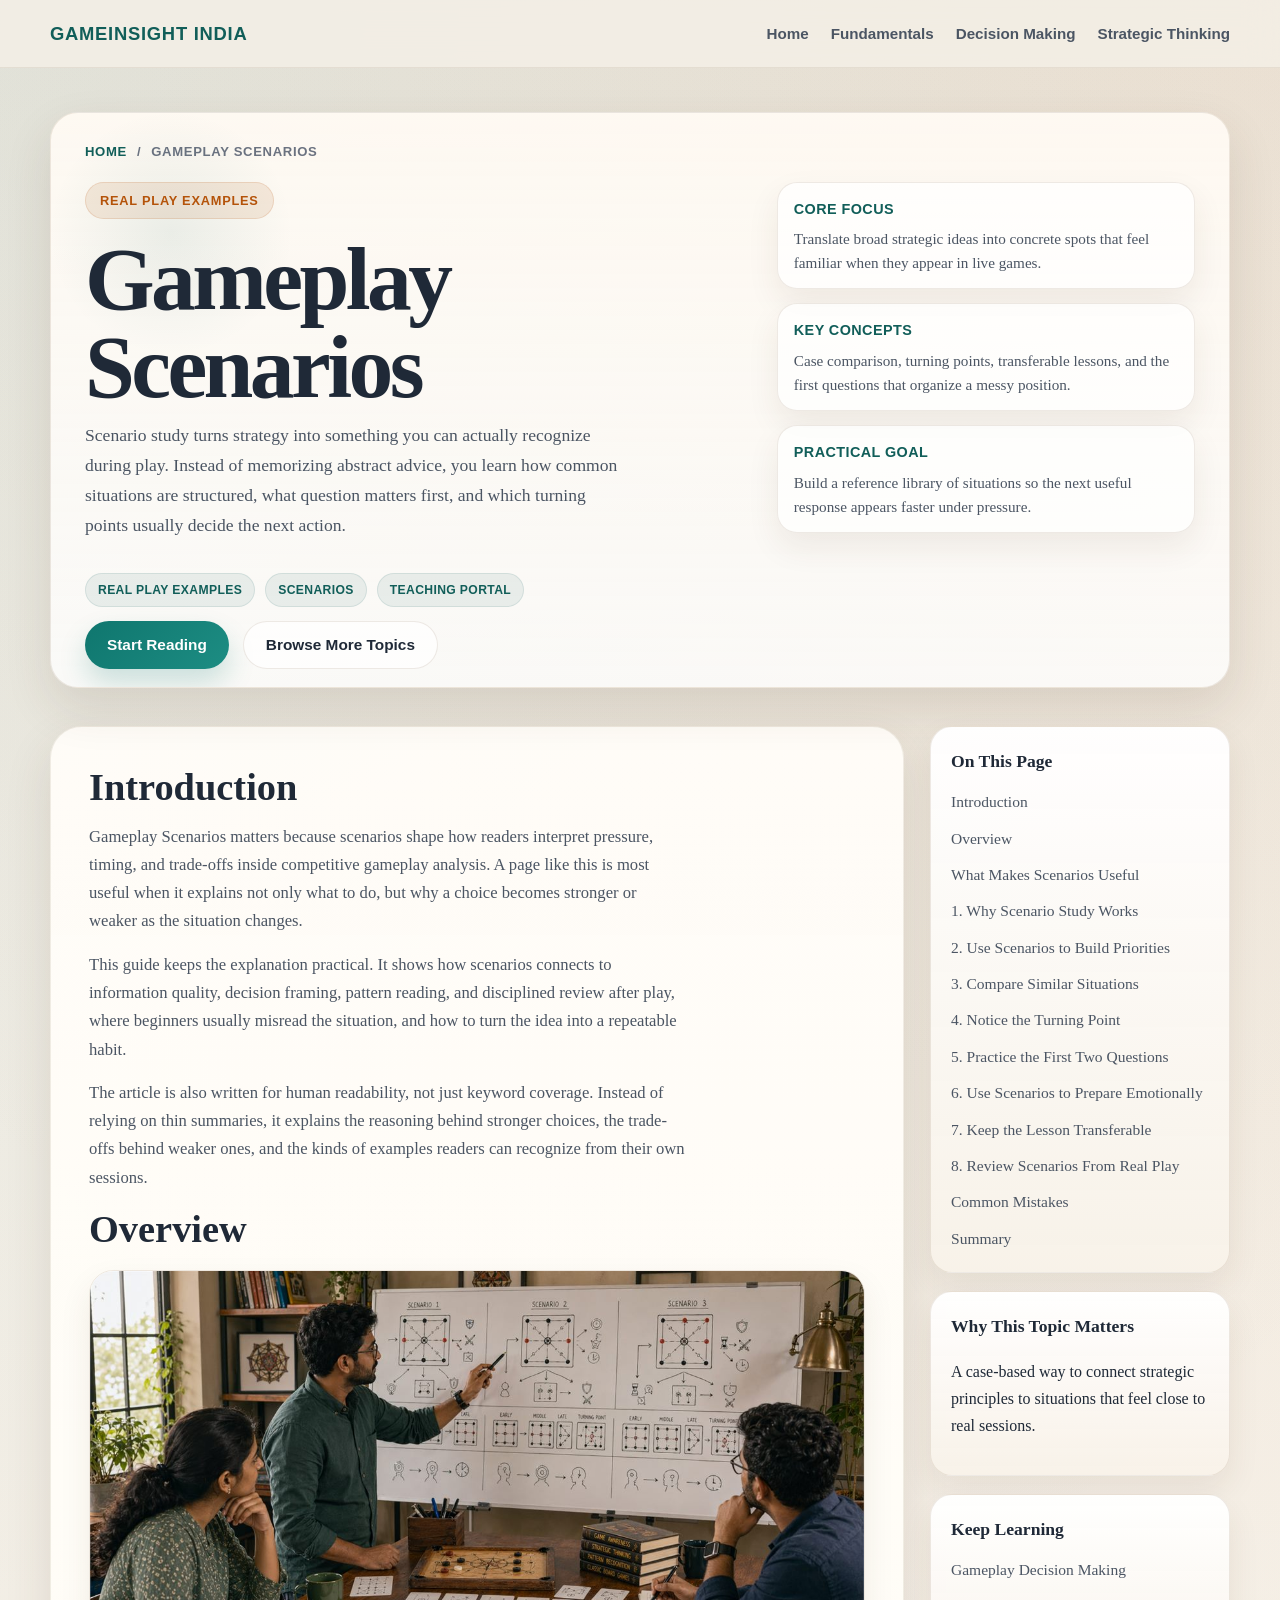
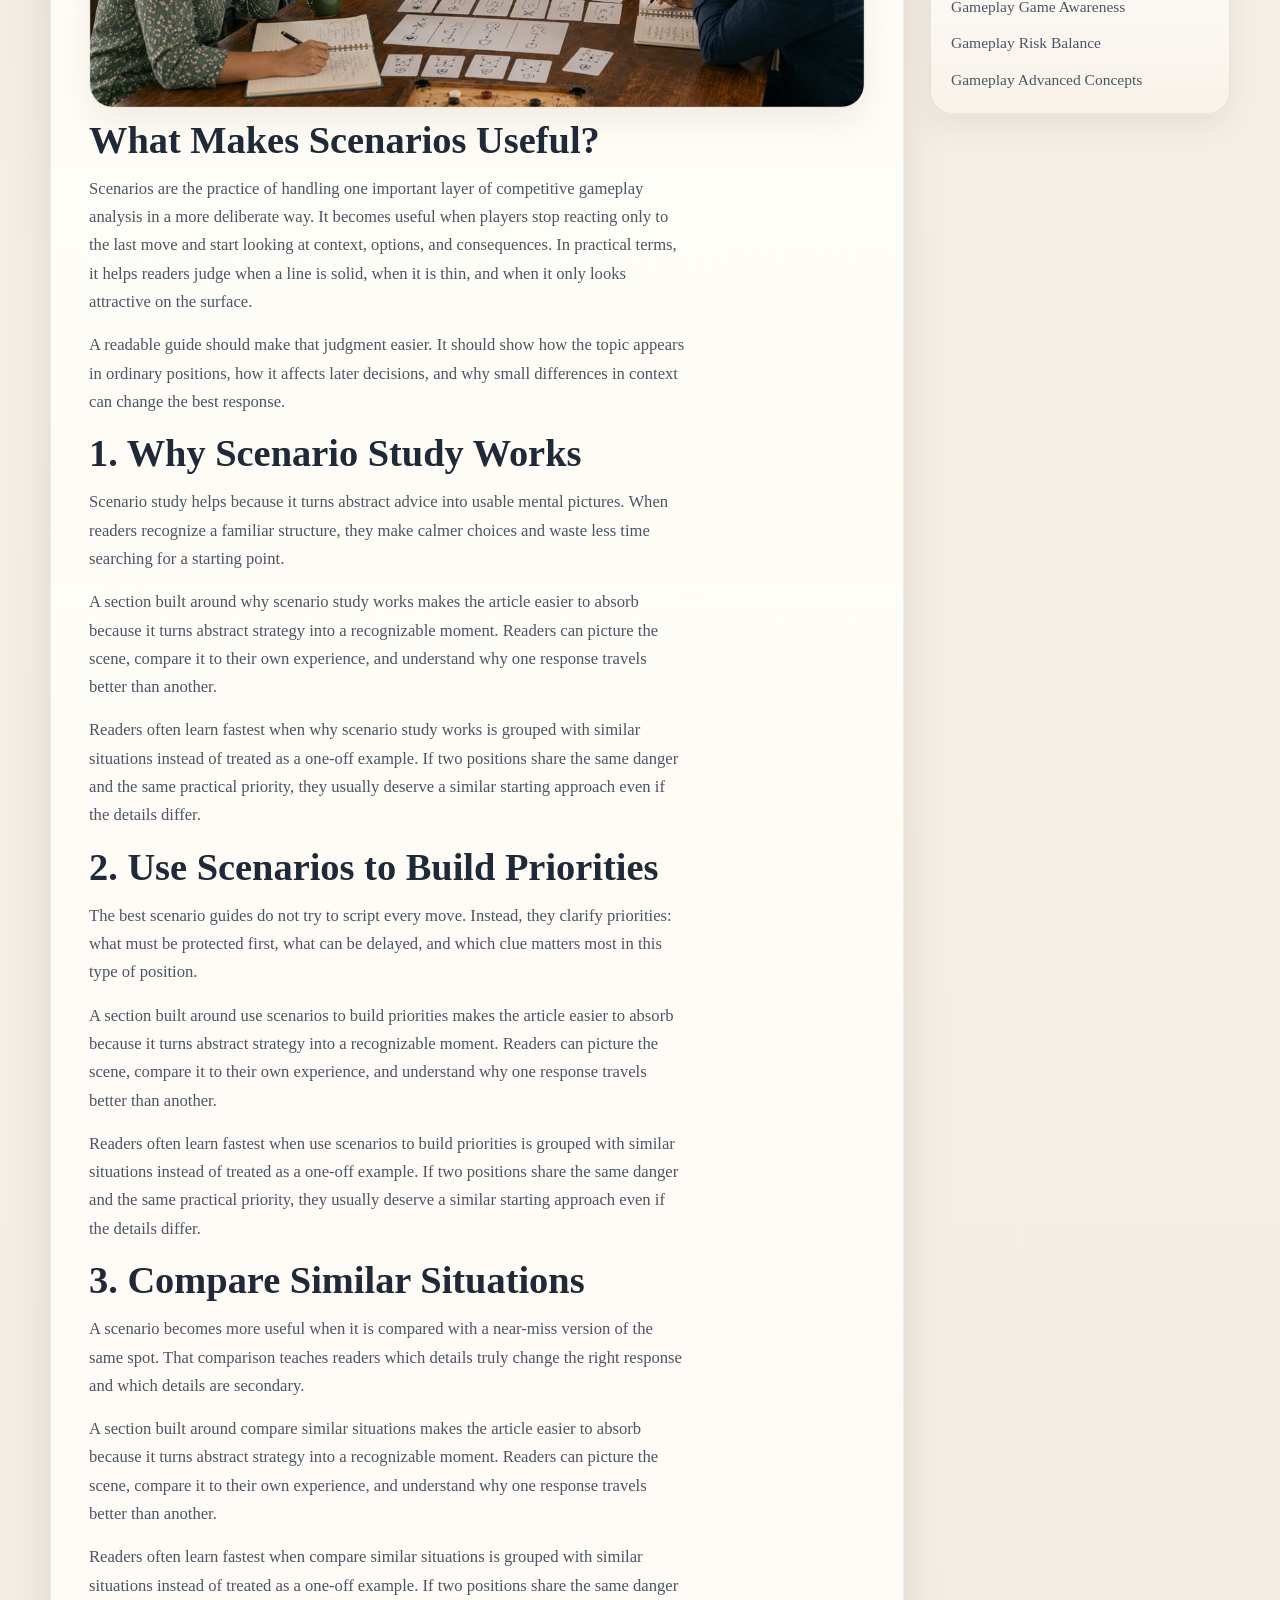
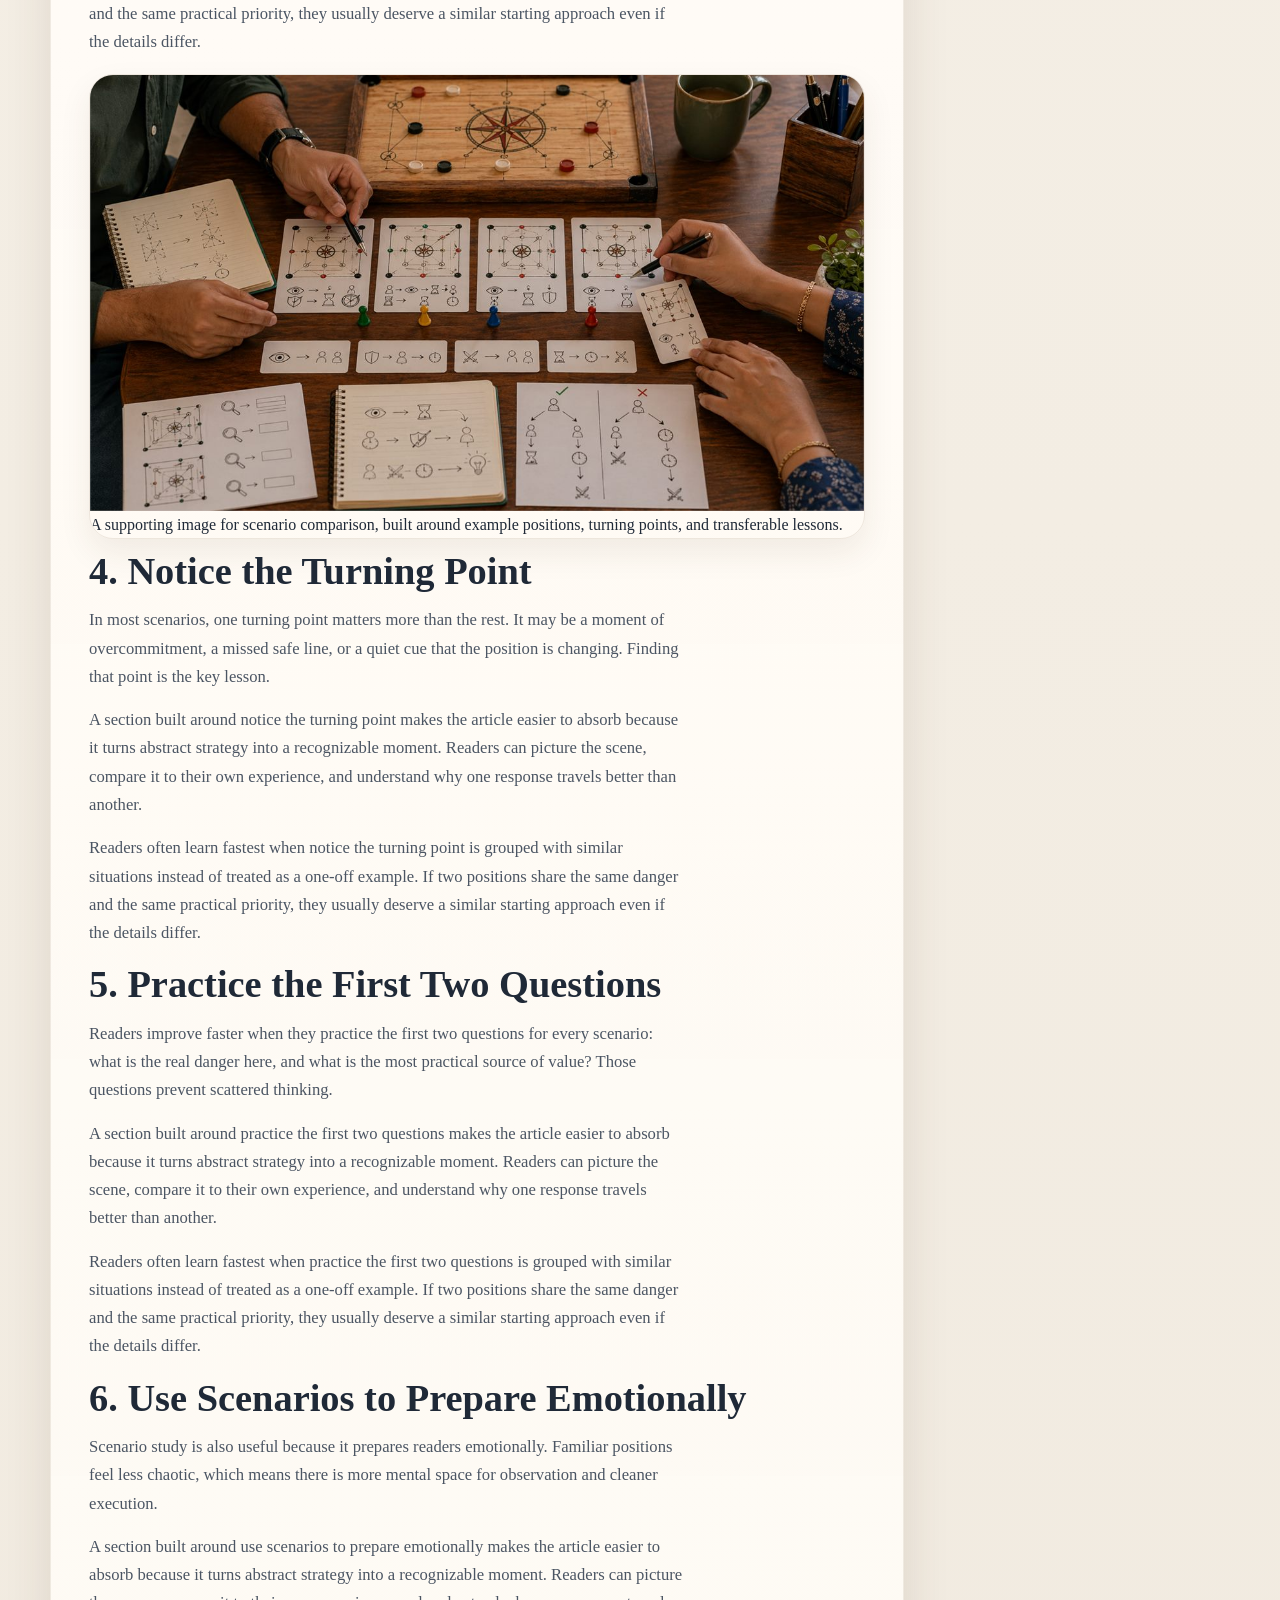
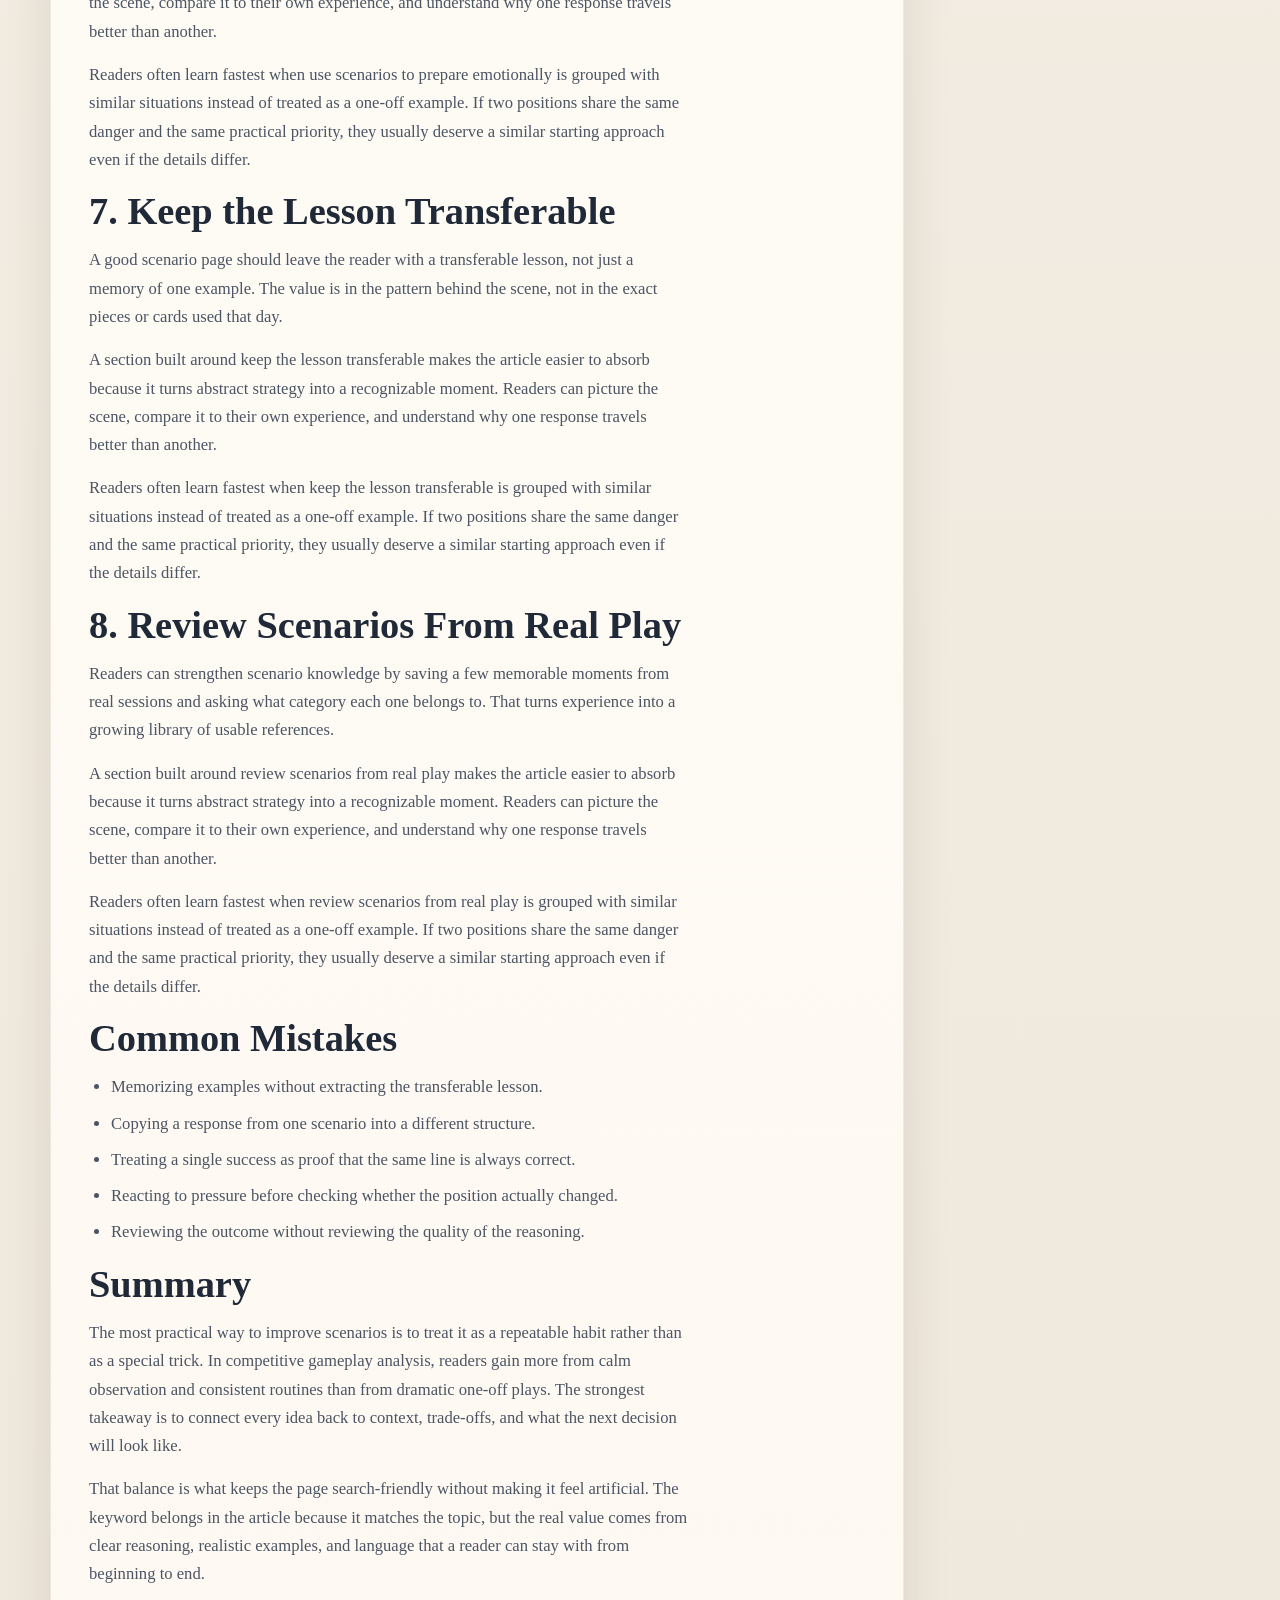
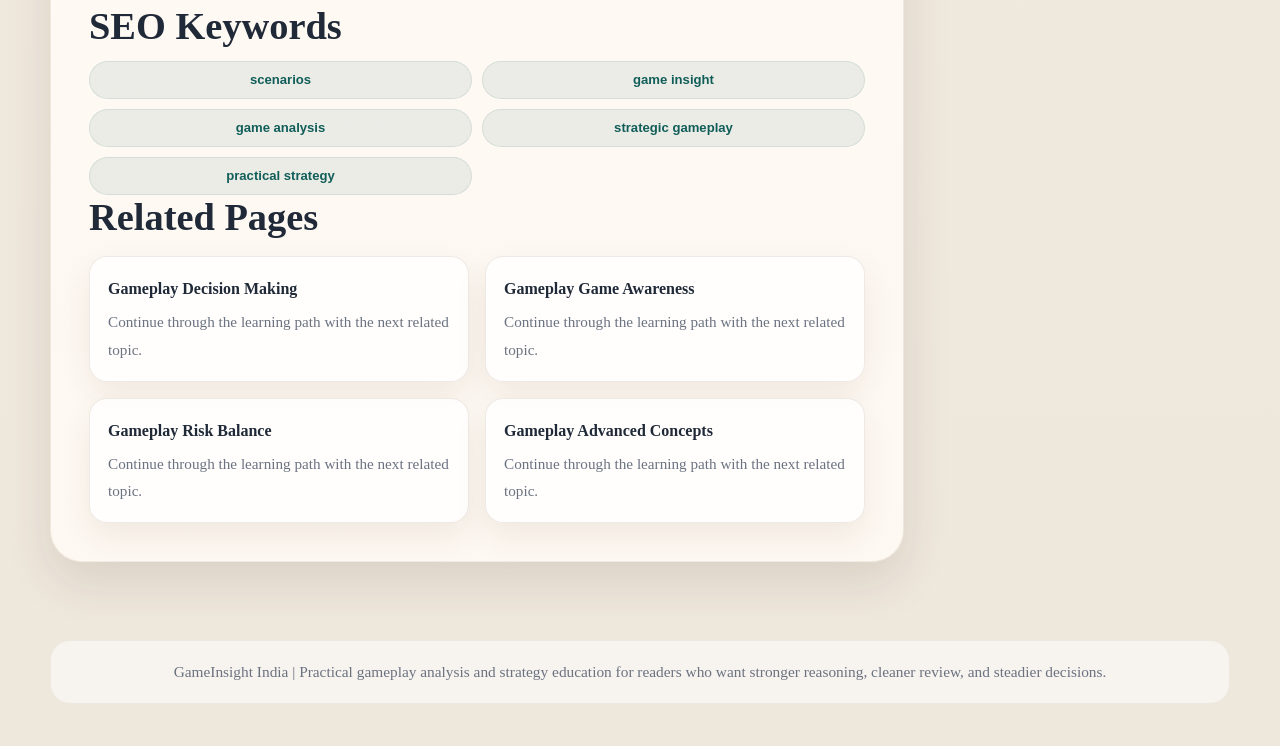
<file: scenarios.html>
<!DOCTYPE html>
<html lang="en">
<head>
  <meta charset="UTF-8" />
  <meta name="viewport" content="width=device-width, initial-scale=1.0" />
  <title>Gameplay Scenarios | GameInsight India</title>
  <meta name="description" content="Gameplay Scenarios matters because scenarios shape how readers interpret pressure, timing, and trade-offs inside competitive gameplay analysis. A page like this is most useful..." />
  <meta name="keywords" content="scenarios, game insight, game analysis, strategic gameplay, practical strategy" />
  <link rel="stylesheet" href="./assets/css/index.css" />
</head>
<body>
  <header class="topbar">
    <div class="container">
      <div class="brand">GameInsight India</div>
      <nav class="nav-links">
        <a href="./index.html">Home</a>
        <a href="./fundamentals.html">Fundamentals</a>
        <a href="./decision-making.html">Decision Making</a>
        <a href="./strategic-thinking.html">Strategic Thinking</a>
      </nav>
    </div>
  </header>

  <section class="hero page-hero page-hero--compact">
    <div class="container">
      <div class="page-hero-panel">
        <div class="breadcrumb"><a href="./index.html">Home</a><span>/</span><span>Gameplay Scenarios</span></div>
        <div class="page-hero-head">
          <div class="page-hero-copy">
            <span class="page-kicker">Real Play Examples</span>
            <h1>Gameplay Scenarios</h1>
            <p class="page-hero-lead">Scenario study turns strategy into something you can actually recognize during play. Instead of memorizing abstract advice, you learn how common situations are structured, what question matters first, and which turning points usually decide the next action.</p>
          </div>
          <div class="page-hero-notes"><div class="page-hero-note"><strong>Core Focus</strong><span>Translate broad strategic ideas into concrete spots that feel familiar when they appear in live games.</span></div><div class="page-hero-note"><strong>Key Concepts</strong><span>Case comparison, turning points, transferable lessons, and the first questions that organize a messy position.</span></div><div class="page-hero-note"><strong>Practical Goal</strong><span>Build a reference library of situations so the next useful response appears faster under pressure.</span></div></div>
        </div>
        <div class="hero-summary hero-summary-compact"><p>Scenario study turns strategy into something you can actually recognize during play. Instead of memorizing abstract advice, you learn how common situations are structured, what question matters first, and which turning points usually decide the next action.</p></div>
        <div class="hero-chip-row"><span class="chip">Real Play Examples</span><span class="chip">scenarios</span><span class="chip">Teaching Portal</span></div>
        <div class="hero-actions">
          <a class="cta-btn" href="#overview">Start Reading</a>
          <a class="ghost-btn" href="./index.html#topic-guides">Browse More Topics</a>
        </div>
      </div>
    </div>
  </section>

  <main class="content">
    <div class="container content-shell">
      <article class="article"><section class="article-section" id="introduction"><h2>Introduction</h2><p>Gameplay Scenarios matters because scenarios shape how readers interpret pressure, timing, and trade-offs inside competitive gameplay analysis. A page like this is most useful when it explains not only what to do, but why a choice becomes stronger or weaker as the situation changes.</p><p>This guide keeps the explanation practical. It shows how scenarios connects to information quality, decision framing, pattern reading, and disciplined review after play, where beginners usually misread the situation, and how to turn the idea into a repeatable habit.</p><p>The article is also written for human readability, not just keyword coverage. Instead of relying on thin summaries, it explains the reasoning behind stronger choices, the trade-offs behind weaker ones, and the kinds of examples readers can recognize from their own sessions.</p></section><section class="article-section" id="overview"><h2>Overview</h2><figure class="article-image"><img src="./assets/images/scenarios.jpg" alt="GameInsight India scenarios illustration in a calm educational workspace" loading="lazy" /></figure></section><section class="article-section" id="what-makes-scenarios-useful"><h2>What Makes Scenarios Useful?</h2><p>Scenarios are the practice of handling one important layer of competitive gameplay analysis in a more deliberate way. It becomes useful when players stop reacting only to the last move and start looking at context, options, and consequences. In practical terms, it helps readers judge when a line is solid, when it is thin, and when it only looks attractive on the surface.</p><p>A readable guide should make that judgment easier. It should show how the topic appears in ordinary positions, how it affects later decisions, and why small differences in context can change the best response.</p></section><section class="article-section" id="1-why-scenario-study-works"><h2>1. Why Scenario Study Works</h2><p>Scenario study helps because it turns abstract advice into usable mental pictures. When readers recognize a familiar structure, they make calmer choices and waste less time searching for a starting point.</p><p>A section built around why scenario study works makes the article easier to absorb because it turns abstract strategy into a recognizable moment. Readers can picture the scene, compare it to their own experience, and understand why one response travels better than another.</p><p>Readers often learn fastest when why scenario study works is grouped with similar situations instead of treated as a one-off example. If two positions share the same danger and the same practical priority, they usually deserve a similar starting approach even if the details differ.</p></section><section class="article-section" id="2-use-scenarios-to-build-priorities"><h2>2. Use Scenarios to Build Priorities</h2><p>The best scenario guides do not try to script every move. Instead, they clarify priorities: what must be protected first, what can be delayed, and which clue matters most in this type of position.</p><p>A section built around use scenarios to build priorities makes the article easier to absorb because it turns abstract strategy into a recognizable moment. Readers can picture the scene, compare it to their own experience, and understand why one response travels better than another.</p><p>Readers often learn fastest when use scenarios to build priorities is grouped with similar situations instead of treated as a one-off example. If two positions share the same danger and the same practical priority, they usually deserve a similar starting approach even if the details differ.</p></section><section class="article-section" id="3-compare-similar-situations"><h2>3. Compare Similar Situations</h2><p>A scenario becomes more useful when it is compared with a near-miss version of the same spot. That comparison teaches readers which details truly change the right response and which details are secondary.</p><p>A section built around compare similar situations makes the article easier to absorb because it turns abstract strategy into a recognizable moment. Readers can picture the scene, compare it to their own experience, and understand why one response travels better than another.</p><p>Readers often learn fastest when compare similar situations is grouped with similar situations instead of treated as a one-off example. If two positions share the same danger and the same practical priority, they usually deserve a similar starting approach even if the details differ.</p><figure class="article-image article-image--support"><img src="./assets/images/scenarios-study.jpg" alt="Case-study scene with multiple gameplay scenarios and turning-point comparisons" loading="lazy" /><figcaption>A supporting image for scenario comparison, built around example positions, turning points, and transferable lessons.</figcaption></figure></section><section class="article-section" id="4-notice-the-turning-point"><h2>4. Notice the Turning Point</h2><p>In most scenarios, one turning point matters more than the rest. It may be a moment of overcommitment, a missed safe line, or a quiet cue that the position is changing. Finding that point is the key lesson.</p><p>A section built around notice the turning point makes the article easier to absorb because it turns abstract strategy into a recognizable moment. Readers can picture the scene, compare it to their own experience, and understand why one response travels better than another.</p><p>Readers often learn fastest when notice the turning point is grouped with similar situations instead of treated as a one-off example. If two positions share the same danger and the same practical priority, they usually deserve a similar starting approach even if the details differ.</p></section><section class="article-section" id="5-practice-the-first-two-questions"><h2>5. Practice the First Two Questions</h2><p>Readers improve faster when they practice the first two questions for every scenario: what is the real danger here, and what is the most practical source of value? Those questions prevent scattered thinking.</p><p>A section built around practice the first two questions makes the article easier to absorb because it turns abstract strategy into a recognizable moment. Readers can picture the scene, compare it to their own experience, and understand why one response travels better than another.</p><p>Readers often learn fastest when practice the first two questions is grouped with similar situations instead of treated as a one-off example. If two positions share the same danger and the same practical priority, they usually deserve a similar starting approach even if the details differ.</p></section><section class="article-section" id="6-use-scenarios-to-prepare-emotionally"><h2>6. Use Scenarios to Prepare Emotionally</h2><p>Scenario study is also useful because it prepares readers emotionally. Familiar positions feel less chaotic, which means there is more mental space for observation and cleaner execution.</p><p>A section built around use scenarios to prepare emotionally makes the article easier to absorb because it turns abstract strategy into a recognizable moment. Readers can picture the scene, compare it to their own experience, and understand why one response travels better than another.</p><p>Readers often learn fastest when use scenarios to prepare emotionally is grouped with similar situations instead of treated as a one-off example. If two positions share the same danger and the same practical priority, they usually deserve a similar starting approach even if the details differ.</p></section><section class="article-section" id="7-keep-the-lesson-transferable"><h2>7. Keep the Lesson Transferable</h2><p>A good scenario page should leave the reader with a transferable lesson, not just a memory of one example. The value is in the pattern behind the scene, not in the exact pieces or cards used that day.</p><p>A section built around keep the lesson transferable makes the article easier to absorb because it turns abstract strategy into a recognizable moment. Readers can picture the scene, compare it to their own experience, and understand why one response travels better than another.</p><p>Readers often learn fastest when keep the lesson transferable is grouped with similar situations instead of treated as a one-off example. If two positions share the same danger and the same practical priority, they usually deserve a similar starting approach even if the details differ.</p></section><section class="article-section" id="8-review-scenarios-from-real-play"><h2>8. Review Scenarios From Real Play</h2><p>Readers can strengthen scenario knowledge by saving a few memorable moments from real sessions and asking what category each one belongs to. That turns experience into a growing library of usable references.</p><p>A section built around review scenarios from real play makes the article easier to absorb because it turns abstract strategy into a recognizable moment. Readers can picture the scene, compare it to their own experience, and understand why one response travels better than another.</p><p>Readers often learn fastest when review scenarios from real play is grouped with similar situations instead of treated as a one-off example. If two positions share the same danger and the same practical priority, they usually deserve a similar starting approach even if the details differ.</p></section><section class="article-section" id="common-mistakes"><h2>Common Mistakes</h2><ul><li>Memorizing examples without extracting the transferable lesson.</li><li>Copying a response from one scenario into a different structure.</li><li>Treating a single success as proof that the same line is always correct.</li><li>Reacting to pressure before checking whether the position actually changed.</li><li>Reviewing the outcome without reviewing the quality of the reasoning.</li></ul></section><section class="article-section" id="summary"><h2>Summary</h2><p class="article-lead">The most practical way to improve scenarios is to treat it as a repeatable habit rather than as a special trick. In competitive gameplay analysis, readers gain more from calm observation and consistent routines than from dramatic one-off plays. The strongest takeaway is to connect every idea back to context, trade-offs, and what the next decision will look like.</p><p>That balance is what keeps the page search-friendly without making it feel artificial. The keyword belongs in the article because it matches the topic, but the real value comes from clear reasoning, realistic examples, and language that a reader can stay with from beginning to end.</p></section><section class="article-section" id="seo-keywords"><h2>SEO Keywords</h2><div class="keyword-list"><span class="keyword-pill">scenarios</span><span class="keyword-pill">game insight</span><span class="keyword-pill">game analysis</span><span class="keyword-pill">strategic gameplay</span><span class="keyword-pill">practical strategy</span></div></section><section class="article-section" id="related-pages"><h2>Related Pages</h2><div class="related-grid"><a class="related-card" href="./decision-making.html"><strong>Gameplay Decision Making</strong><span>Continue through the learning path with the next related topic.</span></a><a class="related-card" href="./game-awareness.html"><strong>Gameplay Game Awareness</strong><span>Continue through the learning path with the next related topic.</span></a><a class="related-card" href="./risk-balance.html"><strong>Gameplay Risk Balance</strong><span>Continue through the learning path with the next related topic.</span></a><a class="related-card" href="./advanced-concepts.html"><strong>Gameplay Advanced Concepts</strong><span>Continue through the learning path with the next related topic.</span></a></div></section></article>
      <aside class="sidebar-stack">
        <section class="sidebar-card">
          <h3>On This Page</h3>
          <div class="toc-list"><a href="#introduction">Introduction</a><a href="#overview">Overview</a><a href="#what-makes-scenarios-useful">What Makes Scenarios Useful</a><a href="#1-why-scenario-study-works">1. Why Scenario Study Works</a><a href="#2-use-scenarios-to-build-priorities">2. Use Scenarios to Build Priorities</a><a href="#3-compare-similar-situations">3. Compare Similar Situations</a><a href="#4-notice-the-turning-point">4. Notice the Turning Point</a><a href="#5-practice-the-first-two-questions">5. Practice the First Two Questions</a><a href="#6-use-scenarios-to-prepare-emotionally">6. Use Scenarios to Prepare Emotionally</a><a href="#7-keep-the-lesson-transferable">7. Keep the Lesson Transferable</a><a href="#8-review-scenarios-from-real-play">8. Review Scenarios From Real Play</a><a href="#common-mistakes">Common Mistakes</a><a href="#summary">Summary</a></div>
        </section>
        <section class="sidebar-card">
          <h3>Why This Topic Matters</h3>
          <p>A case-based way to connect strategic principles to situations that feel close to real sessions.</p>
        </section>
        <section class="sidebar-card">
          <h3>Keep Learning</h3>
          <div class="related-list"><a href="./decision-making.html">Gameplay Decision Making</a><a href="./game-awareness.html">Gameplay Game Awareness</a><a href="./risk-balance.html">Gameplay Risk Balance</a><a href="./advanced-concepts.html">Gameplay Advanced Concepts</a></div>
        </section>
      </aside>
    </div>
  </main>

  <footer class="footer">
    <div class="container">
      GameInsight India | Practical gameplay analysis and strategy education for readers who want stronger reasoning, cleaner review, and steadier decisions.
    </div>
  </footer>
</body>
</html>
</file>
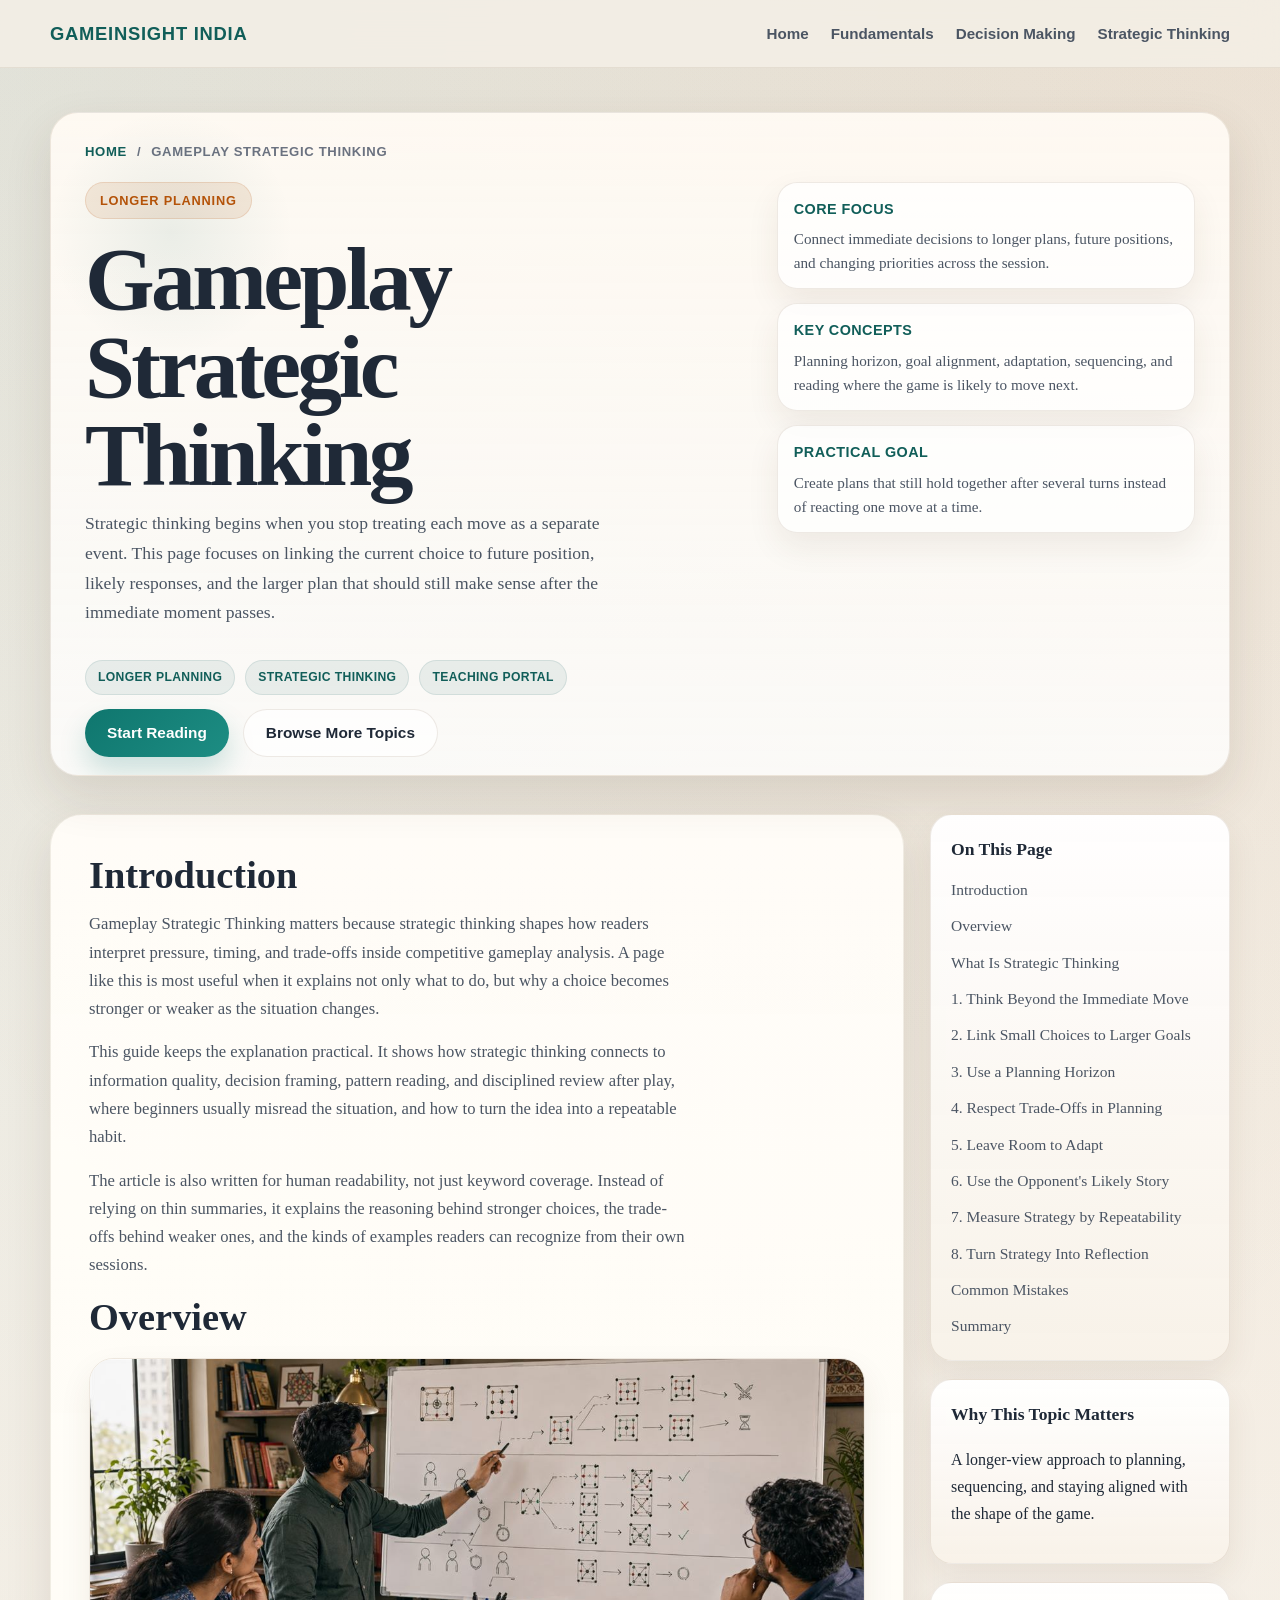
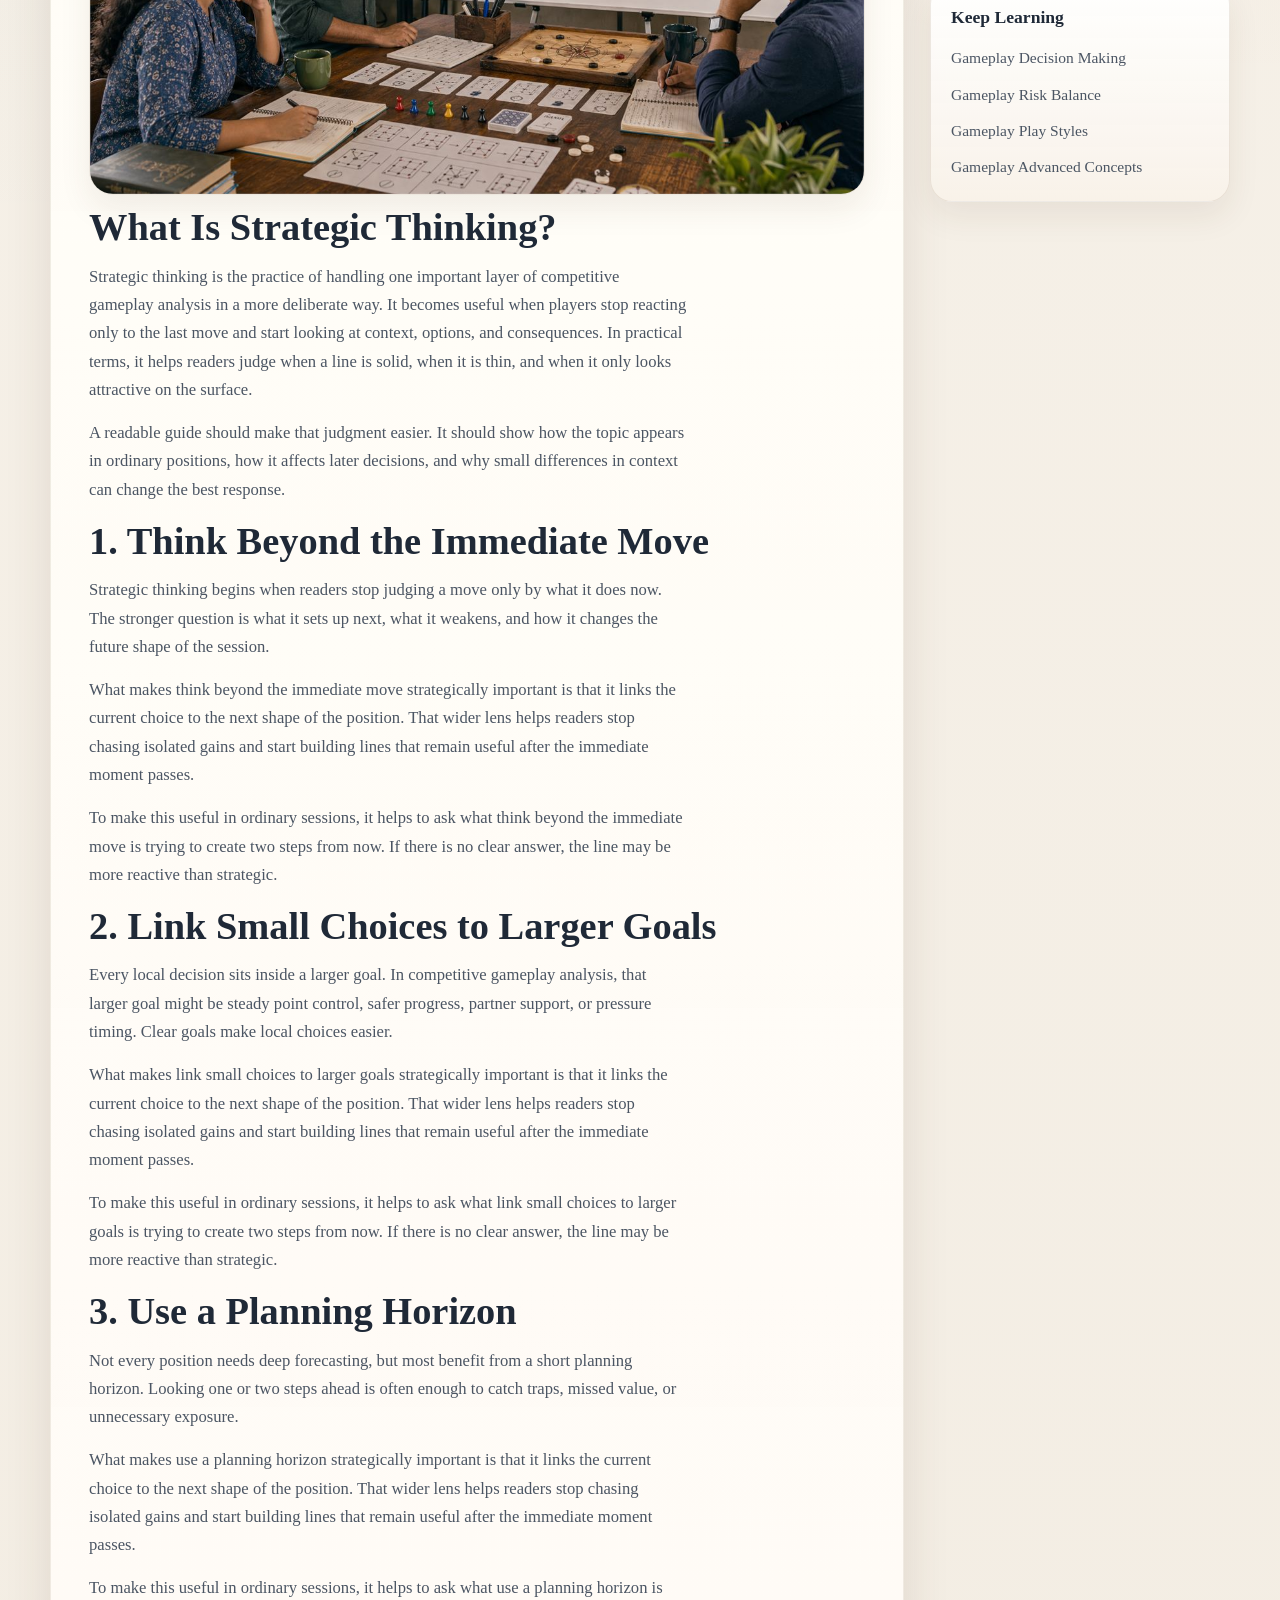
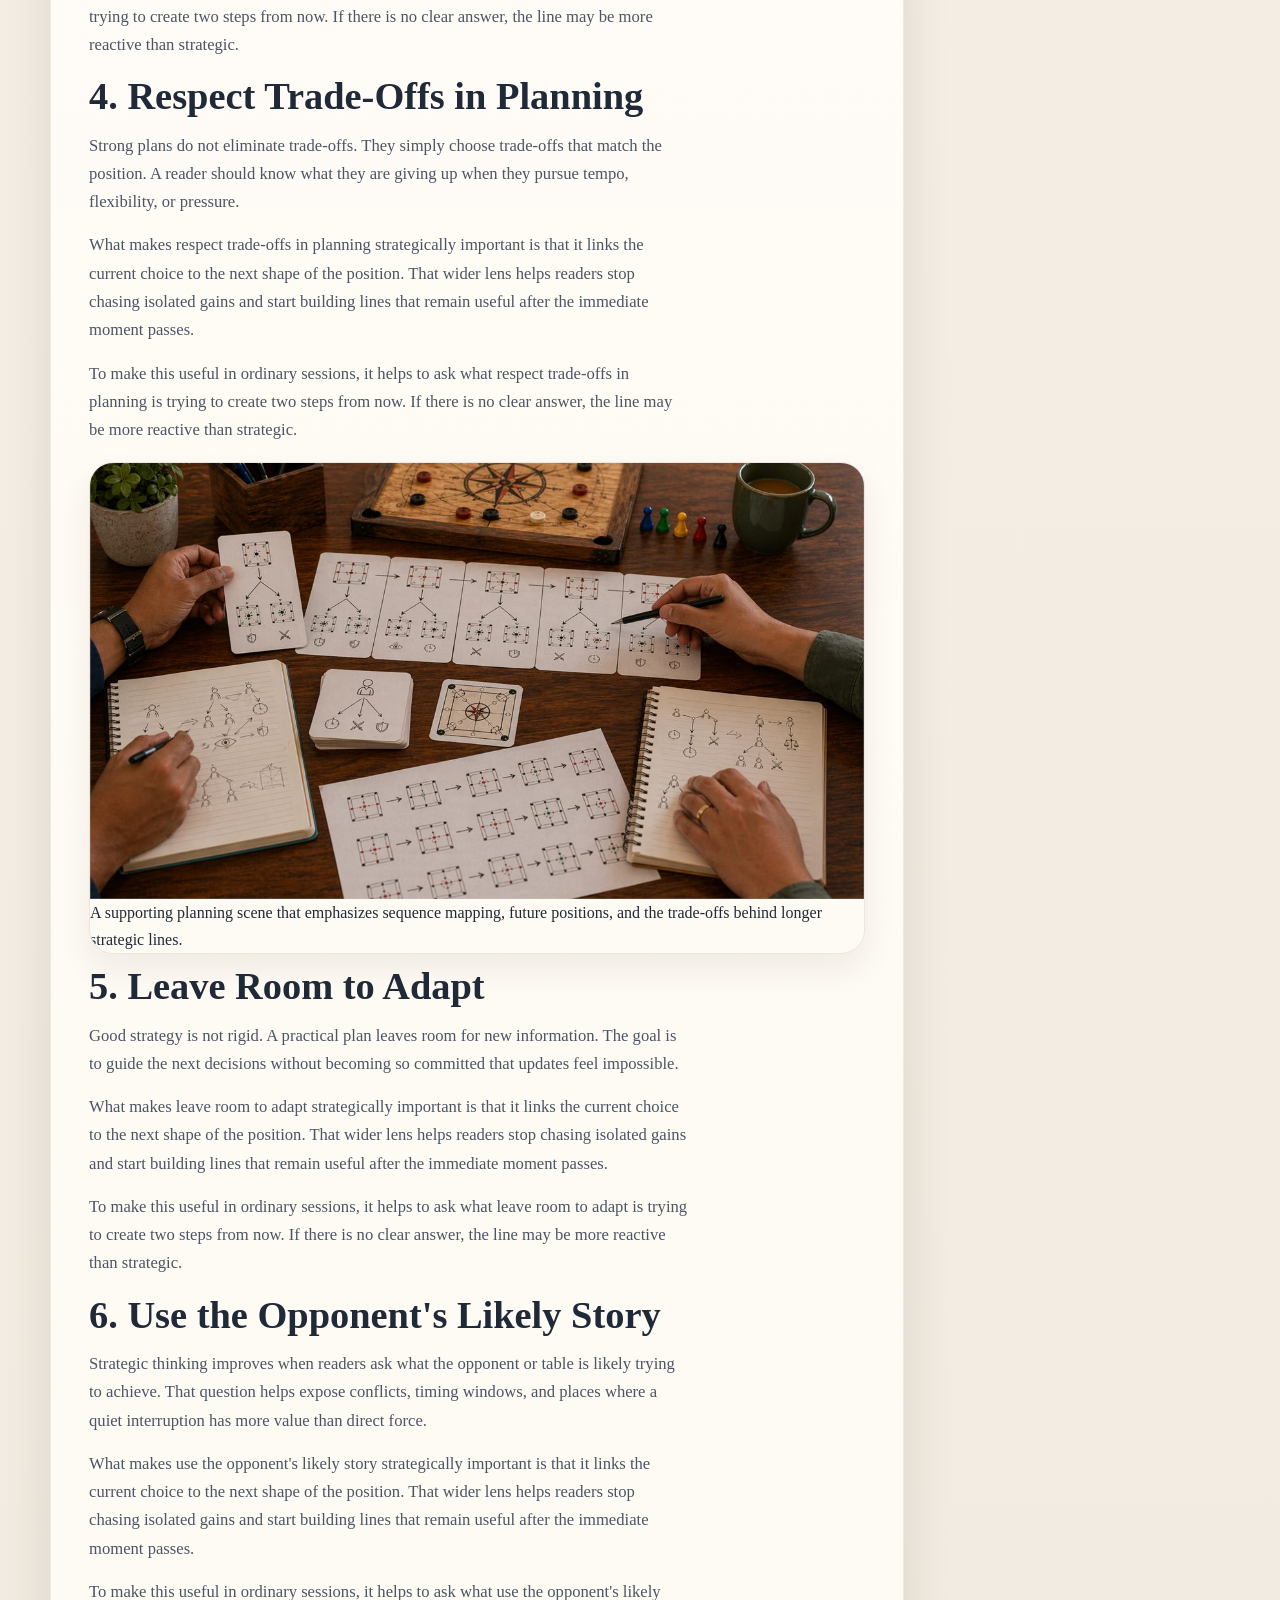
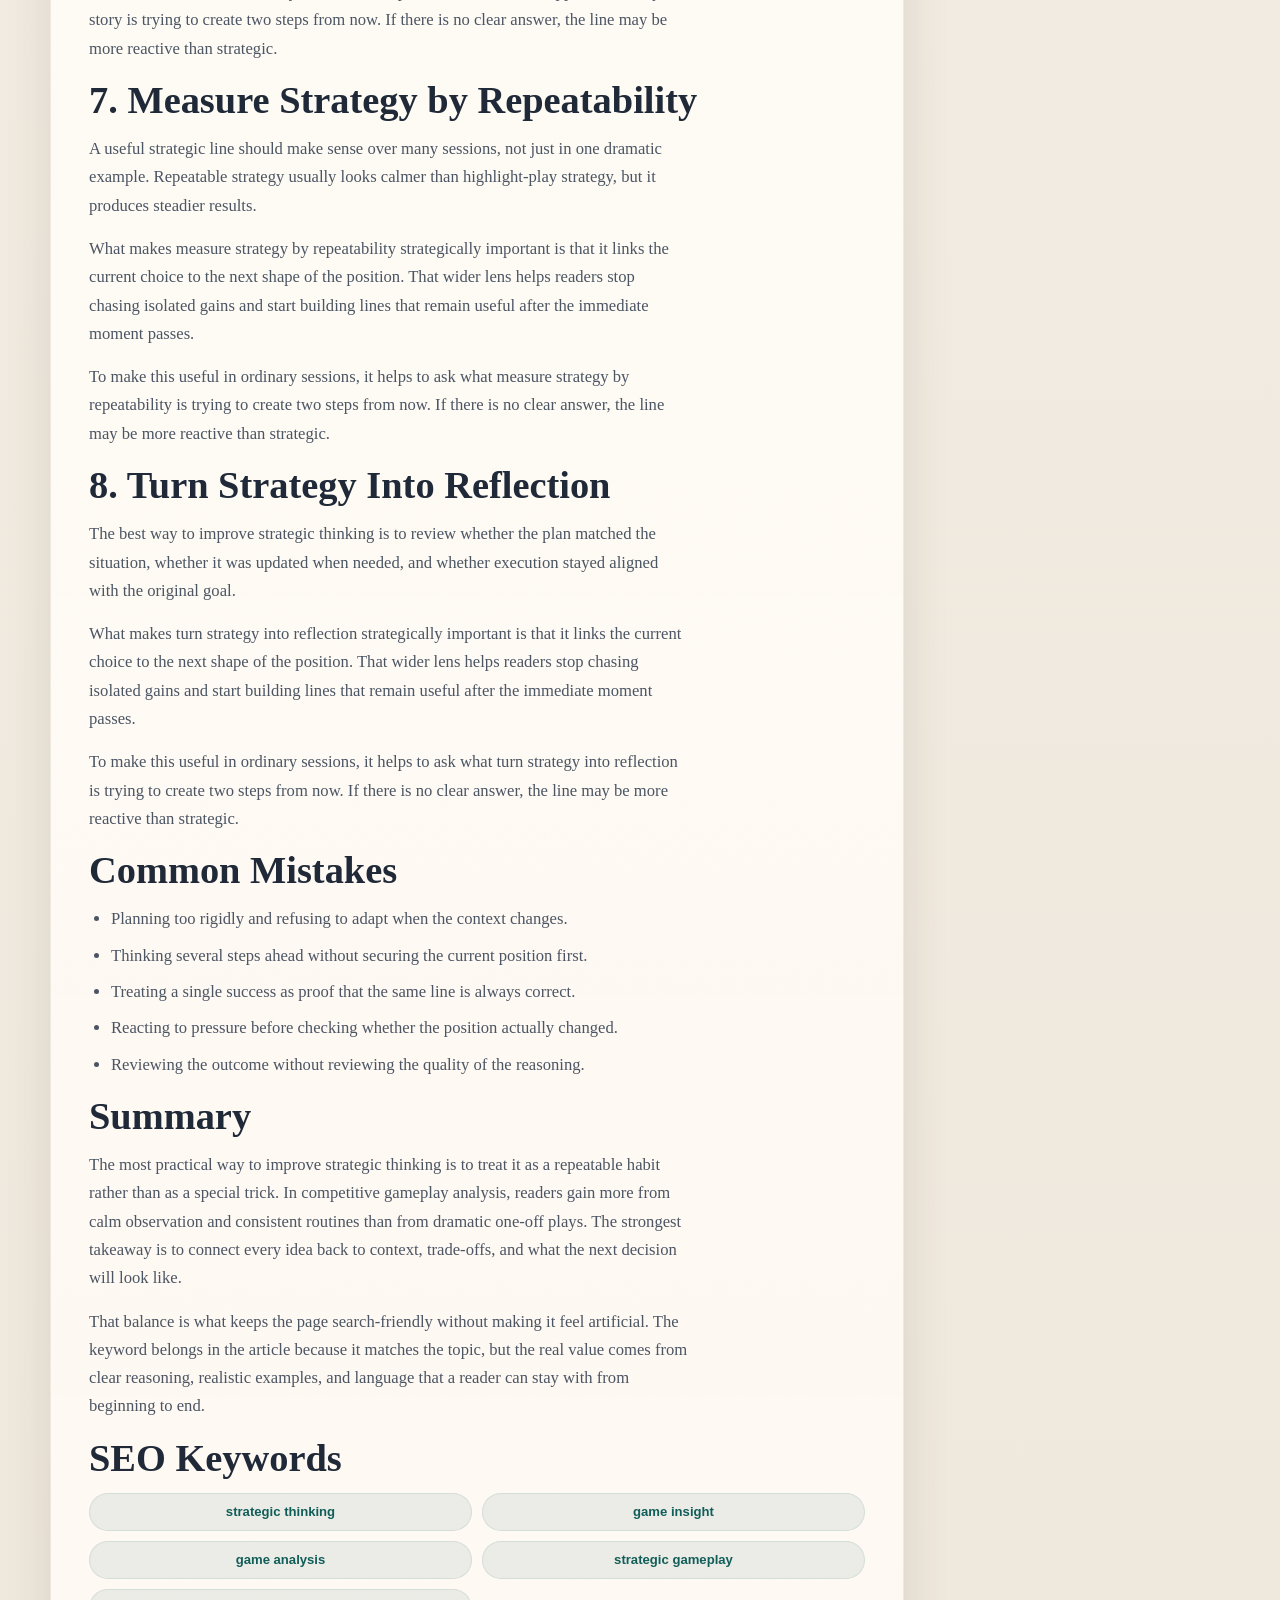
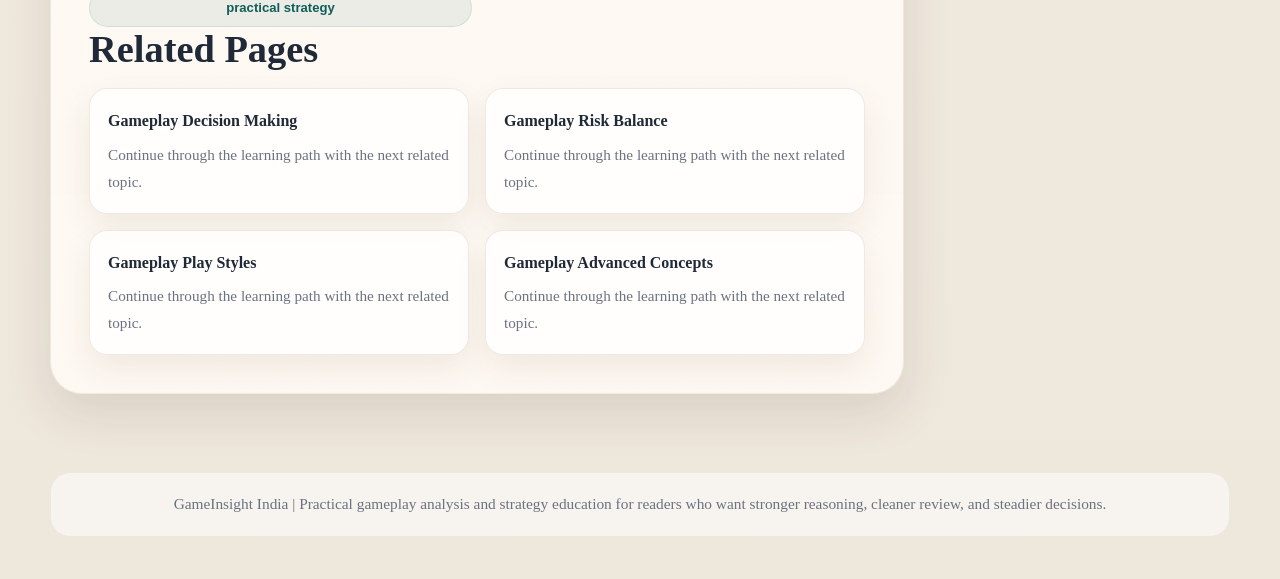
<file: strategic-thinking.html>
<!DOCTYPE html>
<html lang="en">
<head>
  <meta charset="UTF-8" />
  <meta name="viewport" content="width=device-width, initial-scale=1.0" />
  <title>Gameplay Strategic Thinking | GameInsight India</title>
  <meta name="description" content="Gameplay Strategic Thinking matters because strategic thinking shapes how readers interpret pressure, timing, and trade-offs inside competitive gameplay analysis. A page like..." />
  <meta name="keywords" content="strategic thinking, game insight, game analysis, strategic gameplay, practical strategy" />
  <link rel="stylesheet" href="./assets/css/index.css" />
</head>
<body>
  <header class="topbar">
    <div class="container">
      <div class="brand">GameInsight India</div>
      <nav class="nav-links">
        <a href="./index.html">Home</a>
        <a href="./fundamentals.html">Fundamentals</a>
        <a href="./decision-making.html">Decision Making</a>
        <a href="./strategic-thinking.html">Strategic Thinking</a>
      </nav>
    </div>
  </header>

  <section class="hero page-hero page-hero--compact">
    <div class="container">
      <div class="page-hero-panel">
        <div class="breadcrumb"><a href="./index.html">Home</a><span>/</span><span>Gameplay Strategic Thinking</span></div>
        <div class="page-hero-head">
          <div class="page-hero-copy">
            <span class="page-kicker">Longer Planning</span>
            <h1>Gameplay Strategic Thinking</h1>
            <p class="page-hero-lead">Strategic thinking begins when you stop treating each move as a separate event. This page focuses on linking the current choice to future position, likely responses, and the larger plan that should still make sense after the immediate moment passes.</p>
          </div>
          <div class="page-hero-notes"><div class="page-hero-note"><strong>Core Focus</strong><span>Connect immediate decisions to longer plans, future positions, and changing priorities across the session.</span></div><div class="page-hero-note"><strong>Key Concepts</strong><span>Planning horizon, goal alignment, adaptation, sequencing, and reading where the game is likely to move next.</span></div><div class="page-hero-note"><strong>Practical Goal</strong><span>Create plans that still hold together after several turns instead of reacting one move at a time.</span></div></div>
        </div>
        <div class="hero-summary hero-summary-compact"><p>Strategic thinking begins when you stop treating each move as a separate event. This page focuses on linking the current choice to future position, likely responses, and the larger plan that should still make sense after the immediate moment passes.</p></div>
        <div class="hero-chip-row"><span class="chip">Longer Planning</span><span class="chip">strategic thinking</span><span class="chip">Teaching Portal</span></div>
        <div class="hero-actions">
          <a class="cta-btn" href="#overview">Start Reading</a>
          <a class="ghost-btn" href="./index.html#topic-guides">Browse More Topics</a>
        </div>
      </div>
    </div>
  </section>

  <main class="content">
    <div class="container content-shell">
      <article class="article"><section class="article-section" id="introduction"><h2>Introduction</h2><p>Gameplay Strategic Thinking matters because strategic thinking shapes how readers interpret pressure, timing, and trade-offs inside competitive gameplay analysis. A page like this is most useful when it explains not only what to do, but why a choice becomes stronger or weaker as the situation changes.</p><p>This guide keeps the explanation practical. It shows how strategic thinking connects to information quality, decision framing, pattern reading, and disciplined review after play, where beginners usually misread the situation, and how to turn the idea into a repeatable habit.</p><p>The article is also written for human readability, not just keyword coverage. Instead of relying on thin summaries, it explains the reasoning behind stronger choices, the trade-offs behind weaker ones, and the kinds of examples readers can recognize from their own sessions.</p></section><section class="article-section" id="overview"><h2>Overview</h2><figure class="article-image"><img src="./assets/images/strategic-thinking.jpg" alt="GameInsight India strategic thinking illustration in a calm educational workspace" loading="lazy" /></figure></section><section class="article-section" id="what-is-strategic-thinking"><h2>What Is Strategic Thinking?</h2><p>Strategic thinking is the practice of handling one important layer of competitive gameplay analysis in a more deliberate way. It becomes useful when players stop reacting only to the last move and start looking at context, options, and consequences. In practical terms, it helps readers judge when a line is solid, when it is thin, and when it only looks attractive on the surface.</p><p>A readable guide should make that judgment easier. It should show how the topic appears in ordinary positions, how it affects later decisions, and why small differences in context can change the best response.</p></section><section class="article-section" id="1-think-beyond-the-immediate-move"><h2>1. Think Beyond the Immediate Move</h2><p>Strategic thinking begins when readers stop judging a move only by what it does now. The stronger question is what it sets up next, what it weakens, and how it changes the future shape of the session.</p><p>What makes think beyond the immediate move strategically important is that it links the current choice to the next shape of the position. That wider lens helps readers stop chasing isolated gains and start building lines that remain useful after the immediate moment passes.</p><p>To make this useful in ordinary sessions, it helps to ask what think beyond the immediate move is trying to create two steps from now. If there is no clear answer, the line may be more reactive than strategic.</p></section><section class="article-section" id="2-link-small-choices-to-larger-goals"><h2>2. Link Small Choices to Larger Goals</h2><p>Every local decision sits inside a larger goal. In competitive gameplay analysis, that larger goal might be steady point control, safer progress, partner support, or pressure timing. Clear goals make local choices easier.</p><p>What makes link small choices to larger goals strategically important is that it links the current choice to the next shape of the position. That wider lens helps readers stop chasing isolated gains and start building lines that remain useful after the immediate moment passes.</p><p>To make this useful in ordinary sessions, it helps to ask what link small choices to larger goals is trying to create two steps from now. If there is no clear answer, the line may be more reactive than strategic.</p></section><section class="article-section" id="3-use-a-planning-horizon"><h2>3. Use a Planning Horizon</h2><p>Not every position needs deep forecasting, but most benefit from a short planning horizon. Looking one or two steps ahead is often enough to catch traps, missed value, or unnecessary exposure.</p><p>What makes use a planning horizon strategically important is that it links the current choice to the next shape of the position. That wider lens helps readers stop chasing isolated gains and start building lines that remain useful after the immediate moment passes.</p><p>To make this useful in ordinary sessions, it helps to ask what use a planning horizon is trying to create two steps from now. If there is no clear answer, the line may be more reactive than strategic.</p></section><section class="article-section" id="4-respect-trade-offs-in-planning"><h2>4. Respect Trade-Offs in Planning</h2><p>Strong plans do not eliminate trade-offs. They simply choose trade-offs that match the position. A reader should know what they are giving up when they pursue tempo, flexibility, or pressure.</p><p>What makes respect trade-offs in planning strategically important is that it links the current choice to the next shape of the position. That wider lens helps readers stop chasing isolated gains and start building lines that remain useful after the immediate moment passes.</p><p>To make this useful in ordinary sessions, it helps to ask what respect trade-offs in planning is trying to create two steps from now. If there is no clear answer, the line may be more reactive than strategic.</p><figure class="article-image article-image--support"><img src="./assets/images/strategic-thinking-study.jpg" alt="Strategic planning lesson with future move sequences and game flow mapping" loading="lazy" /><figcaption>A supporting planning scene that emphasizes sequence mapping, future positions, and the trade-offs behind longer strategic lines.</figcaption></figure></section><section class="article-section" id="5-leave-room-to-adapt"><h2>5. Leave Room to Adapt</h2><p>Good strategy is not rigid. A practical plan leaves room for new information. The goal is to guide the next decisions without becoming so committed that updates feel impossible.</p><p>What makes leave room to adapt strategically important is that it links the current choice to the next shape of the position. That wider lens helps readers stop chasing isolated gains and start building lines that remain useful after the immediate moment passes.</p><p>To make this useful in ordinary sessions, it helps to ask what leave room to adapt is trying to create two steps from now. If there is no clear answer, the line may be more reactive than strategic.</p></section><section class="article-section" id="6-use-the-opponent-s-likely-story"><h2>6. Use the Opponent&#x27;s Likely Story</h2><p>Strategic thinking improves when readers ask what the opponent or table is likely trying to achieve. That question helps expose conflicts, timing windows, and places where a quiet interruption has more value than direct force.</p><p>What makes use the opponent&#x27;s likely story strategically important is that it links the current choice to the next shape of the position. That wider lens helps readers stop chasing isolated gains and start building lines that remain useful after the immediate moment passes.</p><p>To make this useful in ordinary sessions, it helps to ask what use the opponent&#x27;s likely story is trying to create two steps from now. If there is no clear answer, the line may be more reactive than strategic.</p></section><section class="article-section" id="7-measure-strategy-by-repeatability"><h2>7. Measure Strategy by Repeatability</h2><p>A useful strategic line should make sense over many sessions, not just in one dramatic example. Repeatable strategy usually looks calmer than highlight-play strategy, but it produces steadier results.</p><p>What makes measure strategy by repeatability strategically important is that it links the current choice to the next shape of the position. That wider lens helps readers stop chasing isolated gains and start building lines that remain useful after the immediate moment passes.</p><p>To make this useful in ordinary sessions, it helps to ask what measure strategy by repeatability is trying to create two steps from now. If there is no clear answer, the line may be more reactive than strategic.</p></section><section class="article-section" id="8-turn-strategy-into-reflection"><h2>8. Turn Strategy Into Reflection</h2><p>The best way to improve strategic thinking is to review whether the plan matched the situation, whether it was updated when needed, and whether execution stayed aligned with the original goal.</p><p>What makes turn strategy into reflection strategically important is that it links the current choice to the next shape of the position. That wider lens helps readers stop chasing isolated gains and start building lines that remain useful after the immediate moment passes.</p><p>To make this useful in ordinary sessions, it helps to ask what turn strategy into reflection is trying to create two steps from now. If there is no clear answer, the line may be more reactive than strategic.</p></section><section class="article-section" id="common-mistakes"><h2>Common Mistakes</h2><ul><li>Planning too rigidly and refusing to adapt when the context changes.</li><li>Thinking several steps ahead without securing the current position first.</li><li>Treating a single success as proof that the same line is always correct.</li><li>Reacting to pressure before checking whether the position actually changed.</li><li>Reviewing the outcome without reviewing the quality of the reasoning.</li></ul></section><section class="article-section" id="summary"><h2>Summary</h2><p class="article-lead">The most practical way to improve strategic thinking is to treat it as a repeatable habit rather than as a special trick. In competitive gameplay analysis, readers gain more from calm observation and consistent routines than from dramatic one-off plays. The strongest takeaway is to connect every idea back to context, trade-offs, and what the next decision will look like.</p><p>That balance is what keeps the page search-friendly without making it feel artificial. The keyword belongs in the article because it matches the topic, but the real value comes from clear reasoning, realistic examples, and language that a reader can stay with from beginning to end.</p></section><section class="article-section" id="seo-keywords"><h2>SEO Keywords</h2><div class="keyword-list"><span class="keyword-pill">strategic thinking</span><span class="keyword-pill">game insight</span><span class="keyword-pill">game analysis</span><span class="keyword-pill">strategic gameplay</span><span class="keyword-pill">practical strategy</span></div></section><section class="article-section" id="related-pages"><h2>Related Pages</h2><div class="related-grid"><a class="related-card" href="./decision-making.html"><strong>Gameplay Decision Making</strong><span>Continue through the learning path with the next related topic.</span></a><a class="related-card" href="./risk-balance.html"><strong>Gameplay Risk Balance</strong><span>Continue through the learning path with the next related topic.</span></a><a class="related-card" href="./play-styles.html"><strong>Gameplay Play Styles</strong><span>Continue through the learning path with the next related topic.</span></a><a class="related-card" href="./advanced-concepts.html"><strong>Gameplay Advanced Concepts</strong><span>Continue through the learning path with the next related topic.</span></a></div></section></article>
      <aside class="sidebar-stack">
        <section class="sidebar-card">
          <h3>On This Page</h3>
          <div class="toc-list"><a href="#introduction">Introduction</a><a href="#overview">Overview</a><a href="#what-is-strategic-thinking">What Is Strategic Thinking</a><a href="#1-think-beyond-the-immediate-move">1. Think Beyond the Immediate Move</a><a href="#2-link-small-choices-to-larger-goals">2. Link Small Choices to Larger Goals</a><a href="#3-use-a-planning-horizon">3. Use a Planning Horizon</a><a href="#4-respect-trade-offs-in-planning">4. Respect Trade-Offs in Planning</a><a href="#5-leave-room-to-adapt">5. Leave Room to Adapt</a><a href="#6-use-the-opponent-s-likely-story">6. Use the Opponent&#x27;s Likely Story</a><a href="#7-measure-strategy-by-repeatability">7. Measure Strategy by Repeatability</a><a href="#8-turn-strategy-into-reflection">8. Turn Strategy Into Reflection</a><a href="#common-mistakes">Common Mistakes</a><a href="#summary">Summary</a></div>
        </section>
        <section class="sidebar-card">
          <h3>Why This Topic Matters</h3>
          <p>A longer-view approach to planning, sequencing, and staying aligned with the shape of the game.</p>
        </section>
        <section class="sidebar-card">
          <h3>Keep Learning</h3>
          <div class="related-list"><a href="./decision-making.html">Gameplay Decision Making</a><a href="./risk-balance.html">Gameplay Risk Balance</a><a href="./play-styles.html">Gameplay Play Styles</a><a href="./advanced-concepts.html">Gameplay Advanced Concepts</a></div>
        </section>
      </aside>
    </div>
  </main>

  <footer class="footer">
    <div class="container">
      GameInsight India | Practical gameplay analysis and strategy education for readers who want stronger reasoning, cleaner review, and steadier decisions.
    </div>
  </footer>
</body>
</html>
</file>
<file: assets/css/index.css>
﻿:root {
  --bg: #f4efe7;
  --bg-soft: #efe7db;
  --surface: rgba(255, 252, 247, 0.88);
  --surface-strong: #fffdfa;
  --surface-dark: #1f2937;
  --card: rgba(255, 255, 255, 0.82);
  --card-border: rgba(113, 87, 55, 0.14);
  --text: #1f2937;
  --text-soft: #4b5563;
  --text-faint: #6b7280;
  --accent: #0f766e;
  --accent-strong: #115e59;
  --accent-soft: #d9f2ed;
  --warm: #b45309;
  --warm-soft: #f7e7cf;
  --shadow: 0 20px 48px rgba(74, 52, 30, 0.12);
  --shadow-soft: 0 14px 32px rgba(74, 52, 30, 0.08);
  --radius-xl: 28px;
  --radius-lg: 22px;
  --radius-md: 16px;
  --radius-sm: 999px;
}

* {
  box-sizing: border-box;
}

html {
  scroll-behavior: smooth;
}

body {
  margin: 0;
  color: var(--text);
  font-family: Georgia, "Times New Roman", serif;
  line-height: 1.7;
  background:
    radial-gradient(circle at top left, rgba(17, 94, 89, 0.09), transparent 26%),
    radial-gradient(circle at top right, rgba(180, 83, 9, 0.09), transparent 24%),
    linear-gradient(180deg, #f7f2ea 0%, #f3ede3 52%, #eee7dc 100%);
}

a {
  color: inherit;
  text-decoration: none;
}

img {
  display: block;
  max-width: 100%;
}

.container {
  width: min(1180px, calc(100% - 40px));
  margin: 0 auto;
}

.topbar {
  position: sticky;
  top: 0;
  z-index: 20;
  background: rgba(244, 239, 231, 0.82);
  backdrop-filter: blur(16px);
  border-bottom: 1px solid rgba(113, 87, 55, 0.1);
}

.topbar .container {
  display: flex;
  align-items: center;
  justify-content: space-between;
  gap: 24px;
  padding: 18px 0;
}

.brand {
  font-family: "Trebuchet MS", "Segoe UI", sans-serif;
  font-size: 1.15rem;
  font-weight: 800;
  letter-spacing: 0.04em;
  text-transform: uppercase;
  color: var(--accent-strong);
}

.nav-links {
  display: flex;
  align-items: center;
  gap: 22px;
  flex-wrap: wrap;
}

.nav-links a {
  font-family: "Trebuchet MS", "Segoe UI", sans-serif;
  font-size: 0.95rem;
  font-weight: 700;
  color: var(--text-soft);
  transition: color 0.2s ease, opacity 0.2s ease;
}

.nav-links a:hover,
.nav-links a:focus-visible {
  color: var(--accent);
}

.hero {
  padding: 44px 0 30px;
}

.hero-grid {
  display: grid;
  grid-template-columns: minmax(0, 1.06fr) minmax(320px, 0.94fr);
  gap: 30px;
  align-items: stretch;
}

.hero-grid-single {
  grid-template-columns: 1fr;
}

.hero-grid > div:first-child {
  background: linear-gradient(180deg, rgba(255, 250, 243, 0.92), rgba(255, 255, 255, 0.72));
  border: 1px solid rgba(113, 87, 55, 0.12);
  border-radius: var(--radius-xl);
  padding: 40px;
  box-shadow: var(--shadow);
  position: relative;
  overflow: hidden;
}

.hero-grid > div:first-child::before {
  content: "";
  position: absolute;
  inset: 0 auto auto 0;
  width: 180px;
  height: 180px;
  background: radial-gradient(circle, rgba(17, 94, 89, 0.12), transparent 70%);
  pointer-events: none;
}

.eyebrow {
  display: inline-flex;
  align-items: center;
  padding: 8px 14px;
  border-radius: var(--radius-sm);
  background: var(--accent-soft);
  color: var(--accent-strong);
  border: 1px solid rgba(17, 94, 89, 0.12);
  font-family: "Trebuchet MS", "Segoe UI", sans-serif;
  font-size: 0.82rem;
  font-weight: 800;
  text-transform: uppercase;
  letter-spacing: 0.08em;
  margin-bottom: 18px;
}

.hero h1 {
  margin: 0 0 18px;
  font-size: clamp(2.6rem, 5.4vw, 4.9rem);
  line-height: 0.98;
  letter-spacing: -0.04em;
  max-width: 12ch;
}

.hero p {
  margin: 0 0 18px;
  font-size: 1.1rem;
  color: var(--text-soft);
  max-width: 62ch;
}

.hero-actions {
  display: flex;
  flex-wrap: wrap;
  gap: 14px;
  margin-top: 28px;
}

.cta-btn,
.ghost-btn {
  display: inline-flex;
  align-items: center;
  justify-content: center;
  min-height: 48px;
  padding: 0 22px;
  border-radius: var(--radius-sm);
  font-family: "Trebuchet MS", "Segoe UI", sans-serif;
  font-size: 0.96rem;
  font-weight: 800;
  transition: transform 0.2s ease, box-shadow 0.2s ease, background 0.2s ease;
}

.cta-btn {
  background: linear-gradient(135deg, var(--accent), #1d8d83);
  color: #ffffff;
  box-shadow: 0 14px 28px rgba(15, 118, 110, 0.2);
}

.ghost-btn {
  background: rgba(255, 255, 255, 0.68);
  border: 1px solid rgba(113, 87, 55, 0.12);
  color: var(--text);
}

.cta-btn:hover,
.ghost-btn:hover,
.cta-btn:focus-visible,
.ghost-btn:focus-visible {
  transform: translateY(-1px);
}

.hero-card {
  background:
    linear-gradient(180deg, rgba(30, 41, 59, 0.12), rgba(30, 41, 59, 0.04)),
    linear-gradient(180deg, rgba(255, 252, 247, 0.92), rgba(255, 255, 255, 0.74));
  border: 1px solid rgba(113, 87, 55, 0.12);
  border-radius: var(--radius-xl);
  padding: 18px;
  box-shadow: var(--shadow);
}

.hero-card img {
  width: 100%;
  height: 100%;
  min-height: 100%;
  object-fit: cover;
  border-radius: 20px;
}

.breadcrumb {
  display: flex;
  flex-wrap: wrap;
  gap: 10px;
  align-items: center;
  margin-bottom: 18px;
  font-family: "Trebuchet MS", "Segoe UI", sans-serif;
  font-size: 0.82rem;
  font-weight: 700;
  color: var(--text-faint);
  text-transform: uppercase;
  letter-spacing: 0.05em;
}

.breadcrumb a {
  color: var(--accent-strong);
}

.page-kicker {
  display: inline-flex;
  align-items: center;
  gap: 8px;
  margin-bottom: 16px;
  padding: 7px 14px;
  border-radius: var(--radius-sm);
  background: rgba(180, 83, 9, 0.1);
  border: 1px solid rgba(180, 83, 9, 0.14);
  color: var(--warm);
  font-family: "Trebuchet MS", "Segoe UI", sans-serif;
  font-size: 0.8rem;
  font-weight: 800;
  text-transform: uppercase;
  letter-spacing: 0.06em;
}

.hero-summary {
  display: grid;
  gap: 12px;
}

.hero-summary p:last-child {
  margin-bottom: 0;
}

.hero-chip-row {
  display: flex;
  flex-wrap: wrap;
  gap: 10px;
  margin-top: 20px;
}

.page-hero-panel {
  background: linear-gradient(180deg, rgba(255, 250, 243, 0.94), rgba(255, 255, 255, 0.78));
  border: 1px solid rgba(113, 87, 55, 0.12);
  border-radius: var(--radius-xl);
  padding: 28px 34px 18px;
  box-shadow: var(--shadow);
  position: relative;
  overflow: hidden;
}

.page-hero-panel::before {
  content: "";
  position: absolute;
  inset: 0 auto auto 0;
  width: 240px;
  height: 240px;
  background: radial-gradient(circle, rgba(17, 94, 89, 0.08), transparent 72%);
  pointer-events: none;
}

.page-hero-head {
  display: grid;
  grid-template-columns: minmax(0, 1.45fr) minmax(280px, 0.9fr);
  gap: 18px;
  align-items: start;
}

.page-hero-copy {
  position: relative;
  z-index: 1;
}

.page-hero--compact h1 {
  max-width: 10ch;
  font-size: clamp(3.3rem, 7vw, 5.6rem);
  margin-bottom: 10px;
}

.page-hero-lead {
  margin-bottom: 0;
  font-size: 1.08rem;
  max-width: 38ch;
  color: var(--text);
}

.page-hero-notes {
  display: grid;
  gap: 14px;
  position: relative;
  z-index: 1;
}

.page-hero-note {
  padding: 14px 16px;
  border-radius: 20px;
  background: rgba(255, 255, 255, 0.72);
  border: 1px solid rgba(113, 87, 55, 0.12);
  box-shadow: var(--shadow-soft);
}

.page-hero-note strong {
  display: block;
  margin-bottom: 6px;
  font-family: "Trebuchet MS", "Segoe UI", sans-serif;
  font-size: 0.9rem;
  font-weight: 800;
  letter-spacing: 0.03em;
  text-transform: uppercase;
  color: var(--accent-strong);
}

.page-hero-note span {
  display: block;
  color: var(--text-soft);
  font-size: 0.95rem;
  line-height: 1.56;
}

.hero-summary-compact {
  display: none;
}

.hero-summary-compact p {
  max-width: 72ch;
  margin-bottom: 0;
}

.page-hero-panel .hero-chip-row {
  margin-top: 14px;
}

.page-hero-panel .hero-actions {
  margin-top: 14px;
}

.content {
  padding: 8px 0 54px;
}

.content-shell {
  display: grid;
  grid-template-columns: minmax(0, 1fr) 300px;
  gap: 26px;
  align-items: start;
}

.article {
  background: linear-gradient(180deg, rgba(255, 253, 248, 0.96), rgba(255, 250, 244, 0.9));
  border: 1px solid rgba(113, 87, 55, 0.1);
  border-radius: 32px;
  padding: 38px;
  box-shadow: var(--shadow);
}

.article h2,
.article h3 {
  margin: 0 0 12px;
  line-height: 1.18;
}

.article h2 {
  font-size: clamp(1.9rem, 3vw, 2.7rem);
}

.article h3 {
  font-size: clamp(1.35rem, 2.2vw, 1.75rem);
}

.article p,
.article li {
  font-size: 1.04rem;
  color: var(--text-soft);
}

.article p {
  margin: 0 0 15px;
  max-width: 72ch;
}

.article ul,
.article ol {
  margin: 0 0 15px;
  padding-left: 22px;
}

.article li {
  margin: 8px 0;
}

.article hr {
  border: 0;
  height: 1px;
  background: linear-gradient(90deg, transparent, rgba(113, 87, 55, 0.18), transparent);
  margin: 34px 0;
}

.article-lead {
  font-size: 1.08rem;
  color: var(--text);
}

.article-section {
  scroll-margin-top: 92px;
}

.article-section h2,
.article-section h3 {
  display: flex;
  align-items: center;
  gap: 10px;
}

.article-image {
  margin: 18px 0 10px;
  border-radius: 24px;
  overflow: hidden;
  border: 1px solid rgba(113, 87, 55, 0.12);
  box-shadow: var(--shadow-soft);
}

.article-image img {
  width: 100%;
  height: auto;
  aspect-ratio: 16 / 9;
  object-fit: cover;
}

.section {
  padding: 8px 0 2px;
}

.section-title {
  display: flex;
  align-items: end;
  justify-content: space-between;
  gap: 20px;
  margin-bottom: 20px;
}

.section-title p {
  margin: 8px 0 0;
  max-width: 62ch;
}

.grid-3 {
  display: grid;
  grid-template-columns: repeat(3, minmax(0, 1fr));
  gap: 22px;
}

.article-card {
  display: flex;
  flex-direction: column;
  height: 100%;
  background: linear-gradient(180deg, rgba(255, 255, 255, 0.98), rgba(248, 242, 233, 0.9));
  border: 1px solid rgba(113, 87, 55, 0.12);
  border-radius: 24px;
  padding: 18px;
  box-shadow: var(--shadow-soft);
  transition: transform 0.22s ease, box-shadow 0.22s ease, border-color 0.22s ease;
}

.article-card:hover,
.article-card:focus-within {
  transform: translateY(-4px);
  box-shadow: 0 22px 38px rgba(74, 52, 30, 0.12);
  border-color: rgba(17, 94, 89, 0.2);
}

.article-thumb {
  border-radius: 18px;
  overflow: hidden;
  background: linear-gradient(180deg, #efe3d2, #f7f3ed);
  border: 1px solid rgba(113, 87, 55, 0.1);
  margin-bottom: 14px;
}

.article-thumb img {
  width: 100%;
  aspect-ratio: 16 / 9;
  object-fit: cover;
}

.article-meta {
  display: flex;
  flex-wrap: wrap;
  gap: 10px;
  margin-bottom: 8px;
}

.chip {
  display: inline-flex;
  align-items: center;
  padding: 6px 12px;
  border-radius: var(--radius-sm);
  background: rgba(17, 94, 89, 0.08);
  border: 1px solid rgba(17, 94, 89, 0.1);
  color: var(--accent-strong);
  font-family: "Trebuchet MS", "Segoe UI", sans-serif;
  font-size: 0.76rem;
  font-weight: 800;
  letter-spacing: 0.03em;
  text-transform: uppercase;
}

.article-card h3 {
  margin: 0 0 10px;
  font-size: 1.32rem;
  line-height: 1.25;
}

.muted {
  color: var(--text-faint);
}

.article-card .muted {
  flex: 1;
  font-size: 0.98rem;
}

.article-link {
  display: inline-flex;
  align-items: center;
  gap: 8px;
  margin-top: 12px;
  font-family: "Trebuchet MS", "Segoe UI", sans-serif;
  font-size: 0.96rem;
  font-weight: 800;
  color: var(--accent-strong);
}

.article-link:hover,
.article-link:focus-visible {
  color: var(--warm);
}

.sidebar-stack {
  display: grid;
  gap: 18px;
  position: sticky;
  top: 92px;
}

.sidebar-card {
  background: linear-gradient(180deg, rgba(255, 255, 255, 0.96), rgba(248, 242, 233, 0.92));
  border: 1px solid rgba(113, 87, 55, 0.12);
  border-radius: 22px;
  padding: 20px;
  box-shadow: var(--shadow-soft);
}

.sidebar-card h3 {
  margin: 0 0 12px;
  font-size: 1.1rem;
}

.toc-list,
.related-list,
.keyword-list {
  display: grid;
  gap: 10px;
}

.toc-list a,
.related-list a {
  color: var(--text-soft);
  font-size: 0.97rem;
}

.toc-list a:hover,
.related-list a:hover,
.toc-list a:focus-visible,
.related-list a:focus-visible {
  color: var(--accent-strong);
}

.keyword-list {
  grid-template-columns: repeat(2, minmax(0, 1fr));
}

.keyword-pill {
  display: inline-flex;
  align-items: center;
  justify-content: center;
  min-height: 38px;
  padding: 0 12px;
  border-radius: 999px;
  background: rgba(17, 94, 89, 0.08);
  color: var(--accent-strong);
  border: 1px solid rgba(17, 94, 89, 0.1);
  font-family: "Trebuchet MS", "Segoe UI", sans-serif;
  font-size: 0.82rem;
  font-weight: 700;
  text-align: center;
}

.related-grid {
  display: grid;
  grid-template-columns: repeat(2, minmax(0, 1fr));
  gap: 16px;
  margin-top: 16px;
}

.related-card {
  display: block;
  padding: 18px;
  border-radius: 18px;
  background: rgba(255, 255, 255, 0.82);
  border: 1px solid rgba(113, 87, 55, 0.12);
  box-shadow: var(--shadow-soft);
}

.related-card strong {
  display: block;
  margin-bottom: 6px;
  font-size: 1rem;
}

.related-card span {
  color: var(--text-faint);
  font-size: 0.95rem;
}

.footer {
  padding: 24px 0 42px;
}

.footer .container {
  font-size: 0.96rem;
  color: var(--text-faint);
  text-align: center;
  padding: 18px 20px;
  border-radius: 20px;
  background: rgba(255, 255, 255, 0.52);
  border: 1px solid rgba(113, 87, 55, 0.08);
}

@media (max-width: 1040px) {
  .hero-grid,
  .grid-3,
  .content-shell {
    grid-template-columns: 1fr;
  }

  .hero-card {
    max-width: 860px;
  }

  .sidebar-stack {
    position: static;
    top: auto;
  }

  .page-hero-head {
    grid-template-columns: 1fr;
  }

  .page-hero--compact h1,
  .page-hero-lead {
    max-width: none;
  }
}

@media (max-width: 760px) {
  .container {
    width: min(100% - 24px, 1180px);
  }

  .topbar .container {
    flex-direction: column;
    align-items: flex-start;
  }

  .nav-links {
    gap: 14px;
  }

  .hero-grid > div:first-child,
  .article,
  .page-hero-panel {
    padding: 24px;
  }

  .hero h1 {
    max-width: none;
  }

  .hero p,
  .article p,
  .article li {
    font-size: 1rem;
  }

  .keyword-list,
  .related-grid {
    grid-template-columns: 1fr;
  }
}
</file>
